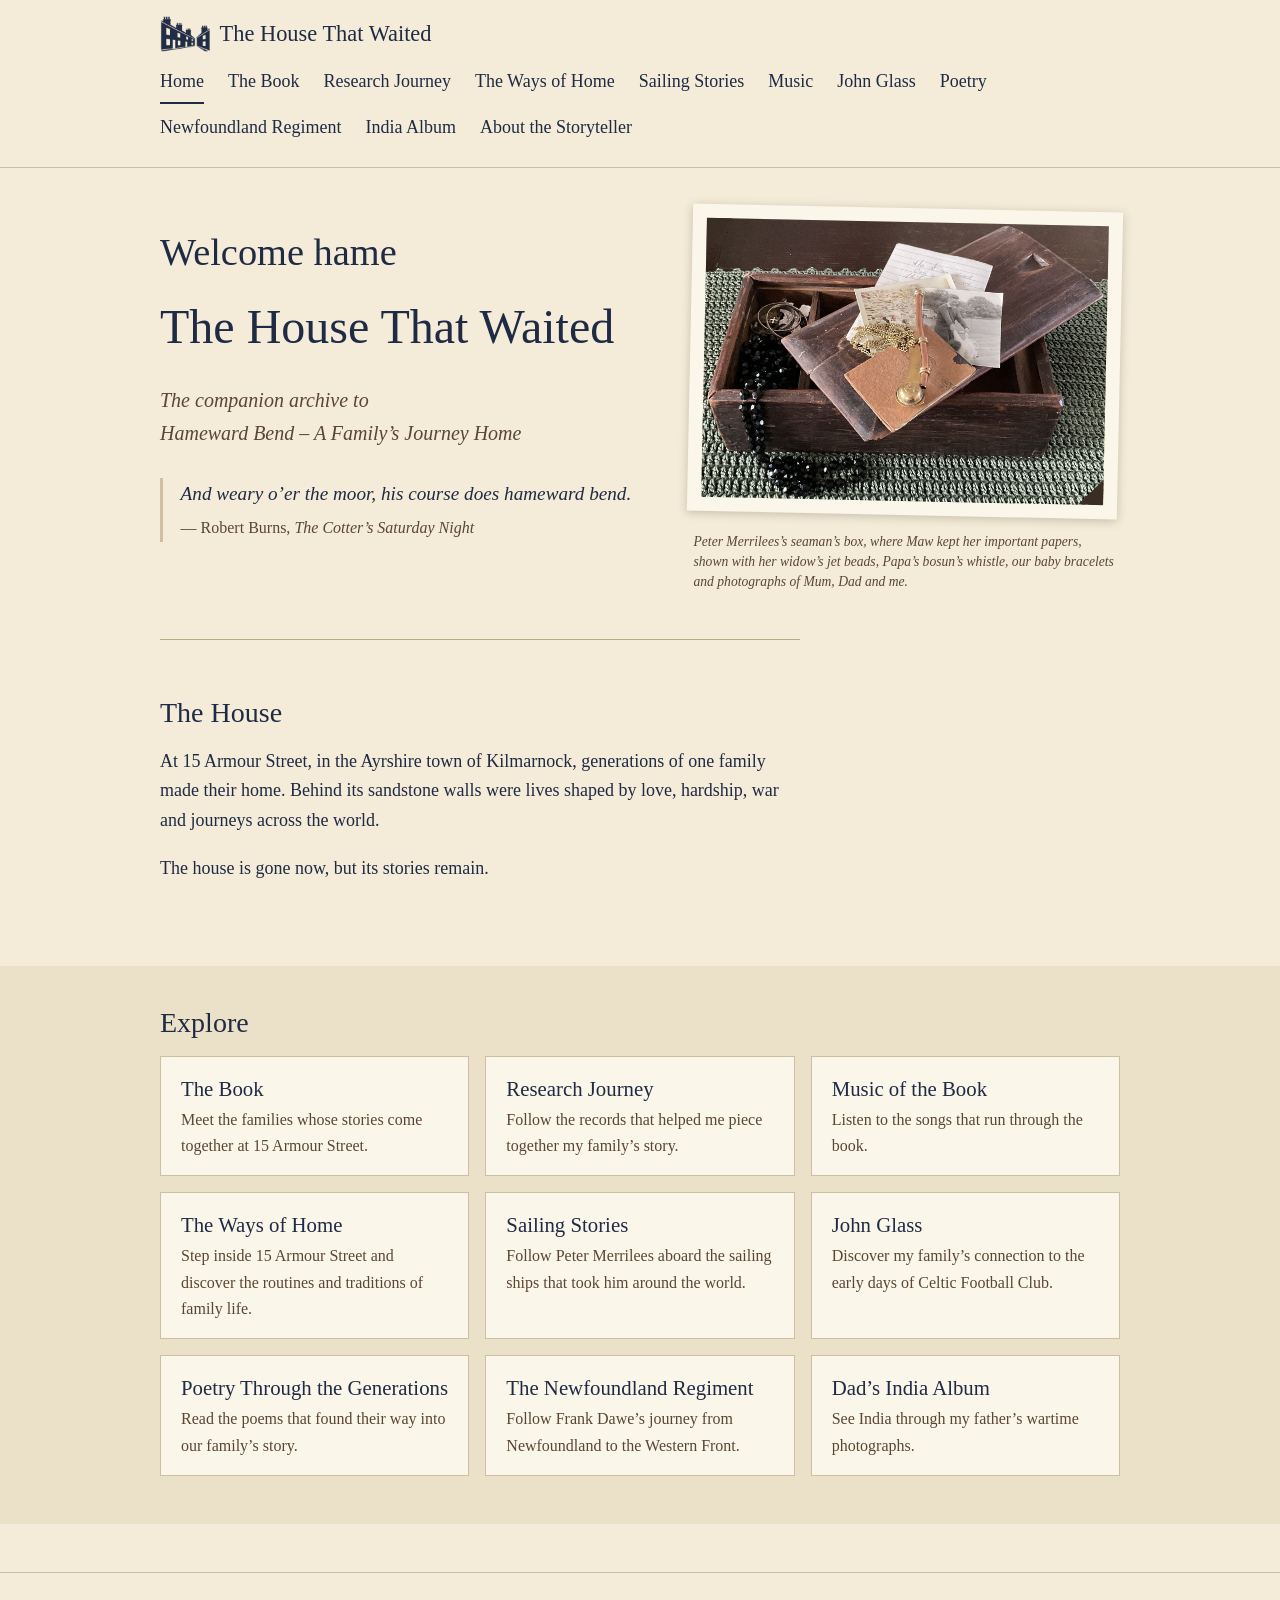
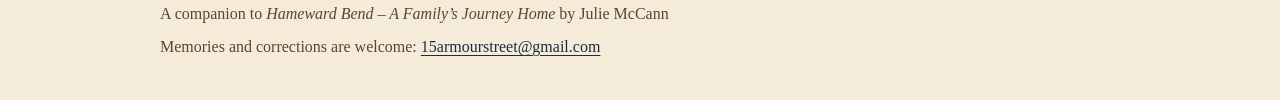
<file: index.html>
<!DOCTYPE html>
<html lang="en-AU">
<head>
  <meta charset="utf-8">
  <meta name="viewport" content="width=device-width, initial-scale=1">
  <meta name="robots" content="noindex, nofollow">
  <!-- EDIT HERE: page title and description (shown in browser tabs and link previews) -->
  <title>The House That Waited</title>
  <meta name="description" content="A companion website for Hameward Bend – A Family’s Journey Home.">
  <link rel="stylesheet" href="css/styles.css">
  <link rel="icon" href="favicon.ico" sizes="any">
  <link rel="icon" type="image/png" sizes="32x32" href="favicon-32x32.png">
  <link rel="apple-touch-icon" href="apple-touch-icon.png">
  <script src="js/main.js" defer></script>
</head>
<body id="top" data-page="home">
  <a class="skip-link" href="#main">Skip to main content</a>

  <!-- Shared header and nav: keep identical on every page. Only list pages that exist. -->
  <header class="site-header">
    <div class="container header-inner">
      <a class="brand" href="./"><img class="brand-mark" src="assets/images/logo/armour-street-mark.png" alt="" width="150" height="108"> The House That Waited</a>
      <nav class="site-nav" aria-label="Main">
        <ul class="nav-list">
          <li><a href="./" aria-current="page">Home</a></li>
          <li><a href="the-book/">The Book</a></li>
          <li><a href="research-journey/">Research Journey</a></li>
          <li><a href="the-ways-of-home/">The Ways of Home</a></li>
          <li><a href="sailing-stories/">Sailing Stories</a></li>
          <li><a href="music/">Music</a></li>
          <li><a href="john-glass/">John Glass</a></li>
          <li><a href="poetry/">Poetry</a></li>
          <li><a href="newfoundland-regiment/">Newfoundland Regiment</a></li>
          <li><a href="india-album/">India Album</a></li>
          <li><a href="about-the-storyteller/">About the Storyteller</a></li>
        </ul>
      </nav>
    </div>
  </header>

  <main id="main" tabindex="-1">

    <section class="hero" aria-labelledby="hero-heading">
      <div class="container hero-inner">
        <div class="hero-text">
          <!-- EDIT HERE: "Welcome hame" sits above the title at Julie's request (22 Nov 2026). -->
          <p class="welcome">Welcome hame</p>
          <h1 id="hero-heading">The House That Waited</h1>
          <!-- EDIT HERE: subtitle -->
          <p class="hero-subtitle">The companion archive to <em>Hameward Bend – A Family’s Journey Home</em></p>
          <!-- EDIT HERE: Burns epigraph -->
          <figure class="epigraph">
            <blockquote><p>And weary o’er the moor, his course does hameward bend.</p></blockquote>
            <figcaption>&mdash; Robert Burns, <em>The Cotter’s Saturday Night</em></figcaption>
          </figure>
        </div>

        <!-- EDIT HERE: hero photograph (the wooden box). Photo is 1600x1109; alt text describes what is visible. -->
        <figure class="hero-photo">
          <div class="photo-frame photo-frame-img">
            <img src="assets/images/wooden-box-open-lid-hero.jpg" alt="An old dark wooden box with its lid slid partly open, on a green knitted mat. On the lid lie a brass whistle, a small tan notebook, a gold chain, two old photographs and a handwritten note. A string of black beads hangs over the front of the box." width="1600" height="1109">
          </div>
          <figcaption class="photo-credit"><em>Peter Merrilees’s seaman’s box, where Maw kept her important papers, shown with her widow’s jet beads, Papa’s bosun’s whistle, our baby bracelets and photographs of Mum, Dad and me.</em></figcaption>
        </figure>
      </div>
    </section>

    <!-- EDIT HERE: The House (Julie's own words; "it's" corrected to "its", Patrick to mention to Julie) -->
    <section class="house" aria-labelledby="house-heading">
      <div class="container">
        <div class="house-body">
          <h2 id="house-heading">The House</h2>
          <p>At 15 Armour Street, in the Ayrshire town of Kilmarnock, generations of one family made their home. Behind its sandstone walls were lives shaped by love, hardship, war and journeys across the world.</p>
          <p>The house is gone now, but its stories remain.</p>
        </div>
      </div>
    </section>

    <section class="doors" aria-labelledby="doors-heading">
      <div class="container">
        <h2 id="doors-heading">Explore</h2>
        <!-- EDIT HERE: the nine doors (three columns on a wide screen). Each live door is a link with Julie's one-sentence description under it (22 Nov 2026).
             A door still being prepared has no link at all.
             To switch one on later: replace its <h3> text with <a href="NEW-PAGE/">Title</a>, change the class to
             "door door-live", and put its description in the paragraph. -->
        <ul class="door-grid">
          <li class="door door-live">
            <h3><a href="the-book/">The Book</a></h3>
            <p class="door-status">Meet the families whose stories come together at 15 Armour Street.</p>
          </li>
          <li class="door door-live">
            <h3><a href="research-journey/">Research Journey</a></h3>
            <p class="door-status">Follow the records that helped me piece together my family’s story.</p>
          </li>
          <li class="door door-live">
            <h3><a href="music/">Music of the Book</a></h3>
            <p class="door-status">Listen to the songs that run through the book.</p>
          </li>
          <li class="door door-live">
            <h3><a href="the-ways-of-home/">The Ways of Home</a></h3>
            <p class="door-status">Step inside 15 Armour Street and discover the routines and traditions of family life.</p>
          </li>
          <li class="door door-live">
            <h3><a href="sailing-stories/">Sailing Stories</a></h3>
            <p class="door-status">Follow Peter Merrilees aboard the sailing ships that took him around the world.</p>
          </li>
          <li class="door door-live">
            <h3><a href="john-glass/">John Glass</a></h3>
            <p class="door-status">Discover my family’s connection to the early days of Celtic Football Club.</p>
          </li>
          <li class="door door-live">
            <h3><a href="poetry/">Poetry Through the Generations</a></h3>
            <p class="door-status">Read the poems that found their way into our family’s story.</p>
          </li>
          <li class="door door-live">
            <h3><a href="newfoundland-regiment/">The Newfoundland Regiment</a></h3>
            <p class="door-status">Follow Frank Dawe’s journey from Newfoundland to the Western Front.</p>
          </li>
          <li class="door door-live">
            <h3><a href="india-album/">Dad’s India Album</a></h3>
            <p class="door-status">See India through my father’s wartime photographs.</p>
          </li>
        </ul>
      </div>
    </section>
  </main>

  <!-- Shared footer: keep identical on every page. -->
  <!-- [ footer wording — Julie to confirm ] -->
  <footer class="site-footer">
    <div class="container">
      <p>A companion to <em>Hameward Bend – A Family’s Journey Home</em> by Julie McCann</p>
      <p>Memories and corrections are welcome: <a href="mailto:15armourstreet@gmail.com" target="_blank" rel="noopener">15armourstreet@gmail.com<span class="visually-hidden"> (opens in a new tab)</span></a></p>
    </div>
  </footer>
</body>
</html>
</file>
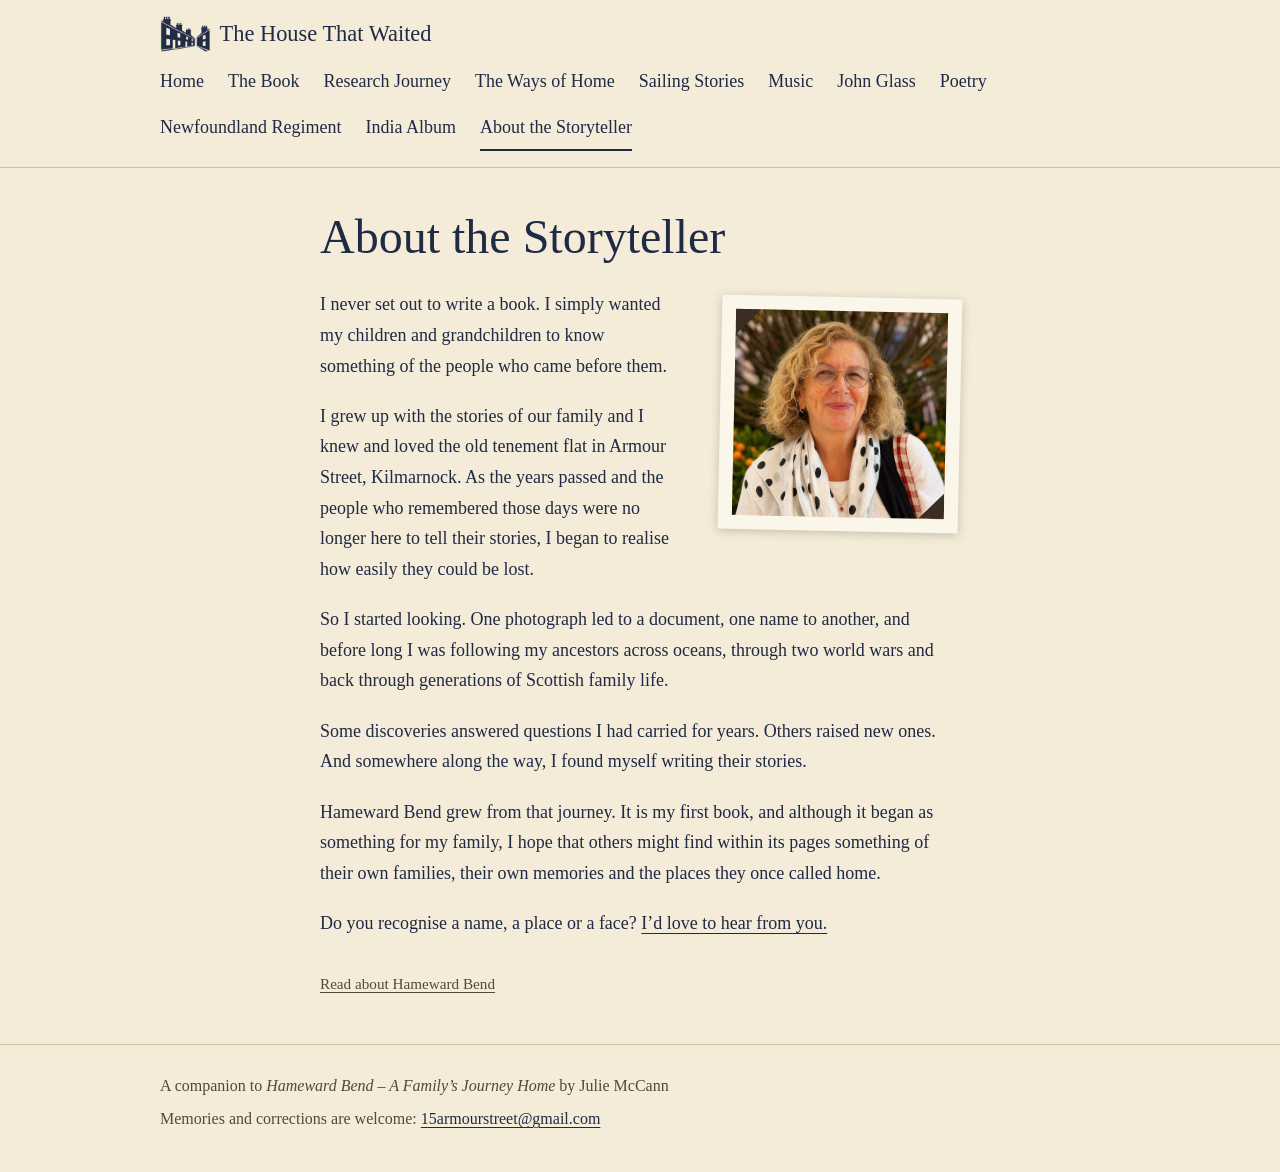
<file: about-the-storyteller/index.html>
<!DOCTYPE html>
<html lang="en-AU">
<head>
  <meta charset="utf-8">
  <meta name="viewport" content="width=device-width, initial-scale=1">
  <meta name="robots" content="noindex, nofollow">
  <!-- EDIT HERE: page title and description (shown in browser tabs and link previews) -->
  <title>About the Storyteller | The House That Waited</title>
  <meta name="description" content="About Julie McCann, author of Hameward Bend – A Family’s Journey Home.">
  <link rel="stylesheet" href="../css/styles.css">
  <link rel="icon" href="../favicon.ico" sizes="any">
  <link rel="icon" type="image/png" sizes="32x32" href="../favicon-32x32.png">
  <link rel="apple-touch-icon" href="../apple-touch-icon.png">
  <script src="../js/main.js" defer></script>
</head>
<body id="top" data-page="about">
  <a class="skip-link" href="#main">Skip to main content</a>

  <!-- Shared header and nav: keep identical on every page. Only list pages that exist. -->
  <header class="site-header">
    <div class="container header-inner">
      <a class="brand" href="../"><img class="brand-mark" src="../assets/images/logo/armour-street-mark.png" alt="" width="150" height="108"> The House That Waited</a>
      <nav class="site-nav" aria-label="Main">
        <ul class="nav-list">
          <li><a href="../">Home</a></li>
          <li><a href="../the-book/">The Book</a></li>
          <li><a href="../research-journey/">Research Journey</a></li>
          <li><a href="../the-ways-of-home/">The Ways of Home</a></li>
          <li><a href="../sailing-stories/">Sailing Stories</a></li>
          <li><a href="../music/">Music</a></li>
          <li><a href="../john-glass/">John Glass</a></li>
          <li><a href="../poetry/">Poetry</a></li>
          <li><a href="../newfoundland-regiment/">Newfoundland Regiment</a></li>
          <li><a href="../india-album/">India Album</a></li>
          <li><a href="../about-the-storyteller/" aria-current="page">About the Storyteller</a></li>
        </ul>
      </nav>
    </div>
  </header>

  <main id="main" tabindex="-1">

    <div class="container chapter about">
      <h1 id="about-title">About the Storyteller</h1>

      <!-- EDIT HERE: portrait (677x660). Alt text describes what is visible. -->
      <!-- Julie confirmed Nov 3: the warm portrait is the one she wants. -->
      <figure class="about-photo">
        <div class="photo-frame photo-frame-img">
          <img src="../assets/images/storyteller/julie-portrait.jpg" alt="Julie McCann, smiling, with curly fair hair and glasses, wearing a white scarf with black polka dots." width="1000" height="971">
        </div>
      </figure>

      <!-- EDIT HERE: Julie's own words, first person -->
      <div class="about-text">
        <p>I never set out to write a book. I simply wanted my children and grandchildren to know something of the people who came before them.</p>
        <p>I grew up with the stories of our family and I knew and loved the old tenement flat in Armour Street, Kilmarnock. As the years passed and the people who remembered those days were no longer here to tell their stories, I began to realise how easily they could be lost.</p>
        <p>So I started looking. One photograph led to a document, one name to another, and before long I was following my ancestors across oceans, through two world wars and back through generations of Scottish family life.</p>
        <p>Some discoveries answered questions I had carried for years. Others raised new ones. And somewhere along the way, I found myself writing their stories.</p>
        <p>Hameward Bend grew from that journey. It is my first book, and although it began as something for my family, I hope that others might find within its pages something of their own families, their own memories and the places they once called home.</p>
        <p>Do you recognise a name, a place or a face? <a href="mailto:15armourstreet@gmail.com" target="_blank" rel="noopener">I’d love to hear from you.<span class="visually-hidden"> (opens in a new tab)</span></a></p>
      </div>

      <!-- EDIT HERE: link back to the book -->
      <p class="about-end"><a href="../the-book/">Read about Hameward Bend</a></p>
    </div>
  </main>

  <!-- Shared footer: keep identical on every page. -->
  <!-- [ footer wording — Julie to confirm ] -->
  <footer class="site-footer">
    <div class="container">
      <p>A companion to <em>Hameward Bend – A Family’s Journey Home</em> by Julie McCann</p>
      <p>Memories and corrections are welcome: <a href="mailto:15armourstreet@gmail.com" target="_blank" rel="noopener">15armourstreet@gmail.com<span class="visually-hidden"> (opens in a new tab)</span></a></p>
    </div>
  </footer>
</body>
</html>
</file>
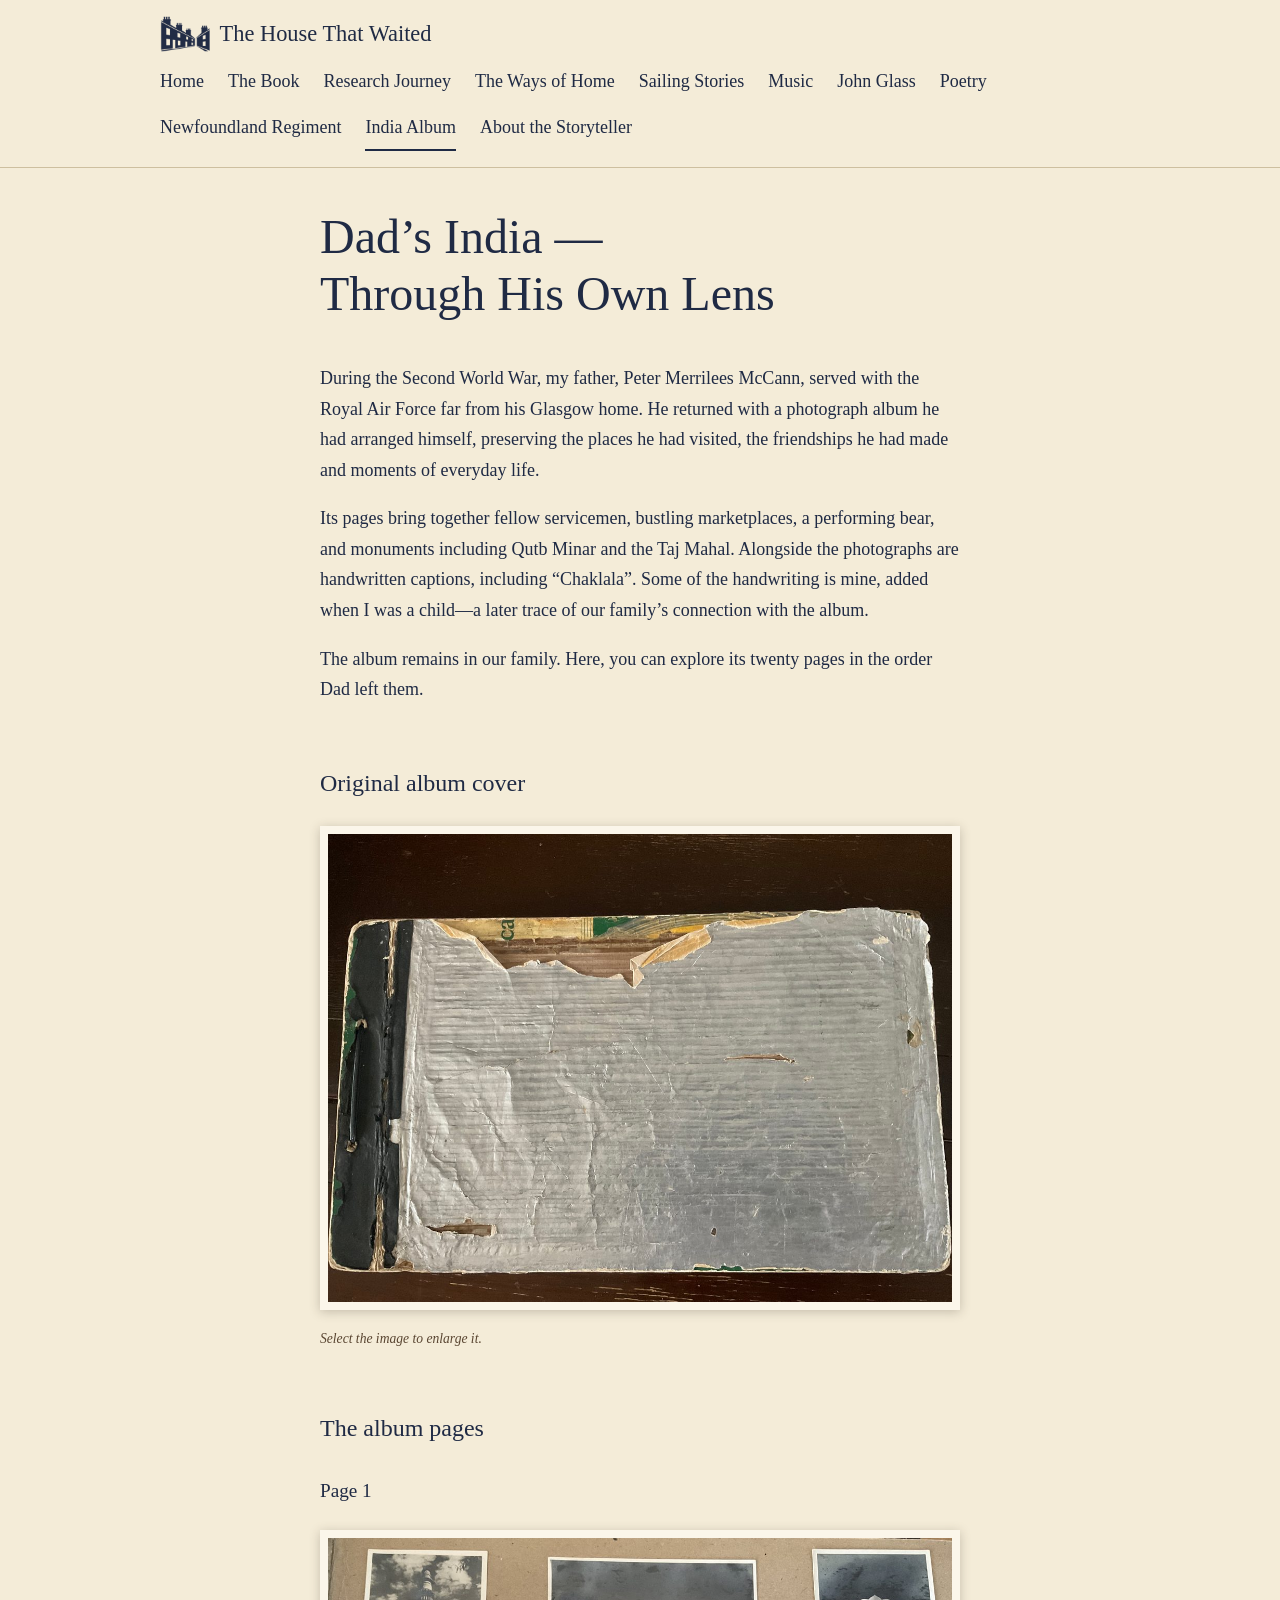
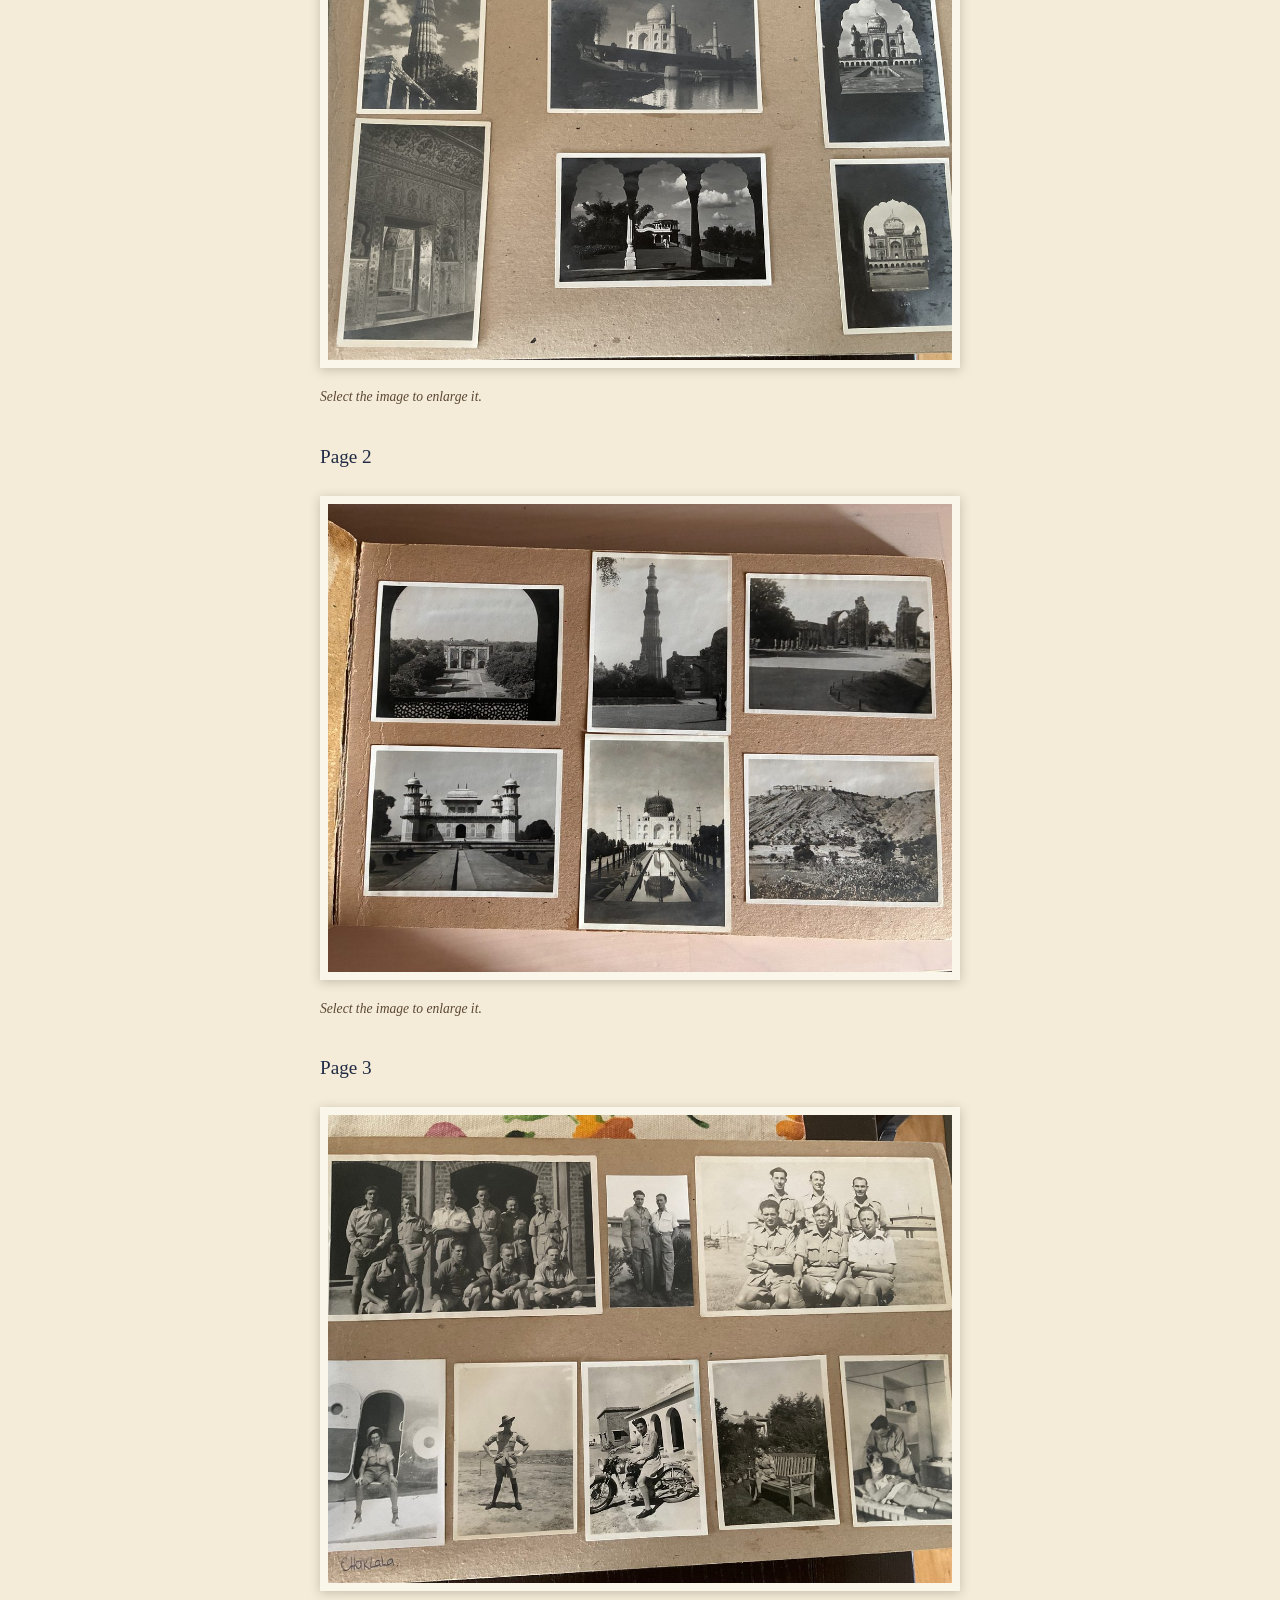
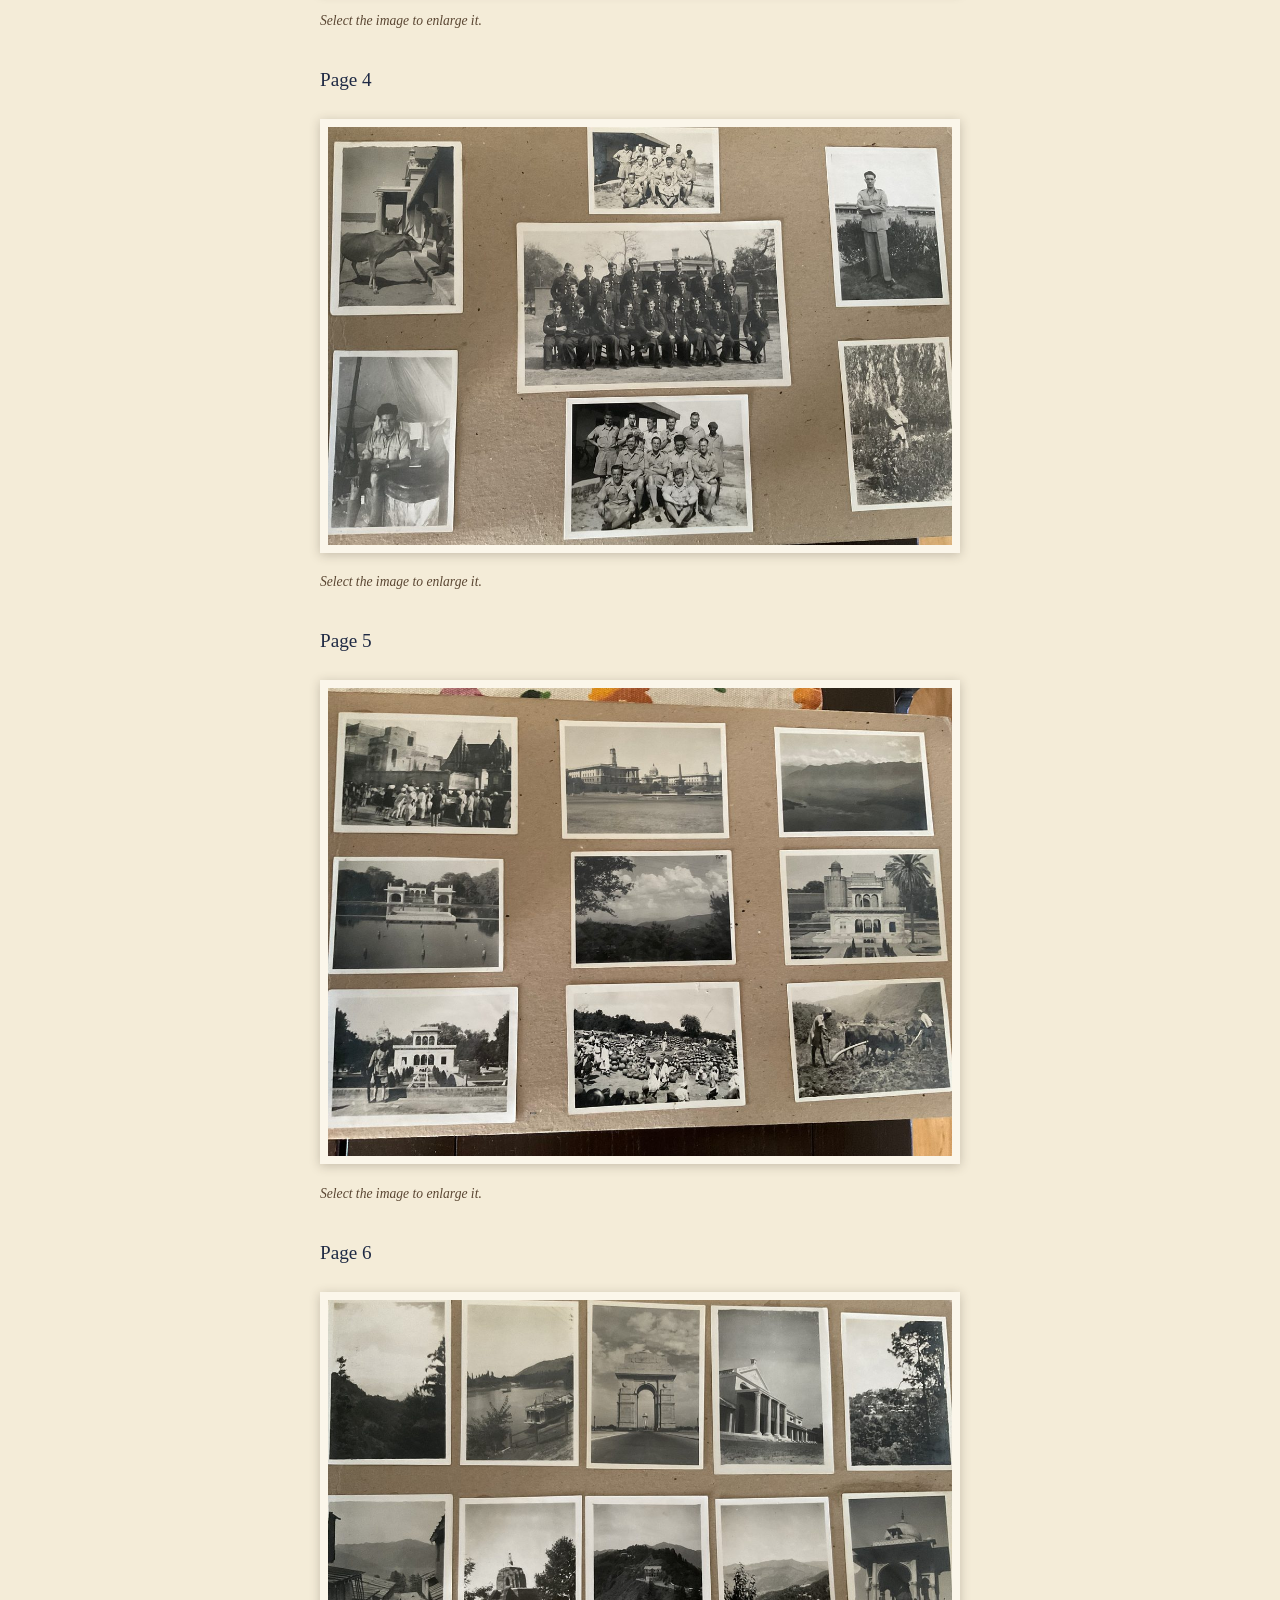
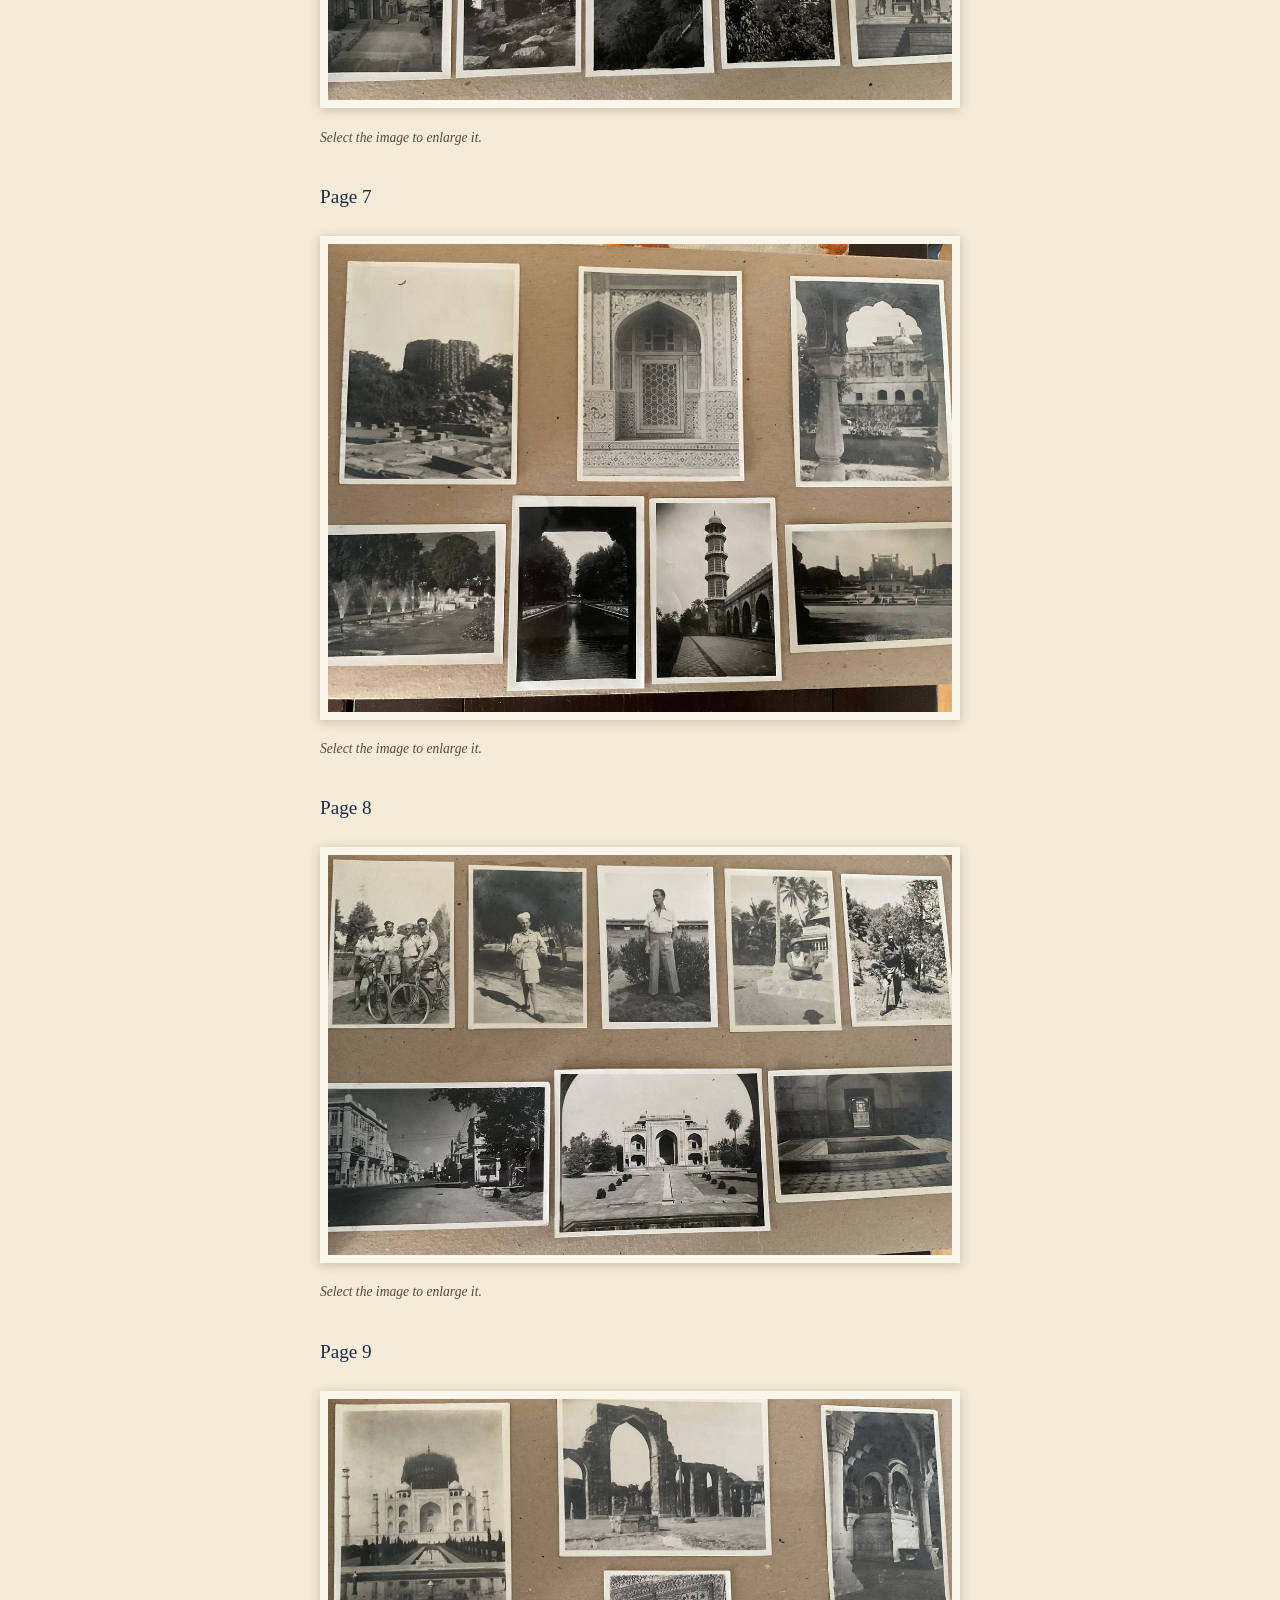
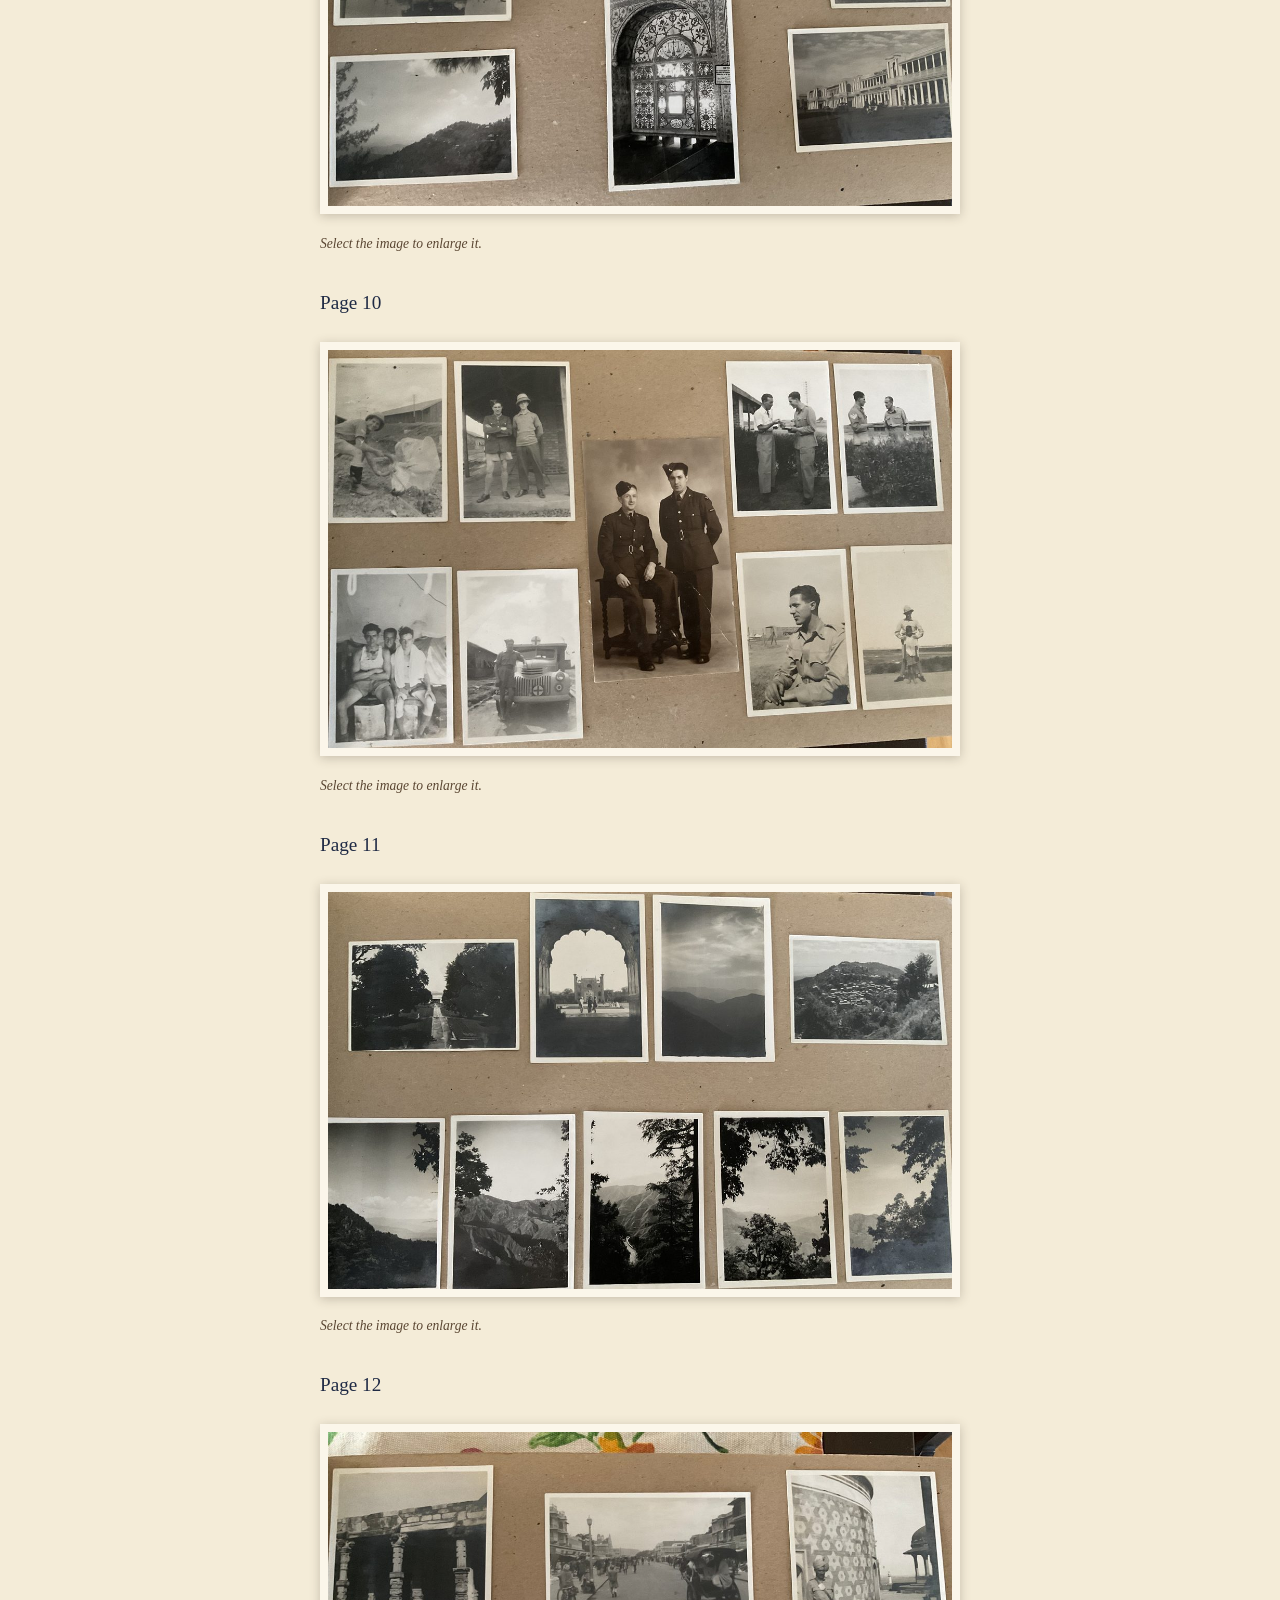
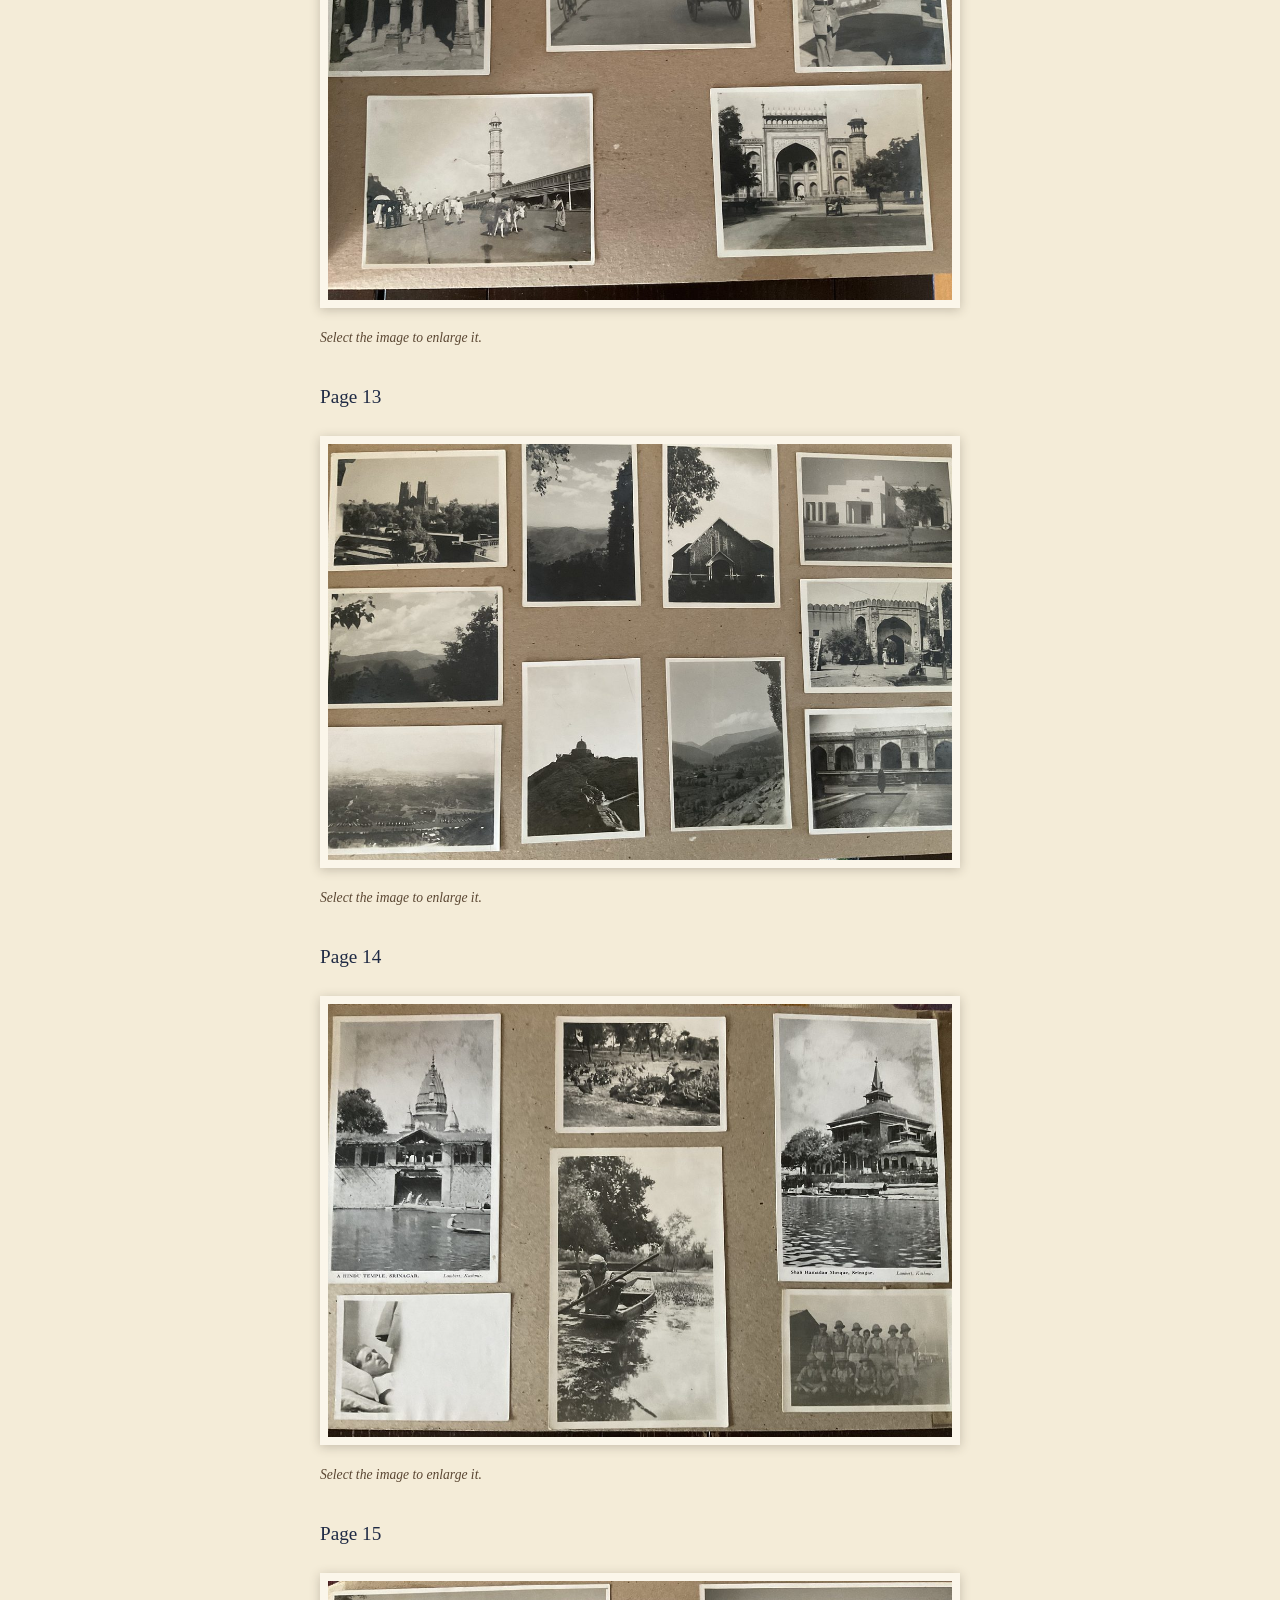
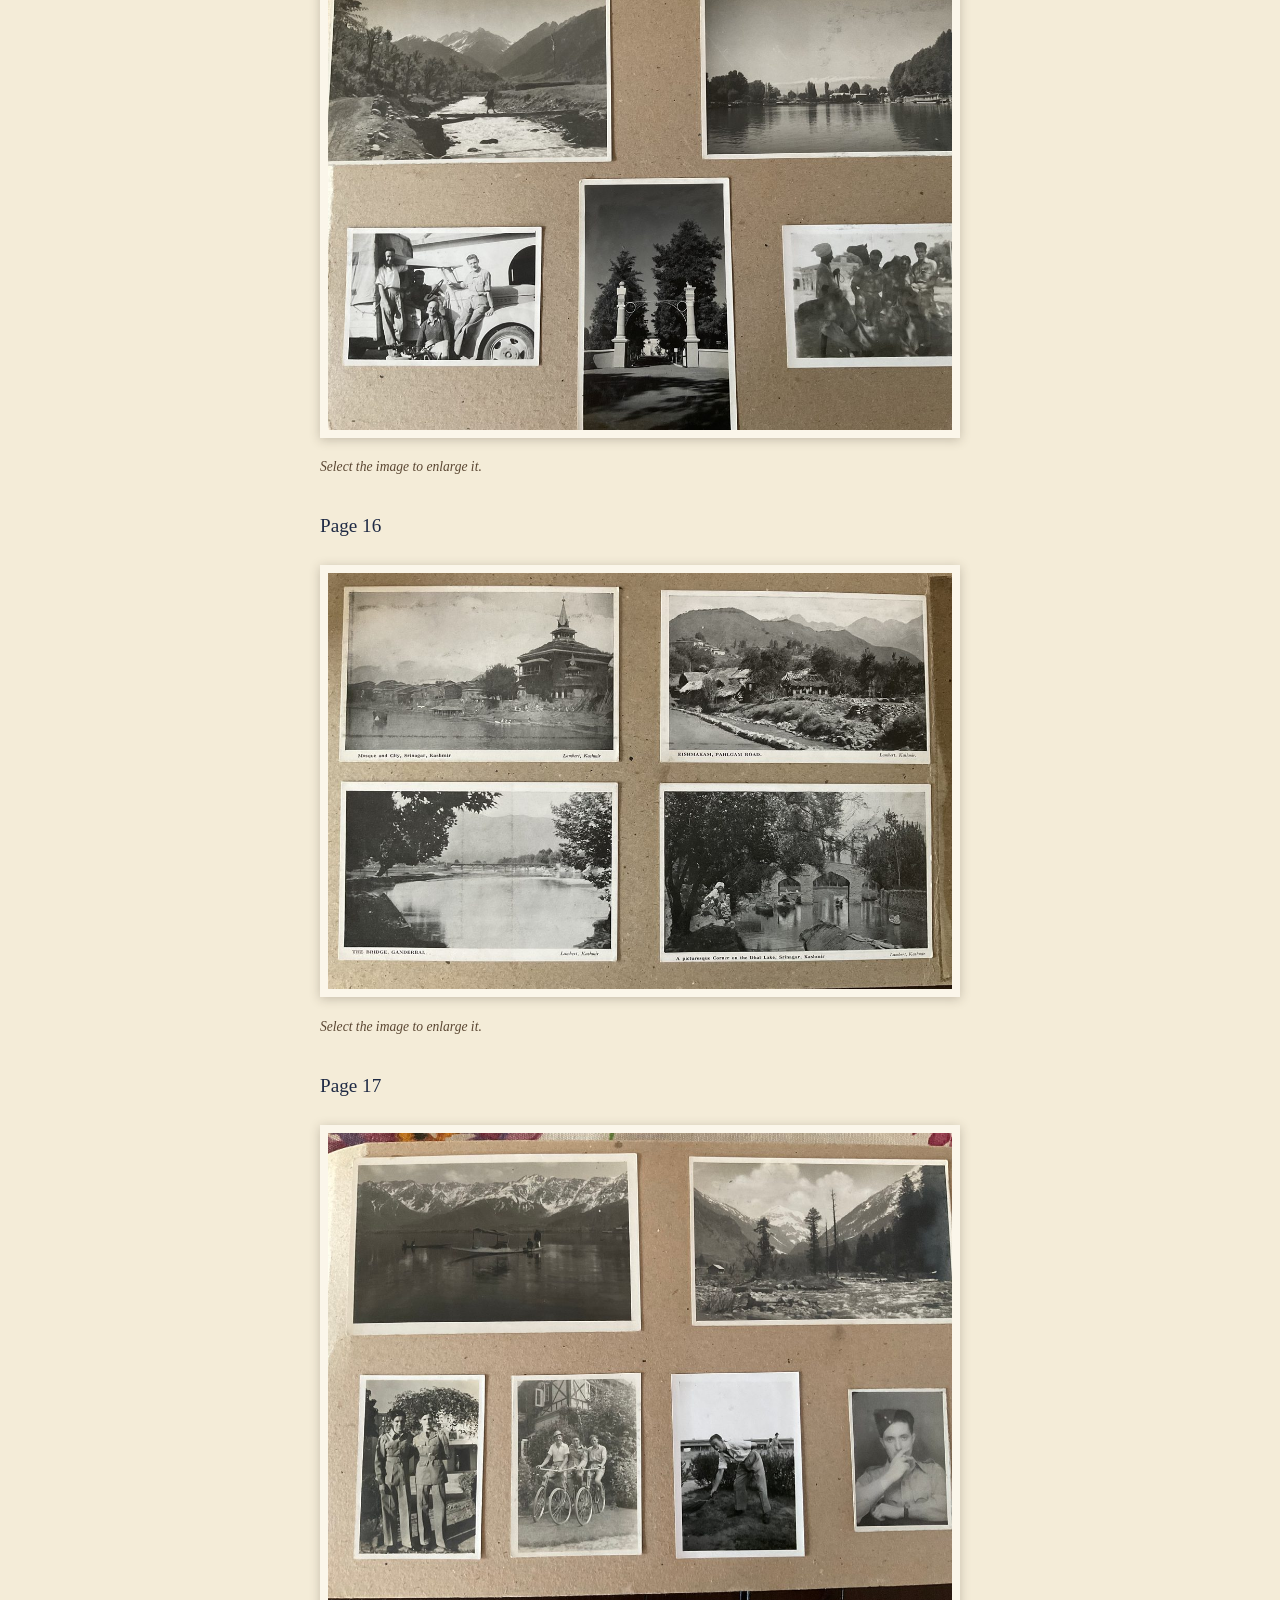
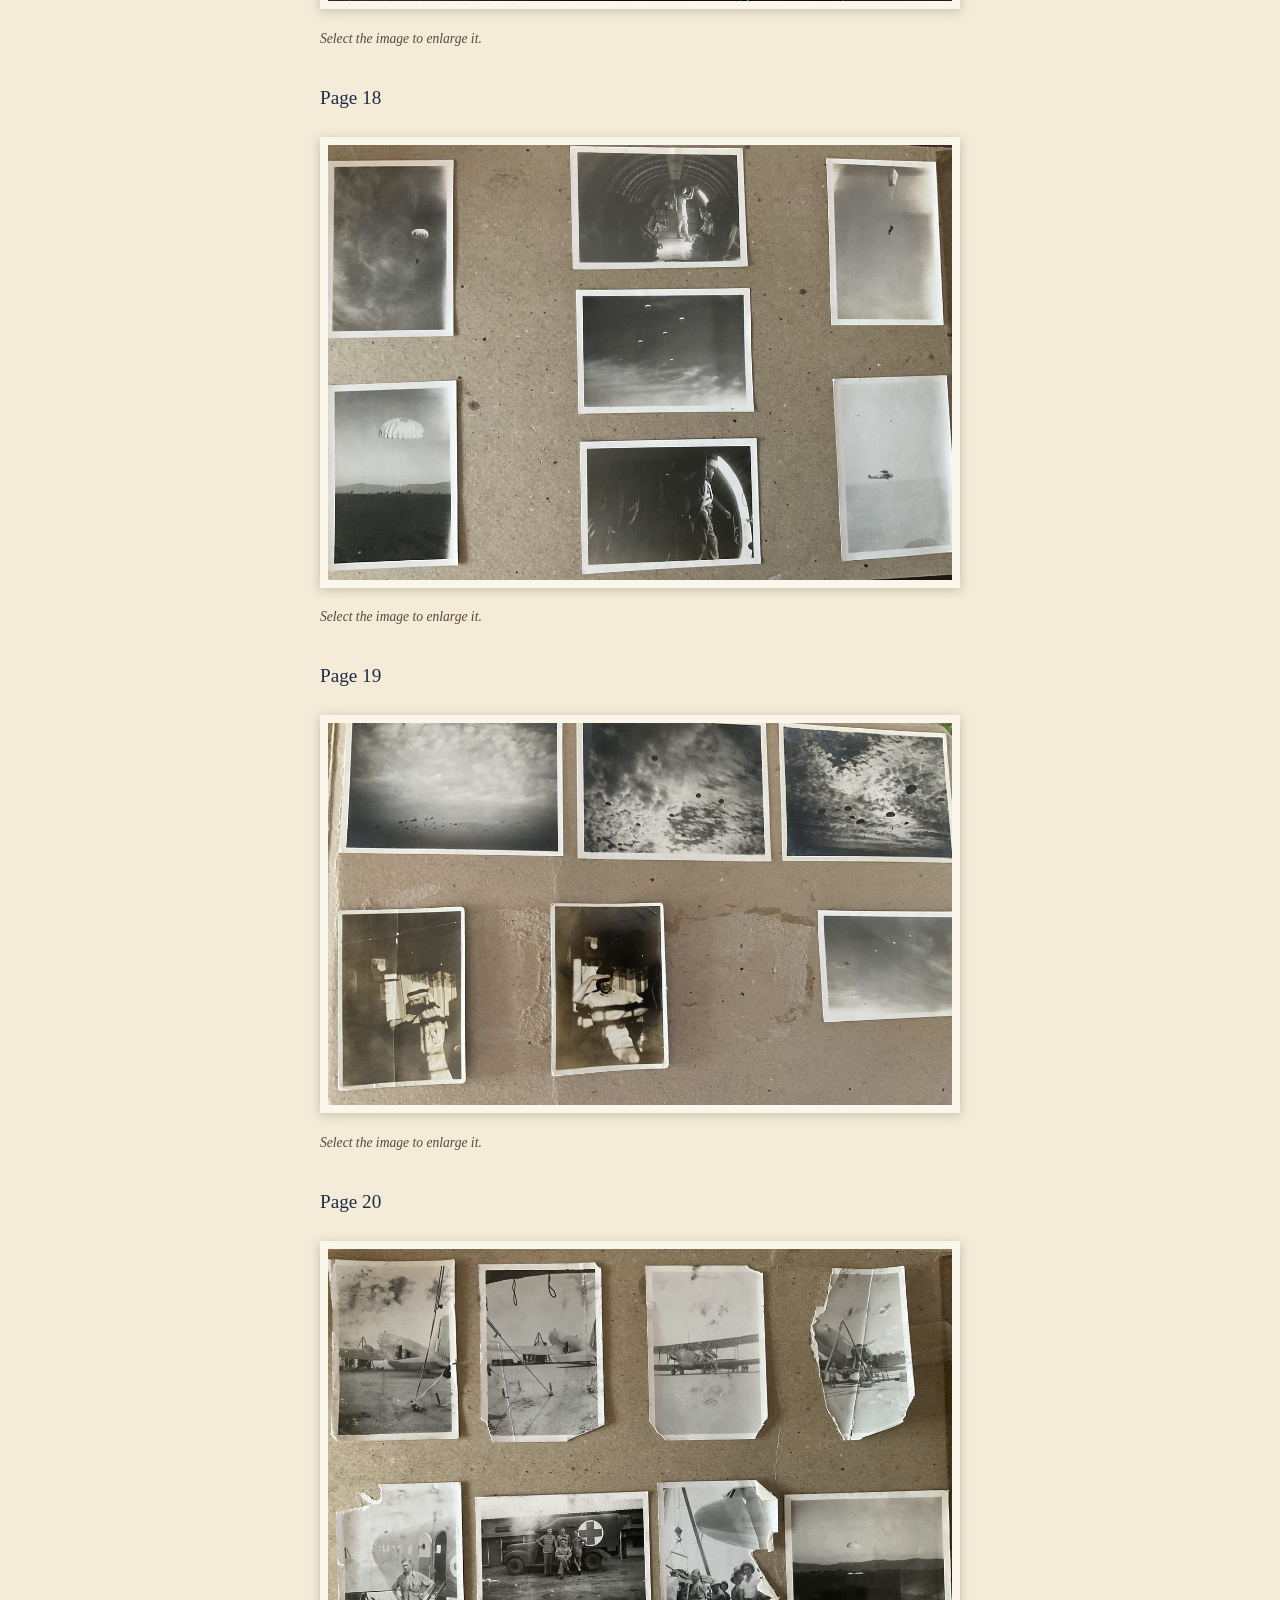
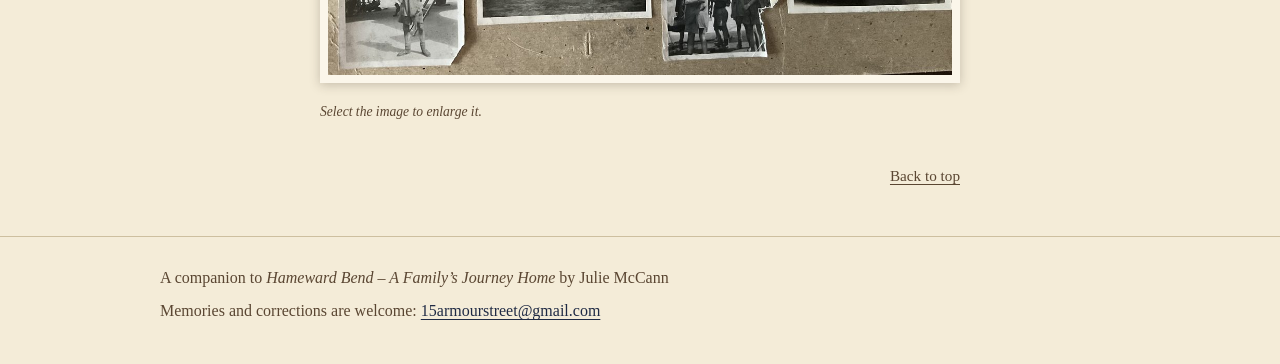
<file: india-album/index.html>
<!DOCTYPE html>
<html lang="en-AU">
<head>
  <meta charset="utf-8">
  <meta name="viewport" content="width=device-width, initial-scale=1">
  <meta name="robots" content="noindex, nofollow">
  <!-- EDIT HERE: page title and description (shown in browser tabs and link previews) -->
  <title>Dad’s India — Through His Own Lens | The House That Waited</title>
  <meta name="description" content="A Royal Air Force photograph album from the Second World War: the pages of Dad’s India album, in the order he left them.">
  <link rel="stylesheet" href="../css/styles.css">
  <link rel="icon" href="../favicon.ico" sizes="any">
  <link rel="icon" type="image/png" sizes="32x32" href="../favicon-32x32.png">
  <link rel="apple-touch-icon" href="../apple-touch-icon.png">
  <script src="../js/main.js" defer></script>
</head>
<body id="top" data-page="india-album">
  <a class="skip-link" href="#main">Skip to main content</a>

  <!-- Shared header and nav: keep identical on every page. Only list pages that exist. -->
  <header class="site-header">
    <div class="container header-inner">
      <a class="brand" href="../"><img class="brand-mark" src="../assets/images/logo/armour-street-mark.png" alt="" width="150" height="108"> The House That Waited</a>
      <nav class="site-nav" aria-label="Main">
        <ul class="nav-list">
          <li><a href="../">Home</a></li>
          <li><a href="../the-book/">The Book</a></li>
          <li><a href="../research-journey/">Research Journey</a></li>
          <li><a href="../the-ways-of-home/">The Ways of Home</a></li>
          <li><a href="../sailing-stories/">Sailing Stories</a></li>
          <li><a href="../music/">Music</a></li>
          <li><a href="../john-glass/">John Glass</a></li>
          <li><a href="../poetry/">Poetry</a></li>
          <li><a href="../newfoundland-regiment/">Newfoundland Regiment</a></li>
          <li><a href="../india-album/" aria-current="page">India Album</a></li>
          <li><a href="../about-the-storyteller/">About the Storyteller</a></li>
        </ul>
      </nav>
    </div>
  </header>

  <main id="main" tabindex="-1">

    <section class="chapter-head" aria-labelledby="india-title">
      <div class="container chapter">
        <!-- EDIT HERE: page heading -->
        <h1 id="india-title">Dad’s India — Through His Own Lens</h1>
      </div>
    </section>

    <div class="container chapter">
      <article class="research-text">

        <!-- EDIT HERE: Julie's own words, Dads_India_211126.docx (21 Nov 2026). The "Trial page" headings in that file were layout tests and are not published. -->

        <section class="research-section" aria-label="Introduction">
          <p>During the Second World War, my father, Peter Merrilees McCann, served with the Royal Air Force far from his Glasgow home. He returned with a photograph album he had arranged himself, preserving the places he had visited, the friendships he had made and moments of everyday life.</p>
          <p>Its pages bring together fellow servicemen, bustling marketplaces, a performing bear, and monuments including Qutb Minar and the Taj Mahal. Alongside the photographs are handwritten captions, including “Chaklala”. Some of the handwriting is mine, added when I was a child—a later trace of our family’s connection with the album.</p>
          <p>The album remains in our family. Here, you can explore its twenty pages in the order Dad left them.</p>
        </section>

        <section class="research-section" aria-labelledby="album-cover">
          <h2 id="album-cover">Original album cover</h2>
          <figure class="record-figure">
            <a class="photo-frame photo-frame-img photo-frame-record" href="../assets/images/india-album/album-cover-large.jpg" aria-label="View larger image of the album cover">
              <img src="../assets/images/india-album/album-cover.jpg" alt="The front cover of the old photograph album, lying on a table: worn grey-silver paper peeling away from the board to show brown card beneath, with a black cloth spine strip on the left." width="1200" height="900" loading="lazy" decoding="async">
            </a>
            <p class="photo-credit"><em>Select the image to enlarge it.</em></p>
          </figure>
        </section>

        <!-- EDIT HERE: the album pages, one figure each, in album order. Page images are 1200px wide and link to a 2400px twin. No captions beyond Julie's text. -->
        <section class="research-section" aria-labelledby="album-pages">
          <h2 id="album-pages">The album pages</h2>

          <h3 id="page-1">Page 1</h3>
          <figure class="record-figure">
            <a class="photo-frame photo-frame-img photo-frame-record" href="../assets/images/india-album/album-page-01-large.jpg" aria-label="View larger image of album page 1">
              <img src="../assets/images/india-album/album-page-01.jpg" alt="Six black-and-white photographs on a brown album page: the Qutb Minar seen from below against clouds, the Taj Mahal beside a river, a carved and painted interior doorway, a view through three scalloped arches to a pavilion, and two views of a domed tomb framed by an arched opening." width="1200" height="811" loading="lazy" decoding="async">
            </a>
            <p class="photo-credit"><em>Select the image to enlarge it.</em></p>
          </figure>

          <h3 id="page-2">Page 2</h3>
          <figure class="record-figure">
            <a class="photo-frame photo-frame-img photo-frame-record" href="../assets/images/india-album/album-page-02-large.jpg" aria-label="View larger image of album page 2">
              <img src="../assets/images/india-album/album-page-02.jpg" alt="Six black-and-white photographs on a brown album page: a gateway seen through an arch, the Qutb Minar, ruined arches, a small tomb with corner turrets, the Taj Mahal with scaffolding on its dome seen across a long pool, and a fort on a hilltop." width="1200" height="900" loading="lazy" decoding="async">
            </a>
            <p class="photo-credit"><em>Select the image to enlarge it.</em></p>
          </figure>

          <h3 id="page-3">Page 3</h3>
          <figure class="record-figure">
            <a class="photo-frame photo-frame-img photo-frame-record" href="../assets/images/india-album/album-page-03-large.jpg" aria-label="View larger image of album page 3">
              <img src="../assets/images/india-album/album-page-03.jpg" alt="Eight black-and-white photographs of servicemen in tropical uniform on a brown album page: a group by a brick arcade, two men standing together, a seated group of six, a man sitting in the open door of an aircraft, a man in a slouch hat, a man on a motorcycle, a man on a garden bench and a man treating another lying on a bed. “Chaklala” is handwritten at the lower left." width="1200" height="900" loading="lazy" decoding="async">
            </a>
            <p class="photo-credit"><em>Select the image to enlarge it.</em></p>
          </figure>

          <h3 id="page-4">Page 4</h3>
          <figure class="record-figure">
            <a class="photo-frame photo-frame-img photo-frame-record" href="../assets/images/india-album/album-page-04-large.jpg" aria-label="View larger image of album page 4">
              <img src="../assets/images/india-album/album-page-04.jpg" alt="Nine black-and-white photographs on a brown album page, mostly of servicemen: a large formation of about thirty men, a smaller seated group, a man at a desk in a tent, a man standing alone, a man among trees and an animal beside a building." width="1200" height="803" loading="lazy" decoding="async">
            </a>
            <p class="photo-credit"><em>Select the image to enlarge it.</em></p>
          </figure>

          <h3 id="page-5">Page 5</h3>
          <figure class="record-figure">
            <a class="photo-frame photo-frame-img photo-frame-record" href="../assets/images/india-album/album-page-05-large.jpg" aria-label="View larger image of album page 5">
              <img src="../assets/images/india-album/album-page-05.jpg" alt="Nine black-and-white photographs on a brown album page: a crowded street, a government building across a lawn, mountains, a garden pavilion beside a pool, a hillside view under clouds, an ornate building with a palm tree, a market crowd and men ploughing with oxen." width="1200" height="900" loading="lazy" decoding="async">
            </a>
            <p class="photo-credit"><em>Select the image to enlarge it.</em></p>
          </figure>

          <h3 id="page-6">Page 6</h3>
          <figure class="record-figure">
            <a class="photo-frame photo-frame-img photo-frame-record" href="../assets/images/india-album/album-page-06-large.jpg" aria-label="View larger image of album page 6">
              <img src="../assets/images/india-album/album-page-06.jpg" alt="Ten black-and-white photographs on a brown album page of hill country and buildings: wooded slopes, a river with boats, a large arch over a road, a columned building, a small domed shrine and mountain views." width="1200" height="769" loading="lazy" decoding="async">
            </a>
            <p class="photo-credit"><em>Select the image to enlarge it.</em></p>
          </figure>

          <h3 id="page-7">Page 7</h3>
          <figure class="record-figure">
            <a class="photo-frame photo-frame-img photo-frame-record" href="../assets/images/india-album/album-page-07-large.jpg" aria-label="View larger image of album page 7">
              <img src="../assets/images/india-album/album-page-07.jpg" alt="Eight black-and-white photographs on a brown album page: a ruined brick tower among rocks, a carved arched window, a view through a scalloped arch, a garden canal with fountains, a dark pool, a minaret beside a long arcade and a distant domed building." width="1200" height="900" loading="lazy" decoding="async">
            </a>
            <p class="photo-credit"><em>Select the image to enlarge it.</em></p>
          </figure>

          <h3 id="page-8">Page 8</h3>
          <figure class="record-figure">
            <a class="photo-frame photo-frame-img photo-frame-record" href="../assets/images/india-album/album-page-08-large.jpg" aria-label="View larger image of album page 8">
              <img src="../assets/images/india-album/album-page-08.jpg" alt="Eight black-and-white photographs on a brown album page: servicemen with bicycles, men standing outdoors, a seated man by palm trees, a street of buildings, a domed gateway at the end of a garden path and a stone courtyard with a pool." width="1200" height="768" loading="lazy" decoding="async">
            </a>
            <p class="photo-credit"><em>Select the image to enlarge it.</em></p>
          </figure>

          <h3 id="page-9">Page 9</h3>
          <figure class="record-figure">
            <a class="photo-frame photo-frame-img photo-frame-record" href="../assets/images/india-album/album-page-09-large.jpg" aria-label="View larger image of album page 9">
              <img src="../assets/images/india-album/album-page-09.jpg" alt="Six black-and-white photographs on a brown album page: the Taj Mahal reflected in its pool, ruined arches, a carved interior, hills under a dark sky, an ornate carved window screen and a long white colonnaded building." width="1200" height="784" loading="lazy" decoding="async">
            </a>
            <p class="photo-credit"><em>Select the image to enlarge it.</em></p>
          </figure>

          <h3 id="page-10">Page 10</h3>
          <figure class="record-figure">
            <a class="photo-frame photo-frame-img photo-frame-record" href="../assets/images/india-album/album-page-10-large.jpg" aria-label="View larger image of album page 10">
              <img src="../assets/images/india-album/album-page-10.jpg" alt="Ten black-and-white photographs on a brown album page, mostly of servicemen: men standing and reading, a formal studio portrait of two men in dark uniforms, men seated on a step, a truck with a red cross, a man seated and a man standing in open country." width="1200" height="766" loading="lazy" decoding="async">
            </a>
            <p class="photo-credit"><em>Select the image to enlarge it.</em></p>
          </figure>

          <h3 id="page-11">Page 11</h3>
          <figure class="record-figure">
            <a class="photo-frame photo-frame-img photo-frame-record" href="../assets/images/india-album/album-page-11-large.jpg" aria-label="View larger image of album page 11">
              <img src="../assets/images/india-album/album-page-11.jpg" alt="Ten black-and-white photographs on a brown album page: a tree-lined garden canal, a gateway seen through a scalloped arch, mountain ranges, a hillside village and several wooded valley views." width="1200" height="763" loading="lazy" decoding="async">
            </a>
            <p class="photo-credit"><em>Select the image to enlarge it.</em></p>
          </figure>

          <h3 id="page-12">Page 12</h3>
          <figure class="record-figure">
            <a class="photo-frame photo-frame-img photo-frame-record" href="../assets/images/india-album/album-page-12-large.jpg" aria-label="View larger image of album page 12">
              <img src="../assets/images/india-album/album-page-12.jpg" alt="Five black-and-white photographs on a brown album page: a row of carved columns, a street with a rickshaw, a man in uniform standing by a patterned dome, a tall minaret with a crowd below and a large arched gateway." width="1200" height="900" loading="lazy" decoding="async">
            </a>
            <p class="photo-credit"><em>Select the image to enlarge it.</em></p>
          </figure>

          <h3 id="page-13">Page 13</h3>
          <figure class="record-figure">
            <a class="photo-frame photo-frame-img photo-frame-record" href="../assets/images/india-album/album-page-13-large.jpg" aria-label="View larger image of album page 13">
              <img src="../assets/images/india-album/album-page-13.jpg" alt="Ten black-and-white photographs on a brown album page: town rooftops with twin towers, hill and mountain views, a pitched-roof building, a white modern building, a hilltop temple, a gateway and a columned building." width="1200" height="800" loading="lazy" decoding="async">
            </a>
            <p class="photo-credit"><em>Select the image to enlarge it.</em></p>
          </figure>

          <h3 id="page-14">Page 14</h3>
          <figure class="record-figure">
            <a class="photo-frame photo-frame-img photo-frame-record" href="../assets/images/india-album/album-page-14-large.jpg" aria-label="View larger image of album page 14">
              <img src="../assets/images/india-album/album-page-14.jpg" alt="Six photographs on a brown album page, mostly printed views of Kashmir: a riverside temple and a wooden mosque on a lake (both with printed captions), a man poling a boat among reeds, a group of servicemen, an outdoor crowd and a small snapshot of a person lying down." width="1200" height="833" loading="lazy" decoding="async">
            </a>
            <p class="photo-credit"><em>Select the image to enlarge it.</em></p>
          </figure>

          <h3 id="page-15">Page 15</h3>
          <figure class="record-figure">
            <a class="photo-frame photo-frame-img photo-frame-record" href="../assets/images/india-album/album-page-15-large.jpg" aria-label="View larger image of album page 15">
              <img src="../assets/images/india-album/album-page-15.jpg" alt="Five black-and-white photographs on a brown album page: a mountain river valley, a lake with houseboats, servicemen beside a truck, an avenue leading to a gate between pillars and a blurred group of men." width="1200" height="863" loading="lazy" decoding="async">
            </a>
            <p class="photo-credit"><em>Select the image to enlarge it.</em></p>
          </figure>

          <h3 id="page-16">Page 16</h3>
          <figure class="record-figure">
            <a class="photo-frame photo-frame-img photo-frame-record" href="../assets/images/india-album/album-page-16-large.jpg" aria-label="View larger image of album page 16">
              <img src="../assets/images/india-album/album-page-16.jpg" alt="Four printed postcard views on a brown album page, each with a printed caption: a shrine beside a river, a mountain road, a pagoda-roofed building by the water and a lakeside scene with trees." width="1200" height="800" loading="lazy" decoding="async">
            </a>
            <p class="photo-credit"><em>Select the image to enlarge it.</em></p>
          </figure>

          <h3 id="page-17">Page 17</h3>
          <figure class="record-figure">
            <a class="photo-frame photo-frame-img photo-frame-record" href="../assets/images/india-album/album-page-17-large.jpg" aria-label="View larger image of album page 17">
              <img src="../assets/images/india-album/album-page-17.jpg" alt="Seven photographs on a brown album page: a lake with mountains, a mountain valley with pines, two men in uniform standing together, two men on bicycles, a man bending in a garden and a man with his hand to his face." width="1200" height="900" loading="lazy" decoding="async">
            </a>
            <p class="photo-credit"><em>Select the image to enlarge it.</em></p>
          </figure>

          <h3 id="page-18">Page 18</h3>
          <figure class="record-figure">
            <a class="photo-frame photo-frame-img photo-frame-record" href="../assets/images/india-album/album-page-18-large.jpg" aria-label="View larger image of album page 18">
              <img src="../assets/images/india-album/album-page-18.jpg" alt="Eight dark black-and-white photographs on a brown album page of the sky and aircraft: parachutes descending, the inside of an aircraft and a man in the doorway of a plane." width="1200" height="836" loading="lazy" decoding="async">
            </a>
            <p class="photo-credit"><em>Select the image to enlarge it.</em></p>
          </figure>

          <h3 id="page-19">Page 19</h3>
          <figure class="record-figure">
            <a class="photo-frame photo-frame-img photo-frame-record" href="../assets/images/india-album/album-page-19-large.jpg" aria-label="View larger image of album page 19">
              <img src="../assets/images/india-album/album-page-19.jpg" alt="Seven black-and-white photographs on a brown album page: cloudy skies and views from the air with dark marks, two small indoor photographs and an empty area where other photographs once were." width="1200" height="734" loading="lazy" decoding="async">
            </a>
            <p class="photo-credit"><em>Select the image to enlarge it.</em></p>
          </figure>

          <h3 id="page-20">Page 20</h3>
          <figure class="record-figure">
            <a class="photo-frame photo-frame-img photo-frame-record" href="../assets/images/india-album/album-page-20-large.jpg" aria-label="View larger image of album page 20">
              <img src="../assets/images/india-album/album-page-20.jpg" alt="Eight loose, torn-edged black-and-white photographs on a brown album page: aircraft on airfields, a truck with a red cross, a man in a hat and a group of people beside an aircraft." width="1200" height="819" loading="lazy" decoding="async">
            </a>
            <p class="photo-credit"><em>Select the image to enlarge it.</em></p>
          </figure>
        </section>

      </article>

      <div class="chapter-end">
        <p class="back-to-top"><a href="#top" aria-label="Back to top of Dad’s India Album">Back to top</a></p>
      </div>
    </div>
  </main>

  <!-- Shared footer: keep identical on every page. -->
  <!-- [ footer wording — Julie to confirm ] -->
  <footer class="site-footer">
    <div class="container">
      <p>A companion to <em>Hameward Bend – A Family’s Journey Home</em> by Julie McCann</p>
      <p>Memories and corrections are welcome: <a href="mailto:15armourstreet@gmail.com" target="_blank" rel="noopener">15armourstreet@gmail.com<span class="visually-hidden"> (opens in a new tab)</span></a></p>
    </div>
  </footer>
</body>
</html>
</file>
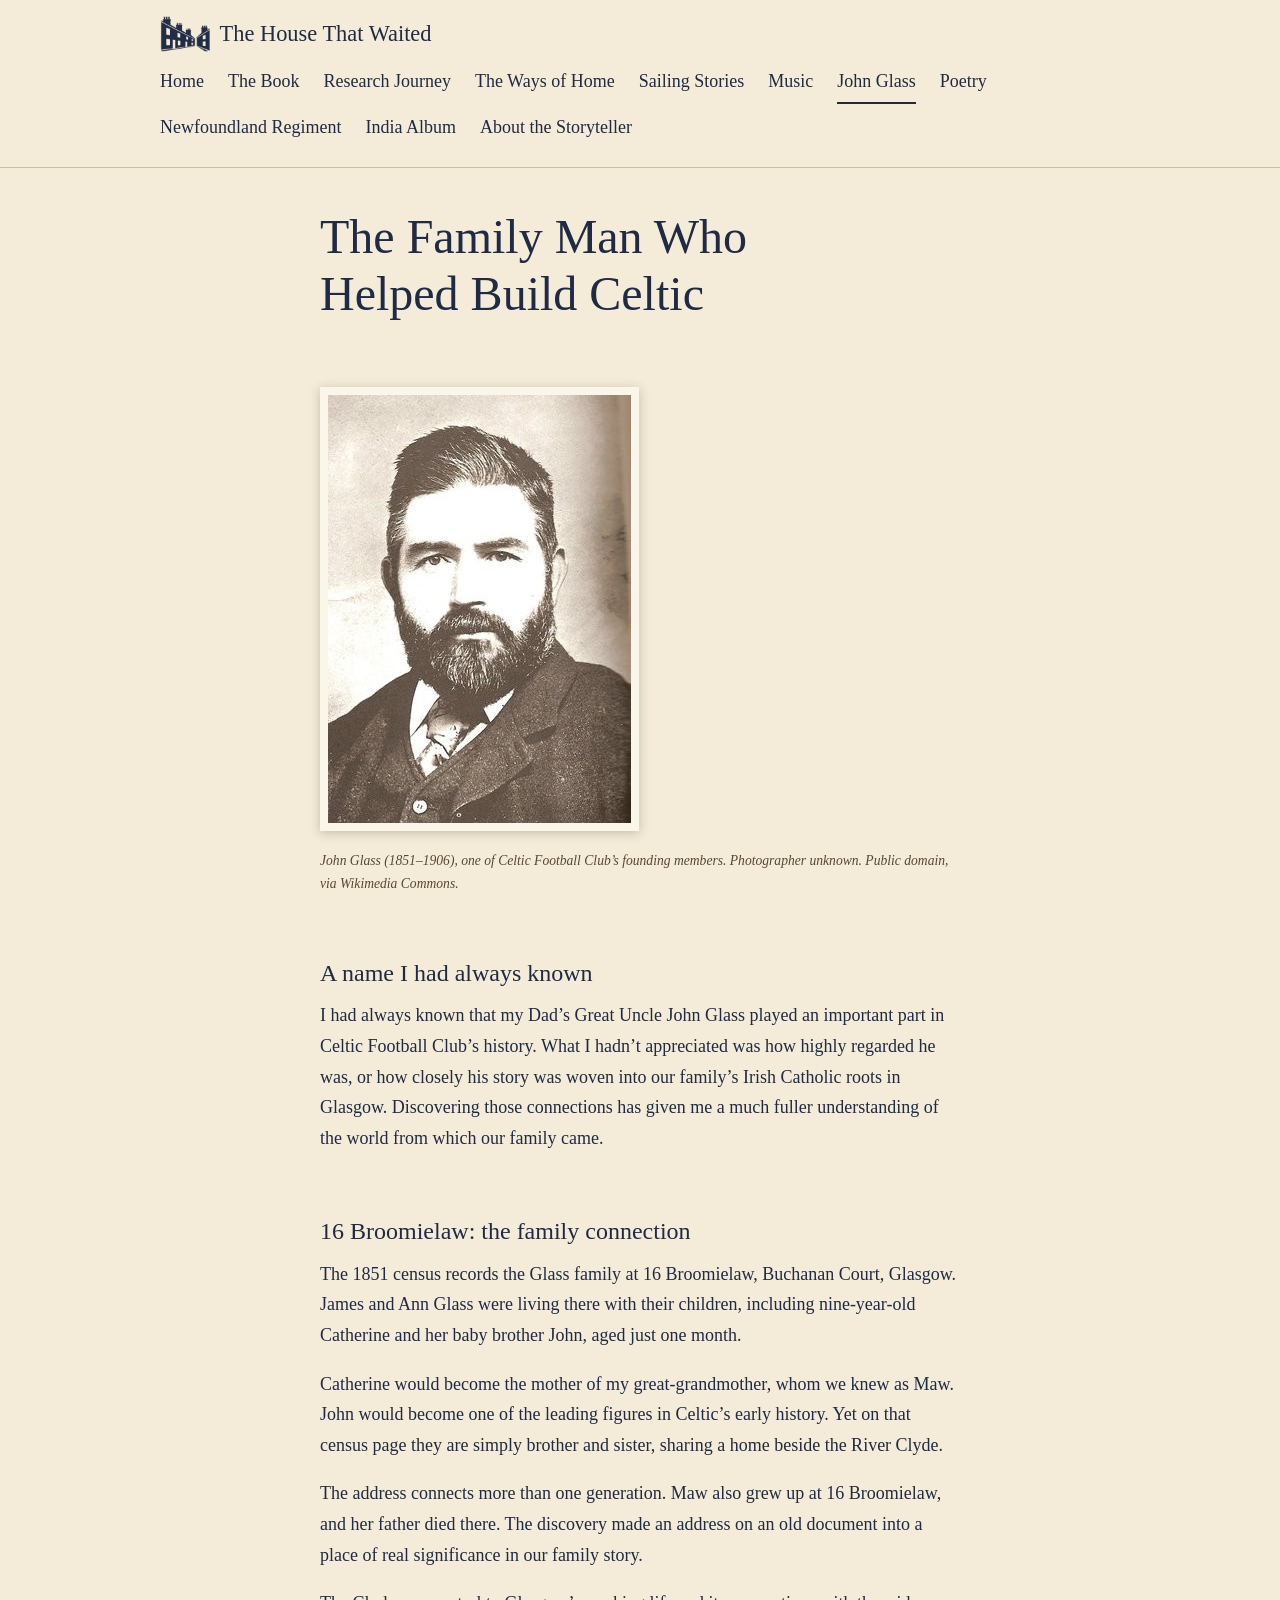
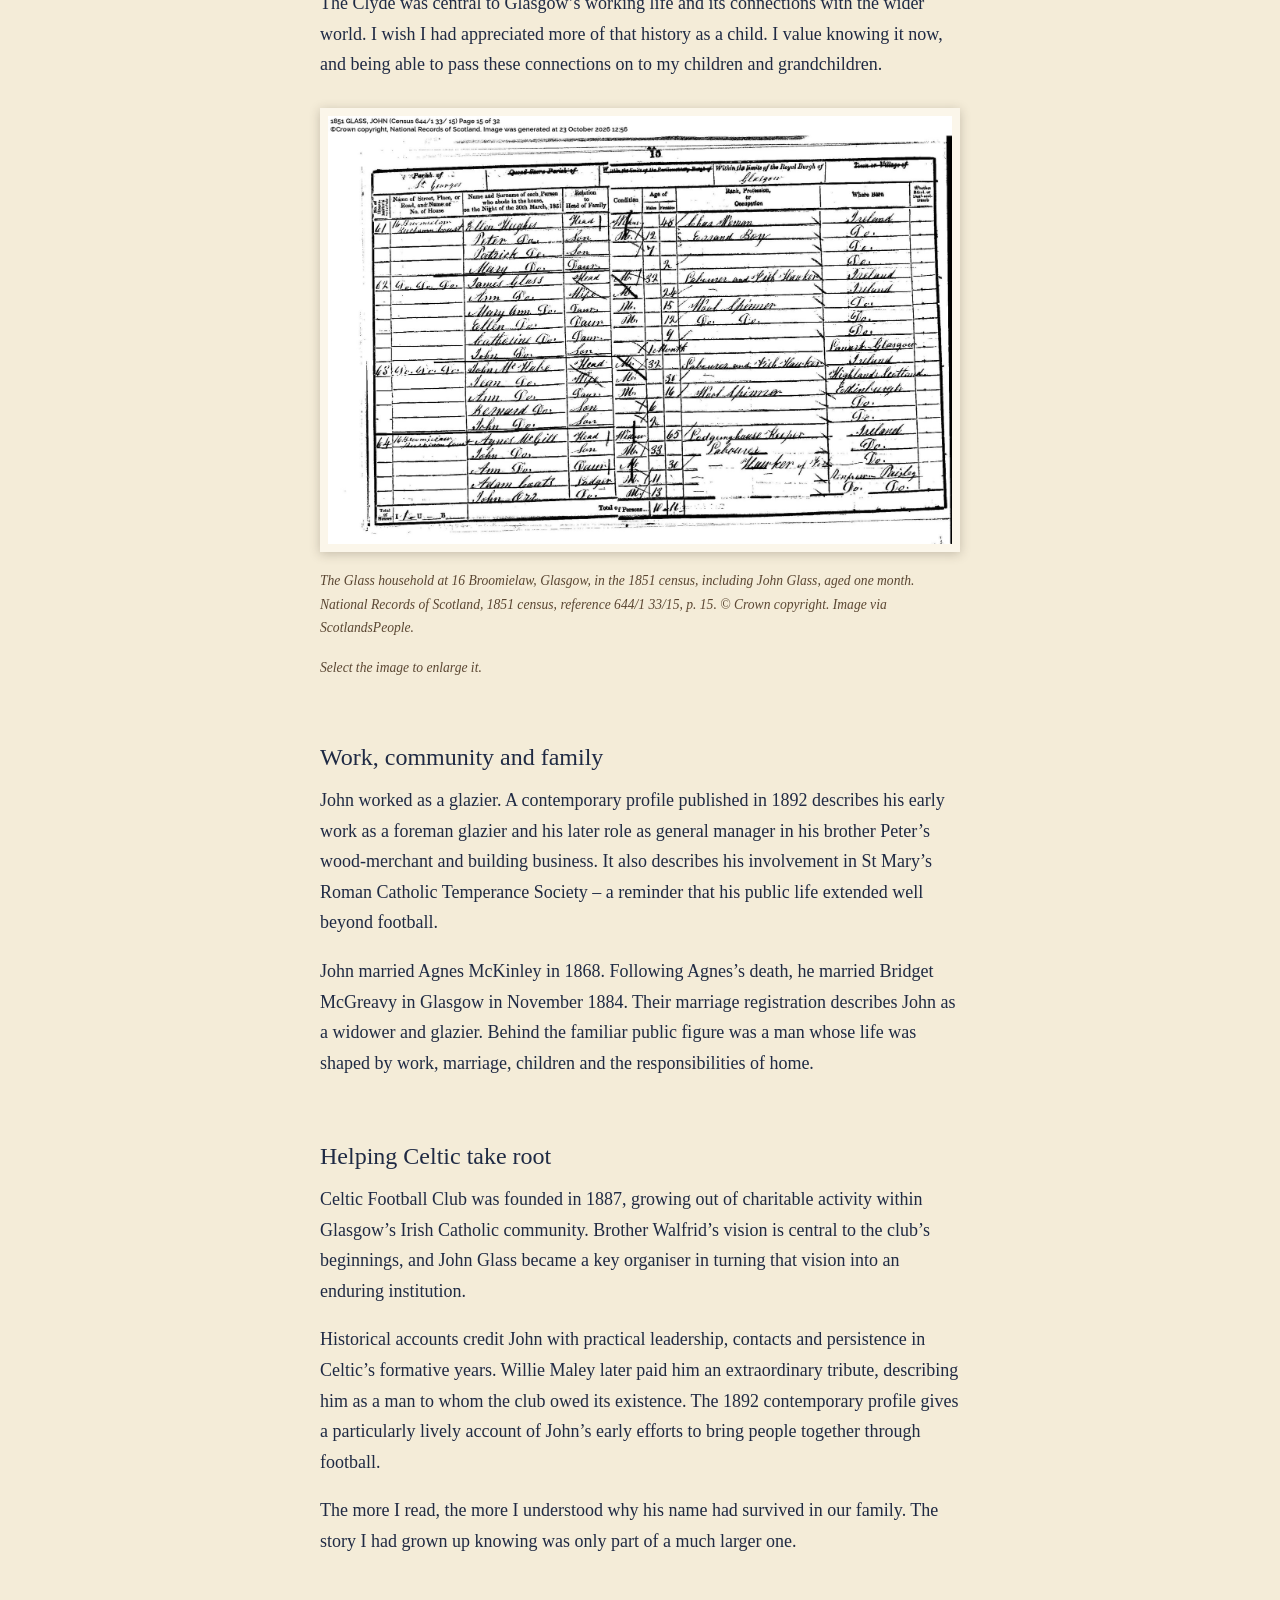
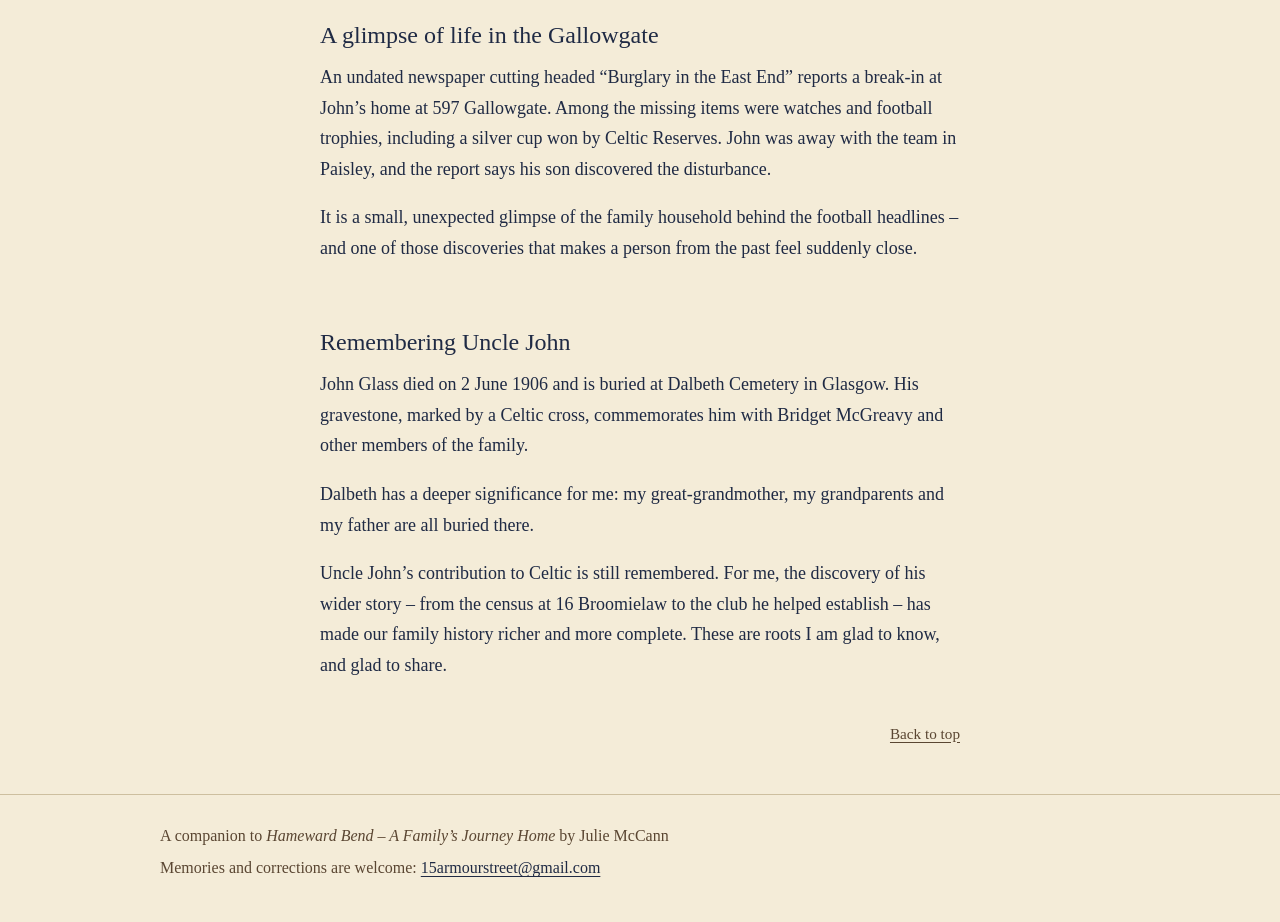
<file: john-glass/index.html>
<!DOCTYPE html>
<html lang="en-AU">
<head>
  <meta charset="utf-8">
  <meta name="viewport" content="width=device-width, initial-scale=1">
  <meta name="robots" content="noindex, nofollow">
  <!-- EDIT HERE: page title and description (shown in browser tabs and link previews) -->
  <title>The Family Man Who Helped Build Celtic | The House That Waited</title>
  <meta name="description" content="John Glass (1851–1906), one of Celtic Football Club’s founding members, and his place in the family story of Hameward Bend.">
  <link rel="stylesheet" href="../css/styles.css">
  <link rel="icon" href="../favicon.ico" sizes="any">
  <link rel="icon" type="image/png" sizes="32x32" href="../favicon-32x32.png">
  <link rel="apple-touch-icon" href="../apple-touch-icon.png">
  <script src="../js/main.js" defer></script>
</head>
<body id="top" data-page="john-glass">
  <a class="skip-link" href="#main">Skip to main content</a>

  <!-- Shared header and nav: keep identical on every page. Only list pages that exist. -->
  <header class="site-header">
    <div class="container header-inner">
      <a class="brand" href="../"><img class="brand-mark" src="../assets/images/logo/armour-street-mark.png" alt="" width="150" height="108"> The House That Waited</a>
      <nav class="site-nav" aria-label="Main">
        <ul class="nav-list">
          <li><a href="../">Home</a></li>
          <li><a href="../the-book/">The Book</a></li>
          <li><a href="../research-journey/">Research Journey</a></li>
          <li><a href="../the-ways-of-home/">The Ways of Home</a></li>
          <li><a href="../sailing-stories/">Sailing Stories</a></li>
          <li><a href="../music/">Music</a></li>
          <li><a href="../john-glass/" aria-current="page">John Glass</a></li>
          <li><a href="../poetry/">Poetry</a></li>
          <li><a href="../newfoundland-regiment/">Newfoundland Regiment</a></li>
          <li><a href="../india-album/">India Album</a></li>
          <li><a href="../about-the-storyteller/">About the Storyteller</a></li>
        </ul>
      </nav>
    </div>
  </header>

  <main id="main" tabindex="-1">

    <section class="chapter-head" aria-labelledby="glass-title">
      <div class="container chapter">
        <!-- EDIT HERE: page heading -->
        <h1 id="glass-title">The Family Man Who Helped Build Celtic</h1>
      </div>
    </section>

    <div class="container chapter">
      <article class="research-text">

        <!-- EDIT HERE: Julie's own words, Uncle_John_Glass_Webpage 211126.docx (21 Nov 2026). Patrick's production notes at the end of that file are not published. -->

        <!-- EDIT HERE: John Glass portrait (small, shown at its natural size) with its visible credit line -->
        <figure class="source-photo">
          <img src="../assets/images/john-glass/john-glass-portrait.jpg" alt="Black-and-white portrait photograph of John Glass, a man with a full dark beard and swept-back hair, wearing a dark jacket, waistcoat and patterned tie." width="303" height="428" decoding="async">
          <p class="photo-credit"><em>John Glass (1851–1906), one of Celtic Football Club’s founding members. Photographer unknown. Public domain, via Wikimedia Commons.</em></p>
        </figure>

        <section class="research-section" aria-labelledby="name-i-had-always-known">
          <h2 id="name-i-had-always-known">A name I had always known</h2>
          <p>I had always known that my Dad’s Great Uncle John Glass played an important part in Celtic Football Club’s history. What I hadn’t appreciated was how highly regarded he was, or how closely his story was woven into our family’s Irish Catholic roots in Glasgow. Discovering those connections has given me a much fuller understanding of the world from which our family came.</p>
        </section>

        <section class="research-section" aria-labelledby="broomielaw">
          <h2 id="broomielaw">16 Broomielaw: the family connection</h2>
          <p>The 1851 census records the Glass family at 16 Broomielaw, Buchanan Court, Glasgow. James and Ann Glass were living there with their children, including nine-year-old Catherine and her baby brother John, aged just one month.</p>
          <p>Catherine would become the mother of my great-grandmother, whom we knew as Maw. John would become one of the leading figures in Celtic’s early history. Yet on that census page they are simply brother and sister, sharing a home beside the River Clyde.</p>
          <p>The address connects more than one generation. Maw also grew up at 16 Broomielaw, and her father died there. The discovery made an address on an old document into a place of real significance in our family story.</p>
          <p>The Clyde was central to Glasgow’s working life and its connections with the wider world. I wish I had appreciated more of that history as a child. I value knowing it now, and being able to pass these connections on to my children and grandchildren.</p>
          <figure class="record-figure">
            <a class="photo-frame photo-frame-img photo-frame-record" href="../assets/images/john-glass/census-1851-glass-household-16-broomielaw-large.jpg" aria-label="View larger record image">
              <img src="../assets/images/john-glass/census-1851-glass-household-16-broomielaw.jpg" alt="Scanned page of the 1851 census for St George’s parish, Glasgow, with household entries for 16 Broomielaw, Buchanan Court. In the Glass household, James and Ann Glass are listed with their daughters Mary Ann, Ellen and Catherine, and their son John, aged one month." width="1600" height="1097" loading="lazy" decoding="async">
            </a>
            <p class="photo-credit"><em>The Glass household at 16 Broomielaw, Glasgow, in the 1851 census, including John Glass, aged one month. National Records of Scotland, 1851 census, reference 644/1 33/15, p. 15. © Crown copyright. Image via ScotlandsPeople.</em></p>
            <p class="photo-credit"><em>Select the image to enlarge it.</em></p>
          </figure>
        </section>

        <section class="research-section" aria-labelledby="work-community-family">
          <h2 id="work-community-family">Work, community and family</h2>
          <p>John worked as a glazier. A contemporary profile published in 1892 describes his early work as a foreman glazier and his later role as general manager in his brother Peter’s wood-merchant and building business. It also describes his involvement in St Mary’s Roman Catholic Temperance Society – a reminder that his public life extended well beyond football.</p>
          <p>John married Agnes McKinley in 1868. Following Agnes’s death, he married Bridget McGreavy in Glasgow in November 1884. Their marriage registration describes John as a widower and glazier. Behind the familiar public figure was a man whose life was shaped by work, marriage, children and the responsibilities of home.</p>
        </section>

        <section class="research-section" aria-labelledby="helping-celtic-take-root">
          <h2 id="helping-celtic-take-root">Helping Celtic take root</h2>
          <p>Celtic Football Club was founded in 1887, growing out of charitable activity within Glasgow’s Irish Catholic community. Brother Walfrid’s vision is central to the club’s beginnings, and John Glass became a key organiser in turning that vision into an enduring institution.</p>
          <p>Historical accounts credit John with practical leadership, contacts and persistence in Celtic’s formative years. Willie Maley later paid him an extraordinary tribute, describing him as a man to whom the club owed its existence. The 1892 contemporary profile gives a particularly lively account of John’s early efforts to bring people together through football.</p>
          <p>The more I read, the more I understood why his name had survived in our family. The story I had grown up knowing was only part of a much larger one.</p>
        </section>

        <section class="research-section" aria-labelledby="gallowgate">
          <h2 id="gallowgate">A glimpse of life in the Gallowgate</h2>
          <p>An undated newspaper cutting headed “Burglary in the East End” reports a break-in at John’s home at 597 Gallowgate. Among the missing items were watches and football trophies, including a silver cup won by Celtic Reserves. John was away with the team in Paisley, and the report says his son discovered the disturbance.</p>
          <p>It is a small, unexpected glimpse of the family household behind the football headlines – and one of those discoveries that makes a person from the past feel suddenly close.</p>
        </section>

        <section class="research-section" aria-labelledby="remembering-uncle-john">
          <h2 id="remembering-uncle-john">Remembering Uncle John</h2>
          <p>John Glass died on 2 June 1906 and is buried at Dalbeth Cemetery in Glasgow. His gravestone, marked by a Celtic cross, commemorates him with Bridget McGreavy and other members of the family.</p>
          <p>Dalbeth has a deeper significance for me: my great-grandmother, my grandparents and my father are all buried there.</p>
          <p>Uncle John’s contribution to Celtic is still remembered. For me, the discovery of his wider story – from the census at 16 Broomielaw to the club he helped establish – has made our family history richer and more complete. These are roots I am glad to know, and glad to share.</p>
        </section>

      </article>

      <div class="chapter-end">
        <p class="back-to-top"><a href="#top" aria-label="Back to top of The Family Man Who Helped Build Celtic">Back to top</a></p>
      </div>
    </div>
  </main>

  <!-- Shared footer: keep identical on every page. -->
  <!-- [ footer wording — Julie to confirm ] -->
  <footer class="site-footer">
    <div class="container">
      <p>A companion to <em>Hameward Bend – A Family’s Journey Home</em> by Julie McCann</p>
      <p>Memories and corrections are welcome: <a href="mailto:15armourstreet@gmail.com" target="_blank" rel="noopener">15armourstreet@gmail.com<span class="visually-hidden"> (opens in a new tab)</span></a></p>
    </div>
  </footer>
</body>
</html>
</file>
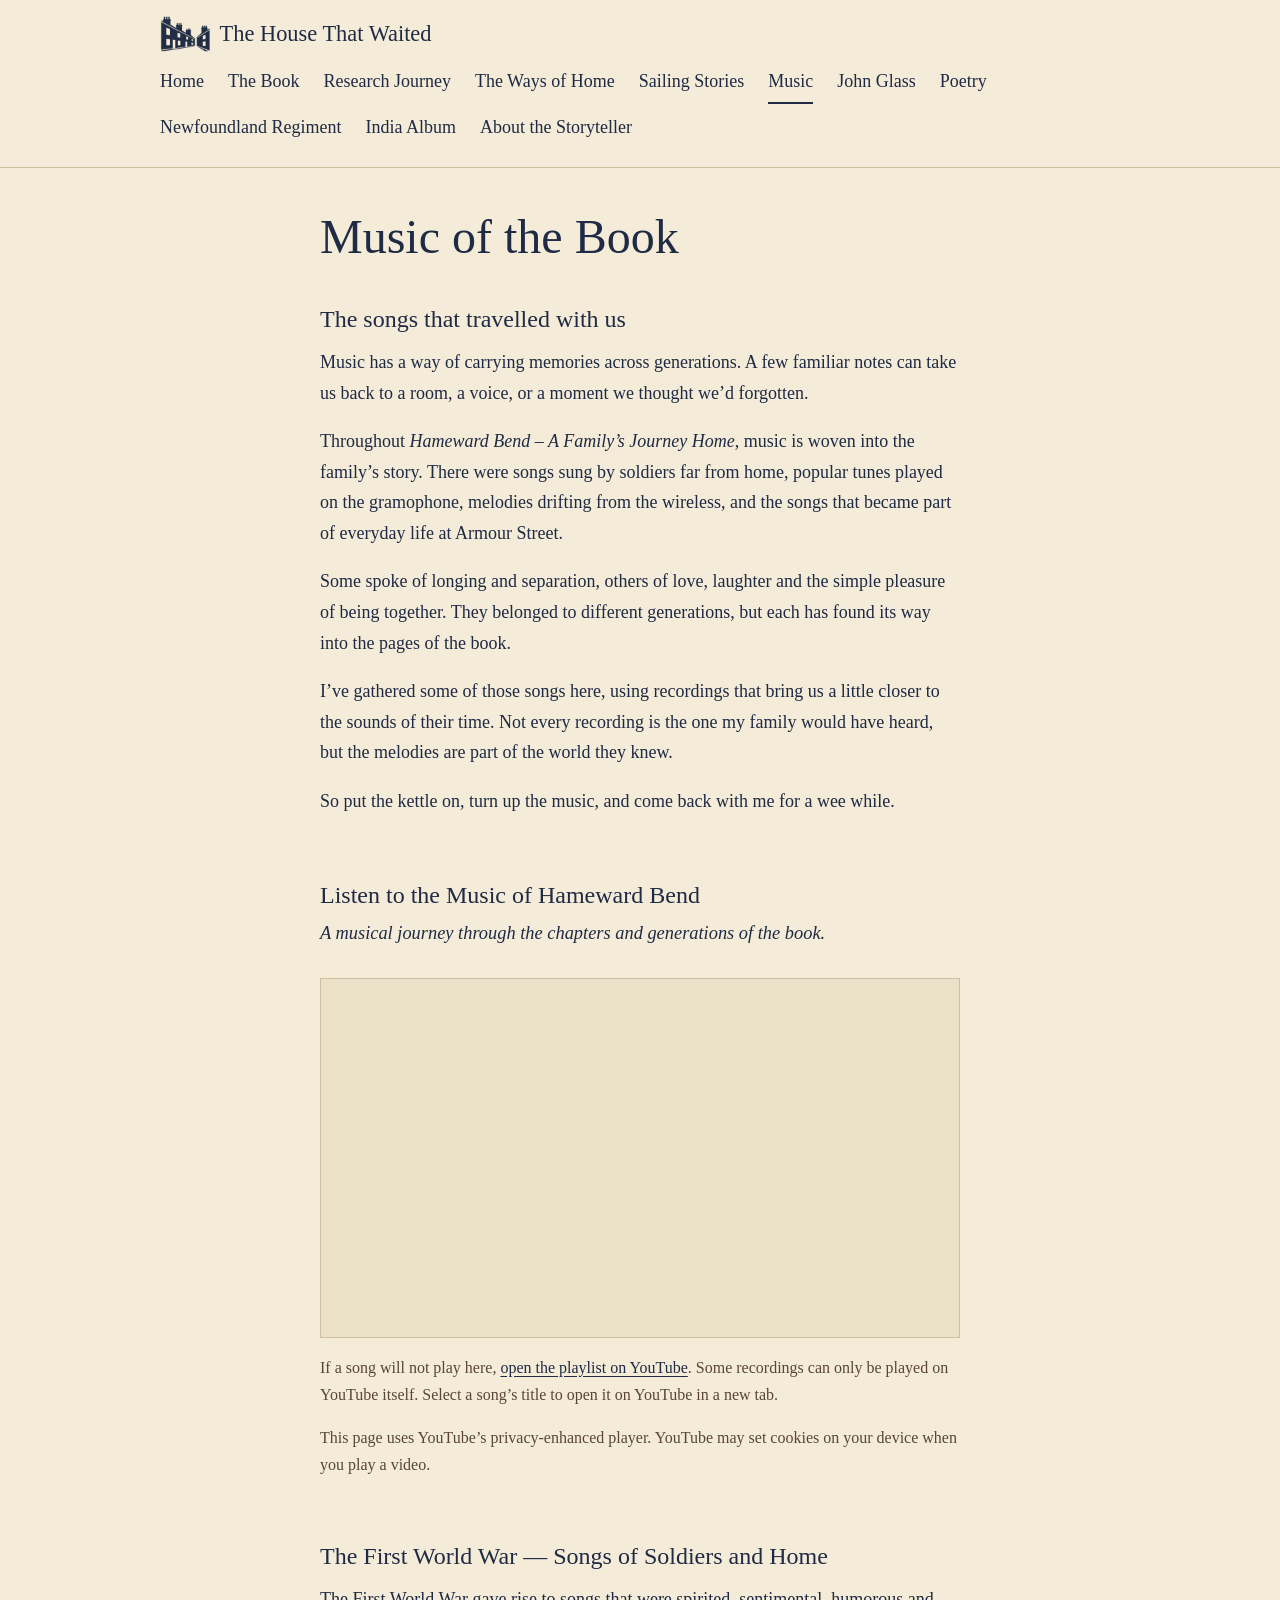
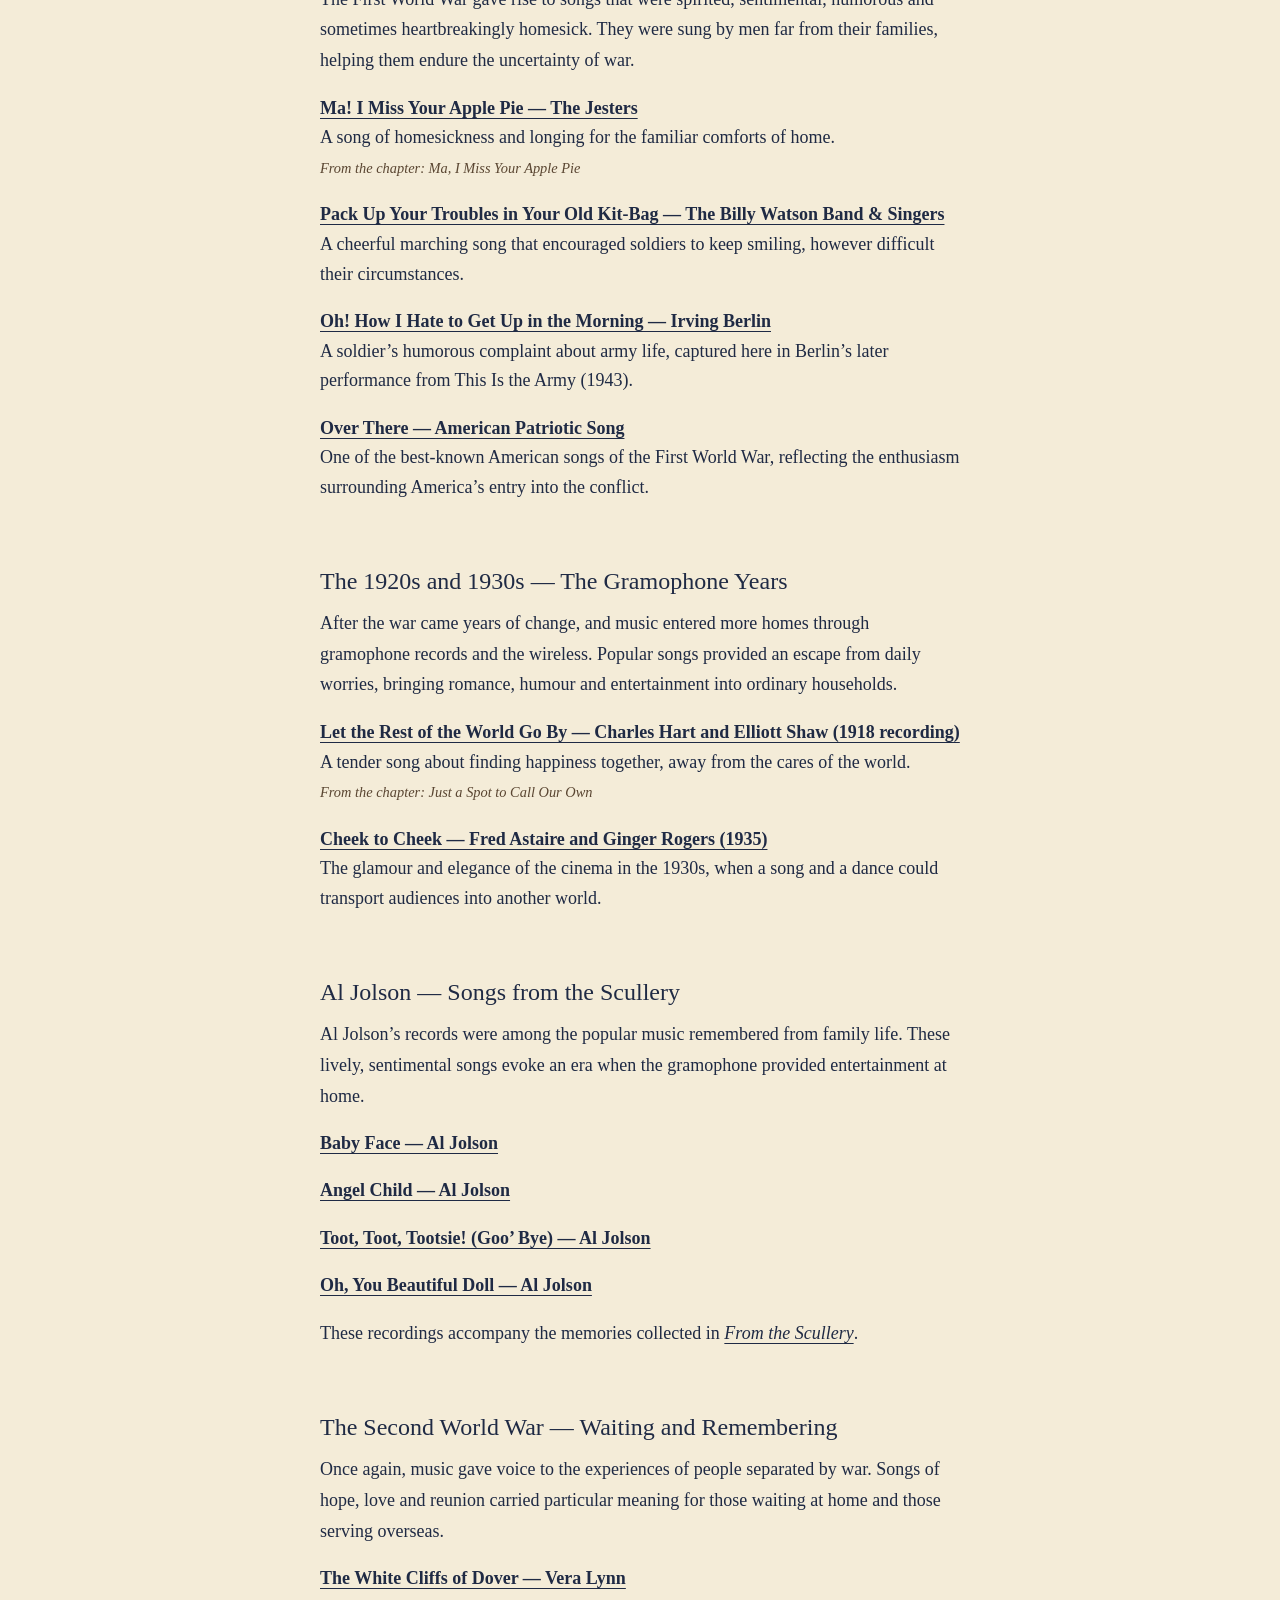
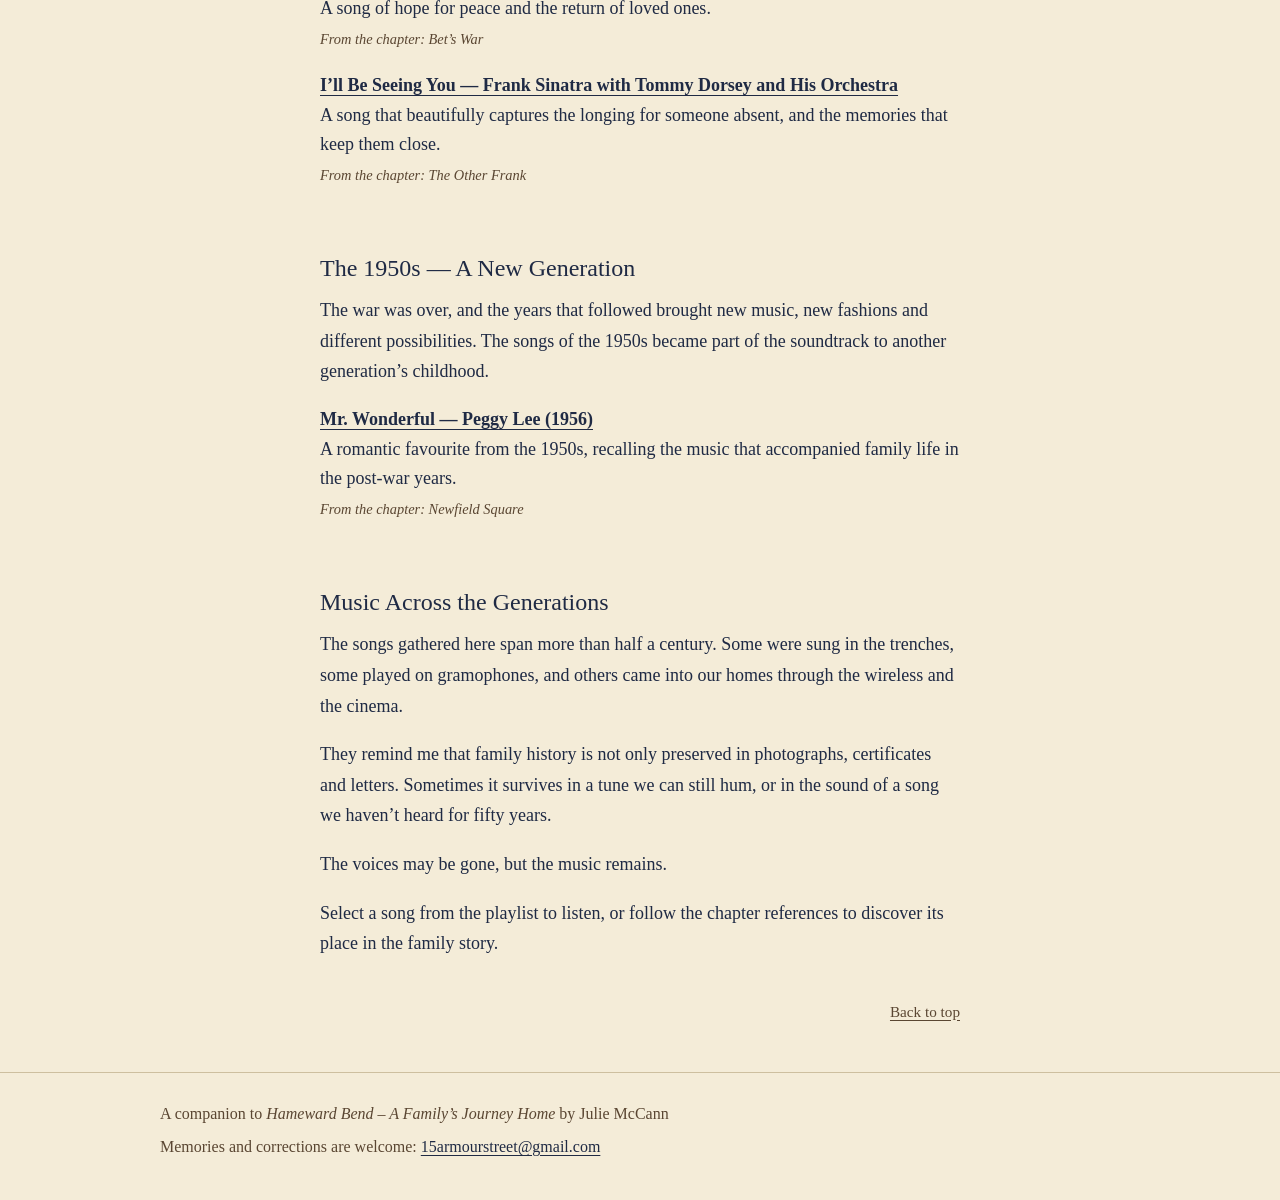
<file: music/index.html>
<!DOCTYPE html>
<html lang="en-AU">
<head>
  <meta charset="utf-8">
  <meta name="viewport" content="width=device-width, initial-scale=1">
  <meta name="robots" content="noindex, nofollow">
  <!-- EDIT HERE: page title and description (shown in browser tabs and link previews) -->
  <title>Music of the Book | The House That Waited</title>
  <meta name="description" content="The songs of Hameward Bend – A Family’s Journey Home: a playlist to listen to alongside the book.">
  <link rel="stylesheet" href="../css/styles.css">
  <link rel="icon" href="../favicon.ico" sizes="any">
  <link rel="icon" type="image/png" sizes="32x32" href="../favicon-32x32.png">
  <link rel="apple-touch-icon" href="../apple-touch-icon.png">
  <script src="../js/main.js" defer></script>
</head>
<body id="top" data-page="music">
  <a class="skip-link" href="#main">Skip to main content</a>

  <!-- Shared header and nav: keep identical on every page. Only list pages that exist. -->
  <header class="site-header">
    <div class="container header-inner">
      <a class="brand" href="../"><img class="brand-mark" src="../assets/images/logo/armour-street-mark.png" alt="" width="150" height="108"> The House That Waited</a>
      <nav class="site-nav" aria-label="Main">
        <ul class="nav-list">
          <li><a href="../">Home</a></li>
          <li><a href="../the-book/">The Book</a></li>
          <li><a href="../research-journey/">Research Journey</a></li>
          <li><a href="../the-ways-of-home/">The Ways of Home</a></li>
          <li><a href="../sailing-stories/">Sailing Stories</a></li>
          <li><a href="../music/" aria-current="page">Music</a></li>
          <li><a href="../john-glass/">John Glass</a></li>
          <li><a href="../poetry/">Poetry</a></li>
          <li><a href="../newfoundland-regiment/">Newfoundland Regiment</a></li>
          <li><a href="../india-album/">India Album</a></li>
          <li><a href="../about-the-storyteller/">About the Storyteller</a></li>
        </ul>
      </nav>
    </div>
  </header>

  <main id="main" tabindex="-1">

    <section class="chapter-head" aria-labelledby="music-title">
      <div class="container chapter">
        <!-- EDIT HERE: page heading -->
        <h1 id="music-title">Music of the Book</h1>
      </div>
    </section>

    <div class="container chapter">
      <article class="research-text">

        <!-- EDIT HERE: Julie's own words, Music of the Book.docx (sent 9 Nov 2026) -->

        <section class="research-section" aria-labelledby="songs-that-travelled">
          <h2 id="songs-that-travelled">The songs that travelled with us</h2>
          <p>Music has a way of carrying memories across generations. A few familiar notes can take us back to a room, a voice, or a moment we thought we’d forgotten.</p>
          <p>Throughout <em>Hameward Bend – A Family’s Journey Home</em>, music is woven into the family’s story. There were songs sung by soldiers far from home, popular tunes played on the gramophone, melodies drifting from the wireless, and the songs that became part of everyday life at Armour Street.</p>
          <p>Some spoke of longing and separation, others of love, laughter and the simple pleasure of being together. They belonged to different generations, but each has found its way into the pages of the book.</p>
          <p>I’ve gathered some of those songs here, using recordings that bring us a little closer to the sounds of their time. Not every recording is the one my family would have heard, but the melodies are part of the world they knew.</p>
          <p>So put the kettle on, turn up the music, and come back with me for a wee while.</p>
        </section>

        <section class="research-section" aria-labelledby="listen">
          <h2 id="listen">Listen to the Music of Hameward Bend</h2>
          <p class="story-subtitle"><em>A musical journey through the chapters and generations of the book.</em></p>

          <!-- Julie's YouTube playlist, "Hameward Bend - The Songs from the book".
               Songs are added or removed in her YouTube account; this page updates by itself. -->
          <div class="video-wrap">
            <iframe src="https://www.youtube-nocookie.com/embed/videoseries?list=PLAv6vbEGZKG8" title="Hameward Bend: The Songs from the book (YouTube playlist)" loading="lazy" allow="encrypted-media; picture-in-picture; fullscreen" referrerpolicy="strict-origin-when-cross-origin" allowfullscreen></iframe>
          </div>

          <p class="music-note">If a song will not play here, <a href="https://www.youtube.com/playlist?list=PLAv6vbEGZKG8" rel="noopener">open the playlist on YouTube</a>. Some recordings can only be played on YouTube itself. Select a song’s title to open it on YouTube in a new tab.</p>
          <p class="music-note">This page uses YouTube’s privacy-enhanced player. YouTube may set cookies on your device when you play a video.</p>
        </section>

        <section class="research-section" aria-labelledby="songs-first-world-war">
          <h2 id="songs-first-world-war">The First World War — Songs of Soldiers and Home</h2>
          <p>The First World War gave rise to songs that were spirited, sentimental, humorous and sometimes heartbreakingly homesick. They were sung by men far from their families, helping them endure the uncertainty of war.</p>
          <ul class="song-list">
            <li><strong><a href="https://www.youtube.com/watch?v=1AF7HrPXUzw" target="_blank" rel="noopener">Ma! I Miss Your Apple Pie — The Jesters<span class="visually-hidden"> (opens in a new tab)</span></a></strong><br>A song of homesickness and longing for the familiar comforts of home.<br><em class="song-chapter">From the chapter: Ma, I Miss Your Apple Pie</em></li>
            <li><strong><a href="https://www.youtube.com/watch?v=8R3ebpU3FS8" target="_blank" rel="noopener">Pack Up Your Troubles in Your Old Kit-Bag — The Billy Watson Band &amp; Singers<span class="visually-hidden"> (opens in a new tab)</span></a></strong><br>A cheerful marching song that encouraged soldiers to keep smiling, however difficult their circumstances.</li>
            <li><strong><a href="https://www.youtube.com/watch?v=70FVFxXpY_8" target="_blank" rel="noopener">Oh! How I Hate to Get Up in the Morning — Irving Berlin<span class="visually-hidden"> (opens in a new tab)</span></a></strong><br>A soldier’s humorous complaint about army life, captured here in Berlin’s later performance from This Is the Army (1943).</li>
            <li><strong><a href="https://www.youtube.com/watch?v=921z4LAHvak" target="_blank" rel="noopener">Over There — American Patriotic Song<span class="visually-hidden"> (opens in a new tab)</span></a></strong><br>One of the best-known American songs of the First World War, reflecting the enthusiasm surrounding America’s entry into the conflict.</li>
          </ul>
        </section>

        <section class="research-section" aria-labelledby="songs-gramophone-years">
          <h2 id="songs-gramophone-years">The 1920s and 1930s — The Gramophone Years</h2>
          <p>After the war came years of change, and music entered more homes through gramophone records and the wireless. Popular songs provided an escape from daily worries, bringing romance, humour and entertainment into ordinary households.</p>
          <ul class="song-list">
            <li><strong><a href="https://www.youtube.com/watch?v=MZYv6kDCQDE" target="_blank" rel="noopener">Let the Rest of the World Go By — Charles Hart and Elliott Shaw (1918 recording)<span class="visually-hidden"> (opens in a new tab)</span></a></strong><br>A tender song about finding happiness together, away from the cares of the world.<br><em class="song-chapter">From the chapter: Just a Spot to Call Our Own</em></li>
            <li><strong><a href="https://www.youtube.com/watch?v=P1u2G16fq_Y" target="_blank" rel="noopener">Cheek to Cheek — Fred Astaire and Ginger Rogers (1935)<span class="visually-hidden"> (opens in a new tab)</span></a></strong><br>The glamour and elegance of the cinema in the 1930s, when a song and a dance could transport audiences into another world.</li>
          </ul>
        </section>

        <section class="research-section" aria-labelledby="songs-scullery">
          <h2 id="songs-scullery">Al Jolson — Songs from the Scullery</h2>
          <p>Al Jolson’s records were among the popular music remembered from family life. These lively, sentimental songs evoke an era when the gramophone provided entertainment at home.</p>
          <ul class="song-list">
            <li><strong><a href="https://www.youtube.com/watch?v=4rAQCrg5GIc" target="_blank" rel="noopener">Baby Face — Al Jolson<span class="visually-hidden"> (opens in a new tab)</span></a></strong></li>
            <li><strong><a href="https://www.youtube.com/watch?v=BVRx42N-WpI" target="_blank" rel="noopener">Angel Child — Al Jolson<span class="visually-hidden"> (opens in a new tab)</span></a></strong></li>
            <li><strong><a href="https://www.youtube.com/watch?v=KD_YRnuuKyY" target="_blank" rel="noopener">Toot, Toot, Tootsie! (Goo’ Bye) — Al Jolson<span class="visually-hidden"> (opens in a new tab)</span></a></strong></li>
            <li><strong><a href="https://www.youtube.com/watch?v=1HFR7cs0oEQ" target="_blank" rel="noopener">Oh, You Beautiful Doll — Al Jolson<span class="visually-hidden"> (opens in a new tab)</span></a></strong></li>
          </ul>
          <p>These recordings accompany the memories collected in <em><a href="../the-ways-of-home/#scullery">From the Scullery</a></em>.</p>
        </section>

        <section class="research-section" aria-labelledby="songs-second-world-war">
          <h2 id="songs-second-world-war">The Second World War — Waiting and Remembering</h2>
          <p>Once again, music gave voice to the experiences of people separated by war. Songs of hope, love and reunion carried particular meaning for those waiting at home and those serving overseas.</p>
          <ul class="song-list">
            <li><strong><a href="https://www.youtube.com/watch?v=WAaxkAgVkHQ" target="_blank" rel="noopener">The White Cliffs of Dover — Vera Lynn<span class="visually-hidden"> (opens in a new tab)</span></a></strong><br>A song of hope for peace and the return of loved ones.<br><em class="song-chapter">From the chapter: Bet’s War</em></li>
            <li><strong><a href="https://www.youtube.com/watch?v=xKWNay0y2Bc" target="_blank" rel="noopener">I’ll Be Seeing You — Frank Sinatra with Tommy Dorsey and His Orchestra<span class="visually-hidden"> (opens in a new tab)</span></a></strong><br>A song that beautifully captures the longing for someone absent, and the memories that keep them close.<br><em class="song-chapter">From the chapter: The Other Frank</em></li>
          </ul>
        </section>

        <section class="research-section" aria-labelledby="songs-1950s">
          <h2 id="songs-1950s">The 1950s — A New Generation</h2>
          <p>The war was over, and the years that followed brought new music, new fashions and different possibilities. The songs of the 1950s became part of the soundtrack to another generation’s childhood.</p>
          <ul class="song-list">
            <li><strong><a href="https://www.youtube.com/watch?v=jvHeMvJEh_c" target="_blank" rel="noopener">Mr. Wonderful — Peggy Lee (1956)<span class="visually-hidden"> (opens in a new tab)</span></a></strong><br>A romantic favourite from the 1950s, recalling the music that accompanied family life in the post-war years.<br><em class="song-chapter">From the chapter: Newfield Square</em></li>
          </ul>
        </section>

        <section class="research-section" aria-labelledby="music-across-generations">
          <h2 id="music-across-generations">Music Across the Generations</h2>
          <p>The songs gathered here span more than half a century. Some were sung in the trenches, some played on gramophones, and others came into our homes through the wireless and the cinema.</p>
          <p>They remind me that family history is not only preserved in photographs, certificates and letters. Sometimes it survives in a tune we can still hum, or in the sound of a song we haven’t heard for fifty years.</p>
          <p>The voices may be gone, but the music remains.</p>
          <p>Select a song from the playlist to listen, or follow the chapter references to discover its place in the family story.</p>
        </section>

      </article>

      <div class="chapter-end">
        <p class="back-to-top"><a href="#top" aria-label="Back to top of Music of the Book">Back to top</a></p>
      </div>
    </div>
  </main>

  <!-- Shared footer: keep identical on every page. -->
  <!-- [ footer wording — Julie to confirm ] -->
  <footer class="site-footer">
    <div class="container">
      <p>A companion to <em>Hameward Bend – A Family’s Journey Home</em> by Julie McCann</p>
      <p>Memories and corrections are welcome: <a href="mailto:15armourstreet@gmail.com" target="_blank" rel="noopener">15armourstreet@gmail.com<span class="visually-hidden"> (opens in a new tab)</span></a></p>
    </div>
  </footer>
</body>
</html>
</file>
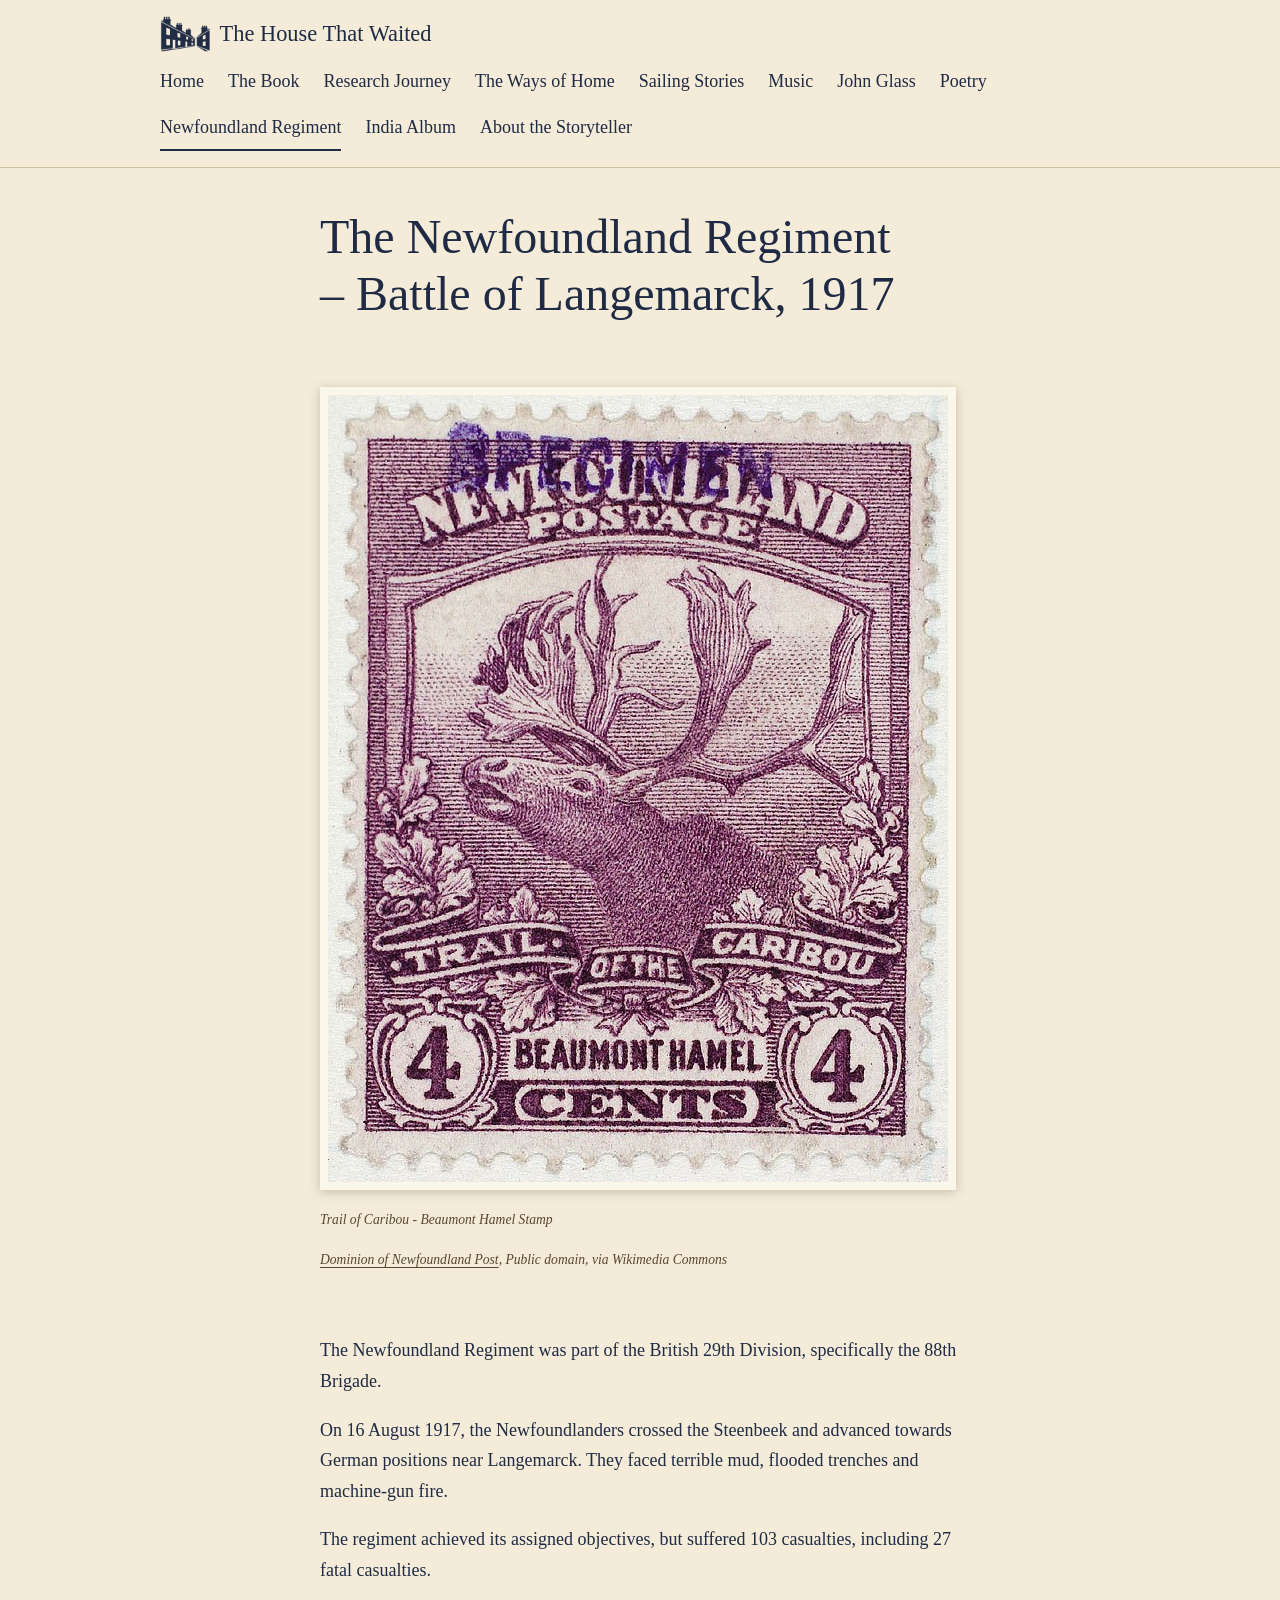
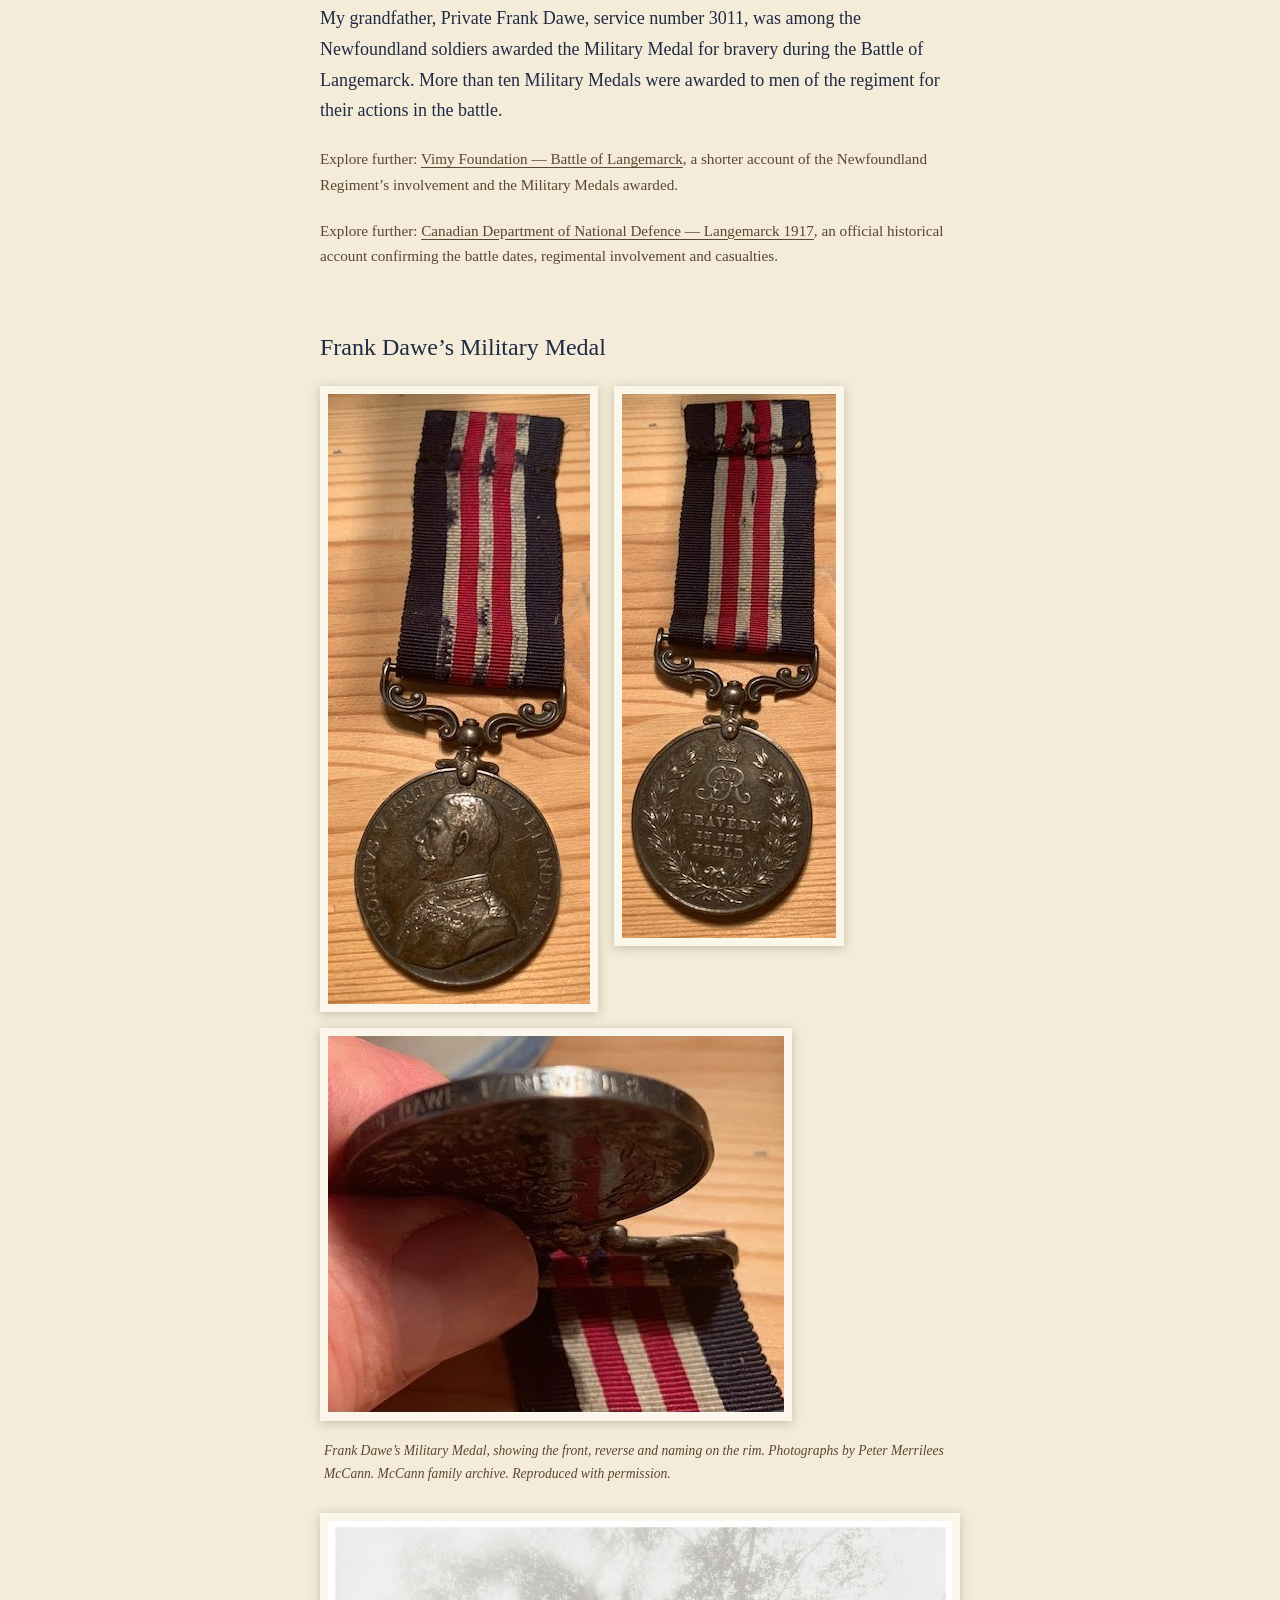
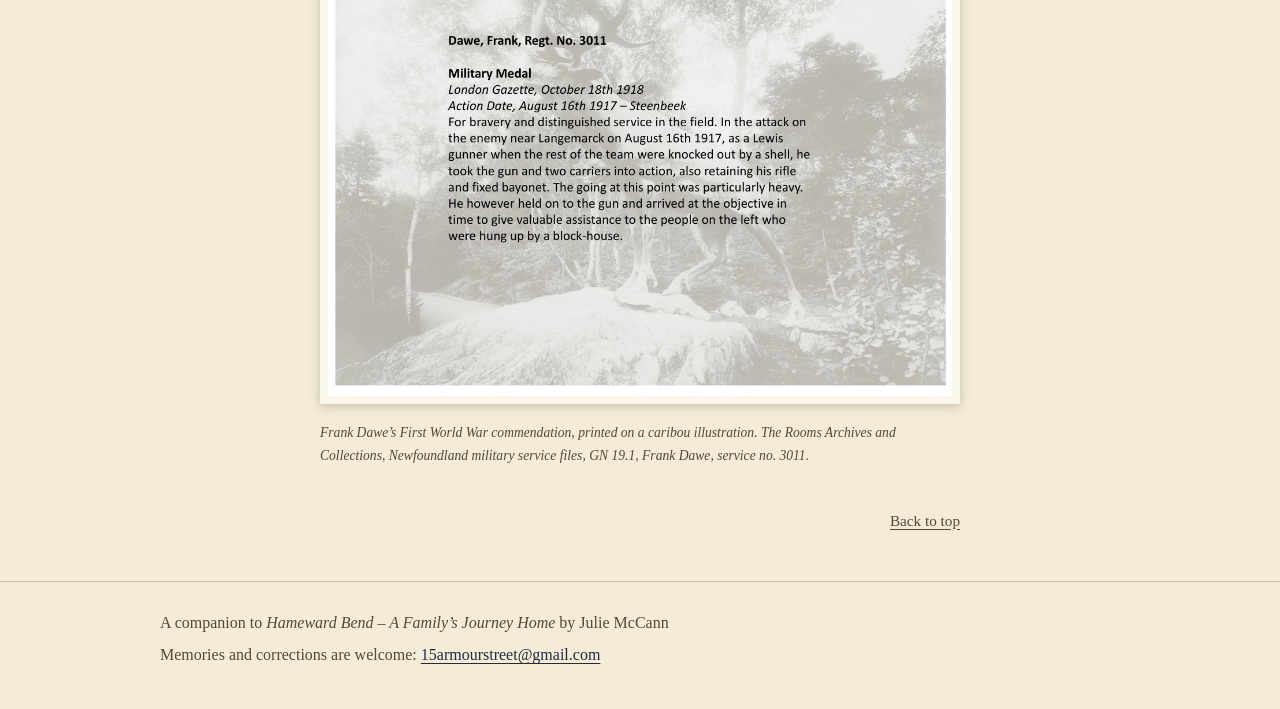
<file: newfoundland-regiment/index.html>
<!DOCTYPE html>
<html lang="en-AU">
<head>
  <meta charset="utf-8">
  <meta name="viewport" content="width=device-width, initial-scale=1">
  <meta name="robots" content="noindex, nofollow">
  <!-- EDIT HERE: page title and description (shown in browser tabs and link previews) -->
  <title>The Newfoundland Regiment – Battle of Langemarck, 1917 | The House That Waited</title>
  <meta name="description" content="The Newfoundland Regiment at Langemarck, 16 August 1917, and the Military Medal awarded to Private Frank Dawe.">
  <link rel="stylesheet" href="../css/styles.css">
  <link rel="icon" href="../favicon.ico" sizes="any">
  <link rel="icon" type="image/png" sizes="32x32" href="../favicon-32x32.png">
  <link rel="apple-touch-icon" href="../apple-touch-icon.png">
  <script src="../js/main.js" defer></script>
</head>
<body id="top" data-page="newfoundland-regiment">
  <a class="skip-link" href="#main">Skip to main content</a>

  <!-- Shared header and nav: keep identical on every page. Only list pages that exist. -->
  <header class="site-header">
    <div class="container header-inner">
      <a class="brand" href="../"><img class="brand-mark" src="../assets/images/logo/armour-street-mark.png" alt="" width="150" height="108"> The House That Waited</a>
      <nav class="site-nav" aria-label="Main">
        <ul class="nav-list">
          <li><a href="../">Home</a></li>
          <li><a href="../the-book/">The Book</a></li>
          <li><a href="../research-journey/">Research Journey</a></li>
          <li><a href="../the-ways-of-home/">The Ways of Home</a></li>
          <li><a href="../sailing-stories/">Sailing Stories</a></li>
          <li><a href="../music/">Music</a></li>
          <li><a href="../john-glass/">John Glass</a></li>
          <li><a href="../poetry/">Poetry</a></li>
          <li><a href="../newfoundland-regiment/" aria-current="page">Newfoundland Regiment</a></li>
          <li><a href="../india-album/">India Album</a></li>
          <li><a href="../about-the-storyteller/">About the Storyteller</a></li>
        </ul>
      </nav>
    </div>
  </header>

  <main id="main" tabindex="-1">

    <section class="chapter-head" aria-labelledby="nfld-title">
      <div class="container chapter">
        <!-- EDIT HERE: page heading -->
        <h1 id="nfld-title">The Newfoundland Regiment – Battle of Langemarck, 1917</h1>
      </div>
    </section>

    <div class="container chapter">
      <article class="research-text">

        <!-- EDIT HERE: Julie's own words, The Newfoundland Regiment was part of the British 29th Division.docx (21 Nov 2026). Link descriptions tidied to "Explore further" lines with her agreement; tracking tails (utm_source) removed from the two link addresses. -->

        <!-- EDIT HERE: Trail of the Caribou stamp (shown at its natural size) with Julie's caption and credit -->
        <figure class="source-photo">
          <img src="../assets/images/newfoundland-regiment/trail-of-caribou-beaumont-hamel-stamp.jpg" alt="A purple four-cent Newfoundland postage stamp showing a caribou’s head and antlers above a ribbon reading Trail of the Caribou, with Beaumont Hamel and 4 cents below. The word SPECIMEN is overprinted in purple across the top." width="620" height="787" decoding="async">
          <p class="photo-credit"><em>Trail of Caribou - Beaumont Hamel Stamp</em></p>
          <p class="photo-credit"><em><a href="https://commons.wikimedia.org/wiki/File:Trail_of_Caribou_-_Beaumont_Hamel_Stamp.jpg" target="_blank" rel="noopener">Dominion of Newfoundland Post<span class="visually-hidden"> (opens in a new tab)</span></a>, Public domain, via Wikimedia Commons</em></p>
        </figure>

        <section class="research-section" aria-label="The Newfoundland Regiment at Langemarck">
          <p>The Newfoundland Regiment was part of the British 29th Division, specifically the 88th Brigade.</p>
          <p>On 16 August 1917, the Newfoundlanders crossed the Steenbeek and advanced towards German positions near Langemarck. They faced terrible mud, flooded trenches and machine-gun fire.</p>
          <p>The regiment achieved its assigned objectives, but suffered 103 casualties, including 27 fatal casualties.</p>
          <p>My grandfather, Private Frank Dawe, service number 3011, was among the Newfoundland soldiers awarded the Military Medal for bravery during the Battle of Langemarck. More than ten Military Medals were awarded to men of the regiment for their actions in the battle.</p>
          <p class="related">Explore further: <a href="https://vimyfoundation.ca/battles/langemarck" target="_blank" rel="noopener">Vimy Foundation — Battle of Langemarck<span class="visually-hidden"> (opens in a new tab)</span></a>, a shorter account of the Newfoundland Regiment’s involvement and the Military Medals awarded.</p>
          <p class="related">Explore further: <a href="https://www.canada.ca/en/department-national-defence/services/military-history/history-heritage/battle-honours-honorary-distinctions/langemarck-1917.html" target="_blank" rel="noopener">Canadian Department of National Defence — Langemarck 1917<span class="visually-hidden"> (opens in a new tab)</span></a>, an official historical account confirming the battle dates, regimental involvement and casualties.</p>
        </section>

        <section class="research-section" aria-labelledby="military-medal">
          <h2 id="military-medal">Frank Dawe’s Military Medal</h2>
          <!-- EDIT HERE: the three medal photographs, one row, one shared credit -->
          <div class="photo-row">
            <figure class="source-photo">
              <img src="../assets/images/newfoundland-regiment/military-medal-front.jpg" alt="Front of the Military Medal on its ribbon of dark blue, white and red stripes, lying on a wooden surface. The medal shows the head of King George V in profile, with lettering around the edge." width="262" height="610" loading="lazy" decoding="async">
            </figure>
            <figure class="source-photo">
              <img src="../assets/images/newfoundland-regiment/military-medal-reverse.jpg" alt="Back of the Military Medal on its striped ribbon, lying on a wooden surface. The words For Bravery in the Field sit inside a laurel wreath beneath a royal cypher and crown." width="214" height="544" loading="lazy" decoding="async">
            </figure>
            <figure class="source-photo">
              <img src="../assets/images/newfoundland-regiment/military-medal-rim.jpg" alt="Close view of the medal held in a hand, turned on its side so that the engraved lettering on the rim shows above the striped ribbon." width="456" height="377" loading="lazy" decoding="async">
            </figure>
          </div>
          <p class="photo-credit"><em>Frank Dawe’s Military Medal, showing the front, reverse and naming on the rim. Photographs by Peter Merrilees McCann. McCann family archive. Reproduced with permission.</em></p>

          <figure class="record-figure">
            <div class="photo-frame photo-frame-img photo-frame-record">
              <img src="../assets/images/newfoundland-regiment/frank-dawe-military-medal-citation.jpg" alt="Typed commendation over a faint sepia photograph of a caribou standing on a rock among trees. It reads: Dawe, Frank, Regt. No. 3011. Military Medal. London Gazette, October 18th 1918. Action Date, August 16th 1917 – Steenbeek. For bravery and distinguished service in the field. In the attack on the enemy near Langemarck on August 16th 1917, as a Lewis gunner when the rest of the team were knocked out by a shell, he took the gun and two carriers into action, also retaining his rifle and fixed bayonet. The going at this point was particularly heavy. He however held on to the gun and arrived at the objective in time to give valuable assistance to the people on the left who were hung up by a block-house." width="1080" height="822" loading="lazy" decoding="async">
            </div>
            <p class="photo-credit"><em>Frank Dawe’s First World War commendation, printed on a caribou illustration. The Rooms Archives and Collections, Newfoundland military service files, GN 19.1, Frank Dawe, service no. 3011.</em></p>
          </figure>
        </section>

      </article>

      <div class="chapter-end">
        <p class="back-to-top"><a href="#top" aria-label="Back to top of The Newfoundland Regiment">Back to top</a></p>
      </div>
    </div>
  </main>

  <!-- Shared footer: keep identical on every page. -->
  <!-- [ footer wording — Julie to confirm ] -->
  <footer class="site-footer">
    <div class="container">
      <p>A companion to <em>Hameward Bend – A Family’s Journey Home</em> by Julie McCann</p>
      <p>Memories and corrections are welcome: <a href="mailto:15armourstreet@gmail.com" target="_blank" rel="noopener">15armourstreet@gmail.com<span class="visually-hidden"> (opens in a new tab)</span></a></p>
    </div>
  </footer>
</body>
</html>
</file>
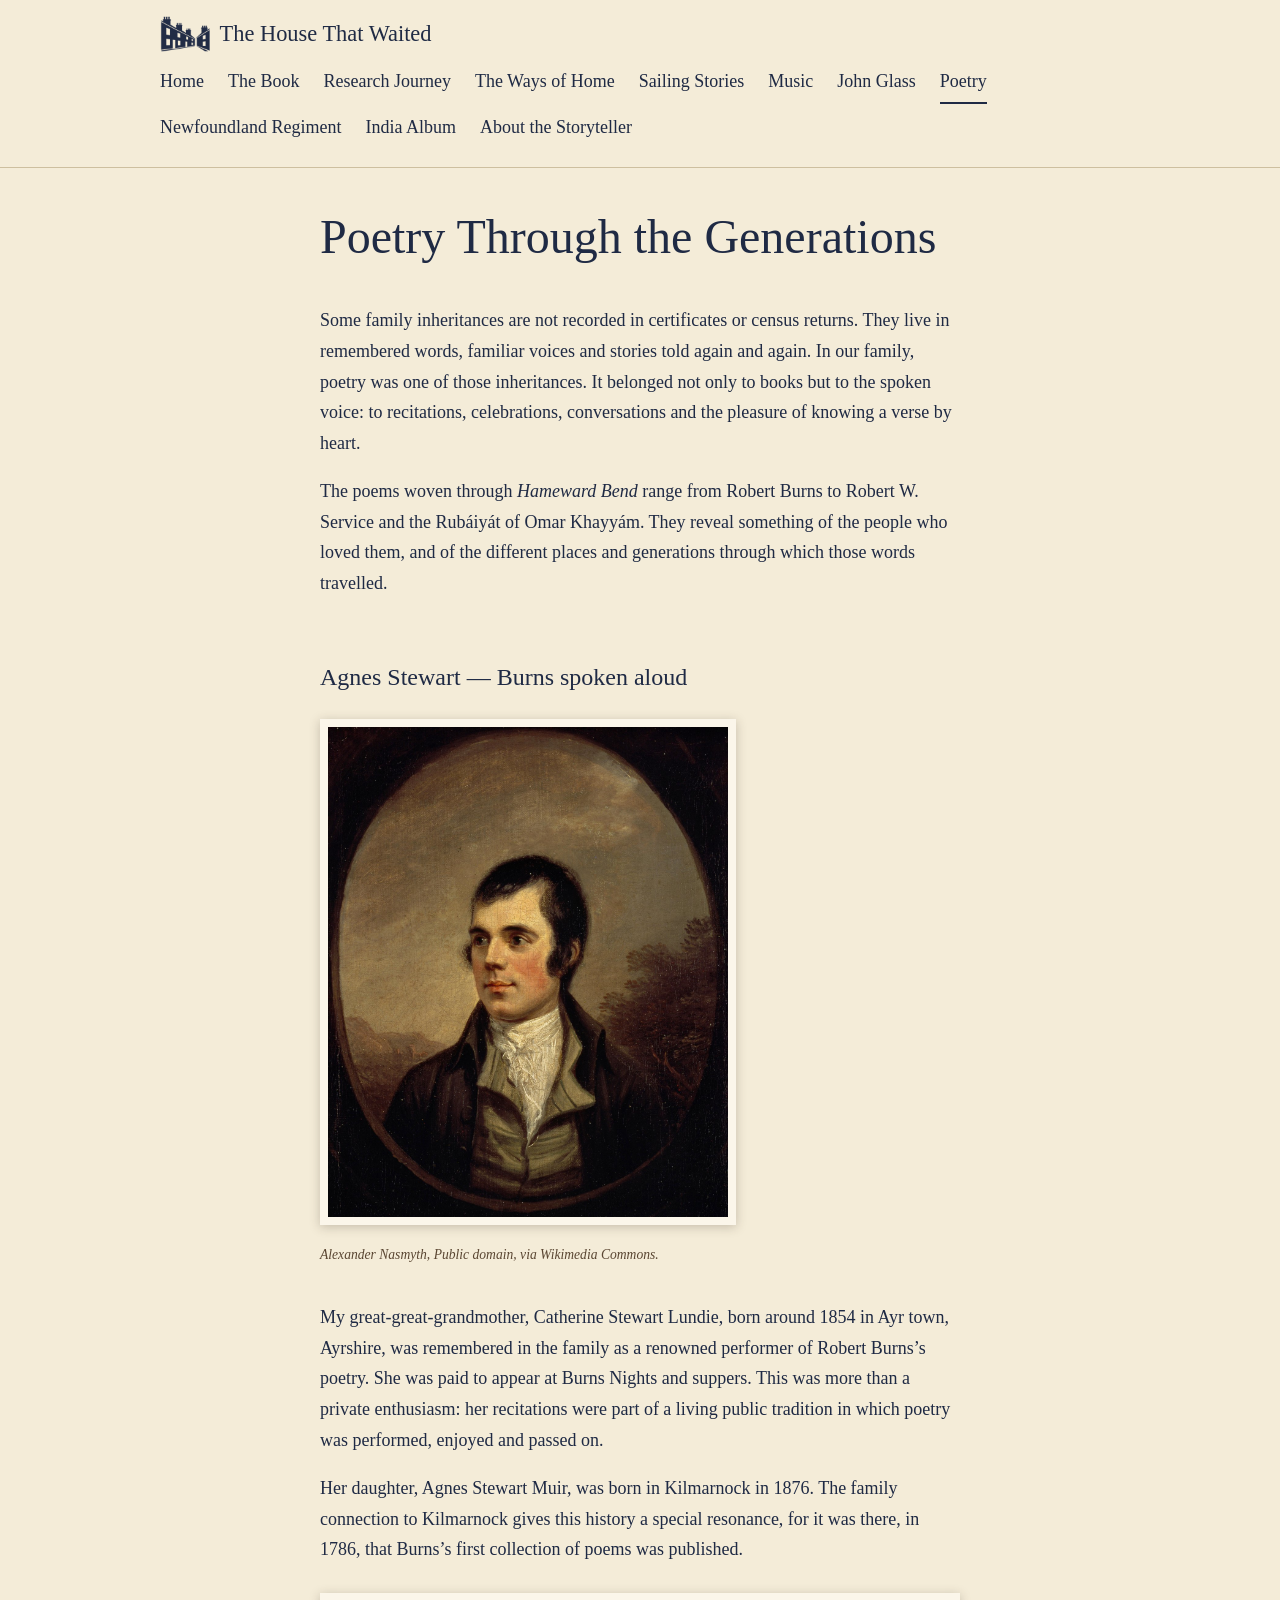
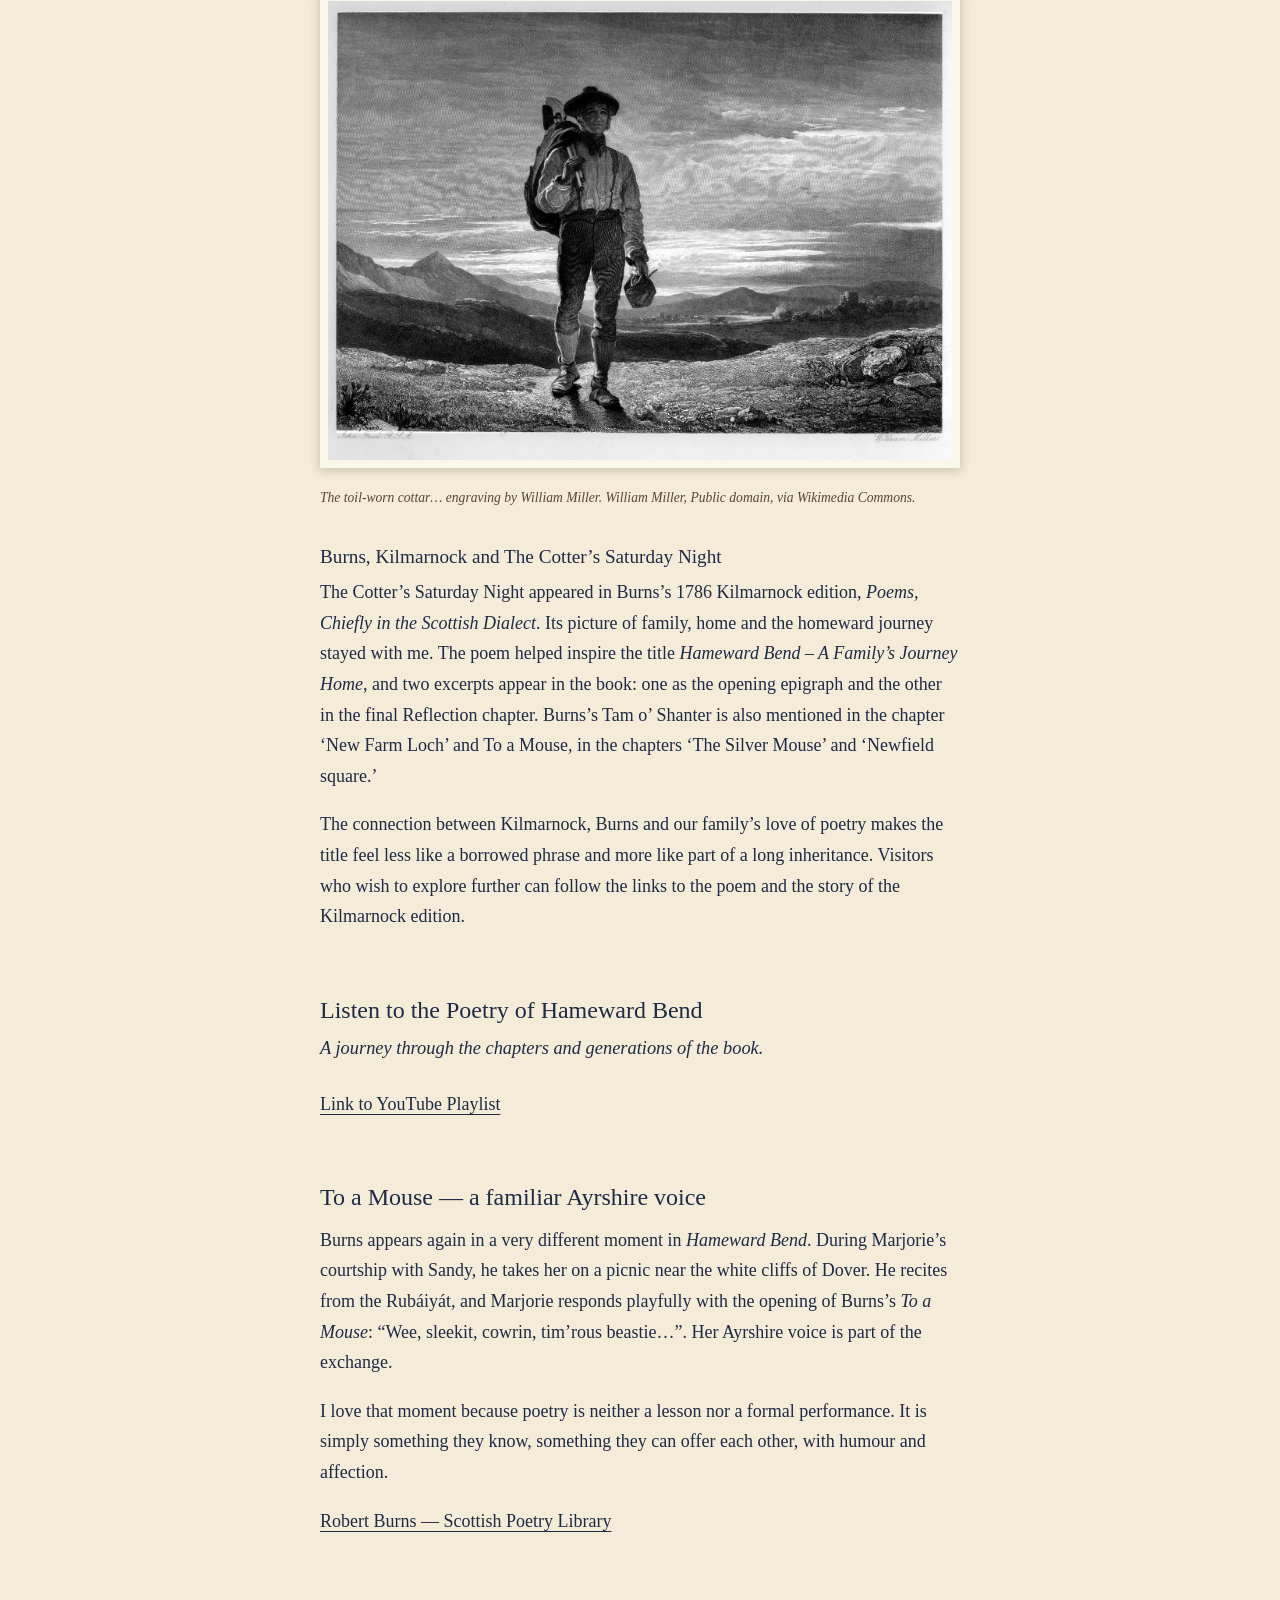
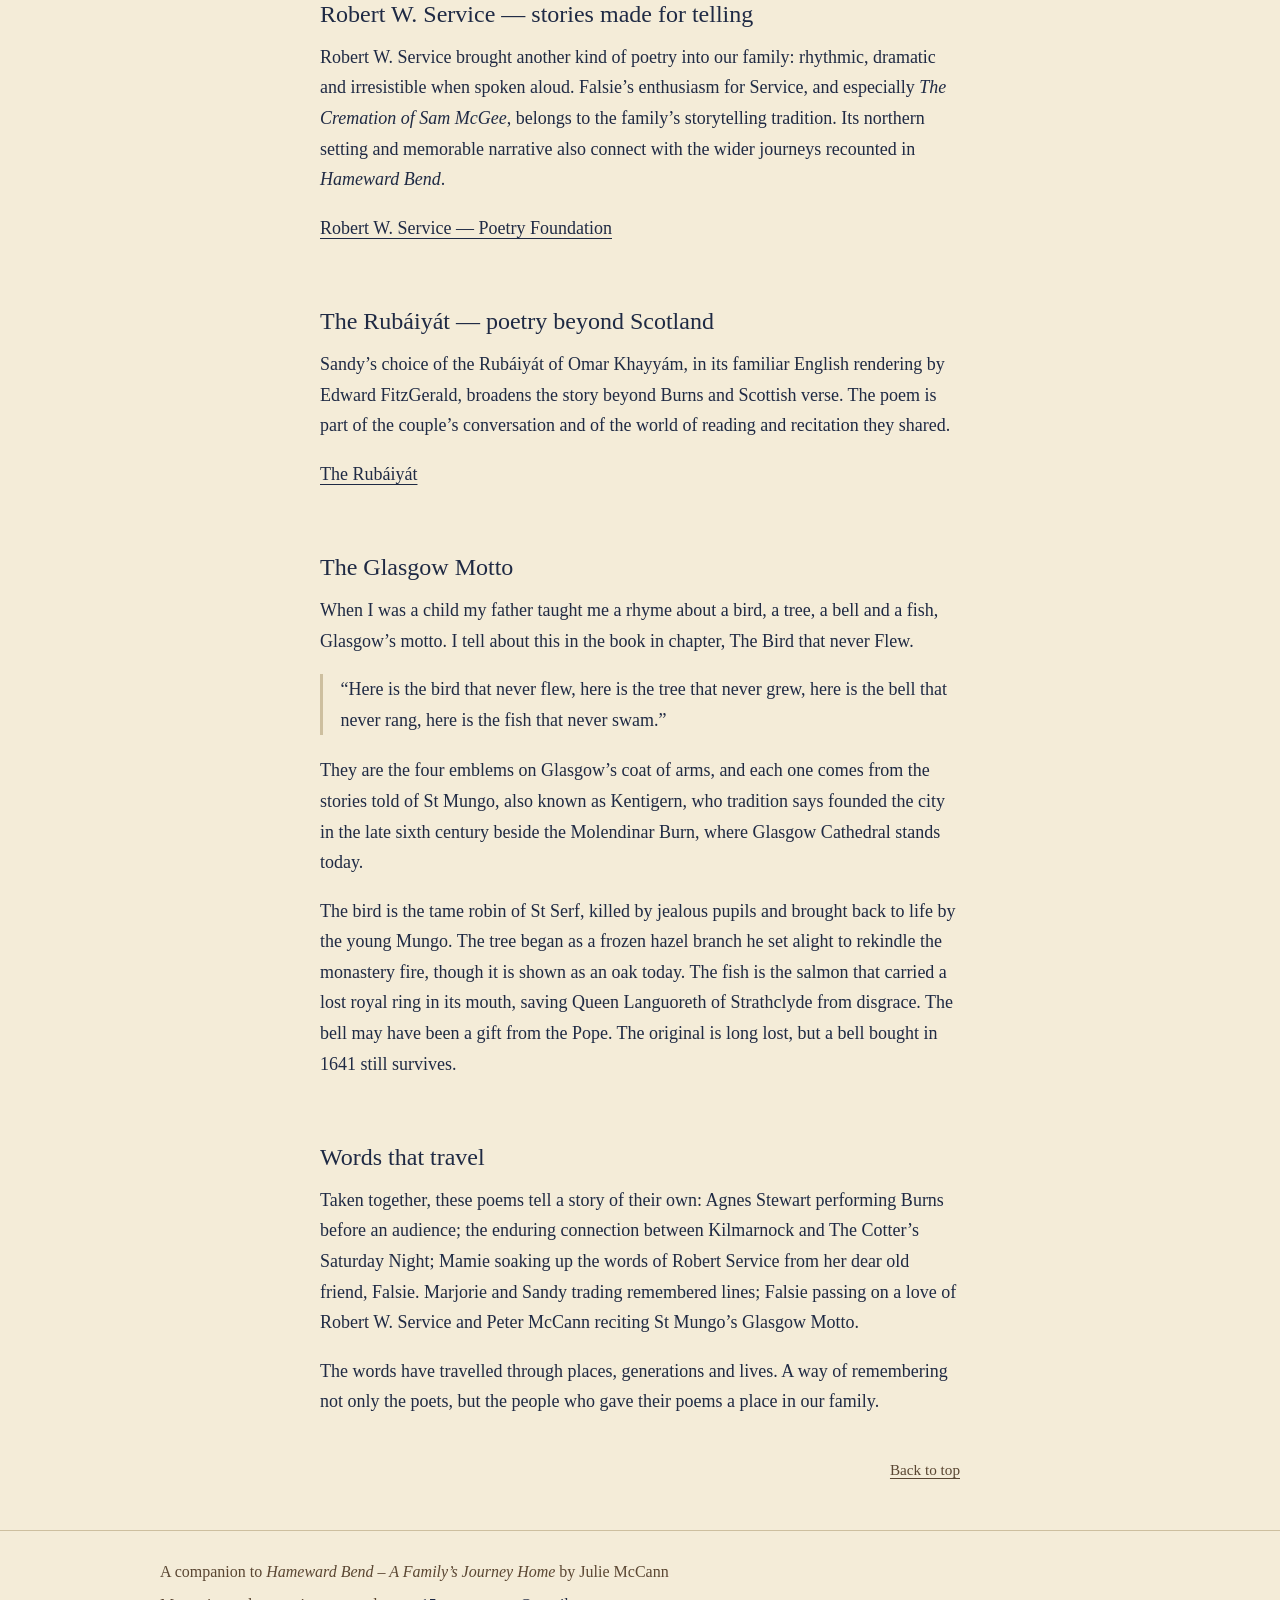
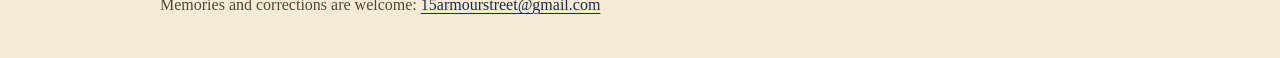
<file: poetry/index.html>
<!DOCTYPE html>
<html lang="en-AU">
<head>
  <meta charset="utf-8">
  <meta name="viewport" content="width=device-width, initial-scale=1">
  <meta name="robots" content="noindex, nofollow">
  <!-- EDIT HERE: page title and description (shown in browser tabs and link previews) -->
  <title>Poetry Through the Generations | The House That Waited</title>
  <meta name="description" content="Burns, Service, the Rubáiyát and the Glasgow motto: the poetry that travelled through the family in Hameward Bend.">
  <link rel="stylesheet" href="../css/styles.css">
  <link rel="icon" href="../favicon.ico" sizes="any">
  <link rel="icon" type="image/png" sizes="32x32" href="../favicon-32x32.png">
  <link rel="apple-touch-icon" href="../apple-touch-icon.png">
  <script src="../js/main.js" defer></script>
</head>
<body id="top" data-page="poetry">
  <a class="skip-link" href="#main">Skip to main content</a>

  <!-- Shared header and nav: keep identical on every page. Only list pages that exist. -->
  <header class="site-header">
    <div class="container header-inner">
      <a class="brand" href="../"><img class="brand-mark" src="../assets/images/logo/armour-street-mark.png" alt="" width="150" height="108"> The House That Waited</a>
      <nav class="site-nav" aria-label="Main">
        <ul class="nav-list">
          <li><a href="../">Home</a></li>
          <li><a href="../the-book/">The Book</a></li>
          <li><a href="../research-journey/">Research Journey</a></li>
          <li><a href="../the-ways-of-home/">The Ways of Home</a></li>
          <li><a href="../sailing-stories/">Sailing Stories</a></li>
          <li><a href="../music/">Music</a></li>
          <li><a href="../john-glass/">John Glass</a></li>
          <li><a href="../poetry/" aria-current="page">Poetry</a></li>
          <li><a href="../newfoundland-regiment/">Newfoundland Regiment</a></li>
          <li><a href="../india-album/">India Album</a></li>
          <li><a href="../about-the-storyteller/">About the Storyteller</a></li>
        </ul>
      </nav>
    </div>
  </header>

  <main id="main" tabindex="-1">

    <section class="chapter-head" aria-labelledby="poetry-title">
      <div class="container chapter">
        <!-- EDIT HERE: page heading -->
        <h1 id="poetry-title">Poetry Through the Generations</h1>
      </div>
    </section>

    <div class="container chapter">
      <article class="research-text">

        <!-- EDIT HERE: Julie's own words, Poetry_Through_the_Generations_211126.docx (21 Nov 2026) -->

        <section class="research-section" aria-label="Introduction">
          <p>Some family inheritances are not recorded in certificates or census returns. They live in remembered words, familiar voices and stories told again and again. In our family, poetry was one of those inheritances. It belonged not only to books but to the spoken voice: to recitations, celebrations, conversations and the pleasure of knowing a verse by heart.</p>
          <p>The poems woven through <em>Hameward Bend</em> range from Robert Burns to Robert W. Service and the Rubáiyát of Omar Khayyám. They reveal something of the people who loved them, and of the different places and generations through which those words travelled.</p>
        </section>

        <section class="research-section" aria-labelledby="agnes-stewart">
          <h2 id="agnes-stewart">Agnes Stewart — Burns spoken aloud</h2>

          <figure class="record-figure record-figure-tall">
            <div class="photo-frame photo-frame-img photo-frame-record">
              <img src="../assets/images/poetry/robert-burns-portrait-alexander-nasmyth.jpg" alt="Painted oval portrait of Robert Burns as a young man, with dark hair and long sideburns, a white cravat and a dark coat, set against a hazy landscape of hills and trees." width="1306" height="1600" loading="lazy" decoding="async">
            </div>
            <p class="photo-credit"><em>Alexander Nasmyth, Public domain, via Wikimedia Commons.</em></p>
          </figure>

          <p>My great-great-grandmother, Catherine Stewart Lundie, born around 1854 in Ayr town, Ayrshire, was remembered in the family as a renowned performer of Robert Burns’s poetry. She was paid to appear at Burns Nights and suppers. This was more than a private enthusiasm: her recitations were part of a living public tradition in which poetry was performed, enjoyed and passed on.</p>
          <p>Her daughter, Agnes Stewart Muir, was born in Kilmarnock in 1876. The family connection to Kilmarnock gives this history a special resonance, for it was there, in 1786, that Burns’s first collection of poems was published.</p>

          <!-- EDIT HERE: the Cotter engraving sits just above the Burns, Kilmarnock heading (Julie, 22 Nov 2026) -->
          <figure class="record-figure">
            <div class="photo-frame photo-frame-img photo-frame-record">
              <img src="../assets/images/poetry/cotters-saturday-night-engraving-william-miller.jpg" alt="Black-and-white engraving of a weary farm labourer in a bonnet, shirt and breeches, standing on a hillside path at dusk with a bundle on his back and a small bundle in his hand. Behind him a valley, distant hills and a village stretch away under a dramatic sky. The names John Faed R.S.A. and William Miller are engraved beneath." width="1600" height="1177" loading="lazy" decoding="async">
            </div>
            <p class="photo-credit"><em>The toil-worn cottar… engraving by William Miller. William Miller, Public domain, via Wikimedia Commons.</em></p>
          </figure>

          <h3>Burns, Kilmarnock and The Cotter’s Saturday Night</h3>
          <p>The Cotter’s Saturday Night appeared in Burns’s 1786 Kilmarnock edition, <em>Poems, Chiefly in the Scottish Dialect</em>. Its picture of family, home and the homeward journey stayed with me. The poem helped inspire the title <em>Hameward Bend – A Family’s Journey Home</em>, and two excerpts appear in the book: one as the opening epigraph and the other in the final Reflection chapter. Burns’s Tam o’ Shanter is also mentioned in the chapter ‘New Farm Loch’ and To a Mouse, in the chapters ‘The Silver Mouse’ and ‘Newfield square.’</p>
          <p>The connection between Kilmarnock, Burns and our family’s love of poetry makes the title feel less like a borrowed phrase and more like part of a long inheritance. Visitors who wish to explore further can follow the links to the poem and the story of the Kilmarnock edition.</p>
        </section>

        <section class="research-section" aria-labelledby="listen">
          <h2 id="listen">Listen to the Poetry of Hameward Bend</h2>
          <p class="story-subtitle"><em>A journey through the chapters and generations of the book.</em></p>
          <p><a href="https://www.youtube.com/playlist?list=PLWWMCIMhLdTM" target="_blank" rel="noopener">Link to YouTube Playlist<span class="visually-hidden"> (opens in a new tab)</span></a></p>
        </section>

        <section class="research-section" aria-labelledby="to-a-mouse">
          <h2 id="to-a-mouse">To a Mouse — a familiar Ayrshire voice</h2>
          <p>Burns appears again in a very different moment in <em>Hameward Bend</em>. During Marjorie’s courtship with Sandy, he takes her on a picnic near the white cliffs of Dover. He recites from the Rubáiyát, and Marjorie responds playfully with the opening of Burns’s <em>To a Mouse</em>: “Wee, sleekit, cowrin, tim’rous beastie…”. Her Ayrshire voice is part of the exchange.</p>
          <p>I love that moment because poetry is neither a lesson nor a formal performance. It is simply something they know, something they can offer each other, with humour and affection.</p>
          <p><a href="https://www.scottishpoetrylibrary.org.uk/burns-night/" target="_blank" rel="noopener">Robert Burns — Scottish Poetry Library<span class="visually-hidden"> (opens in a new tab)</span></a></p>
        </section>

        <section class="research-section" aria-labelledby="robert-w-service">
          <h2 id="robert-w-service">Robert W. Service — stories made for telling</h2>
          <p>Robert W. Service brought another kind of poetry into our family: rhythmic, dramatic and irresistible when spoken aloud. Falsie’s enthusiasm for Service, and especially <em>The Cremation of Sam McGee</em>, belongs to the family’s storytelling tradition. Its northern setting and memorable narrative also connect with the wider journeys recounted in <em>Hameward Bend</em>.</p>
          <p><a href="https://www.poetryfoundation.org/poets/robert-w-service" target="_blank" rel="noopener">Robert W. Service — Poetry Foundation<span class="visually-hidden"> (opens in a new tab)</span></a></p>
        </section>

        <section class="research-section" aria-labelledby="rubaiyat">
          <h2 id="rubaiyat">The Rubáiyát — poetry beyond Scotland</h2>
          <p>Sandy’s choice of the Rubáiyát of Omar Khayyám, in its familiar English rendering by Edward FitzGerald, broadens the story beyond Burns and Scottish verse. The poem is part of the couple’s conversation and of the world of reading and recitation they shared.</p>
          <p><a href="https://www.therubaiyatofomarkhayyam.com/rubaiyat-full-text/" target="_blank" rel="noopener">The Rubáiyát<span class="visually-hidden"> (opens in a new tab)</span></a></p>
        </section>

        <section class="research-section" aria-labelledby="glasgow-motto">
          <h2 id="glasgow-motto">The Glasgow Motto</h2>
          <p>When I was a child my father taught me a rhyme about a bird, a tree, a bell and a fish, Glasgow’s motto. I tell about this in the book in chapter, The Bird that never Flew.</p>
          <blockquote class="source-quote">
            <p>“Here is the bird that never flew, here is the tree that never grew, here is the bell that never rang, here is the fish that never swam.”</p>
          </blockquote>
          <p>They are the four emblems on Glasgow’s coat of arms, and each one comes from the stories told of St Mungo, also known as Kentigern, who tradition says founded the city in the late sixth century beside the Molendinar Burn, where Glasgow Cathedral stands today.</p>
          <p>The bird is the tame robin of St Serf, killed by jealous pupils and brought back to life by the young Mungo. The tree began as a frozen hazel branch he set alight to rekindle the monastery fire, though it is shown as an oak today. The fish is the salmon that carried a lost royal ring in its mouth, saving Queen Languoreth of Strathclyde from disgrace. The bell may have been a gift from the Pope. The original is long lost, but a bell bought in 1641 still survives.</p>
        </section>

        <section class="research-section" aria-labelledby="words-that-travel">
          <h2 id="words-that-travel">Words that travel</h2>
          <p>Taken together, these poems tell a story of their own: Agnes Stewart performing Burns before an audience; the enduring connection between Kilmarnock and The Cotter’s Saturday Night; Mamie soaking up the words of Robert Service from her dear old friend, Falsie. Marjorie and Sandy trading remembered lines; Falsie passing on a love of Robert W. Service and Peter McCann reciting St Mungo’s Glasgow Motto.</p>
          <p>The words have travelled through places, generations and lives. A way of remembering not only the poets, but the people who gave their poems a place in our family.</p>
        </section>

      </article>

      <div class="chapter-end">
        <p class="back-to-top"><a href="#top" aria-label="Back to top of Poetry Through the Generations">Back to top</a></p>
      </div>
    </div>
  </main>

  <!-- Shared footer: keep identical on every page. -->
  <!-- [ footer wording — Julie to confirm ] -->
  <footer class="site-footer">
    <div class="container">
      <p>A companion to <em>Hameward Bend – A Family’s Journey Home</em> by Julie McCann</p>
      <p>Memories and corrections are welcome: <a href="mailto:15armourstreet@gmail.com" target="_blank" rel="noopener">15armourstreet@gmail.com<span class="visually-hidden"> (opens in a new tab)</span></a></p>
    </div>
  </footer>
</body>
</html>
</file>
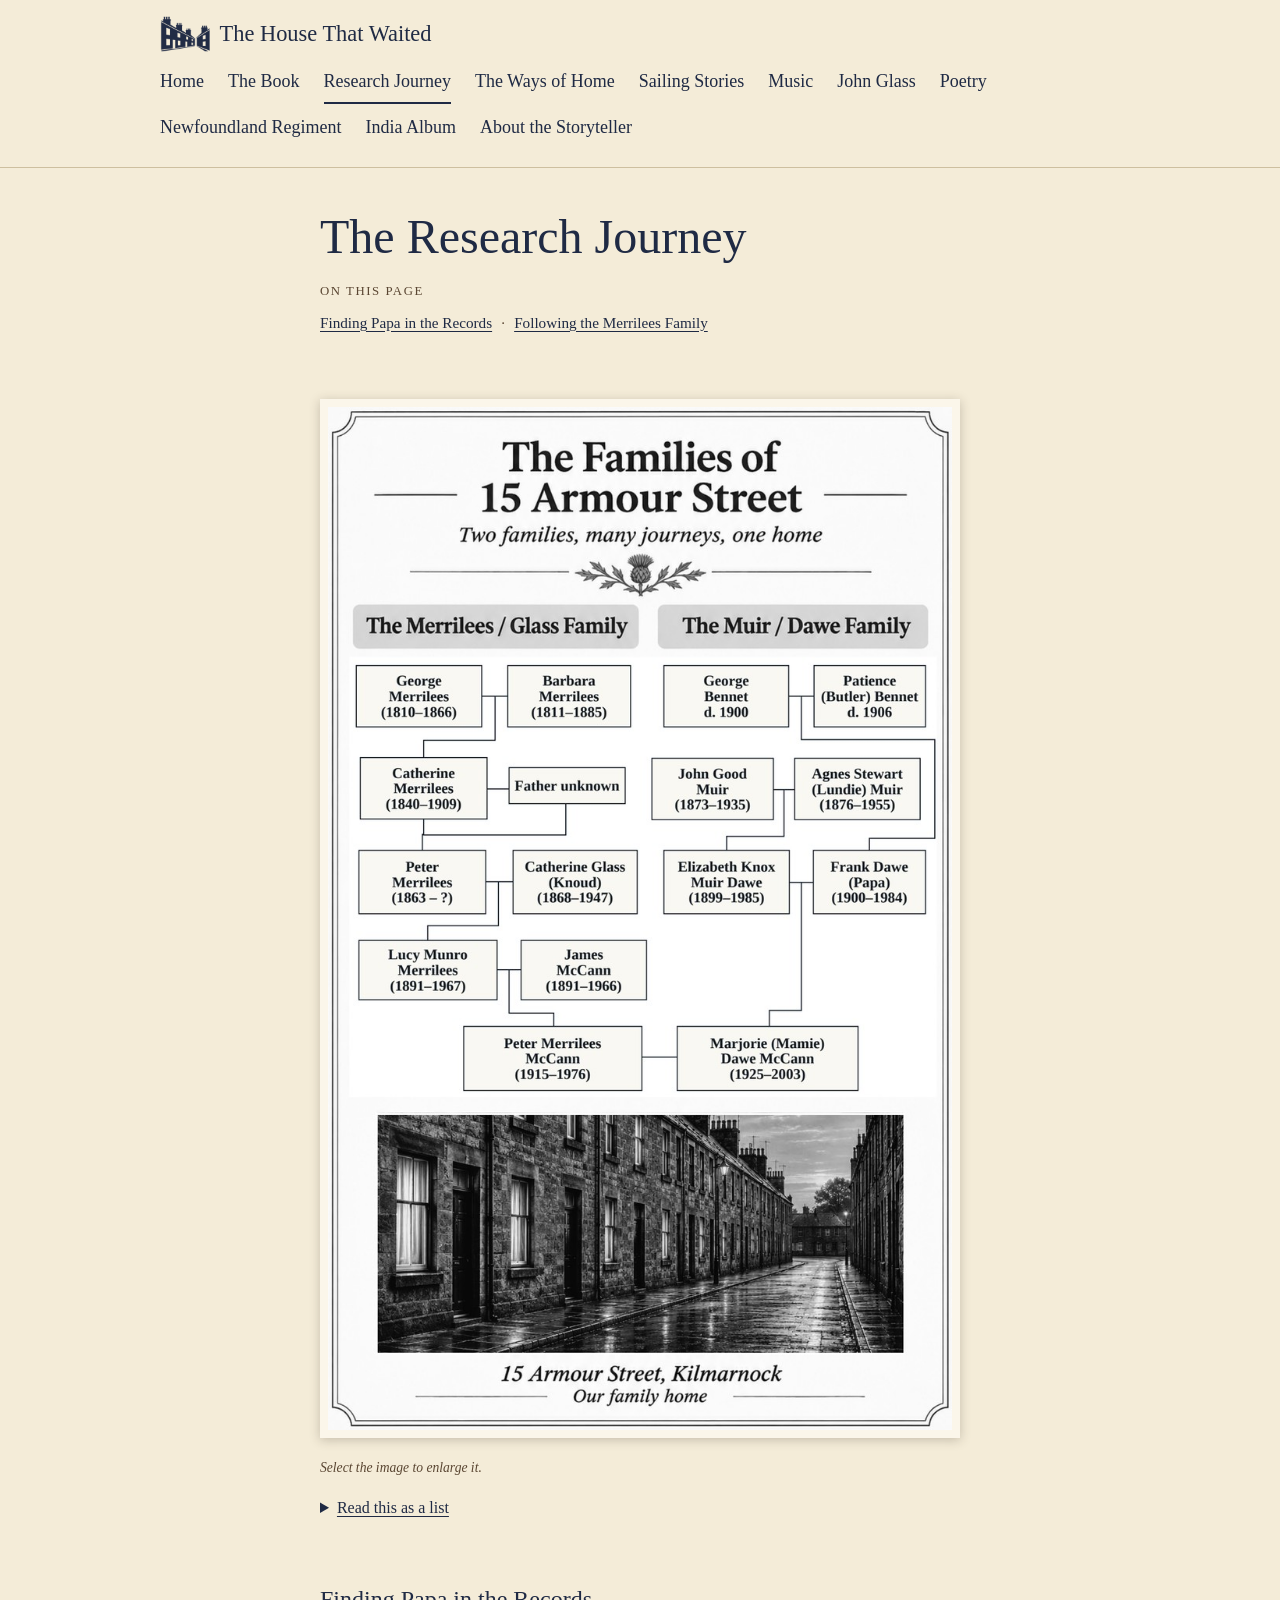
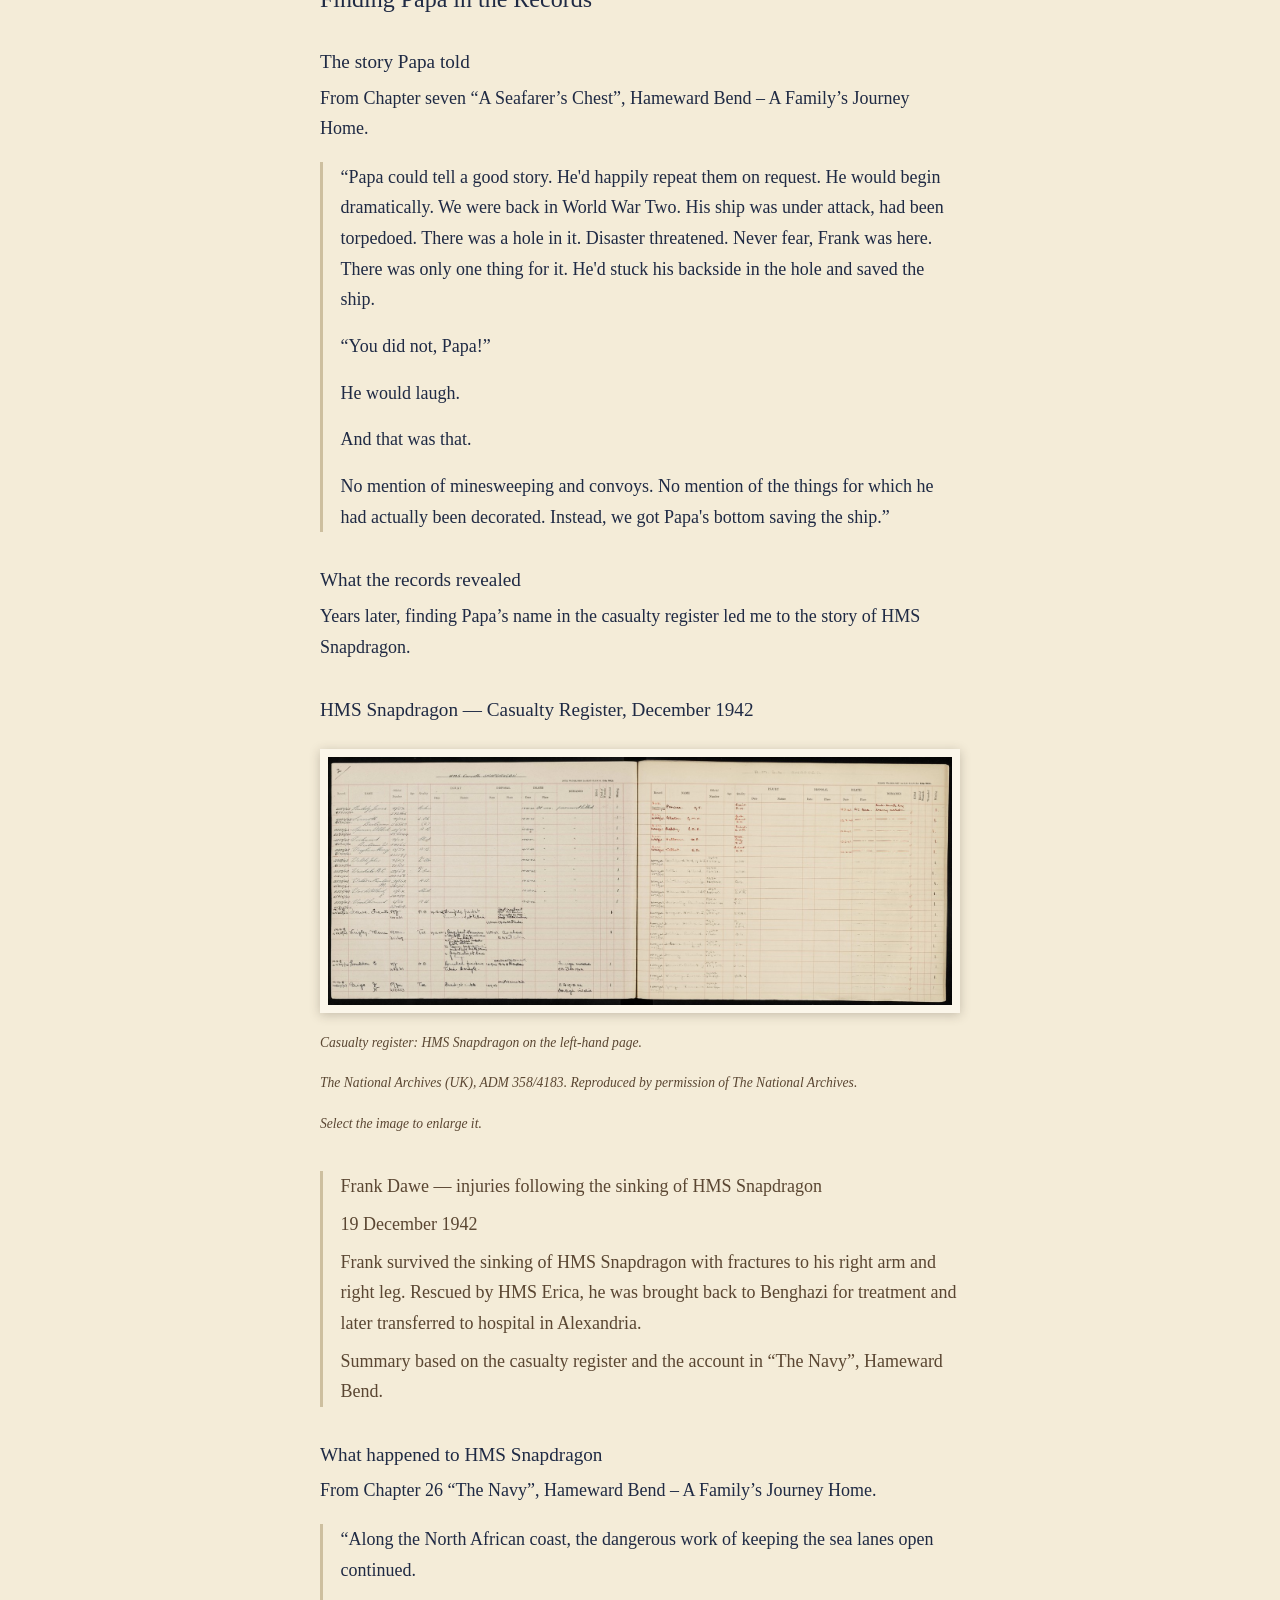
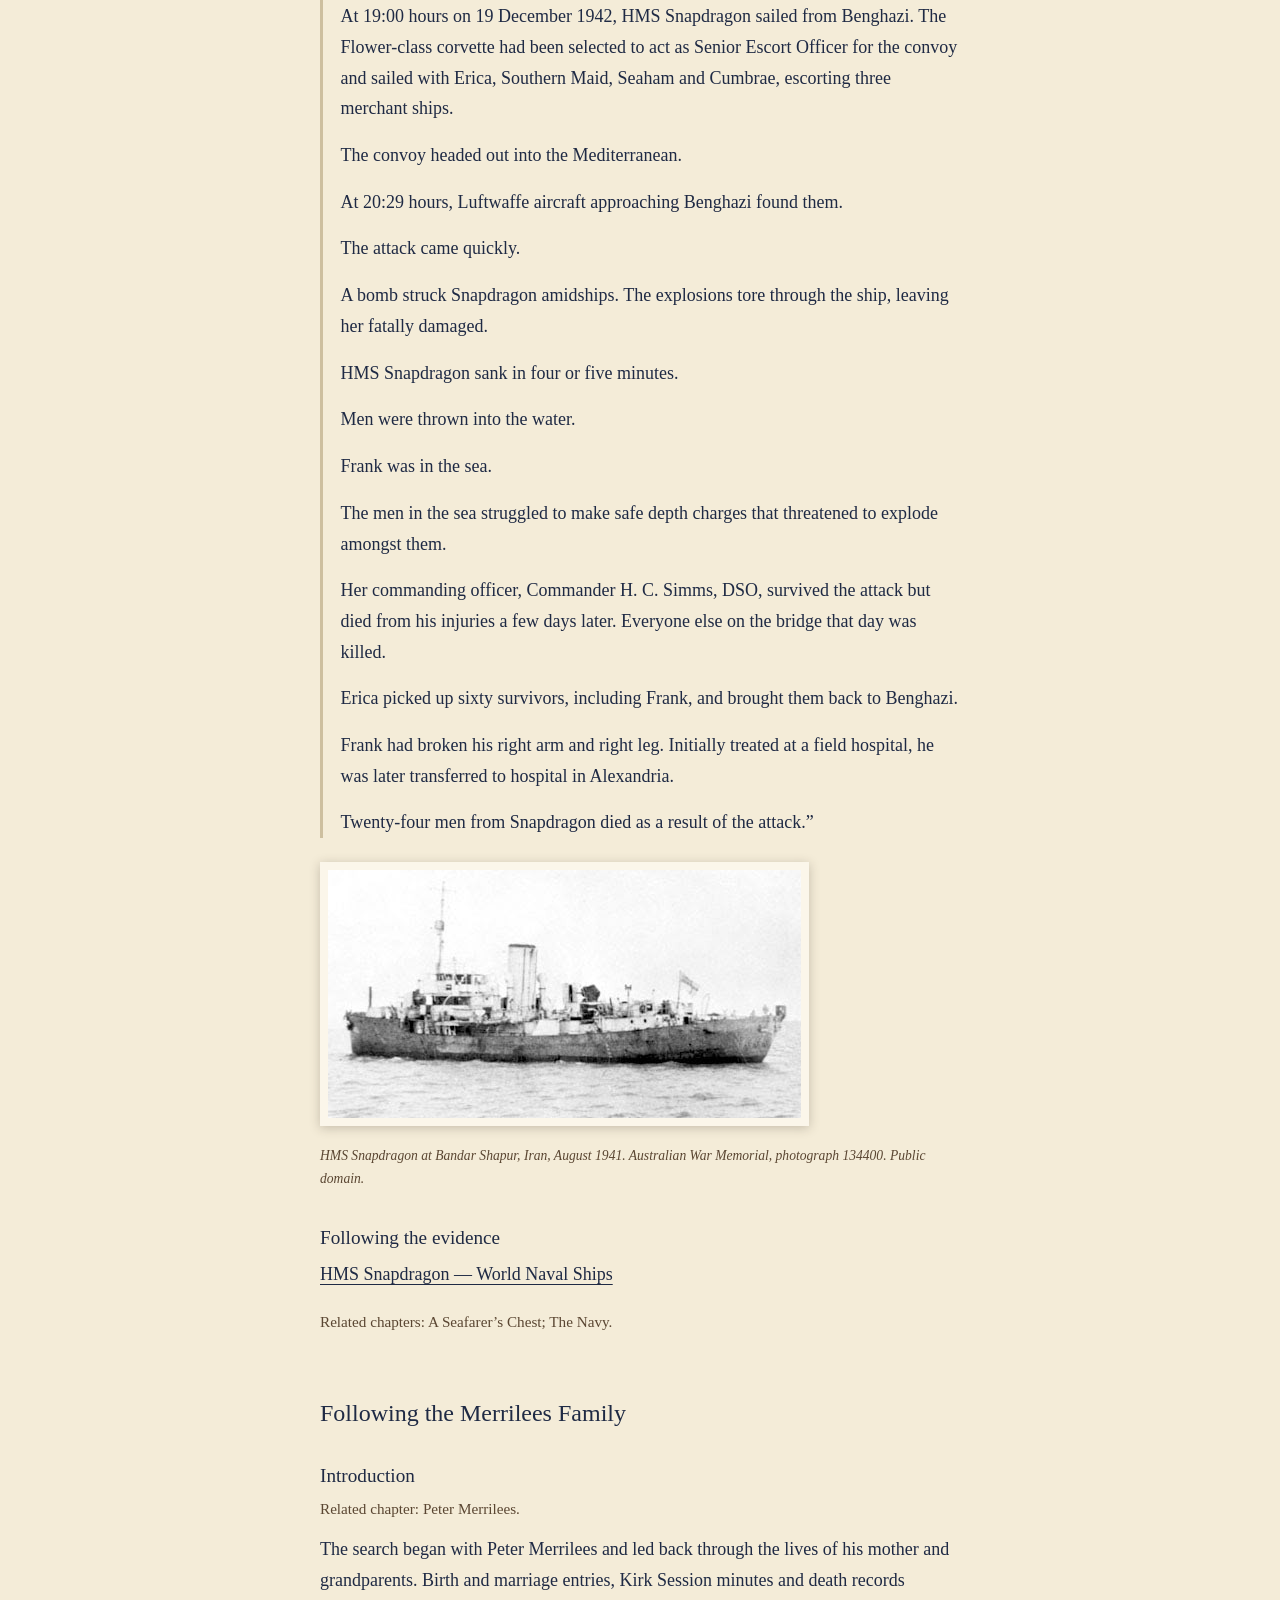
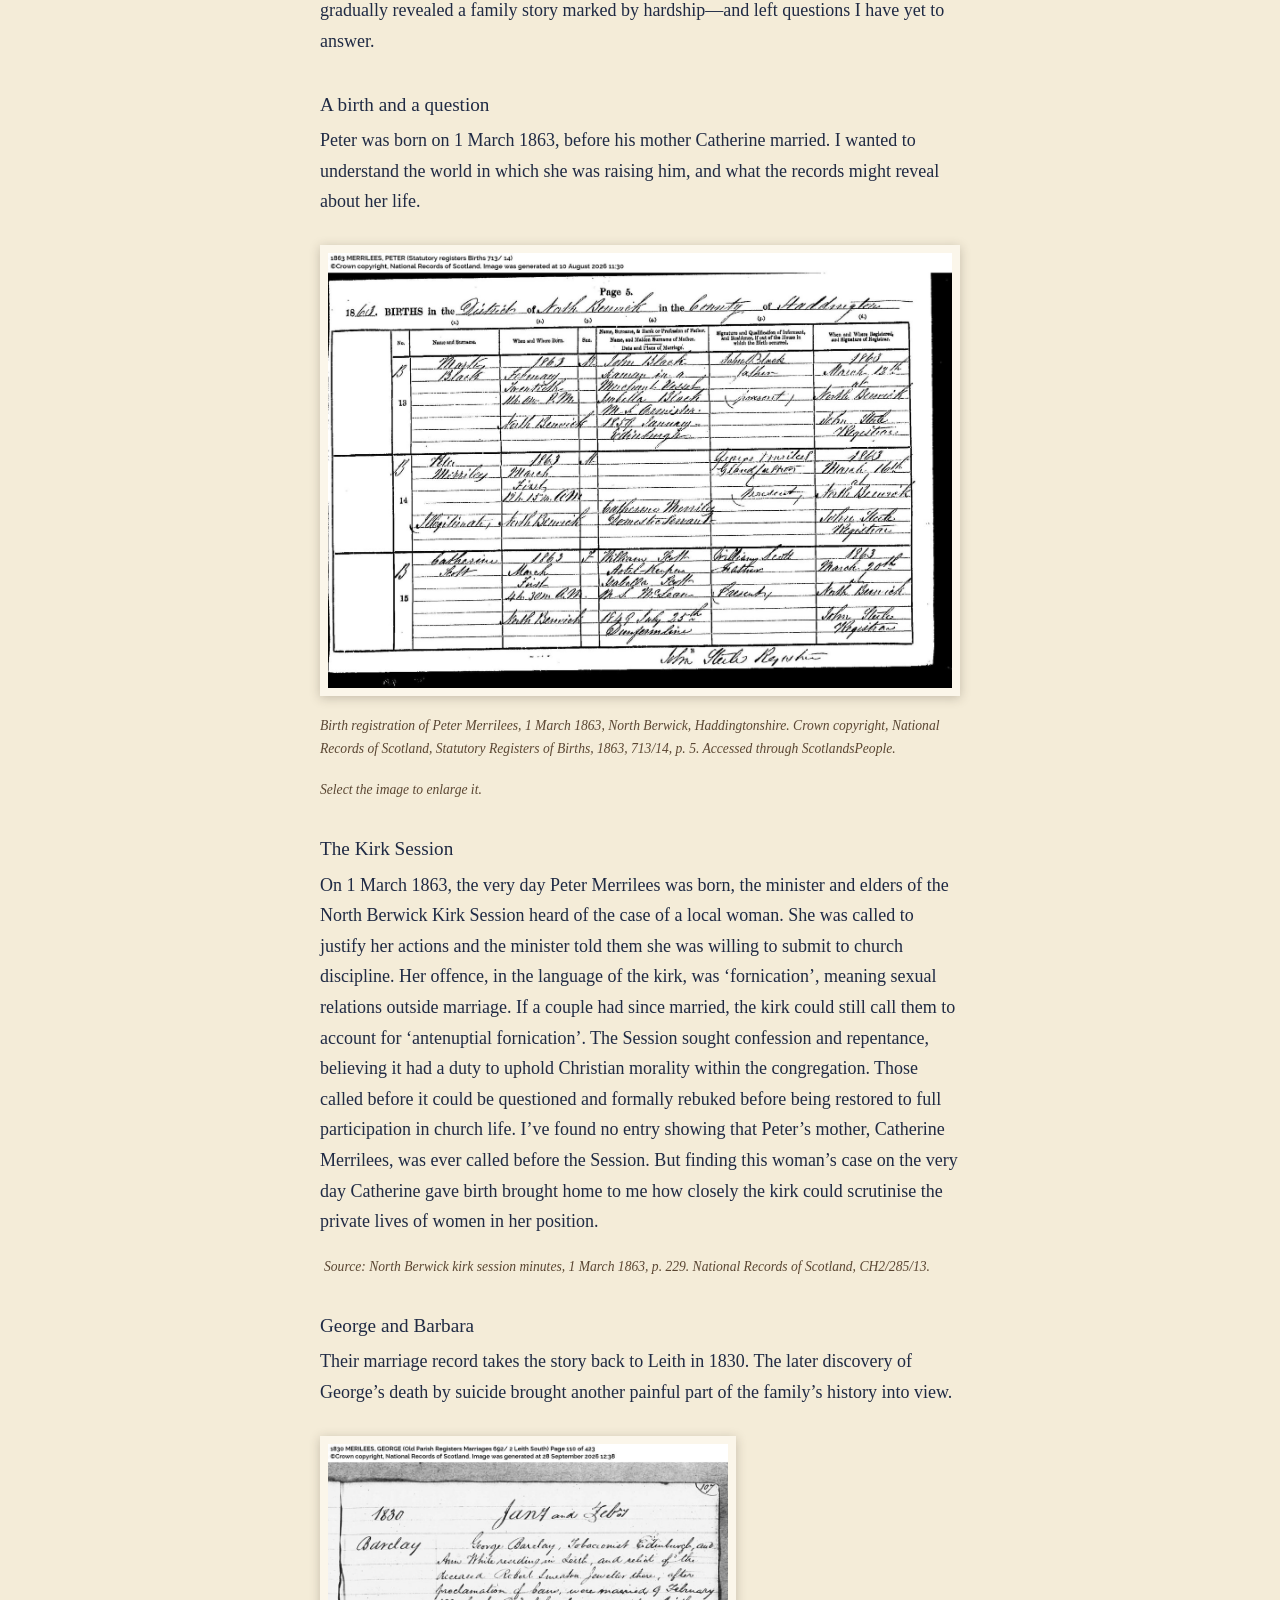
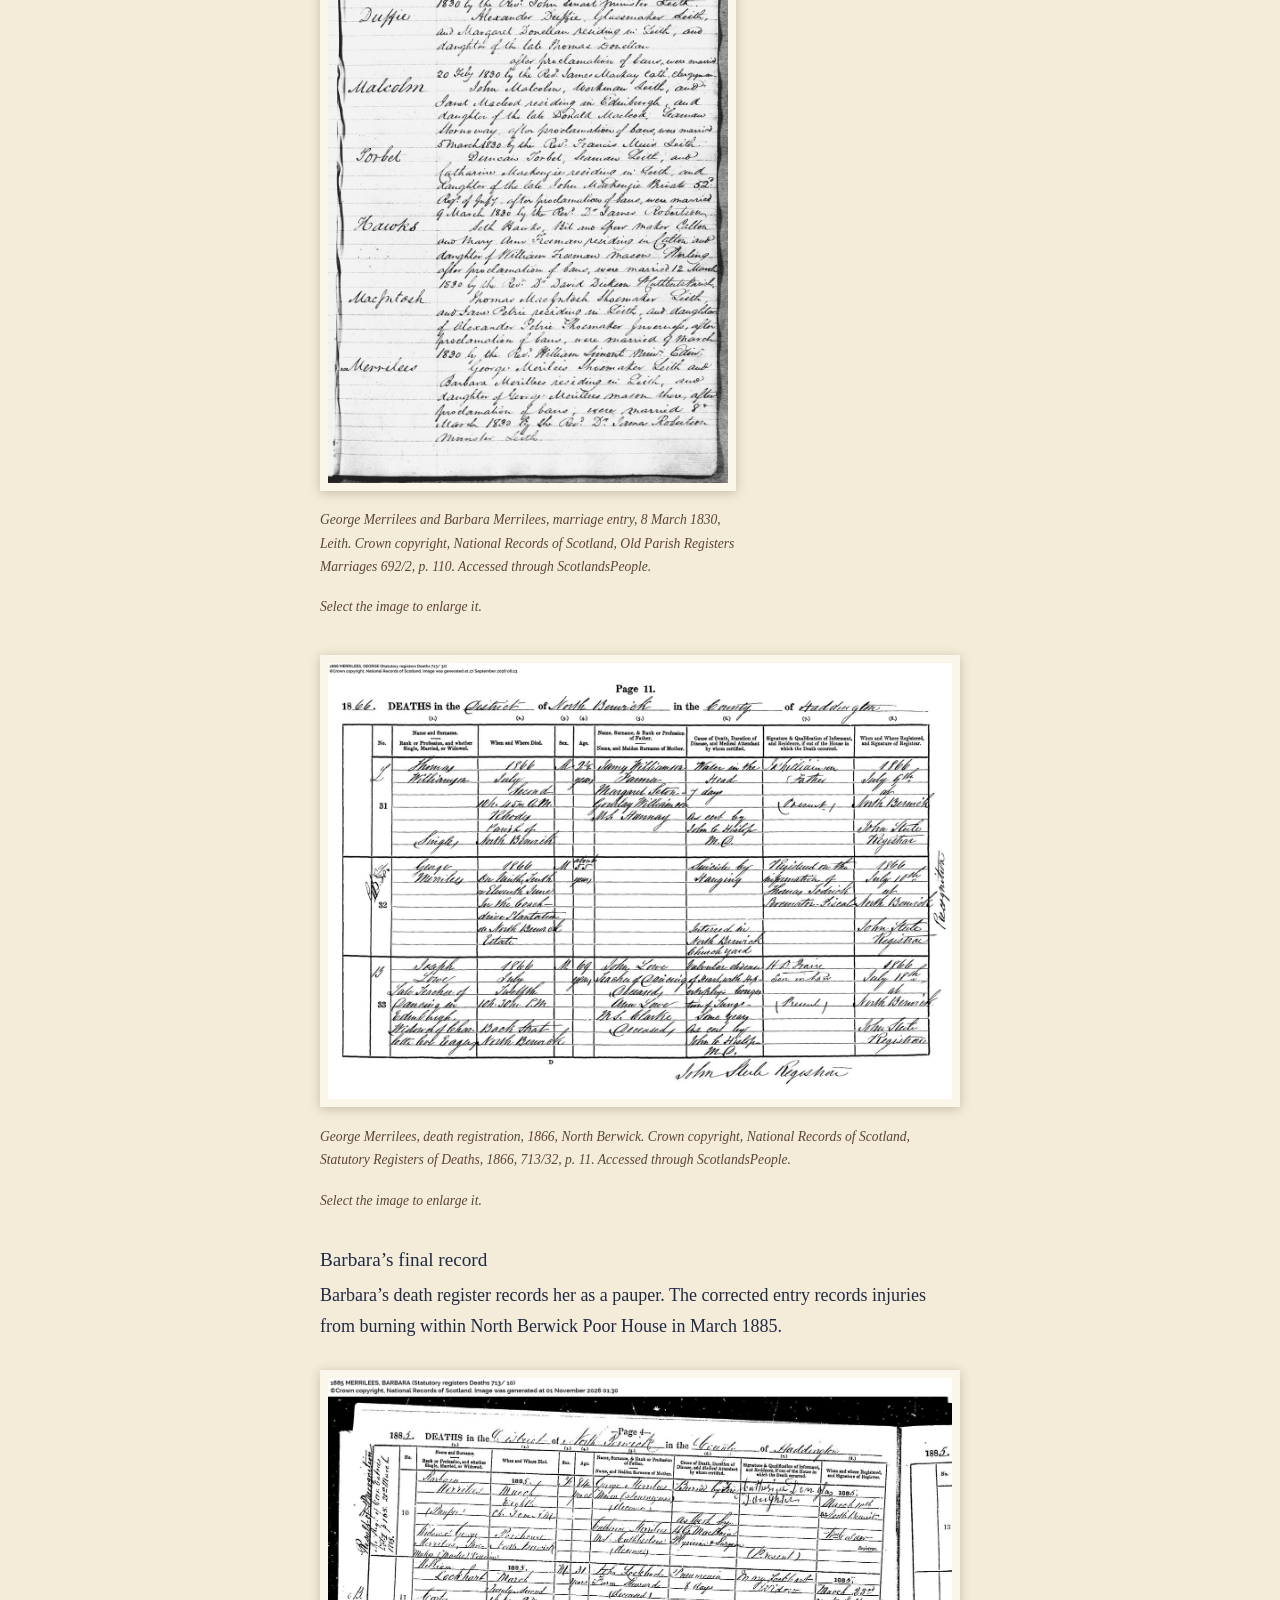
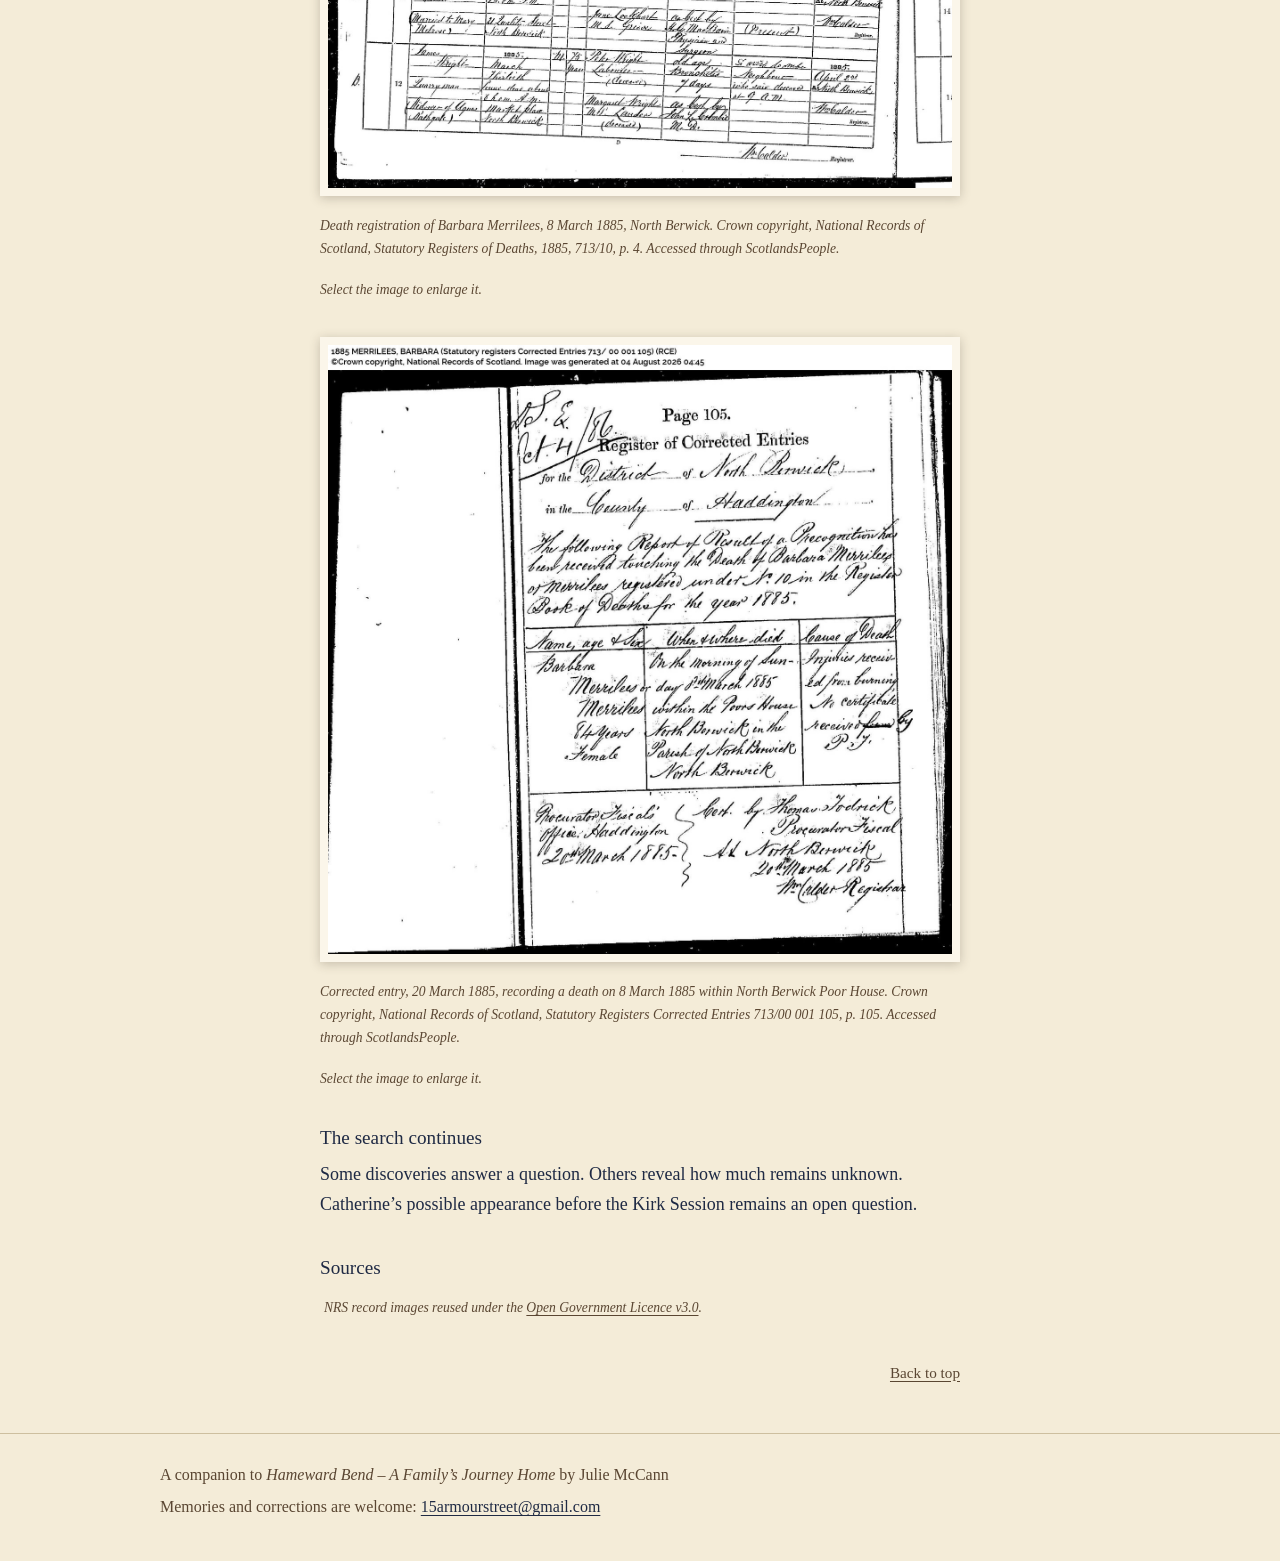
<file: research-journey/index.html>
<!DOCTYPE html>
<html lang="en-AU">
<head>
  <meta charset="utf-8">
  <meta name="viewport" content="width=device-width, initial-scale=1">
  <meta name="robots" content="noindex, nofollow">
  <!-- EDIT HERE: page title and description (shown in browser tabs and link previews) -->
  <title>The Research Journey | The House That Waited</title>
  <meta name="description" content="How the records were found and followed: companion pages to Hameward Bend – A Family’s Journey Home.">
  <link rel="stylesheet" href="../css/styles.css">
  <link rel="icon" href="../favicon.ico" sizes="any">
  <link rel="icon" type="image/png" sizes="32x32" href="../favicon-32x32.png">
  <link rel="apple-touch-icon" href="../apple-touch-icon.png">
  <script src="../js/main.js" defer></script>
</head>
<body id="top" data-page="research">
  <a class="skip-link" href="#main">Skip to main content</a>

  <!-- Shared header and nav: keep identical on every page. Only list pages that exist. -->
  <header class="site-header">
    <div class="container header-inner">
      <a class="brand" href="../"><img class="brand-mark" src="../assets/images/logo/armour-street-mark.png" alt="" width="150" height="108"> The House That Waited</a>
      <nav class="site-nav" aria-label="Main">
        <ul class="nav-list">
          <li><a href="../">Home</a></li>
          <li><a href="../the-book/">The Book</a></li>
          <li><a href="../research-journey/" aria-current="page">Research Journey</a></li>
          <li><a href="../the-ways-of-home/">The Ways of Home</a></li>
          <li><a href="../sailing-stories/">Sailing Stories</a></li>
          <li><a href="../music/">Music</a></li>
          <li><a href="../john-glass/">John Glass</a></li>
          <li><a href="../poetry/">Poetry</a></li>
          <li><a href="../newfoundland-regiment/">Newfoundland Regiment</a></li>
          <li><a href="../india-album/">India Album</a></li>
          <li><a href="../about-the-storyteller/">About the Storyteller</a></li>
        </ul>
      </nav>
    </div>
  </header>

  <main id="main" tabindex="-1">

    <section class="chapter-head" aria-labelledby="research-title">
      <div class="container chapter">
        <!-- EDIT HERE: page heading -->
        <h1 id="research-title">The Research Journey</h1>
      </div>
    </section>

    <!-- Jump links: plain anchors, no hidden content. Add a line here (and an id on the section heading) if you add a section. -->
    <nav class="jump" aria-labelledby="jump-heading">
      <div class="container">
        <p class="jump-title" id="jump-heading">On this page</p>
        <ul>
          <li><a href="#finding-papa">Finding Papa in the Records</a></li>
          <li><a href="#merrilees-family">Following the Merrilees Family</a></li>
        </ul>
      </div>
    </nav>

    <div class="container chapter">
      <article class="research-text">

        <!-- [ Julie to supply short intro for the Research Journey page ] -->

        <!-- EDIT HERE: The Families of 15 Armour Street (the graphic was replaced on 22 Nov 2026, third replacement, with the page as displayed in Julie's PDF Hameward_Bend_Family_Tree_Cover_Matched_22Nov2026.pdf; the graphic carries its own title, so there is no heading here). The list below follows the graphic. If the graphic changes, update the list too. -->
        <figure class="record-figure">
          <a class="photo-frame photo-frame-img photo-frame-record" href="../assets/images/research/families-of-15-armour-street-large.jpg" aria-label="View larger family tree image">
            <img src="../assets/images/research/families-of-15-armour-street.jpg" alt="Family tree titled The Families of 15 Armour Street: two families, many journeys, one home. The Merrilees / Glass Family is on the left and the Muir / Dawe Family is on the right, joining at the bottom in Peter Merrilees McCann and Marjorie Dawe McCann. Underneath is a picture of a rainy, cobbled terraced street, captioned 15 Armour Street, Kilmarnock, our family home. A text version follows." width="800" height="1312" loading="lazy" decoding="async">
          </a>
          <p class="photo-credit"><em>Select the image to enlarge it.</em></p>
          <details class="tree-list">
            <summary>Read this as a list</summary>
            <p><strong>The Merrilees / Glass Family</strong></p>
            <ul>
              <li>George Merrilees (1810 – 1866) and Barbara Merrilees (1811 – 1885).</li>
              <li>Their daughter Catherine Merrilees (1840 – 1909). Her son's father is shown as unknown.</li>
              <li>Her son Peter Merrilees (born 1863, no death year shown) and Catherine Glass (Knoud) (1868 – 1947).</li>
              <li>Their daughter Lucy Munro Merrilees (1891 – 1967) and James McCann (1891 – 1966).</li>
              <li>Their son Peter Merrilees McCann (1915 – 1976).</li>
            </ul>
            <p><strong>The Muir / Dawe Family</strong></p>
            <ul>
              <li>George Bennet (died 1900) and Patience (Butler) Bennet (died 1906).</li>
              <li>John Good Muir (1873 – 1935) and Agnes Stewart (Lundie) Muir (1876 – 1955).</li>
              <li>Their daughter Elizabeth Knox Muir Dawe (1899 – 1985).</li>
              <li>Frank Dawe (Papa) (1900 – 1984), son of George and Patience Bennet, shown alongside Elizabeth.</li>
              <li>Their daughter Marjorie (Mamie) Dawe McCann (1925 – 2003), shown alongside Peter Merrilees McCann.</li>
            </ul>
            <p>15 Armour Street, Kilmarnock: our family home. The tree shows the main people in the book. Dates and details are from family records and it does not include all relatives.</p>
          </details>
        </figure>

        <!-- ================= 1. FINDING PAPA IN THE RECORDS ================= -->
        <!-- EDIT HERE: Finding Papa in the Records (Julie's own words) -->
        <section class="research-section" aria-labelledby="finding-papa">
          <h2 id="finding-papa">Finding Papa in the Records</h2>

          <h3>The story Papa told</h3>
          <p>From Chapter seven “A Seafarer’s Chest”, Hameward Bend – A Family’s Journey Home.</p>
          <blockquote class="source-quote">
            <p>“Papa could tell a good story. He'd happily repeat them on request. He would begin dramatically. We were back in World War Two. His ship was under attack, had been torpedoed. There was a hole in it. Disaster threatened. Never fear, Frank was here. There was only one thing for it. He'd stuck his backside in the hole and saved the ship.</p>
            <p>“You did not, Papa!”</p>
            <p>He would laugh.</p>
            <p>And that was that.</p>
            <p>No mention of minesweeping and convoys. No mention of the things for which he had actually been decorated. Instead, we got Papa's bottom saving the ship.”</p>
          </blockquote>

          <h3>What the records revealed</h3>
          <p>Years later, finding Papa’s name in the casualty register led me to the story of HMS Snapdragon.</p>

          <h3>HMS Snapdragon — Casualty Register, December 1942</h3>
          <figure class="record-figure">
            <a class="photo-frame photo-frame-img photo-frame-record" href="../assets/images/research/hms-snapdragon-casualty-register-1942-large.jpg" aria-label="View larger record image">
              <img src="../assets/images/research/hms-snapdragon-casualty-register-1942.jpg" alt="Scanned two-page spread from a Royal Navy casualty register. The left-hand page, headed HMS Corvette Snapdragon, lists the Snapdragon entries in handwriting, including the entry for Frank Dawe with his injuries and disposal. The right-hand page is another ship's register." width="1600" height="635" loading="lazy" decoding="async">
            </a>
            <p class="photo-credit"><em>Casualty register: HMS Snapdragon on the left-hand page.</em></p>
            <p class="photo-credit"><em>The National Archives (UK), ADM 358/4183. Reproduced by permission of The National Archives.</em></p>
            <p class="photo-credit"><em>Select the image to enlarge it.</em></p>
          </figure>
          <div class="record-note">
            <p>Frank Dawe — injuries following the sinking of HMS Snapdragon</p>
            <p>19 December 1942</p>
            <p>Frank survived the sinking of HMS Snapdragon with fractures to his right arm and right leg. Rescued by HMS Erica, he was brought back to Benghazi for treatment and later transferred to hospital in Alexandria.</p>
            <p>Summary based on the casualty register and the account in “The Navy”, Hameward Bend.</p>
          </div>

          <h3>What happened to HMS Snapdragon</h3>
          <p>From Chapter 26 “The Navy”, Hameward Bend – A Family’s Journey Home.</p>
          <blockquote class="source-quote">
            <p>“Along the North African coast, the dangerous work of keeping the sea lanes open continued.</p>
            <p>At 19:00 hours on 19 December 1942, HMS Snapdragon sailed from Benghazi. The Flower-class corvette had been selected to act as Senior Escort Officer for the convoy and sailed with Erica, Southern Maid, Seaham and Cumbrae, escorting three merchant ships.</p>
            <p>The convoy headed out into the Mediterranean.</p>
            <p>At 20:29 hours, Luftwaffe aircraft approaching Benghazi found them.</p>
            <p>The attack came quickly.</p>
            <p>A bomb struck Snapdragon amidships. The explosions tore through the ship, leaving her fatally damaged.</p>
            <p>HMS Snapdragon sank in four or five minutes.</p>
            <p>Men were thrown into the water.</p>
            <p>Frank was in the sea.</p>
            <p>The men in the sea struggled to make safe depth charges that threatened to explode amongst them.</p>
            <p>Her commanding officer, Commander H. C. Simms, DSO, survived the attack but died from his injuries a few days later. Everyone else on the bridge that day was killed.</p>
            <p>Erica picked up sixty survivors, including Frank, and brought them back to Benghazi.</p>
            <p>Frank had broken his right arm and right leg. Initially treated at a field hospital, he was later transferred to hospital in Alexandria.</p>
            <p>Twenty-four men from Snapdragon died as a result of the attack.”</p>
          </blockquote>

          <!-- EDIT HERE: HMS Snapdragon photograph (small, shown at its natural size) with its visible credit line -->
          <figure class="source-photo">
            <img src="../assets/images/research/hms-snapdragon-bandar-shapur-1941.jpg" alt="HMS Snapdragon at anchor at Bandar Shapur, Iran, August 1941" width="473" height="248" loading="lazy" decoding="async">
            <p class="photo-credit"><em>HMS Snapdragon at Bandar Shapur, Iran, August 1941. Australian War Memorial, photograph 134400. Public domain.</em></p>
          </figure>

          <h3>Following the evidence</h3>
          <p><a href="https://worldnavalships.com/hms_snapdragon.htm" target="_blank" rel="noopener">HMS Snapdragon — World Naval Ships</a></p>

          <p class="related">Related chapters: A Seafarer’s Chest; The Navy.</p>
        </section>

        <!-- ================= 2. FOLLOWING THE MERRILEES FAMILY ================= -->
        <!-- EDIT HERE: Following the Merrilees Family (Julie's own words) -->
        <section class="research-section" aria-labelledby="merrilees-family">
          <h2 id="merrilees-family">Following the Merrilees Family</h2>

          <h3>Introduction</h3>
          <p class="related">Related chapter: Peter Merrilees.</p>
          <p>The search began with Peter Merrilees and led back through the lives of his mother and grandparents. Birth and marriage entries, Kirk Session minutes and death records gradually revealed a family story marked by hardship—and left questions I have yet to answer.</p>

          <h3>A birth and a question</h3>
          <p>Peter was born on 1 March 1863, before his mother Catherine married. I wanted to understand the world in which she was raising him, and what the records might reveal about her life.</p>
          <figure class="record-figure">
            <a class="photo-frame photo-frame-img photo-frame-record" href="../assets/images/research/peter-merrilees-birth-registration-1863-large.jpg" aria-label="View larger record image">
              <img src="../assets/images/research/peter-merrilees-birth-registration-1863.jpg" alt="Scanned register entry recording the birth of Peter Merrilees at North Berwick in 1863" width="1400" height="977" loading="lazy" decoding="async">
            </a>
            <p class="photo-credit"><em>Birth registration of Peter Merrilees, 1 March 1863, North Berwick, Haddingtonshire. Crown copyright, National Records of Scotland, Statutory Registers of Births, 1863, 713/14, p. 5. Accessed through ScotlandsPeople.</em></p>
            <p class="photo-credit"><em>Select the image to enlarge it.</em></p>
          </figure>

          <h3>The Kirk Session</h3>
          <p>On 1 March 1863, the very day Peter Merrilees was born, the minister and elders of the North Berwick Kirk Session heard of the case of a local woman. She was called to justify her actions and the minister told them she was willing to submit to church discipline. Her offence, in the language of the kirk, was ‘fornication’, meaning sexual relations outside marriage. If a couple had since married, the kirk could still call them to account for ‘antenuptial fornication’. The Session sought confession and repentance, believing it had a duty to uphold Christian morality within the congregation. Those called before it could be questioned and formally rebuked before being restored to full participation in church life. I’ve found no entry showing that Peter’s mother, Catherine Merrilees, was ever called before the Session. But finding this woman’s case on the very day Catherine gave birth brought home to me how closely the kirk could scrutinise the private lives of women in her position.</p>
          <p class="photo-credit"><em>Source: North Berwick kirk session minutes, 1 March 1863, p. 229. National Records of Scotland, CH2/285/13.</em></p>

          <h3>George and Barbara</h3>
          <p>Their marriage record takes the story back to Leith in 1830. The later discovery of George’s death by suicide brought another painful part of the family’s history into view.</p>
          <figure class="record-figure record-figure-tall">
            <a class="photo-frame photo-frame-img photo-frame-record" href="../assets/images/research/george-barbara-merrilees-marriage-1830-large.jpg" aria-label="View larger record image">
              <img src="../assets/images/research/george-barbara-merrilees-marriage-1830.jpg" alt="Scanned Old Parish Register page with the marriage entry of George and Barbara Merrilees, Leith, 1830" width="876" height="1400" loading="lazy" decoding="async">
            </a>
            <p class="photo-credit"><em>George Merrilees and Barbara Merrilees, marriage entry, 8 March 1830, Leith. Crown copyright, National Records of Scotland, Old Parish Registers Marriages 692/2, p. 110. Accessed through ScotlandsPeople.</em></p>
            <p class="photo-credit"><em>Select the image to enlarge it.</em></p>
          </figure>
          <figure class="record-figure">
            <a class="photo-frame photo-frame-img photo-frame-record" href="../assets/images/research/george-merrilees-death-registration-1866-large.jpg" aria-label="View larger record image">
              <img src="../assets/images/research/george-merrilees-death-registration-1866.jpg" alt="Scanned register entry recording the death of George Merrilees at North Berwick in 1866" width="1400" height="980" loading="lazy" decoding="async">
            </a>
            <p class="photo-credit"><em>George Merrilees, death registration, 1866, North Berwick. Crown copyright, National Records of Scotland, Statutory Registers of Deaths, 1866, 713/32, p. 11. Accessed through ScotlandsPeople.</em></p>
            <p class="photo-credit"><em>Select the image to enlarge it.</em></p>
          </figure>

          <h3>Barbara’s final record</h3>
          <p>Barbara’s death register records her as a pauper. The corrected entry records injuries from burning within North Berwick Poor House in March 1885.</p>
          <figure class="record-figure">
            <a class="photo-frame photo-frame-img photo-frame-record" href="../assets/images/research/barbara-merrilees-death-registration-1885-large.jpg" aria-label="View larger record image">
              <img src="../assets/images/research/barbara-merrilees-death-registration-1885.jpg" alt="Scanned register entry recording the death of Barbara Merrilees at North Berwick in 1885" width="1400" height="921" loading="lazy" decoding="async">
            </a>
            <p class="photo-credit"><em>Death registration of Barbara Merrilees, 8 March 1885, North Berwick. Crown copyright, National Records of Scotland, Statutory Registers of Deaths, 1885, 713/10, p. 4. Accessed through ScotlandsPeople.</em></p>
            <p class="photo-credit"><em>Select the image to enlarge it.</em></p>
          </figure>
          <figure class="record-figure">
            <a class="photo-frame photo-frame-img photo-frame-record" href="../assets/images/research/barbara-merrilees-corrected-entry-1885-large.jpg" aria-label="View larger record image">
              <img src="../assets/images/research/barbara-merrilees-corrected-entry-1885.jpg" alt="Scanned corrected-entry register page amending the 1885 death record of Barbara Merrilees" width="1400" height="1368" loading="lazy" decoding="async">
            </a>
            <p class="photo-credit"><em>Corrected entry, 20 March 1885, recording a death on 8 March 1885 within North Berwick Poor House. Crown copyright, National Records of Scotland, Statutory Registers Corrected Entries 713/00 001 105, p. 105. Accessed through ScotlandsPeople.</em></p>
            <p class="photo-credit"><em>Select the image to enlarge it.</em></p>
          </figure>

          <h3>The search continues</h3>
          <p>Some discoveries answer a question. Others reveal how much remains unknown. Catherine’s possible appearance before the Kirk Session remains an open question.</p>

          <h3>Sources</h3>
          <p class="photo-credit"><em>NRS record images reused under the <a href="https://www.nationalarchives.gov.uk/doc/open-government-licence/version/3/" rel="noopener">Open Government Licence v3.0</a>.</em></p>
        </section>

      </article>

      <div class="chapter-end">
        <p class="back-to-top"><a href="#top" aria-label="Back to top of The Research Journey">Back to top</a></p>
      </div>
    </div>
  </main>

  <!-- Shared footer: keep identical on every page. -->
  <!-- [ footer wording — Julie to confirm ] -->
  <footer class="site-footer">
    <div class="container">
      <p>A companion to <em>Hameward Bend – A Family’s Journey Home</em> by Julie McCann</p>
      <p>Memories and corrections are welcome: <a href="mailto:15armourstreet@gmail.com" target="_blank" rel="noopener">15armourstreet@gmail.com<span class="visually-hidden"> (opens in a new tab)</span></a></p>
    </div>
  </footer>
</body>
</html>
</file>
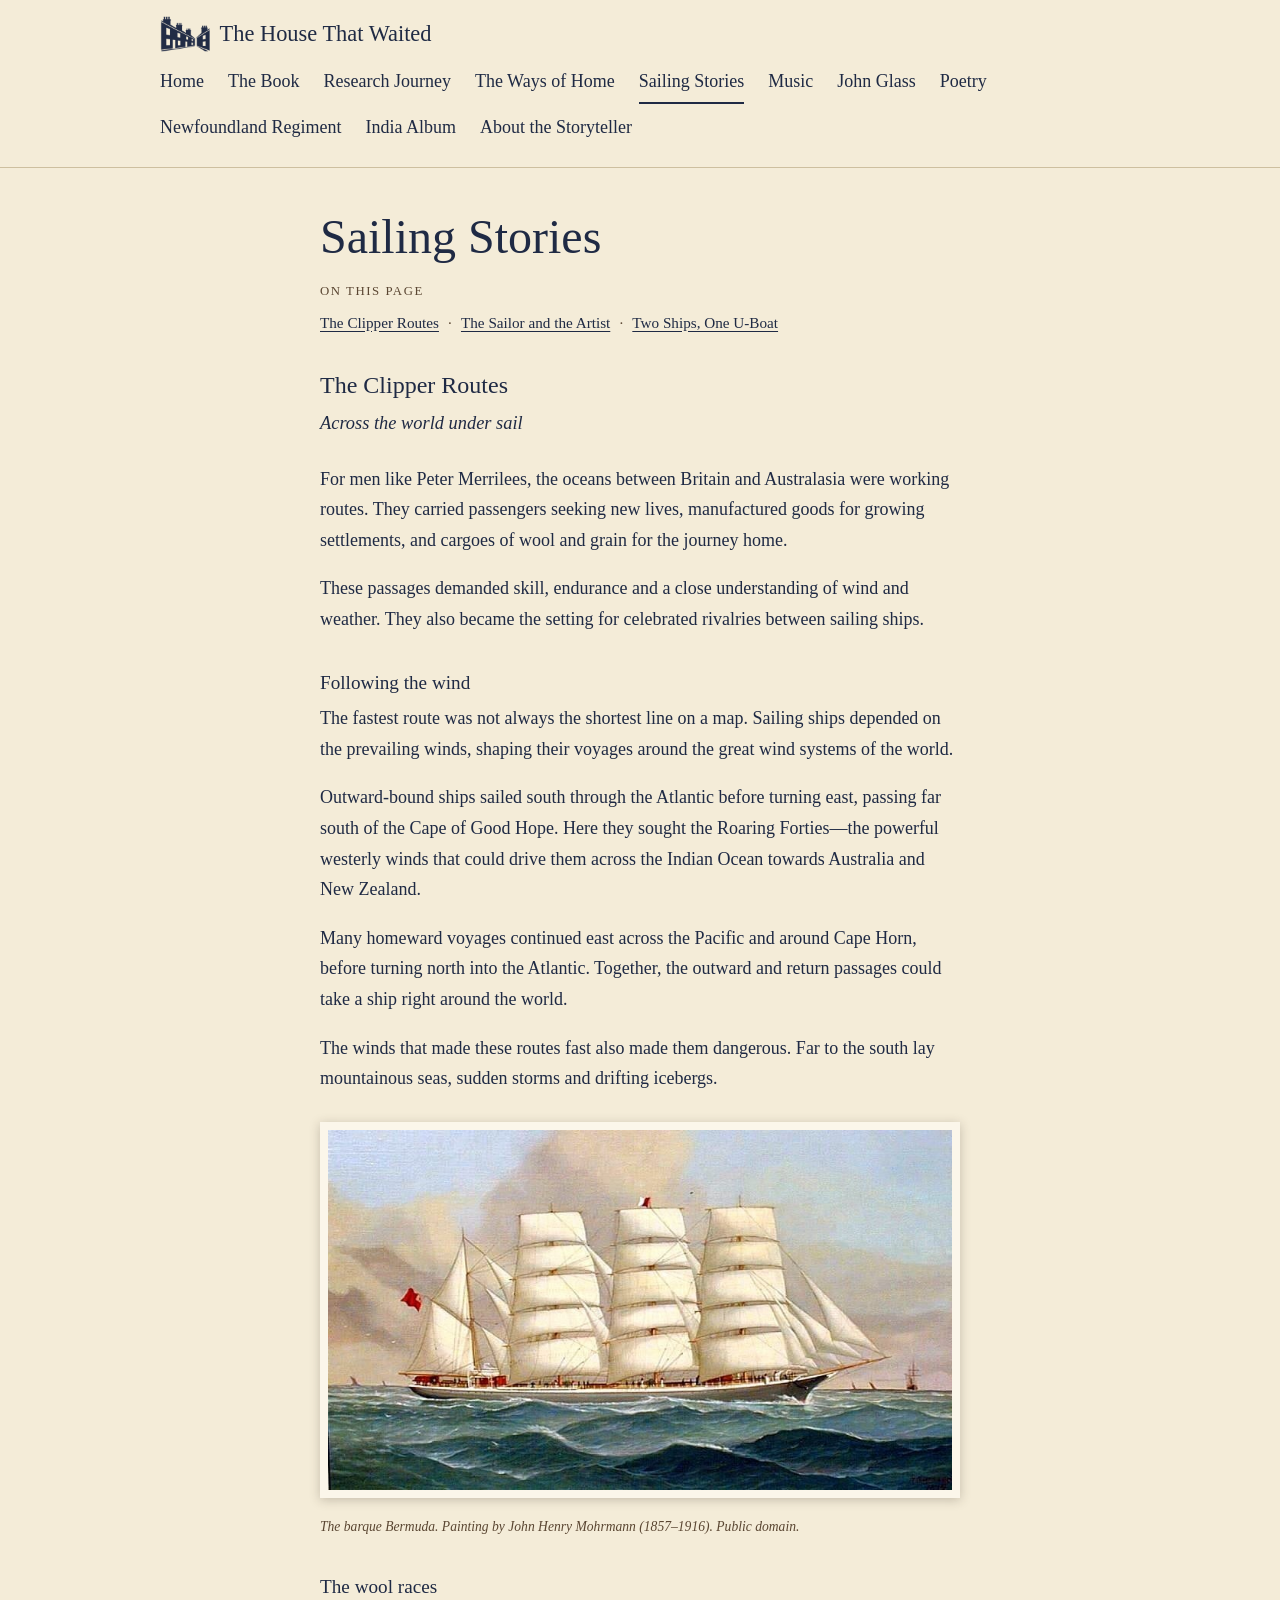
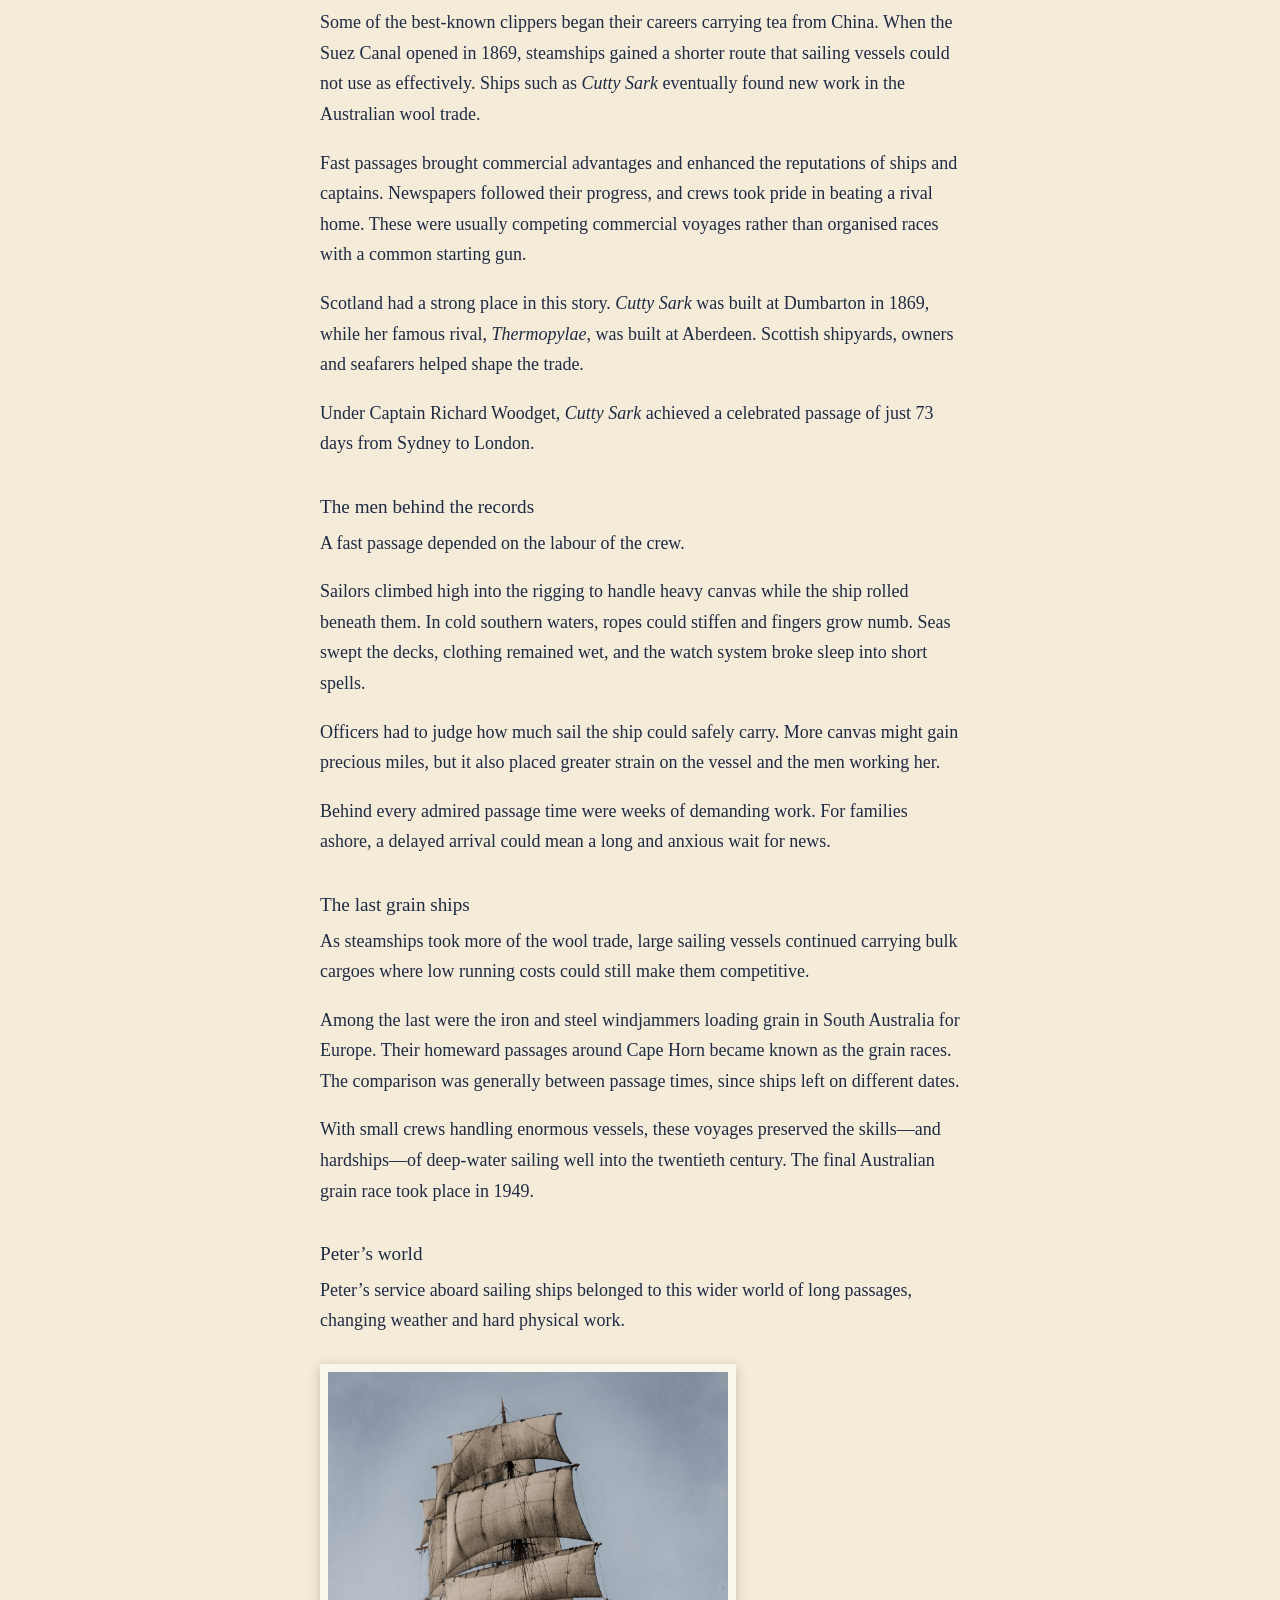
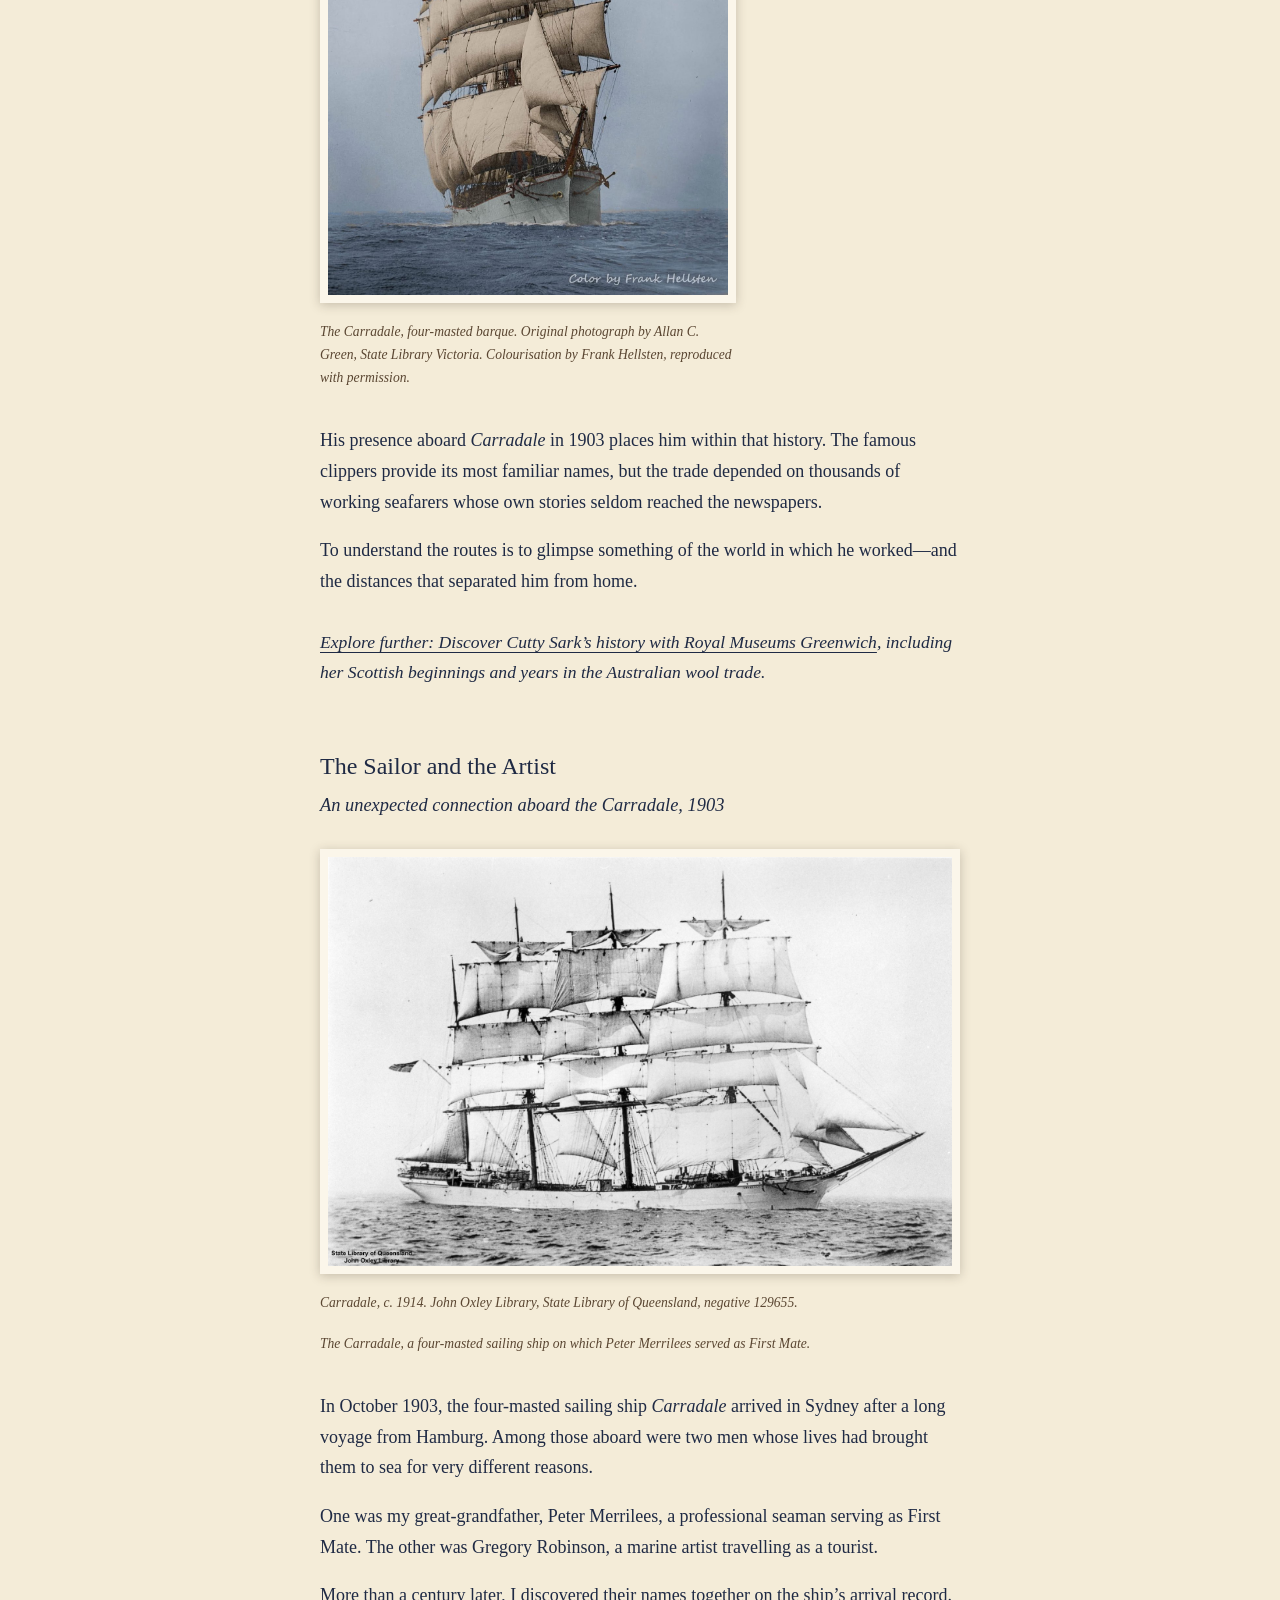
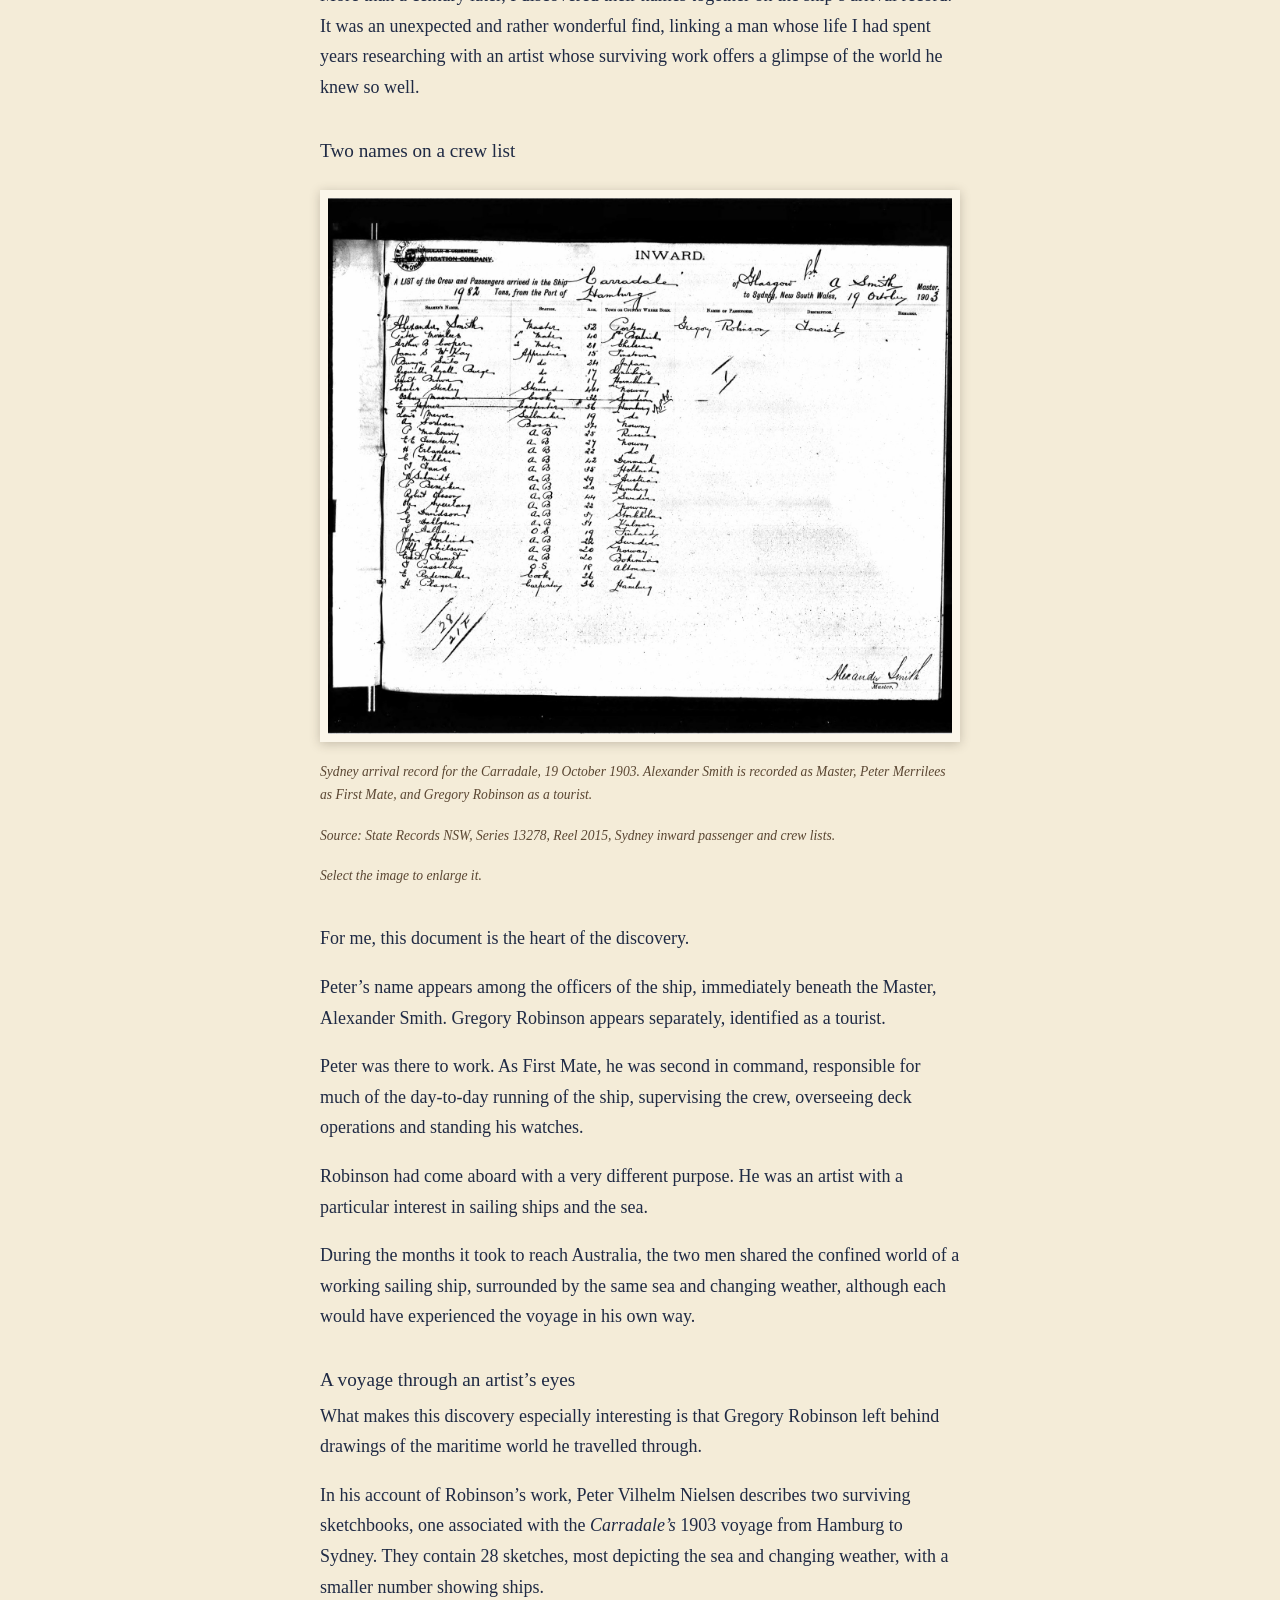
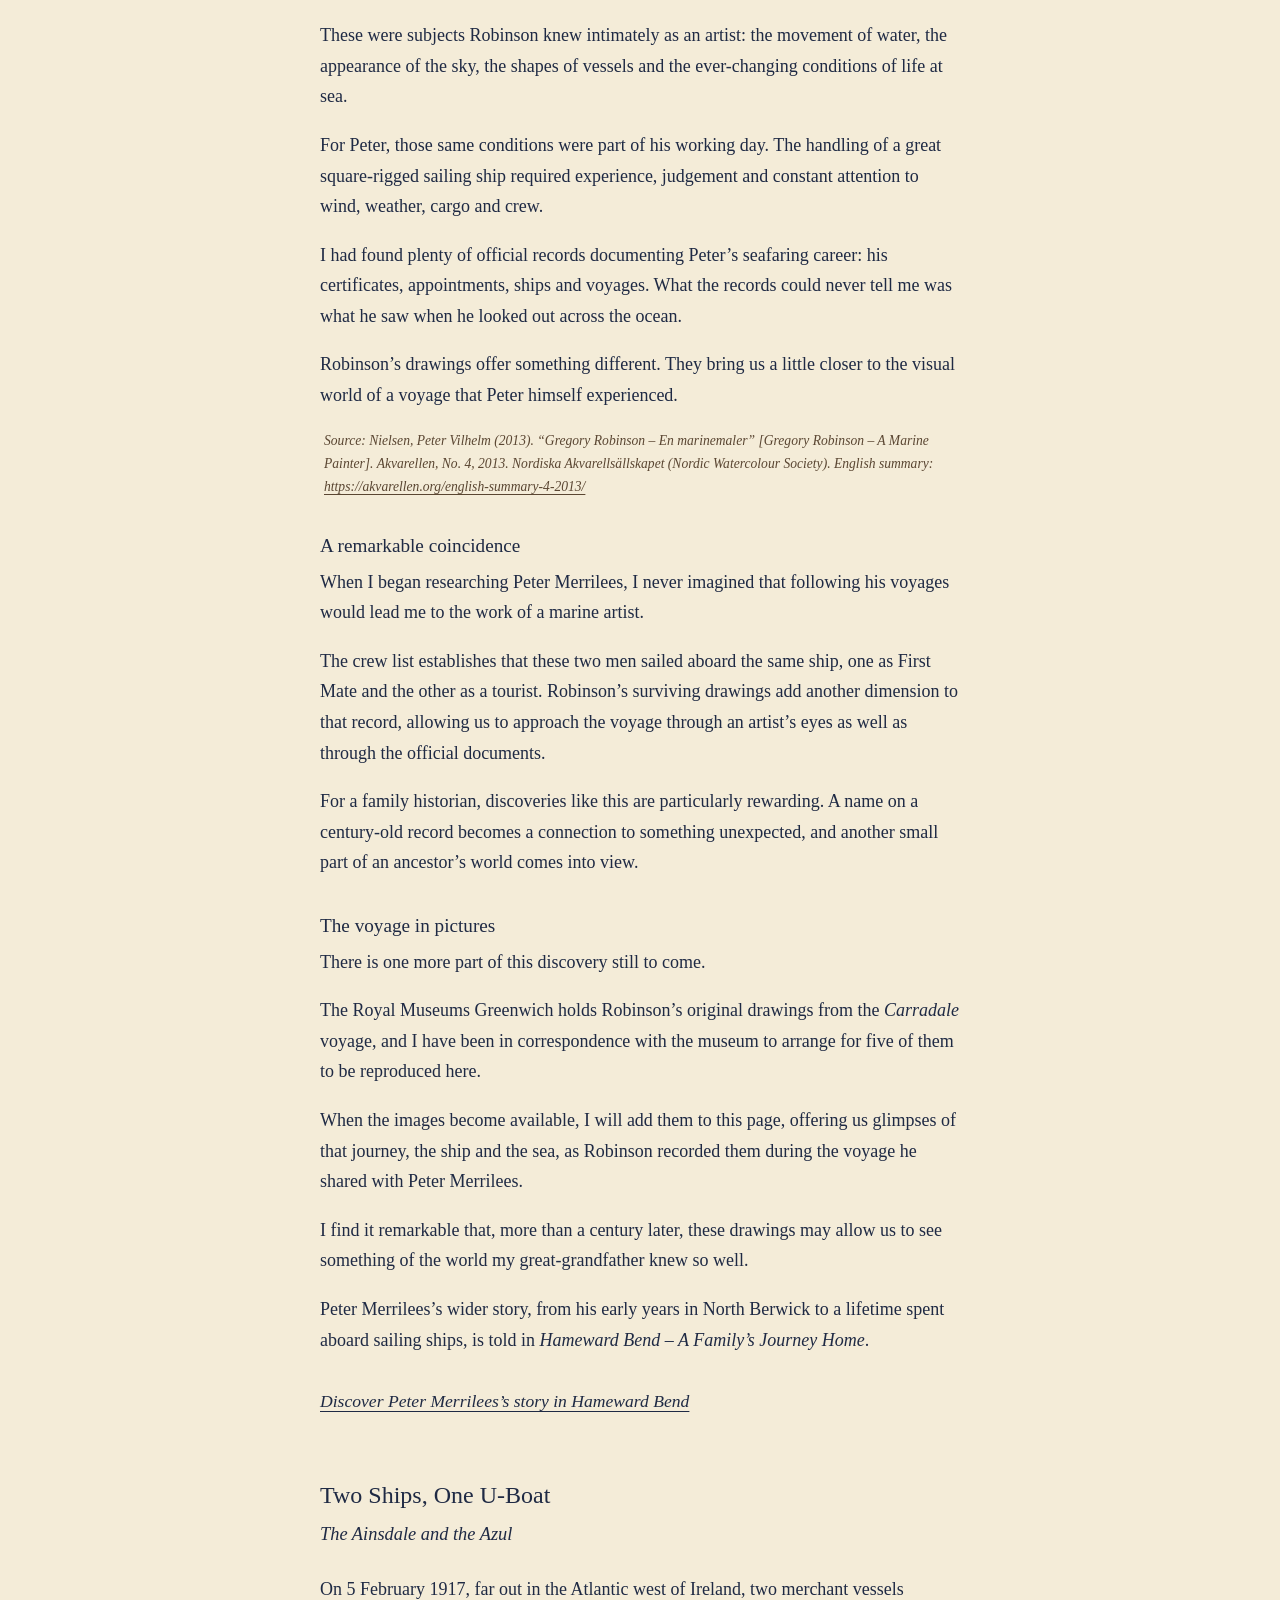
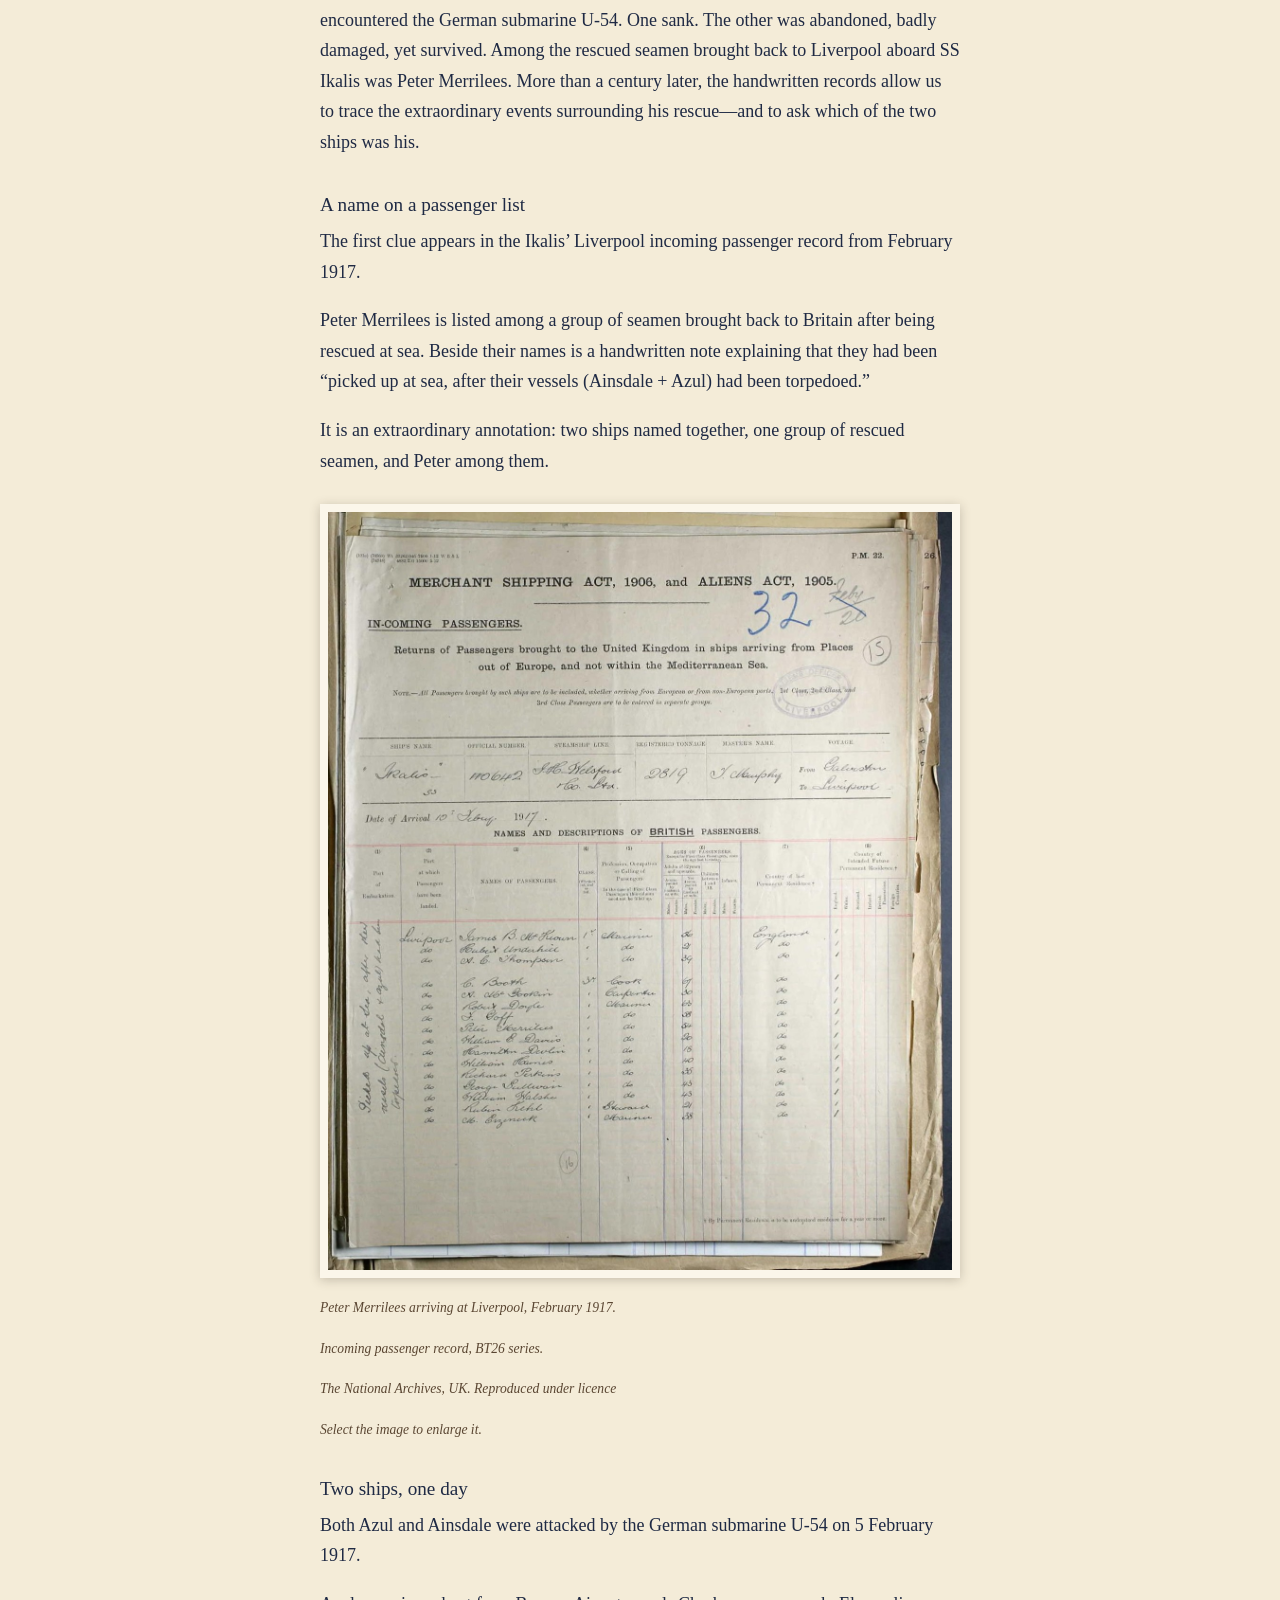
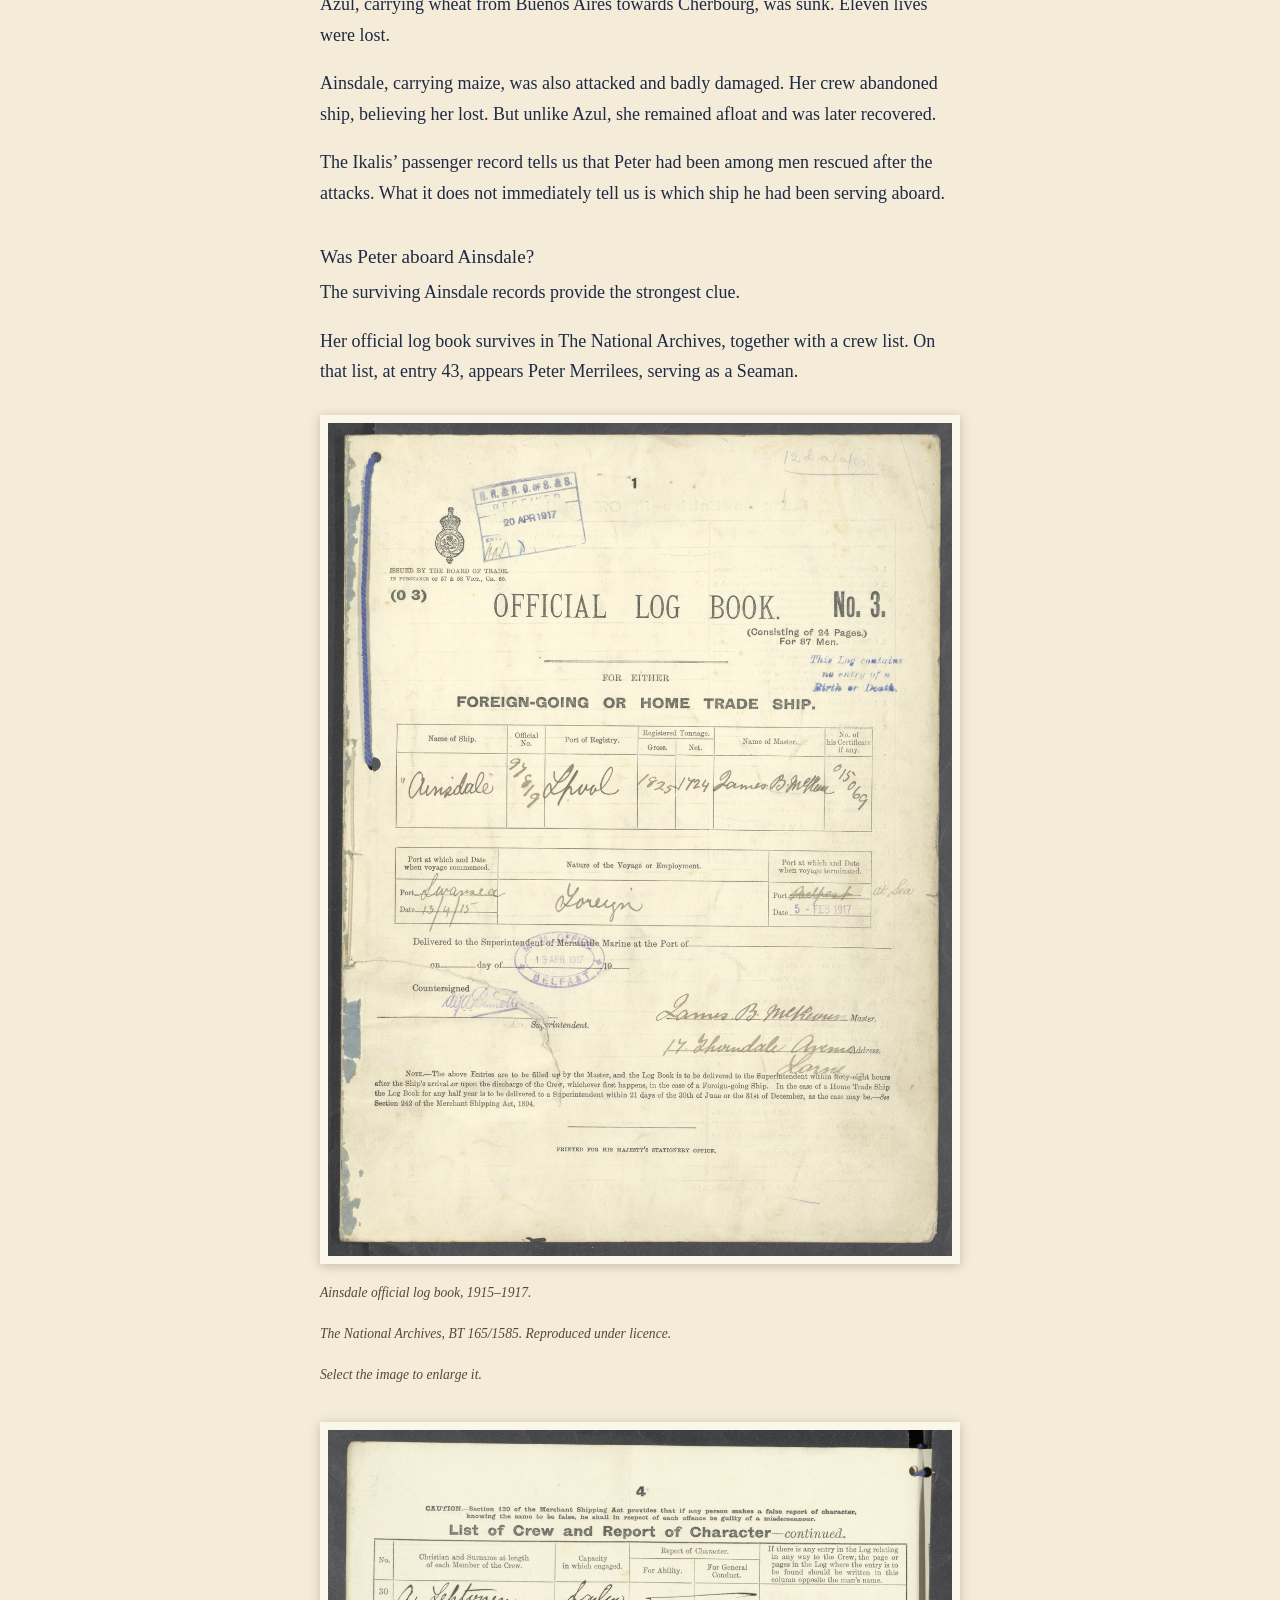
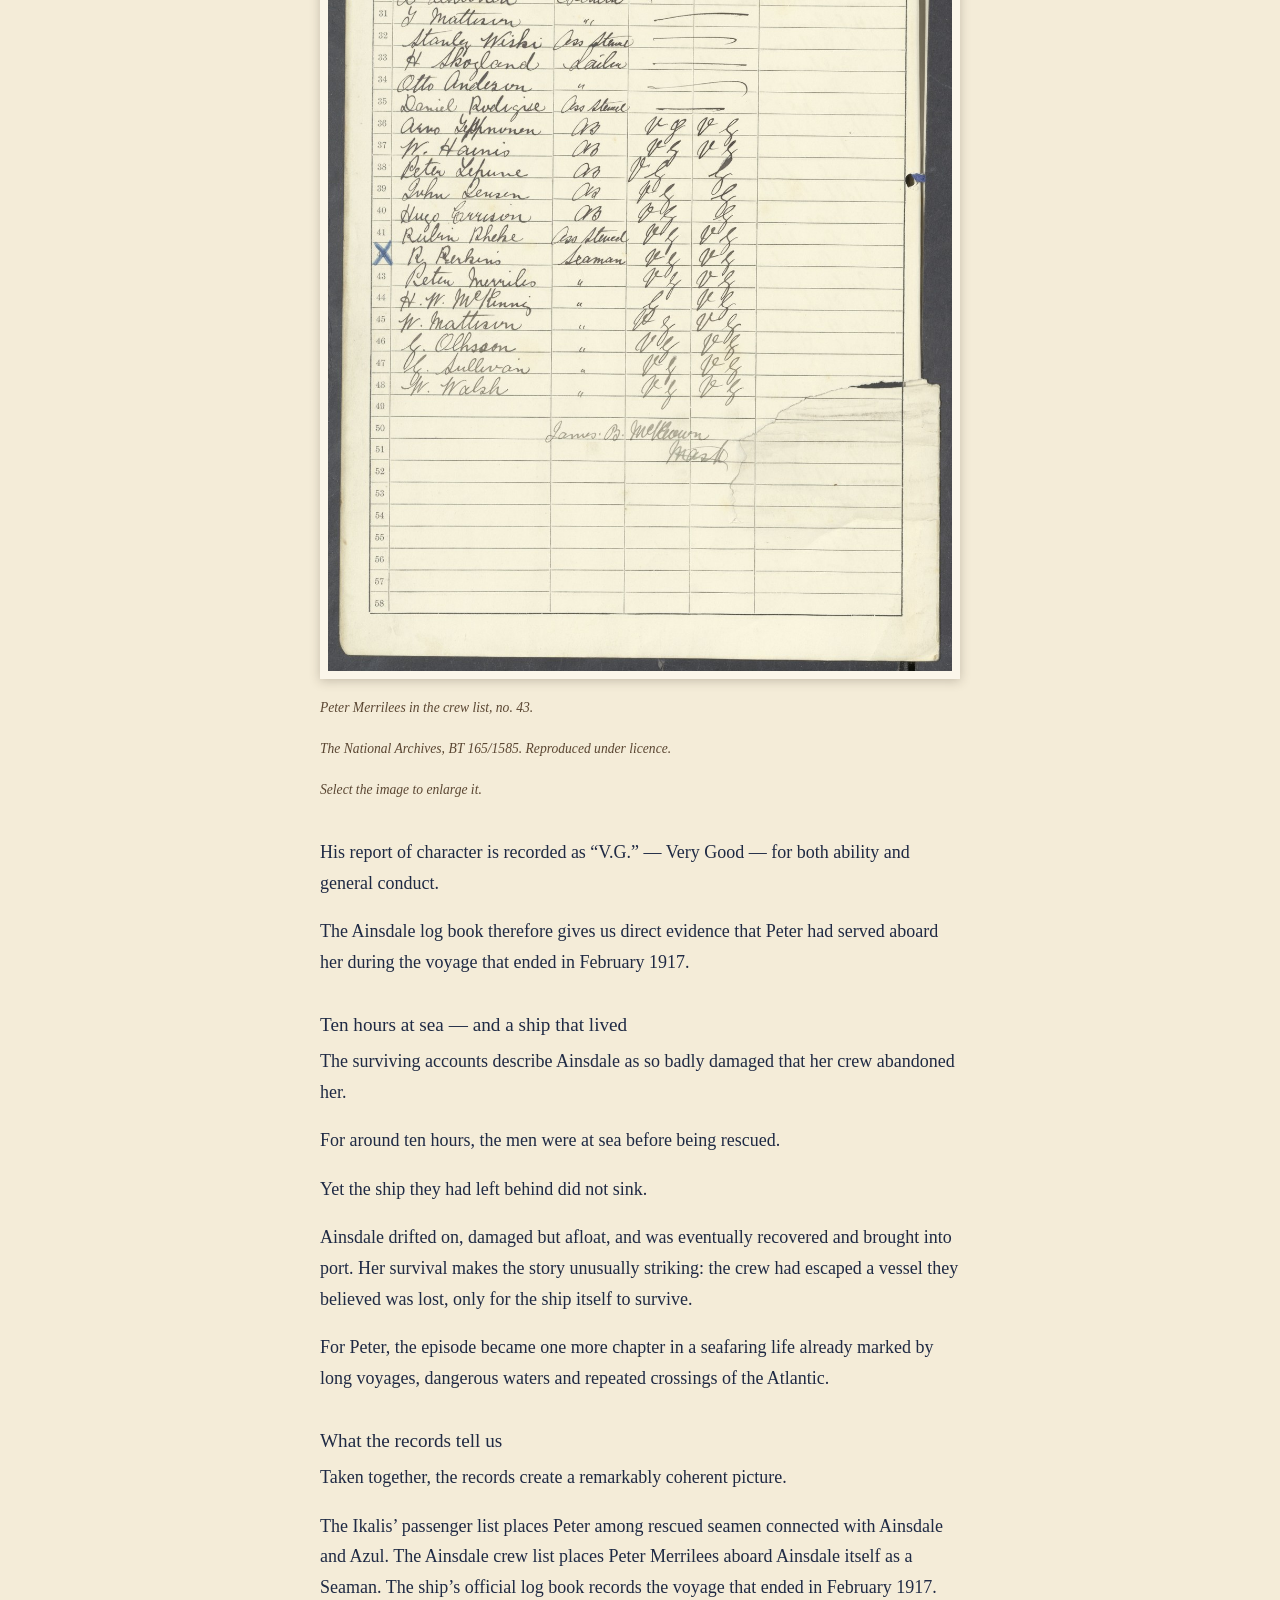
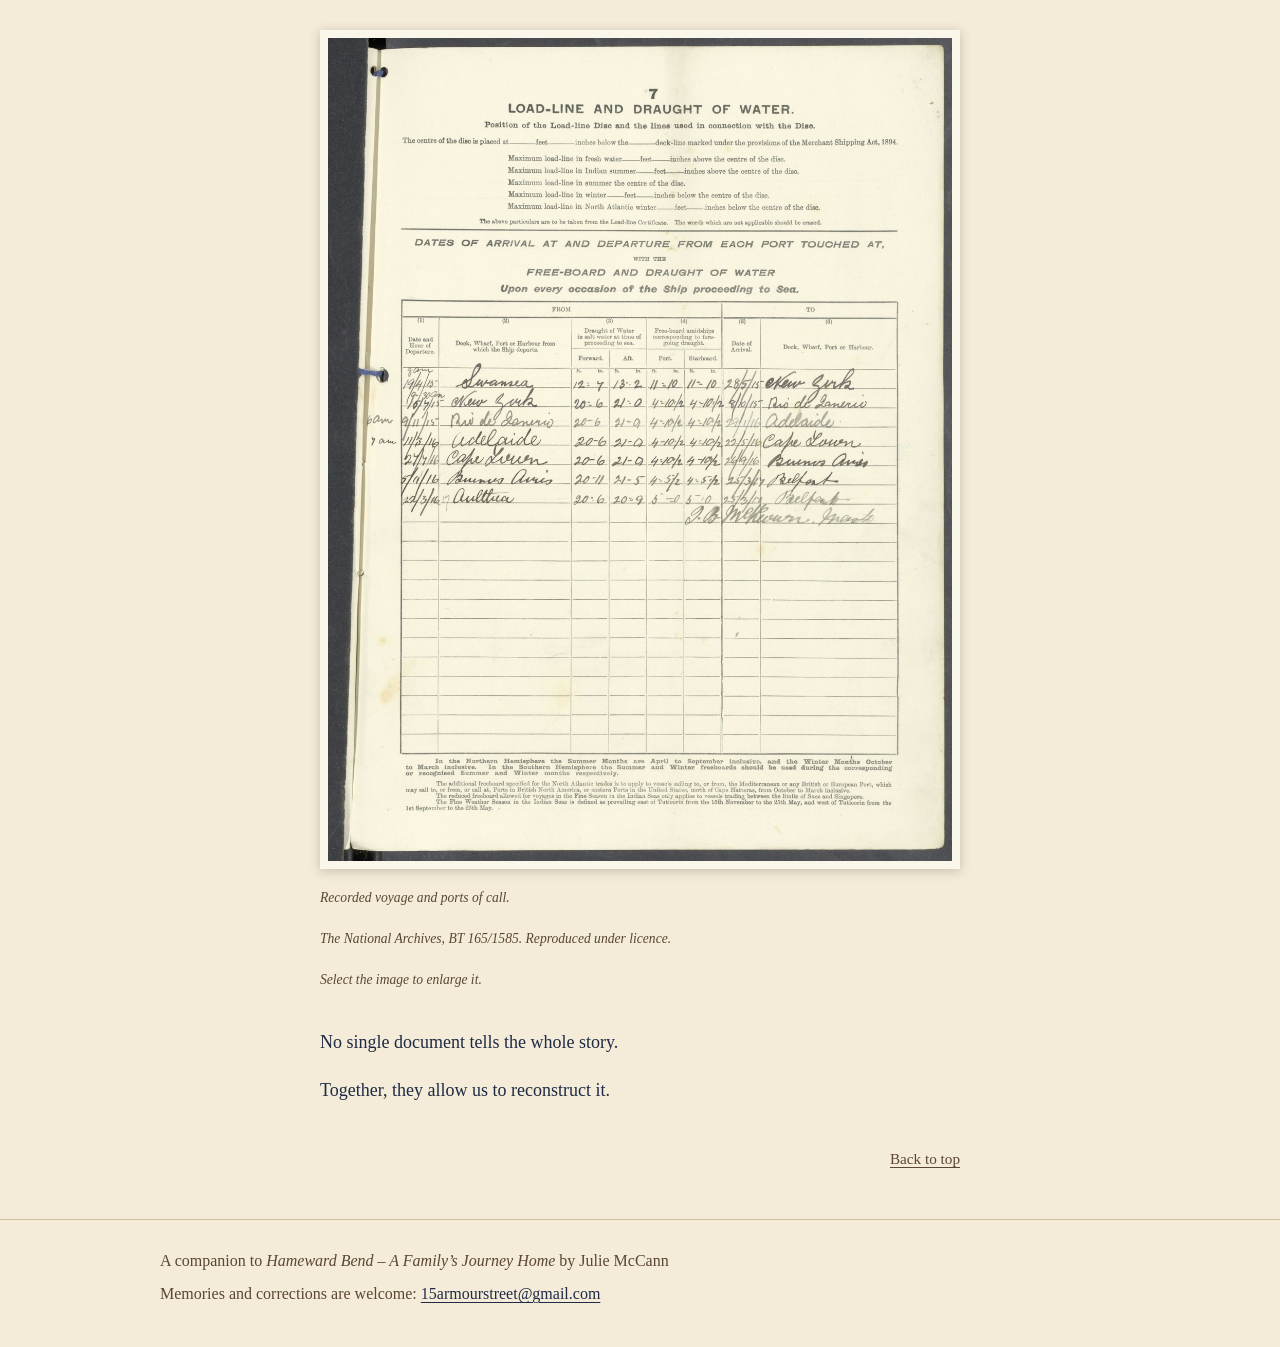
<file: sailing-stories/index.html>
<!DOCTYPE html>
<html lang="en-AU">
<head>
  <meta charset="utf-8">
  <meta name="viewport" content="width=device-width, initial-scale=1">
  <meta name="robots" content="noindex, nofollow">
  <!-- EDIT HERE: page title and description (shown in browser tabs and link previews) -->
  <title>Sailing Stories | The House That Waited</title>
  <meta name="description" content="Stories of sailing ships and the people who sailed in them: companion pages to Hameward Bend – A Family’s Journey Home.">
  <link rel="stylesheet" href="../css/styles.css">
  <link rel="icon" href="../favicon.ico" sizes="any">
  <link rel="icon" type="image/png" sizes="32x32" href="../favicon-32x32.png">
  <link rel="apple-touch-icon" href="../apple-touch-icon.png">
  <script src="../js/main.js" defer></script>
</head>
<body id="top" data-page="sailing">
  <a class="skip-link" href="#main">Skip to main content</a>

  <!-- Shared header and nav: keep identical on every page. Only list pages that exist. -->
  <header class="site-header">
    <div class="container header-inner">
      <a class="brand" href="../"><img class="brand-mark" src="../assets/images/logo/armour-street-mark.png" alt="" width="150" height="108"> The House That Waited</a>
      <nav class="site-nav" aria-label="Main">
        <ul class="nav-list">
          <li><a href="../">Home</a></li>
          <li><a href="../the-book/">The Book</a></li>
          <li><a href="../research-journey/">Research Journey</a></li>
          <li><a href="../the-ways-of-home/">The Ways of Home</a></li>
          <li><a href="../sailing-stories/" aria-current="page">Sailing Stories</a></li>
          <li><a href="../music/">Music</a></li>
          <li><a href="../john-glass/">John Glass</a></li>
          <li><a href="../poetry/">Poetry</a></li>
          <li><a href="../newfoundland-regiment/">Newfoundland Regiment</a></li>
          <li><a href="../india-album/">India Album</a></li>
          <li><a href="../about-the-storyteller/">About the Storyteller</a></li>
        </ul>
      </nav>
    </div>
  </header>

  <main id="main" tabindex="-1">

    <section class="chapter-head" aria-labelledby="sailing-title">
      <div class="container chapter">
        <!-- EDIT HERE: page heading -->
        <h1 id="sailing-title">Sailing Stories</h1>
      </div>
    </section>

    <!-- Jump links: plain anchors, no hidden content. Add a line here (and an id on the heading) when a story is added. -->
    <nav class="jump" aria-labelledby="jump-heading">
      <div class="container">
        <p class="jump-title" id="jump-heading">On this page</p>
        <ul>
          <li><a href="#clipper-routes">The Clipper Routes</a></li>
          <li><a href="#sailor-and-artist">The Sailor and the Artist</a></li>
          <li><a href="#two-ships-one-uboat">Two Ships, One U-Boat</a></li>
        </ul>
      </div>
    </nav>

    <div class="container chapter">
      <article class="research-text">

        <!-- More stories are added here, each as its own <section class="research-section">, when Julie sends the text. Order: Clipper Routes first (Julie's request), then Sailor and Artist. -->

        <!-- ================= THE CLIPPER ROUTES ================= -->
        <!-- EDIT HERE: The Clipper Routes (Julie's own words, email of 8 Nov 2026; she asked for it to go first) -->
        <section class="research-section" aria-labelledby="clipper-routes">
          <h2 id="clipper-routes">The Clipper Routes</h2>
          <p class="story-subtitle"><em>Across the world under sail</em></p>

          <p>For men like Peter Merrilees, the oceans between Britain and Australasia were working routes. They carried passengers seeking new lives, manufactured goods for growing settlements, and cargoes of wool and grain for the journey home.</p>
          <p>These passages demanded skill, endurance and a close understanding of wind and weather. They also became the setting for celebrated rivalries between sailing ships.</p>

          <h3>Following the wind</h3>
          <p>The fastest route was not always the shortest line on a map. Sailing ships depended on the prevailing winds, shaping their voyages around the great wind systems of the world.</p>
          <p>Outward-bound ships sailed south through the Atlantic before turning east, passing far south of the Cape of Good Hope. Here they sought the Roaring Forties—the powerful westerly winds that could drive them across the Indian Ocean towards Australia and New Zealand.</p>
          <p>Many homeward voyages continued east across the Pacific and around Cape Horn, before turning north into the Atlantic. Together, the outward and return passages could take a ship right around the world.</p>
          <p>The winds that made these routes fast also made them dangerous. Far to the south lay mountainous seas, sudden storms and drifting icebergs.</p>

          <figure class="record-figure">
            <div class="photo-frame photo-frame-img photo-frame-record">
              <img src="../assets/images/sailing/bermuda-four-masted-barque-painting.jpg" alt="A painting of a large sailing ship seen side-on under full sail, with three tall masts of white square sails and a red flag at the stern, ploughing through a choppy blue-green sea beneath a hazy sky. A second sailing ship is faint on the horizon at the right." width="816" height="471" loading="lazy" decoding="async">
            </div>
            <p class="photo-credit"><em>The barque Bermuda. Painting by John Henry Mohrmann (1857–1916). Public domain.</em></p>
          </figure>

          <h3>The wool races</h3>
          <p>Some of the best-known clippers began their careers carrying tea from China. When the Suez Canal opened in 1869, steamships gained a shorter route that sailing vessels could not use as effectively. Ships such as <em>Cutty Sark</em> eventually found new work in the Australian wool trade.</p>
          <p>Fast passages brought commercial advantages and enhanced the reputations of ships and captains. Newspapers followed their progress, and crews took pride in beating a rival home. These were usually competing commercial voyages rather than organised races with a common starting gun.</p>
          <p>Scotland had a strong place in this story. <em>Cutty Sark</em> was built at Dumbarton in 1869, while her famous rival, <em>Thermopylae</em>, was built at Aberdeen. Scottish shipyards, owners and seafarers helped shape the trade.</p>
          <p>Under Captain Richard Woodget, <em>Cutty Sark</em> achieved a celebrated passage of just 73 days from Sydney to London.</p>

          <h3>The men behind the records</h3>
          <p>A fast passage depended on the labour of the crew.</p>
          <p>Sailors climbed high into the rigging to handle heavy canvas while the ship rolled beneath them. In cold southern waters, ropes could stiffen and fingers grow numb. Seas swept the decks, clothing remained wet, and the watch system broke sleep into short spells.</p>
          <p>Officers had to judge how much sail the ship could safely carry. More canvas might gain precious miles, but it also placed greater strain on the vessel and the men working her.</p>
          <p>Behind every admired passage time were weeks of demanding work. For families ashore, a delayed arrival could mean a long and anxious wait for news.</p>

          <h3>The last grain ships</h3>
          <p>As steamships took more of the wool trade, large sailing vessels continued carrying bulk cargoes where low running costs could still make them competitive.</p>
          <p>Among the last were the iron and steel windjammers loading grain in South Australia for Europe. Their homeward passages around Cape Horn became known as the grain races. The comparison was generally between passage times, since ships left on different dates.</p>
          <p>With small crews handling enormous vessels, these voyages preserved the skills—and hardships—of deep-water sailing well into the twentieth century. The final Australian grain race took place in 1949.</p>

          <h3>Peter’s world</h3>
          <p>Peter’s service aboard sailing ships belonged to this wider world of long passages, changing weather and hard physical work.</p>

          <figure class="record-figure record-figure-tall">
            <div class="photo-frame photo-frame-img photo-frame-record">
              <img src="../assets/images/sailing/carradale-four-masted-barque-colourised.jpg" alt="A four-masted sailing ship seen bow-on under full sail on a grey sea, her tiers of pale square sails rising against a hazy blue-grey sky. A colourised photograph, with the credit “Color by Frank Hellsten” in the lower right corner." width="1225" height="1600" loading="lazy" decoding="async">
            </div>
            <p class="photo-credit"><em>The Carradale, four-masted barque. Original photograph by Allan C. Green, State Library Victoria. Colourisation by Frank Hellsten, reproduced with permission.</em></p>
          </figure>

          <p>His presence aboard <em>Carradale</em> in 1903 places him within that history. The famous clippers provide its most familiar names, but the trade depended on thousands of working seafarers whose own stories seldom reached the newspapers.</p>
          <p>To understand the routes is to glimpse something of the world in which he worked—and the distances that separated him from home.</p>
          <p class="closing-link"><a href="https://www.rmg.co.uk/cutty-sark/history" rel="noopener">Explore further: Discover Cutty Sark’s history with Royal Museums Greenwich</a>, including her Scottish beginnings and years in the Australian wool trade.</p>
        </section>

        <!-- ================= THE SAILOR AND THE ARTIST ================= -->
        <!-- EDIT HERE: The Sailor and the Artist (Julie's own words) -->
        <section class="research-section" aria-labelledby="sailor-and-artist">
          <h2 id="sailor-and-artist">The Sailor and the Artist</h2>
          <p class="story-subtitle"><em>An unexpected connection aboard the Carradale, 1903</em></p>

          <figure class="record-figure">
            <div class="photo-frame photo-frame-img photo-frame-record">
              <img src="../assets/images/sailing/carradale-c1914-state-library-queensland.jpg" alt="Black-and-white photograph of the four-masted ship Carradale under sail on a slightly choppy sea, seen from her port side with her bow to the right. Tiers of pale square sails rise above her light hull, and a small flag flies at the left. The words “State Library of Queensland, John Oxley Library” appear in the lower left corner." width="1600" height="1048" loading="lazy" decoding="async">
            </div>
            <p class="photo-credit"><em>Carradale, c. 1914. John Oxley Library, State Library of Queensland, negative 129655.</em></p>
            <p class="photo-credit"><em>The Carradale, a four-masted sailing ship on which Peter Merrilees served as First Mate.</em></p>
          </figure>

          <p>In October 1903, the four-masted sailing ship <em>Carradale</em> arrived in Sydney after a long voyage from Hamburg. Among those aboard were two men whose lives had brought them to sea for very different reasons.</p>
          <p>One was my great-grandfather, Peter Merrilees, a professional seaman serving as First Mate. The other was Gregory Robinson, a marine artist travelling as a tourist.</p>
          <p>More than a century later, I discovered their names together on the ship’s arrival record. It was an unexpected and rather wonderful find, linking a man whose life I had spent years researching with an artist whose surviving work offers a glimpse of the world he knew so well.</p>

          <h3>Two names on a crew list</h3>
          <figure class="record-figure">
            <a class="photo-frame photo-frame-img photo-frame-record" href="../assets/images/sailing/carradale-1903-sydney-inward-crew-list-large.jpg" aria-label="View larger record image">
              <img src="../assets/images/sailing/carradale-1903-sydney-inward-crew-list.jpg" alt="Handwritten inward list of the crew and passengers of the ship Carradale of Glasgow, from Hamburg to Sydney, 19 October 1903. Alexander Smith is written first as Master, with Peter Merrilees second as First Mate, followed by the rest of the crew. In the passengers column Gregory Robinson is written, with the description Tourist." width="1600" height="1376" loading="lazy" decoding="async">
            </a>
            <p class="photo-credit"><em>Sydney arrival record for the Carradale, 19 October 1903. Alexander Smith is recorded as Master, Peter Merrilees as First Mate, and Gregory Robinson as a tourist.</em></p>
            <p class="photo-credit"><em>Source: State Records NSW, Series 13278, Reel 2015, Sydney inward passenger and crew lists.</em></p>
            <p class="photo-credit"><em>Select the image to enlarge it.</em></p>
          </figure>

          <p>For me, this document is the heart of the discovery.</p>
          <p>Peter’s name appears among the officers of the ship, immediately beneath the Master, Alexander Smith. Gregory Robinson appears separately, identified as a tourist.</p>
          <p>Peter was there to work. As First Mate, he was second in command, responsible for much of the day-to-day running of the ship, supervising the crew, overseeing deck operations and standing his watches.</p>
          <p>Robinson had come aboard with a very different purpose. He was an artist with a particular interest in sailing ships and the sea.</p>
          <p>During the months it took to reach Australia, the two men shared the confined world of a working sailing ship, surrounded by the same sea and changing weather, although each would have experienced the voyage in his own way.</p>

          <h3>A voyage through an artist’s eyes</h3>
          <p>What makes this discovery especially interesting is that Gregory Robinson left behind drawings of the maritime world he travelled through.</p>
          <p>In his account of Robinson’s work, Peter Vilhelm Nielsen describes two surviving sketchbooks, one associated with the <em>Carradale’s</em> 1903 voyage from Hamburg to Sydney. They contain 28 sketches, most depicting the sea and changing weather, with a smaller number showing ships.</p>
          <p>These were subjects Robinson knew intimately as an artist: the movement of water, the appearance of the sky, the shapes of vessels and the ever-changing conditions of life at sea.</p>
          <p>For Peter, those same conditions were part of his working day. The handling of a great square-rigged sailing ship required experience, judgement and constant attention to wind, weather, cargo and crew.</p>
          <p>I had found plenty of official records documenting Peter’s seafaring career: his certificates, appointments, ships and voyages. What the records could never tell me was what he saw when he looked out across the ocean.</p>
          <p>Robinson’s drawings offer something different. They bring us a little closer to the visual world of a voyage that Peter himself experienced.</p>
          <p class="photo-credit"><em>Source: Nielsen, Peter Vilhelm (2013). “Gregory Robinson – En marinemaler” [Gregory Robinson – A Marine Painter]. <cite>Akvarellen</cite>, No. 4, 2013. Nordiska Akvarellsällskapet (Nordic Watercolour Society). English summary: <a href="https://akvarellen.org/english-summary-4-2013/" rel="noopener">https://akvarellen.org/english-summary-4-2013/</a></em></p>

          <h3>A remarkable coincidence</h3>
          <p>When I began researching Peter Merrilees, I never imagined that following his voyages would lead me to the work of a marine artist.</p>
          <p>The crew list establishes that these two men sailed aboard the same ship, one as First Mate and the other as a tourist. Robinson’s surviving drawings add another dimension to that record, allowing us to approach the voyage through an artist’s eyes as well as through the official documents.</p>
          <p>For a family historian, discoveries like this are particularly rewarding. A name on a century-old record becomes a connection to something unexpected, and another small part of an ancestor’s world comes into view.</p>

          <h3>The voyage in pictures</h3>
          <p>There is one more part of this discovery still to come.</p>
          <p>The Royal Museums Greenwich holds Robinson’s original drawings from the <em>Carradale</em> voyage, and I have been in correspondence with the museum to arrange for five of them to be reproduced here.</p>
          <p>When the images become available, I will add them to this page, offering us glimpses of that journey, the ship and the sea, as Robinson recorded them during the voyage he shared with Peter Merrilees.</p>
          <p>I find it remarkable that, more than a century later, these drawings may allow us to see something of the world my great-grandfather knew so well.</p>
          <!-- GALLERY: five Robinson drawings from the Royal Museums Greenwich, awaited (months). Copy one figure per drawing here; no restructuring needed. Credit wording and any enlarge link to be confirmed with Julie.
          <figure class="record-figure">
            <div class="photo-frame photo-frame-img photo-frame-record">
              <img src="../assets/images/sailing/ROBINSON-DRAWING-FILENAME.jpg" alt="DESCRIBE THE DRAWING" width="0000" height="0000" loading="lazy" decoding="async">
            </div>
            <p class="photo-credit"><em>CREDIT WORDING TO BE CONFIRMED</em></p>
          </figure>
          -->

          <p>Peter Merrilees’s wider story, from his early years in North Berwick to a lifetime spent aboard sailing ships, is told in <em>Hameward Bend – A Family’s Journey Home</em>.</p>
          <p class="closing-link"><a href="../the-book/">Discover Peter Merrilees’s story in Hameward Bend</a></p>
        </section>

        <!-- ================= TWO SHIPS, ONE U-BOAT ================= -->
        <!-- EDIT HERE: Two Ships, One U-Boat (Julie's own words, Two_Ships_One_Uboat_Webpage_Brief.docx, newer version sent 9 Nov 2026). Placed after The Sailor and the Artist (order confirmed by Julie, 9 Nov 2026). -->
        <section class="research-section" aria-labelledby="two-ships-one-uboat">
          <h2 id="two-ships-one-uboat">Two Ships, One U-Boat</h2>
          <p class="story-subtitle"><em>The Ainsdale and the Azul</em></p>

          <p>On 5 February 1917, far out in the Atlantic west of Ireland, two merchant vessels encountered the German submarine U-54. One sank. The other was abandoned, badly damaged, yet survived. Among the rescued seamen brought back to Liverpool aboard SS Ikalis was Peter Merrilees. More than a century later, the handwritten records allow us to trace the extraordinary events surrounding his rescue—and to ask which of the two ships was his.</p>

          <h3>A name on a passenger list</h3>
          <p>The first clue appears in the Ikalis’ Liverpool incoming passenger record from February 1917.</p>
          <p>Peter Merrilees is listed among a group of seamen brought back to Britain after being rescued at sea. Beside their names is a handwritten note explaining that they had been “picked up at sea, after their vessels (Ainsdale + Azul) had been torpedoed.”</p>
          <p>It is an extraordinary annotation: two ships named together, one group of rescued seamen, and Peter among them.</p>
          <figure class="record-figure">
            <a class="photo-frame photo-frame-img photo-frame-record" href="../assets/images/sailing/ikalis-incoming-passengers-liverpool-1917-large.jpg" aria-label="View larger record image">
              <img src="../assets/images/sailing/ikalis-incoming-passengers-liverpool-1917.jpg" alt="Scanned incoming passenger return for the ship Ikalis, from Galveston to Liverpool, arriving 10 February 1917. A list of seamen is headed by James B. McKeown, with Peter Merrilees in the eighth line. Down the left margin a pencilled note reads that they were picked up at sea after their vessels, Ainsdale and Azul, had been torpedoed." width="1317" height="1600" loading="lazy" decoding="async">
            </a>
            <p class="photo-credit"><em>Peter Merrilees arriving at Liverpool, February 1917.</em></p>
            <p class="photo-credit"><em>Incoming passenger record, BT26 series.</em></p>
            <p class="photo-credit"><em>The National Archives, UK. Reproduced under licence</em></p>
            <p class="photo-credit"><em>Select the image to enlarge it.</em></p>
          </figure>

          <h3>Two ships, one day</h3>
          <p>Both Azul and Ainsdale were attacked by the German submarine U-54 on 5 February 1917.</p>
          <p>Azul, carrying wheat from Buenos Aires towards Cherbourg, was sunk. Eleven lives were lost.</p>
          <p>Ainsdale, carrying maize, was also attacked and badly damaged. Her crew abandoned ship, believing her lost. But unlike Azul, she remained afloat and was later recovered.</p>
          <p>The Ikalis’ passenger record tells us that Peter had been among men rescued after the attacks. What it does not immediately tell us is which ship he had been serving aboard.</p>

          <h3>Was Peter aboard Ainsdale?</h3>
          <p>The surviving Ainsdale records provide the strongest clue.</p>
          <p>Her official log book survives in The National Archives, together with a crew list. On that list, at entry 43, appears Peter Merrilees, serving as a Seaman.</p>
          <figure class="record-figure">
            <a class="photo-frame photo-frame-img photo-frame-record" href="../assets/images/sailing/ainsdale-log-book-cover-1917-large.jpg" aria-label="View larger record image">
              <img src="../assets/images/sailing/ainsdale-log-book-cover-1917.jpg" alt="Cover of the Official Log Book No. 3 for the Ainsdale of Liverpool, issued by the Board of Trade. The handwritten entries give the ship’s official number, her gross and net tonnage, the master’s name, a voyage that began at Swansea on 13 April 1915, and an end date of 5 February 1917, at sea." width="1199" height="1600" loading="lazy" decoding="async">
            </a>
            <p class="photo-credit"><em>Ainsdale official log book, 1915–1917.</em></p>
            <p class="photo-credit"><em>The National Archives, BT 165/1585. Reproduced under licence.</em></p>
            <p class="photo-credit"><em>Select the image to enlarge it.</em></p>
          </figure>

          <figure class="record-figure">
            <a class="photo-frame photo-frame-img photo-frame-record" href="../assets/images/sailing/ainsdale-crew-list-entry-43-large.jpg" aria-label="View larger record image">
              <img src="../assets/images/sailing/ainsdale-crew-list-entry-43.jpg" alt="Page 4 of the Ainsdale crew list, a handwritten List of Crew and Report of Character, continued. Entry 43 reads Peter Merriles, with a ditto mark under the capacity column, and the reports of character for ability and general conduct are written V.G." width="1187" height="1600" loading="lazy" decoding="async">
            </a>
            <p class="photo-credit"><em>Peter Merrilees in the crew list, no. 43.</em></p>
            <p class="photo-credit"><em>The National Archives, BT 165/1585. Reproduced under licence.</em></p>
            <p class="photo-credit"><em>Select the image to enlarge it.</em></p>
          </figure>

          <p>His report of character is recorded as “V.G.” — Very Good — for both ability and general conduct.</p>
          <p>The Ainsdale log book therefore gives us direct evidence that Peter had served aboard her during the voyage that ended in February 1917.</p>

          <h3>Ten hours at sea — and a ship that lived</h3>
          <p>The surviving accounts describe Ainsdale as so badly damaged that her crew abandoned her.</p>
          <p>For around ten hours, the men were at sea before being rescued.</p>
          <p>Yet the ship they had left behind did not sink.</p>
          <p>Ainsdale drifted on, damaged but afloat, and was eventually recovered and brought into port. Her survival makes the story unusually striking: the crew had escaped a vessel they believed was lost, only for the ship itself to survive.</p>
          <p>For Peter, the episode became one more chapter in a seafaring life already marked by long voyages, dangerous waters and repeated crossings of the Atlantic.</p>

          <h3>What the records tell us</h3>
          <p>Taken together, the records create a remarkably coherent picture.</p>
          <p>The Ikalis’ passenger list places Peter among rescued seamen connected with Ainsdale and Azul. The Ainsdale crew list places Peter Merrilees aboard Ainsdale itself as a Seaman. The ship’s official log book records the voyage that ended in February 1917.</p>
          <figure class="record-figure">
            <a class="photo-frame photo-frame-img photo-frame-record" href="../assets/images/sailing/ainsdale-log-book-ports-of-call-large.jpg" aria-label="View larger record image">
              <img src="../assets/images/sailing/ainsdale-log-book-ports-of-call.jpg" alt="Page 7 of the Ainsdale official log book, Load-Line and Draught of Water, with a handwritten table of the ports touched at. The ship’s voyage runs from Swansea through New York, Rio de Janeiro, Adelaide, Cape Town and Buenos Aires, with the last entries for Belfast." width="1214" height="1600" loading="lazy" decoding="async">
            </a>
            <p class="photo-credit"><em>Recorded voyage and ports of call.</em></p>
            <p class="photo-credit"><em>The National Archives, BT 165/1585. Reproduced under licence.</em></p>
            <p class="photo-credit"><em>Select the image to enlarge it.</em></p>
          </figure>

          <p>No single document tells the whole story.</p>
          <p>Together, they allow us to reconstruct it.</p>
        </section>

      </article>

      <div class="chapter-end">
        <p class="back-to-top"><a href="#top" aria-label="Back to top of Sailing Stories">Back to top</a></p>
      </div>
    </div>
  </main>

  <!-- Shared footer: keep identical on every page. -->
  <!-- [ footer wording — Julie to confirm ] -->
  <footer class="site-footer">
    <div class="container">
      <p>A companion to <em>Hameward Bend – A Family’s Journey Home</em> by Julie McCann</p>
      <p>Memories and corrections are welcome: <a href="mailto:15armourstreet@gmail.com" target="_blank" rel="noopener">15armourstreet@gmail.com<span class="visually-hidden"> (opens in a new tab)</span></a></p>
    </div>
  </footer>
</body>
</html>
</file>
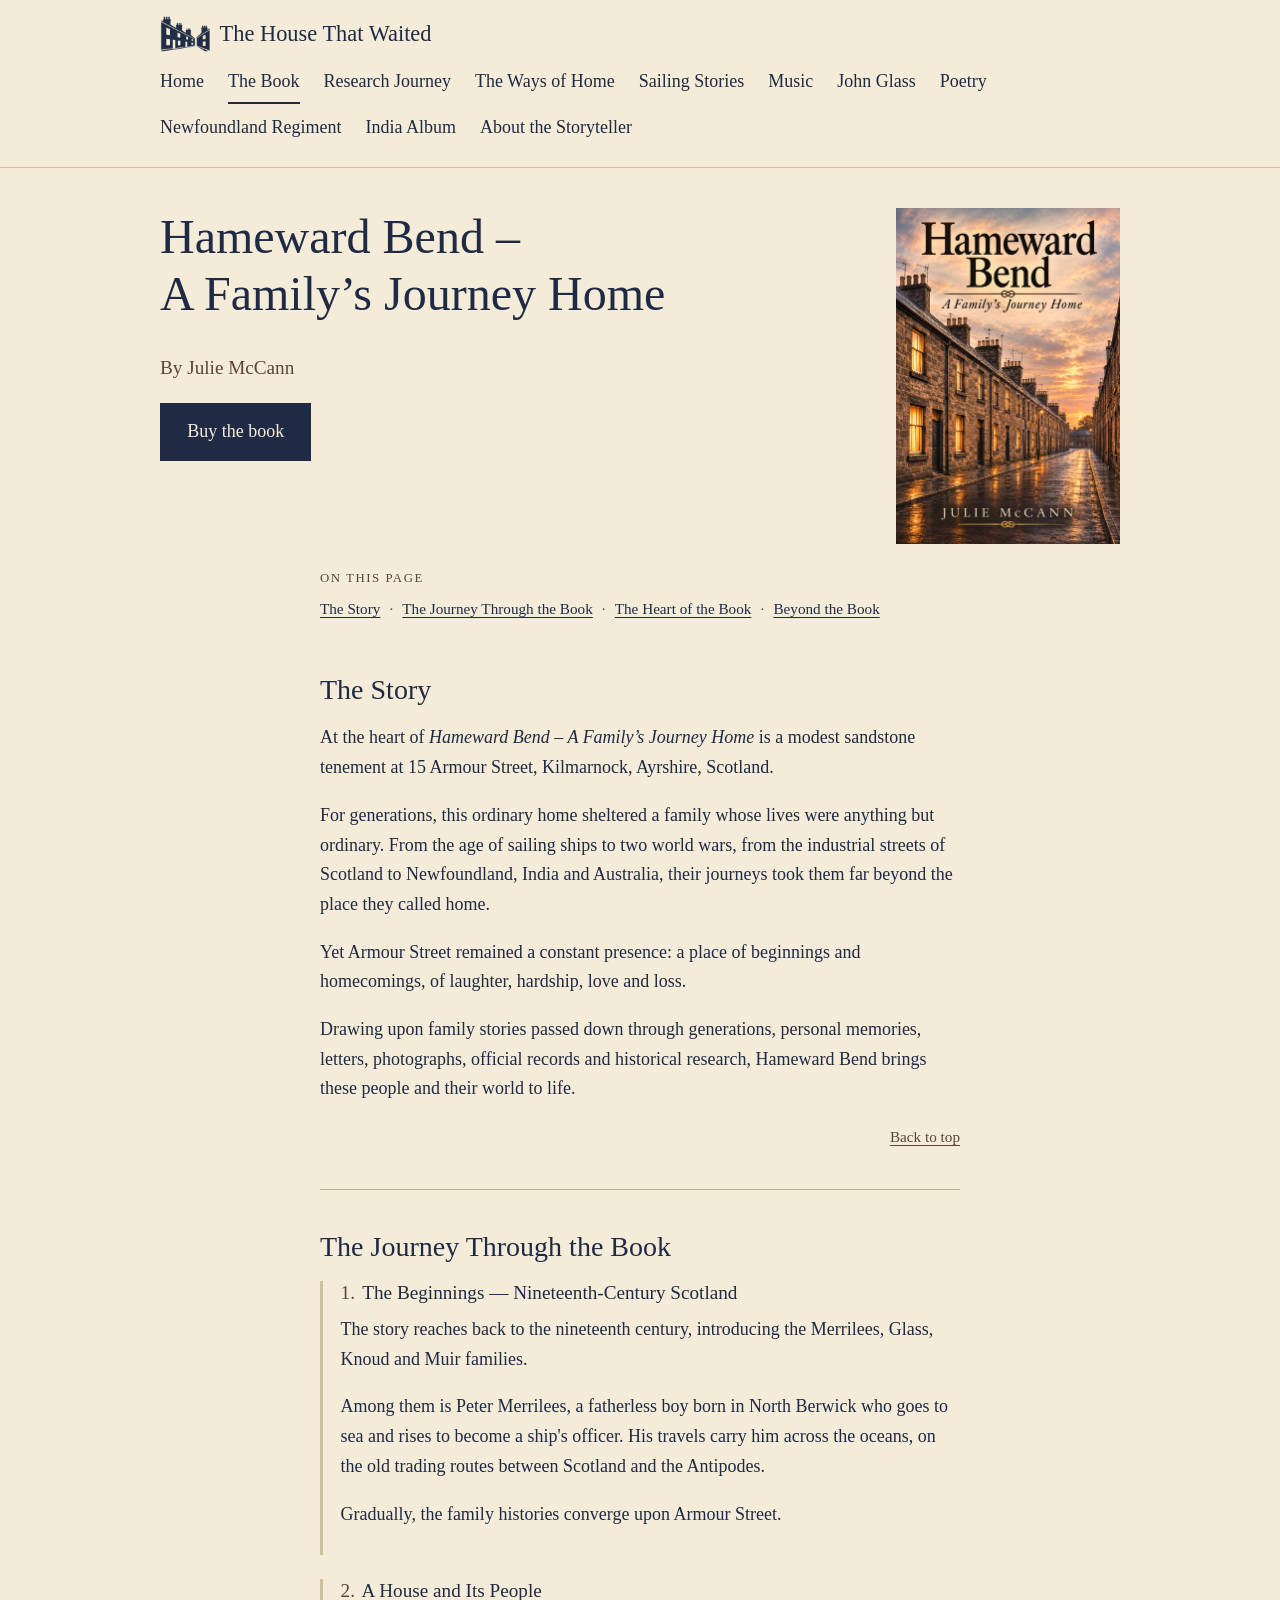
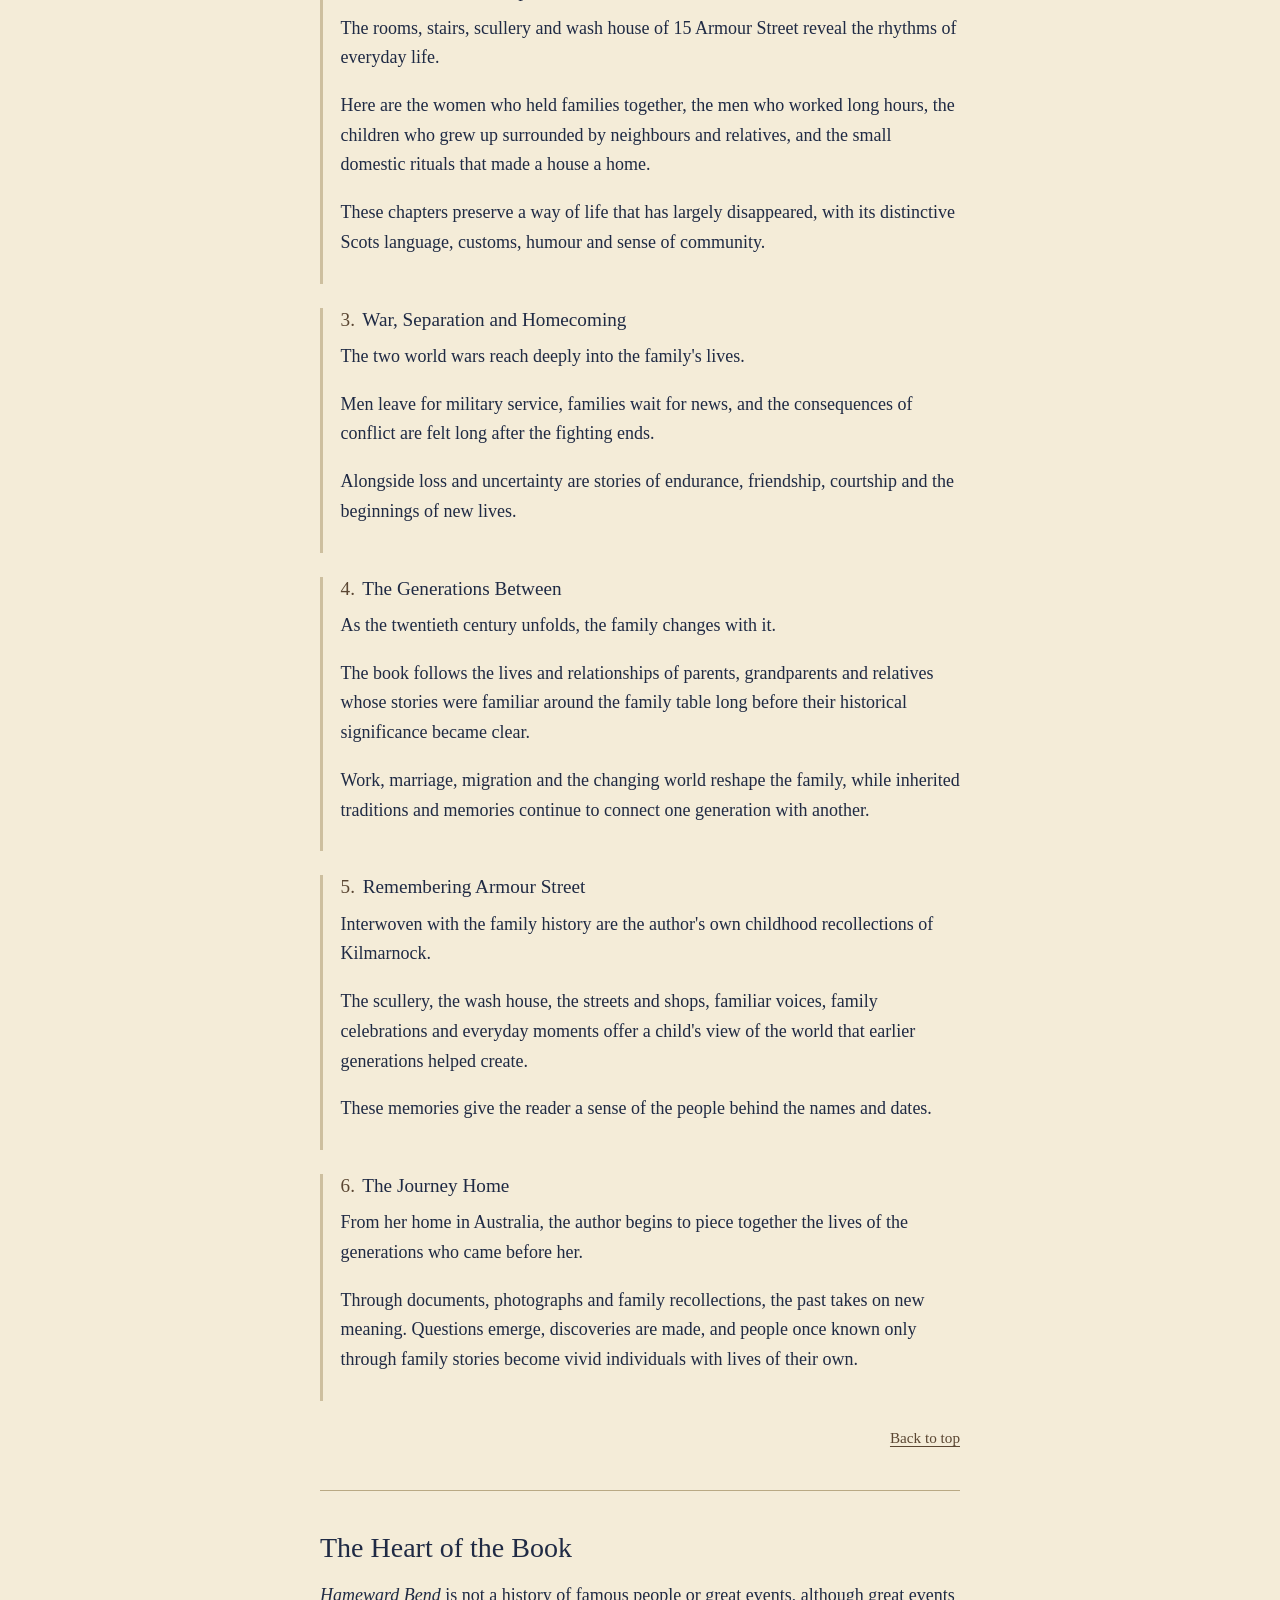
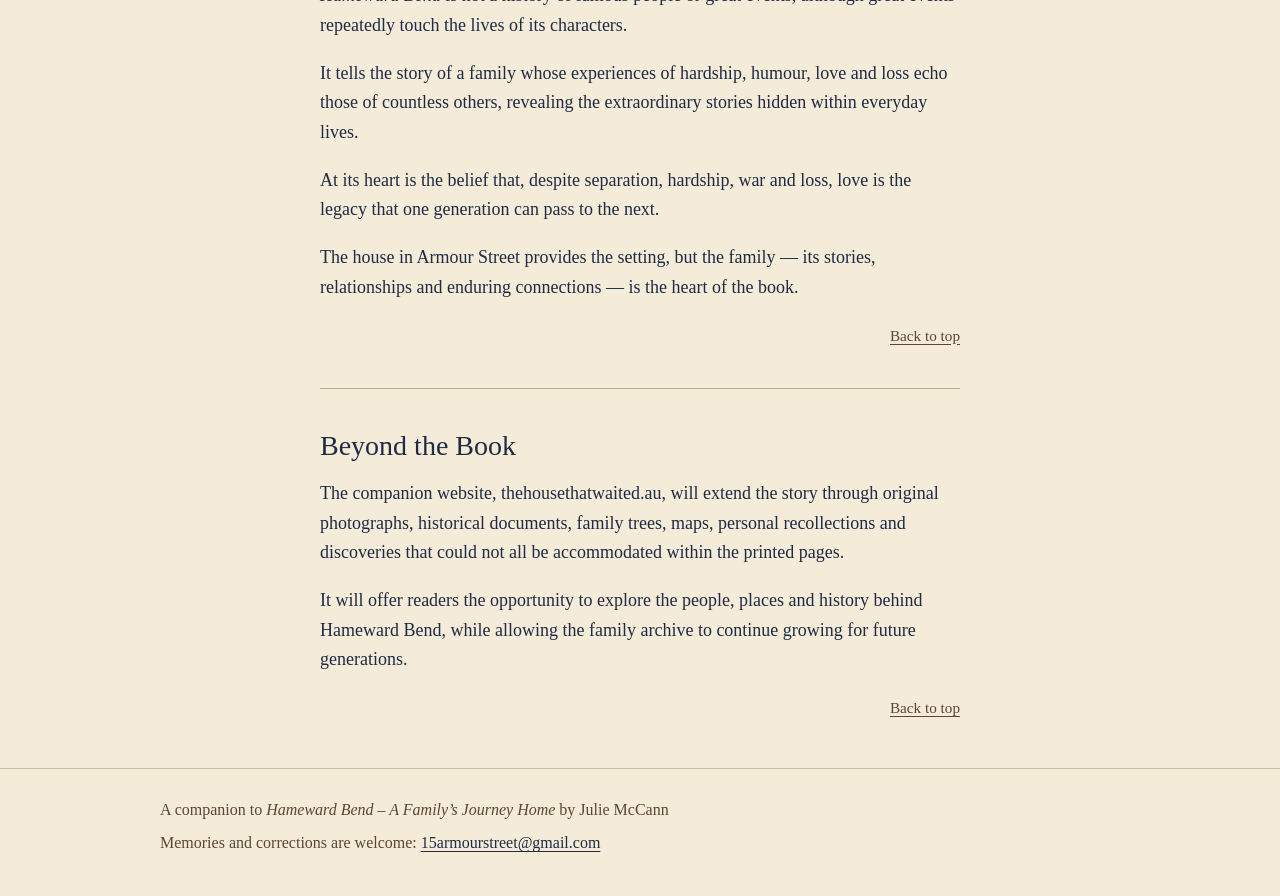
<file: the-book/index.html>
<!DOCTYPE html>
<html lang="en-AU">
<head>
  <meta charset="utf-8">
  <meta name="viewport" content="width=device-width, initial-scale=1">
  <meta name="robots" content="noindex, nofollow">
  <!-- EDIT HERE: page title and description (shown in browser tabs and link previews) -->
  <title>The Book | The House That Waited</title>
  <meta name="description" content="An outline of Hameward Bend – A Family’s Journey Home, by Julie McCann.">
  <link rel="stylesheet" href="../css/styles.css">
  <link rel="icon" href="../favicon.ico" sizes="any">
  <link rel="icon" type="image/png" sizes="32x32" href="../favicon-32x32.png">
  <link rel="apple-touch-icon" href="../apple-touch-icon.png">
  <script src="../js/main.js" defer></script>
</head>
<body id="top" data-page="book">
  <a class="skip-link" href="#main">Skip to main content</a>

  <!-- Shared header and nav: keep identical on every page. Only list pages that exist. -->
  <header class="site-header">
    <div class="container header-inner">
      <a class="brand" href="../"><img class="brand-mark" src="../assets/images/logo/armour-street-mark.png" alt="" width="150" height="108"> The House That Waited</a>
      <nav class="site-nav" aria-label="Main">
        <ul class="nav-list">
          <li><a href="../">Home</a></li>
          <li><a href="../the-book/" aria-current="page">The Book</a></li>
          <li><a href="../research-journey/">Research Journey</a></li>
          <li><a href="../the-ways-of-home/">The Ways of Home</a></li>
          <li><a href="../sailing-stories/">Sailing Stories</a></li>
          <li><a href="../music/">Music</a></li>
          <li><a href="../john-glass/">John Glass</a></li>
          <li><a href="../poetry/">Poetry</a></li>
          <li><a href="../newfoundland-regiment/">Newfoundland Regiment</a></li>
          <li><a href="../india-album/">India Album</a></li>
          <li><a href="../about-the-storyteller/">About the Storyteller</a></li>
        </ul>
      </nav>
    </div>
  </header>

  <main id="main" tabindex="-1">

    <section class="book-head" aria-labelledby="book-title">
      <div class="container book-head-inner">
        <!-- DOM order = reading order: title block first, cover after -->
        <div class="book-head-text">
          <!-- EDIT HERE: title and byline (Julie's own wording; title confirmed by Julie, with the spaced en dash) -->
          <h1 id="book-title">Hameward Bend – A Family’s Journey Home</h1>
          <p class="byline">By Julie McCann</p>
          <!-- Burns epigraph lives on the Home page only (Julie's request, 26 Oct 2026) -->
          <!-- EDIT HERE: where to buy -->
          <p class="where-to-buy">
            <a class="buy-button" href="https://shop.ingramspark.com/b/084?params=OMcEvvzFK6ruagg9rRXxrv26LI4cdKVZ6fOD0ERTRqc" target="_blank" rel="noopener">Buy the book<span class="visually-hidden"> (opens in a new tab)</span></a>
          </p>
          <!-- MARKER: Amazon button goes here once Julie's KDP listing is live (one change). Keep the Amazon link out until then. -->
        </div>

        <!-- EDIT HERE: book cover. This is the front panel of Julie's IngramSpark PDF (Hameward_Cover_252.pdf), supplied 31 Oct 2026. Julie confirmed this is the final cover on 5 Nov 2026. -->
        <figure class="book-cover">
          <img src="../assets/images/hameward-bend-front-cover-rainy-street.jpg"
               alt="Front cover of Hameward Bend – A Family’s Journey Home by Julie McCann: a row of old sandstone tenement houses on a rain-wet street at sunset, with lit windows glowing, and the title in dark lettering across the sky."
               width="900" height="1350">
        </figure>
      </div>
    </section>

    <!-- Jump links: plain anchors, no hidden content. Add a line here if you add a section.
         The six part headings keep their ids (part-1 to part-6), so part links can be added back later. -->
    <nav class="jump" aria-labelledby="jump-heading">
      <div class="container">
        <p class="jump-title" id="jump-heading">On this page</p>
        <ul>
          <li><a href="#story-heading">The Story</a></li>
          <li><a href="#journey-heading">The Journey Through the Book</a></li>
          <li><a href="#heart-heading">The Heart of the Book</a></li>
          <li><a href="#beyond-heading">Beyond the Book</a></li>
        </ul>
      </div>
    </nav>

    <div class="container reading">
      <!-- EDIT HERE: The Story -->
      <section aria-labelledby="story-heading">
        <h2 id="story-heading">The Story</h2>
        <div>
          <p>At the heart of <em>Hameward Bend – A Family’s Journey Home</em> is a modest sandstone tenement at 15 Armour Street, Kilmarnock, Ayrshire, Scotland.</p>
          <p>For generations, this ordinary home sheltered a family whose lives were anything but ordinary. From the age of sailing ships to two world wars, from the industrial streets of Scotland to Newfoundland, India and Australia, their journeys took them far beyond the place they called home.</p>
          <p>Yet Armour Street remained a constant presence: a place of beginnings and homecomings, of laughter, hardship, love and loss.</p>
          <p>Drawing upon family stories passed down through generations, personal memories, letters, photographs, official records and historical research, Hameward Bend brings these people and their world to life.</p>
        </div>
        <p class="back-to-top"><a href="#top" aria-label="Back to top of The Book">Back to top</a></p>
      </section>

      <!-- EDIT HERE: The Journey Through the Book (six parts; each heading has an id so the jump links land on it) -->
      <section aria-labelledby="journey-heading">
        <h2 id="journey-heading">The Journey Through the Book</h2>
        <ol class="parts">
          <li class="part">
            <h3 id="part-1"><span class="part-number">1.</span> The Beginnings — Nineteenth-Century Scotland</h3>
            <p>The story reaches back to the nineteenth century, introducing the Merrilees, Glass, Knoud and Muir families.</p>
            <p>Among them is Peter Merrilees, a fatherless boy born in North Berwick who goes to sea and rises to become a ship's officer. His travels carry him across the oceans, on the old trading routes between Scotland and the Antipodes.</p>
            <p>Gradually, the family histories converge upon Armour Street.</p>
          </li>
          <li class="part">
            <h3 id="part-2"><span class="part-number">2.</span> A House and Its People</h3>
            <p>The rooms, stairs, scullery and wash house of 15 Armour Street reveal the rhythms of everyday life.</p>
            <p>Here are the women who held families together, the men who worked long hours, the children who grew up surrounded by neighbours and relatives, and the small domestic rituals that made a house a home.</p>
            <p>These chapters preserve a way of life that has largely disappeared, with its distinctive Scots language, customs, humour and sense of community.</p>
          </li>
          <li class="part">
            <h3 id="part-3"><span class="part-number">3.</span> War, Separation and Homecoming</h3>
            <p>The two world wars reach deeply into the family's lives.</p>
            <p>Men leave for military service, families wait for news, and the consequences of conflict are felt long after the fighting ends.</p>
            <p>Alongside loss and uncertainty are stories of endurance, friendship, courtship and the beginnings of new lives.</p>
          </li>
          <li class="part">
            <h3 id="part-4"><span class="part-number">4.</span> The Generations Between</h3>
            <p>As the twentieth century unfolds, the family changes with it.</p>
            <p>The book follows the lives and relationships of parents, grandparents and relatives whose stories were familiar around the family table long before their historical significance became clear.</p>
            <p>Work, marriage, migration and the changing world reshape the family, while inherited traditions and memories continue to connect one generation with another.</p>
          </li>
          <li class="part">
            <h3 id="part-5"><span class="part-number">5.</span> Remembering Armour Street</h3>
            <p>Interwoven with the family history are the author's own childhood recollections of Kilmarnock.</p>
            <p>The scullery, the wash house, the streets and shops, familiar voices, family celebrations and everyday moments offer a child's view of the world that earlier generations helped create.</p>
            <p>These memories give the reader a sense of the people behind the names and dates.</p>
          </li>
          <li class="part">
            <h3 id="part-6"><span class="part-number">6.</span> The Journey Home</h3>
            <p>From her home in Australia, the author begins to piece together the lives of the generations who came before her.</p>
            <p>Through documents, photographs and family recollections, the past takes on new meaning. Questions emerge, discoveries are made, and people once known only through family stories become vivid individuals with lives of their own.</p>
          </li>
        </ol>
        <p class="back-to-top"><a href="#top" aria-label="Back to top of The Book">Back to top</a></p>
      </section>

      <!-- EDIT HERE: The Heart of the Book -->
      <section aria-labelledby="heart-heading">
        <h2 id="heart-heading">The Heart of the Book</h2>
        <div>
          <p><em>Hameward Bend</em> is not a history of famous people or great events, although great events repeatedly touch the lives of its characters.</p>
          <p>It tells the story of a family whose experiences of hardship, humour, love and loss echo those of countless others, revealing the extraordinary stories hidden within everyday lives.</p>
          <p>At its heart is the belief that, despite separation, hardship, war and loss, love is the legacy that one generation can pass to the next.</p>
          <p>The house in Armour Street provides the setting, but the family — its stories, relationships and enduring connections — is the heart of the book.</p>
        </div>
        <p class="back-to-top"><a href="#top" aria-label="Back to top of The Book">Back to top</a></p>
      </section>

      <!-- EDIT HERE: Beyond the Book (her text says housethatwaited.au; written here as her real domain, thehousethatwaited.au).
           Julie asked about present tense; "will" is kept for now until Patrick confirms with her. -->
      <section aria-labelledby="beyond-heading">
        <h2 id="beyond-heading">Beyond the Book</h2>
        <div>
          <p>The companion website, thehousethatwaited.au, will extend the story through original photographs, historical documents, family trees, maps, personal recollections and discoveries that could not all be accommodated within the printed pages.</p>
          <p>It will offer readers the opportunity to explore the people, places and history behind Hameward Bend, while allowing the family archive to continue growing for future generations.</p>
        </div>
        <p class="back-to-top"><a href="#top" aria-label="Back to top of The Book">Back to top</a></p>
      </section>
    </div>
  </main>

  <!-- Shared footer: keep identical on every page. -->
  <!-- [ footer wording — Julie to confirm ] -->
  <footer class="site-footer">
    <div class="container">
      <p>A companion to <em>Hameward Bend – A Family’s Journey Home</em> by Julie McCann</p>
      <p>Memories and corrections are welcome: <a href="mailto:15armourstreet@gmail.com" target="_blank" rel="noopener">15armourstreet@gmail.com<span class="visually-hidden"> (opens in a new tab)</span></a></p>
    </div>
  </footer>
</body>
</html>
</file>
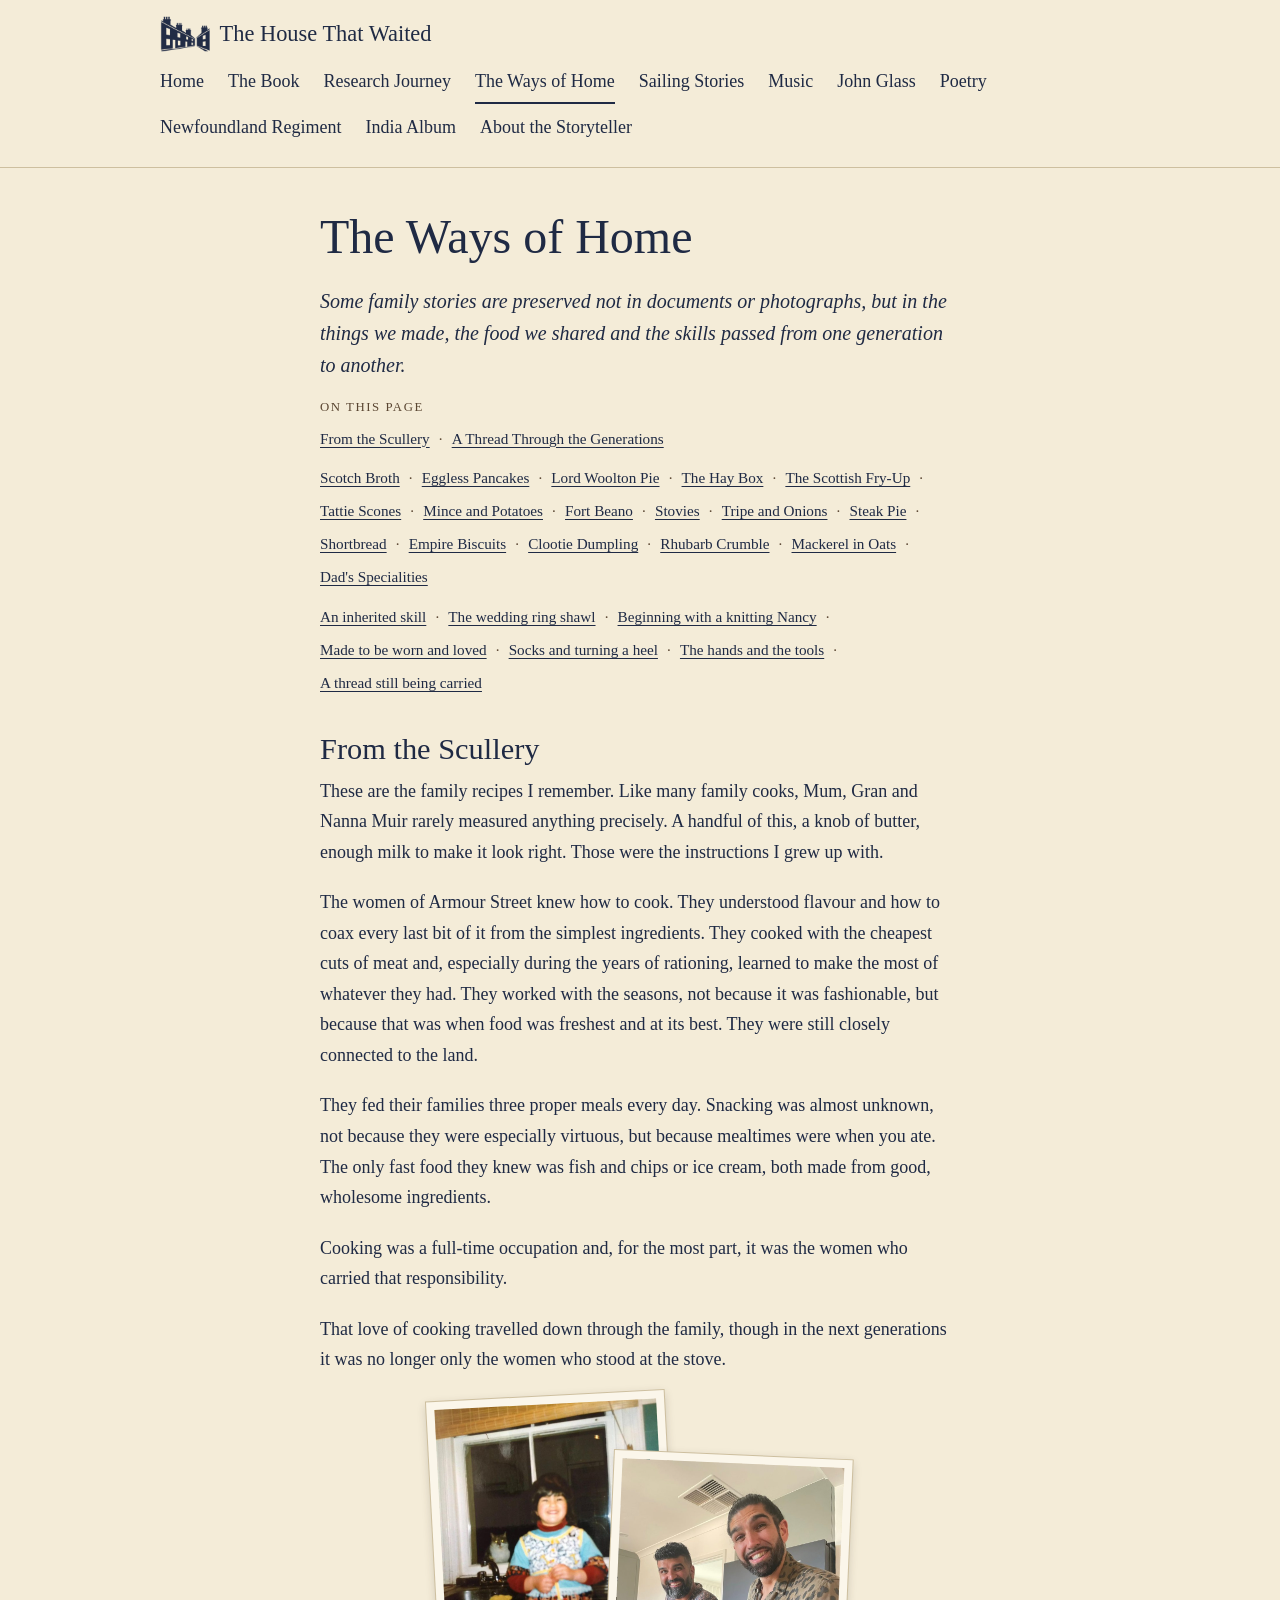
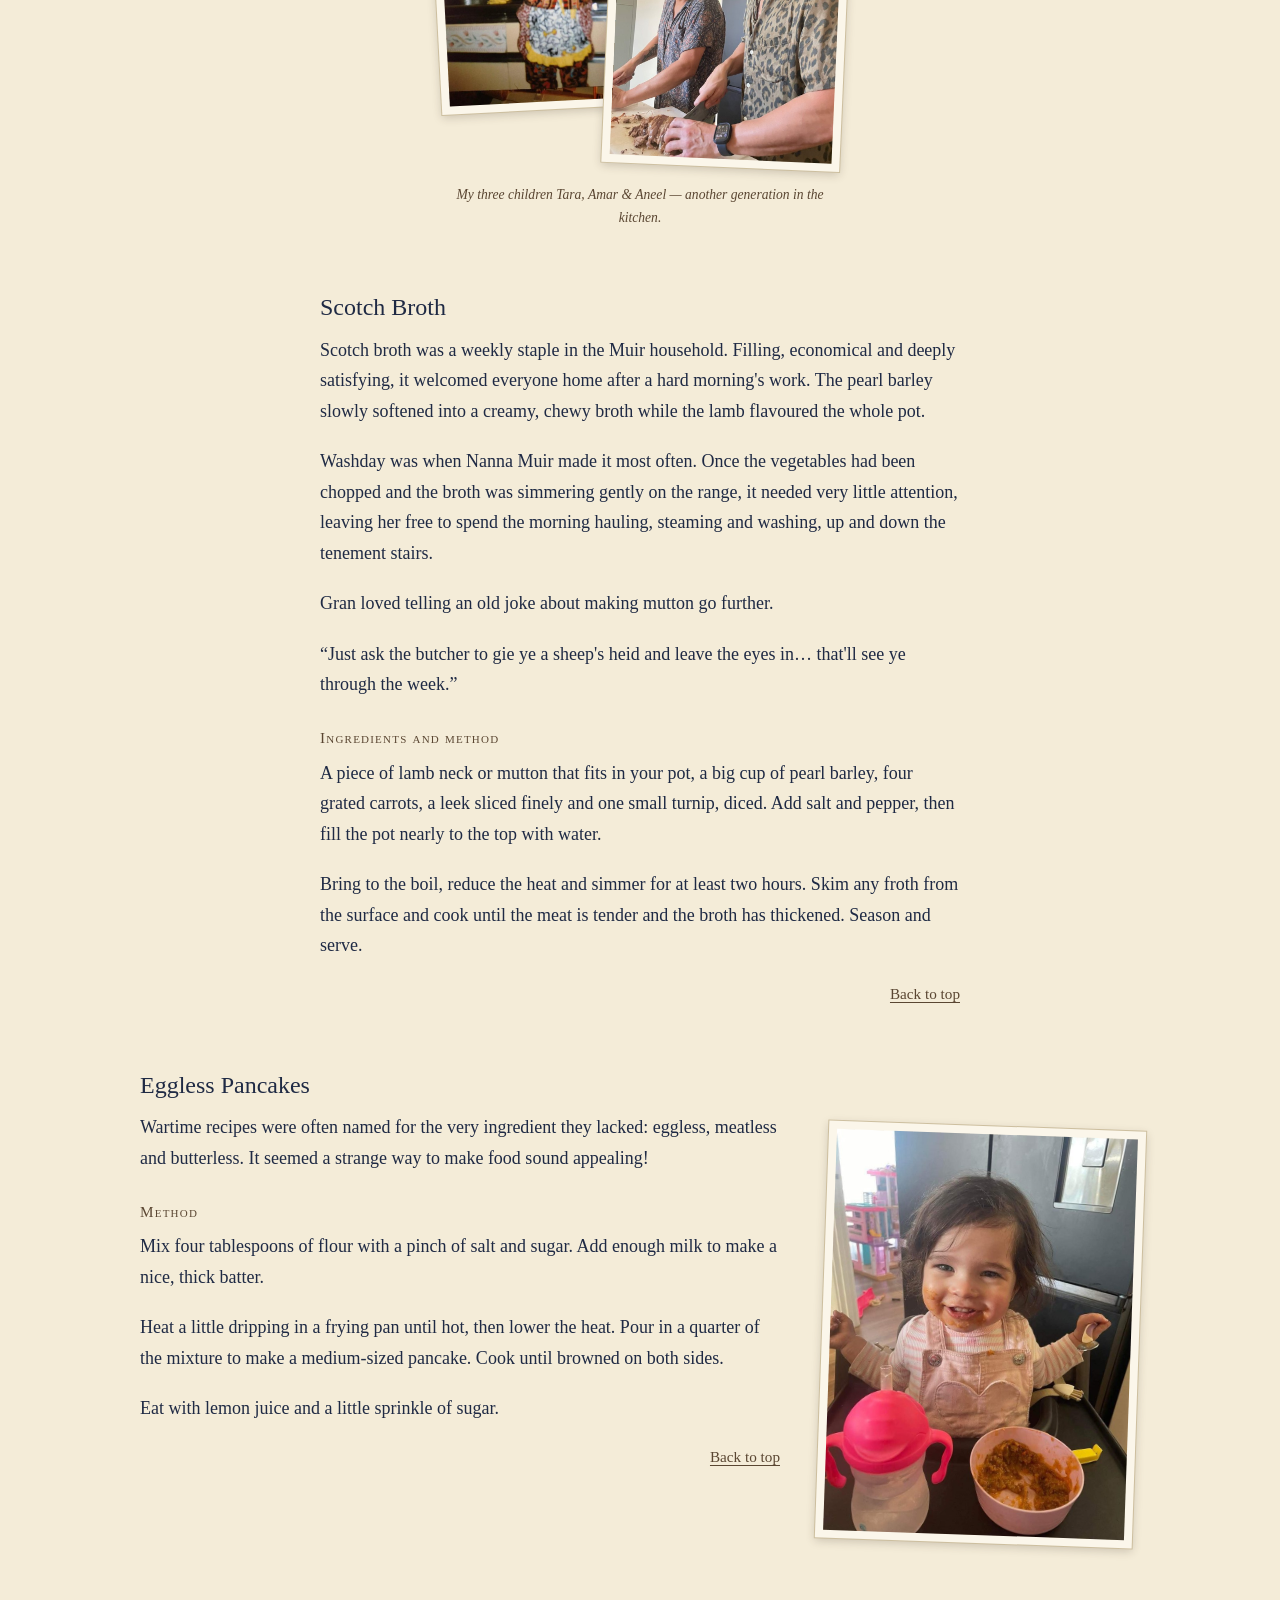
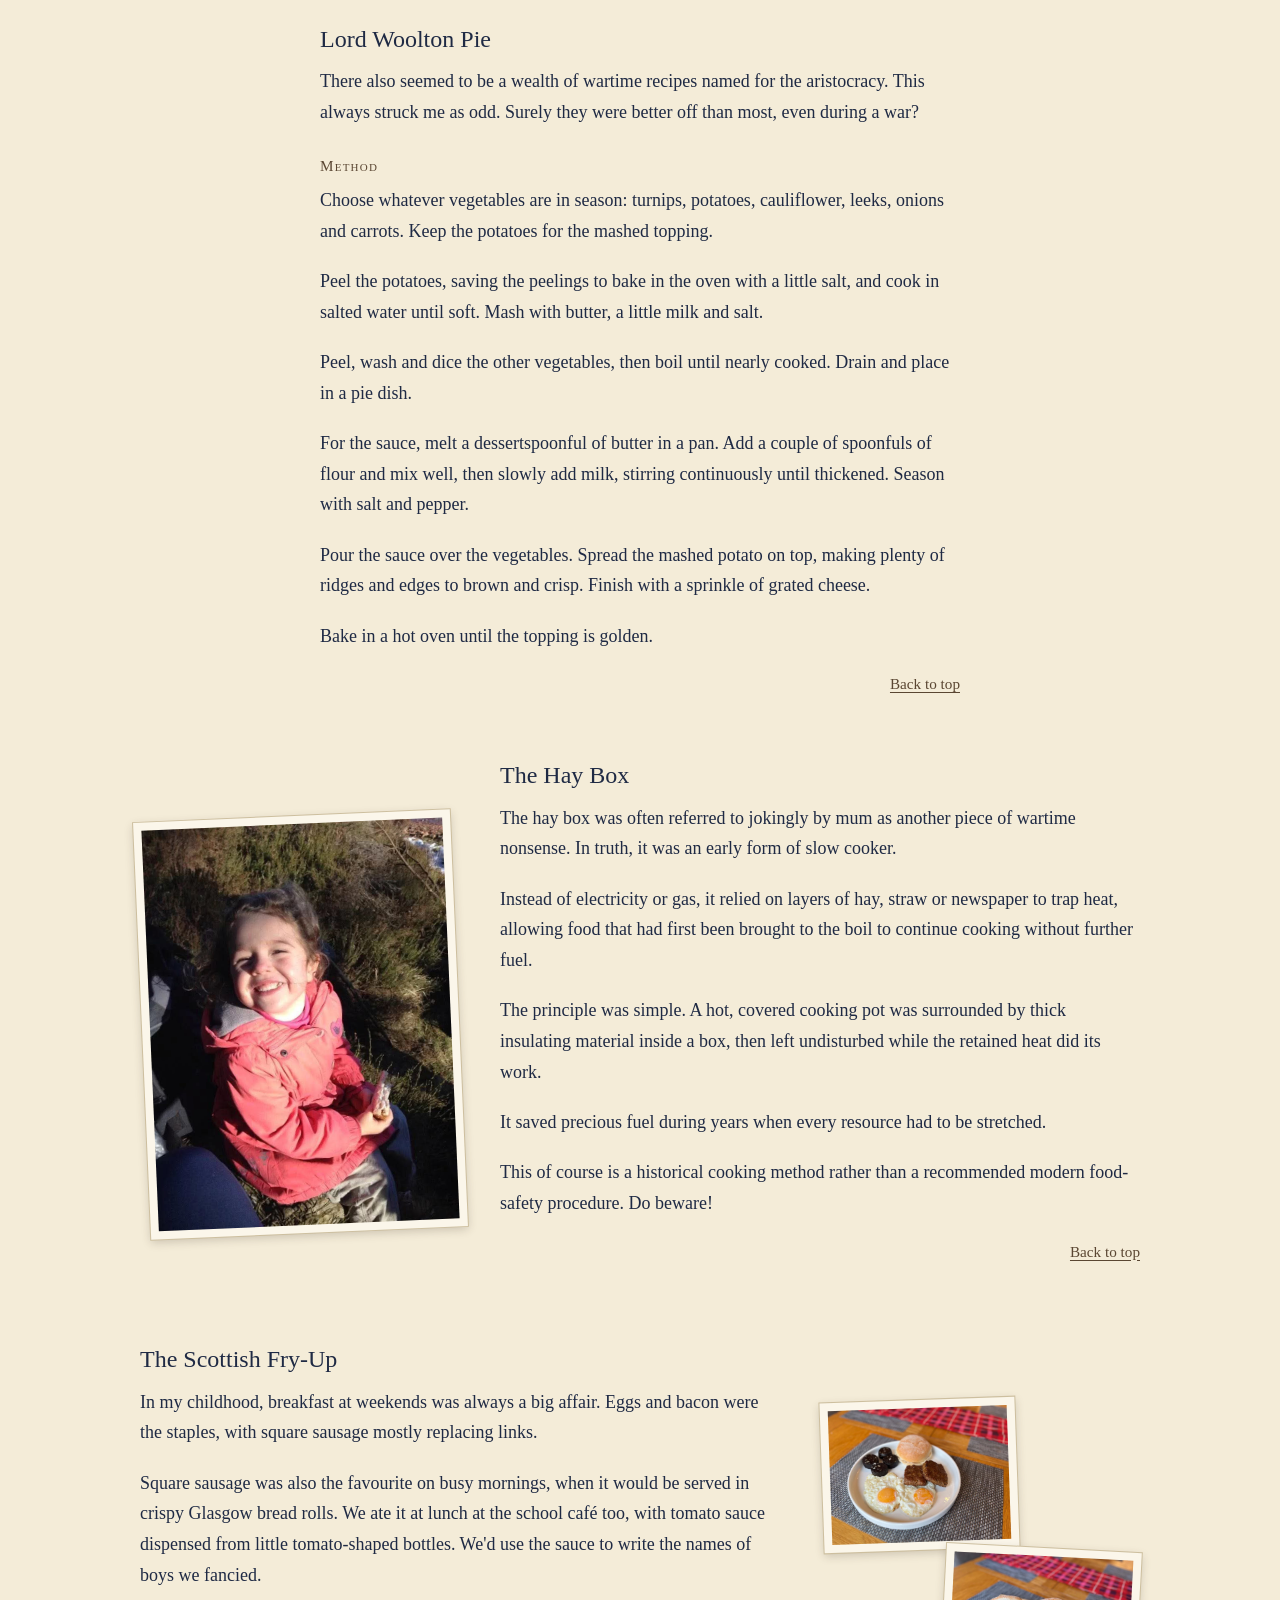
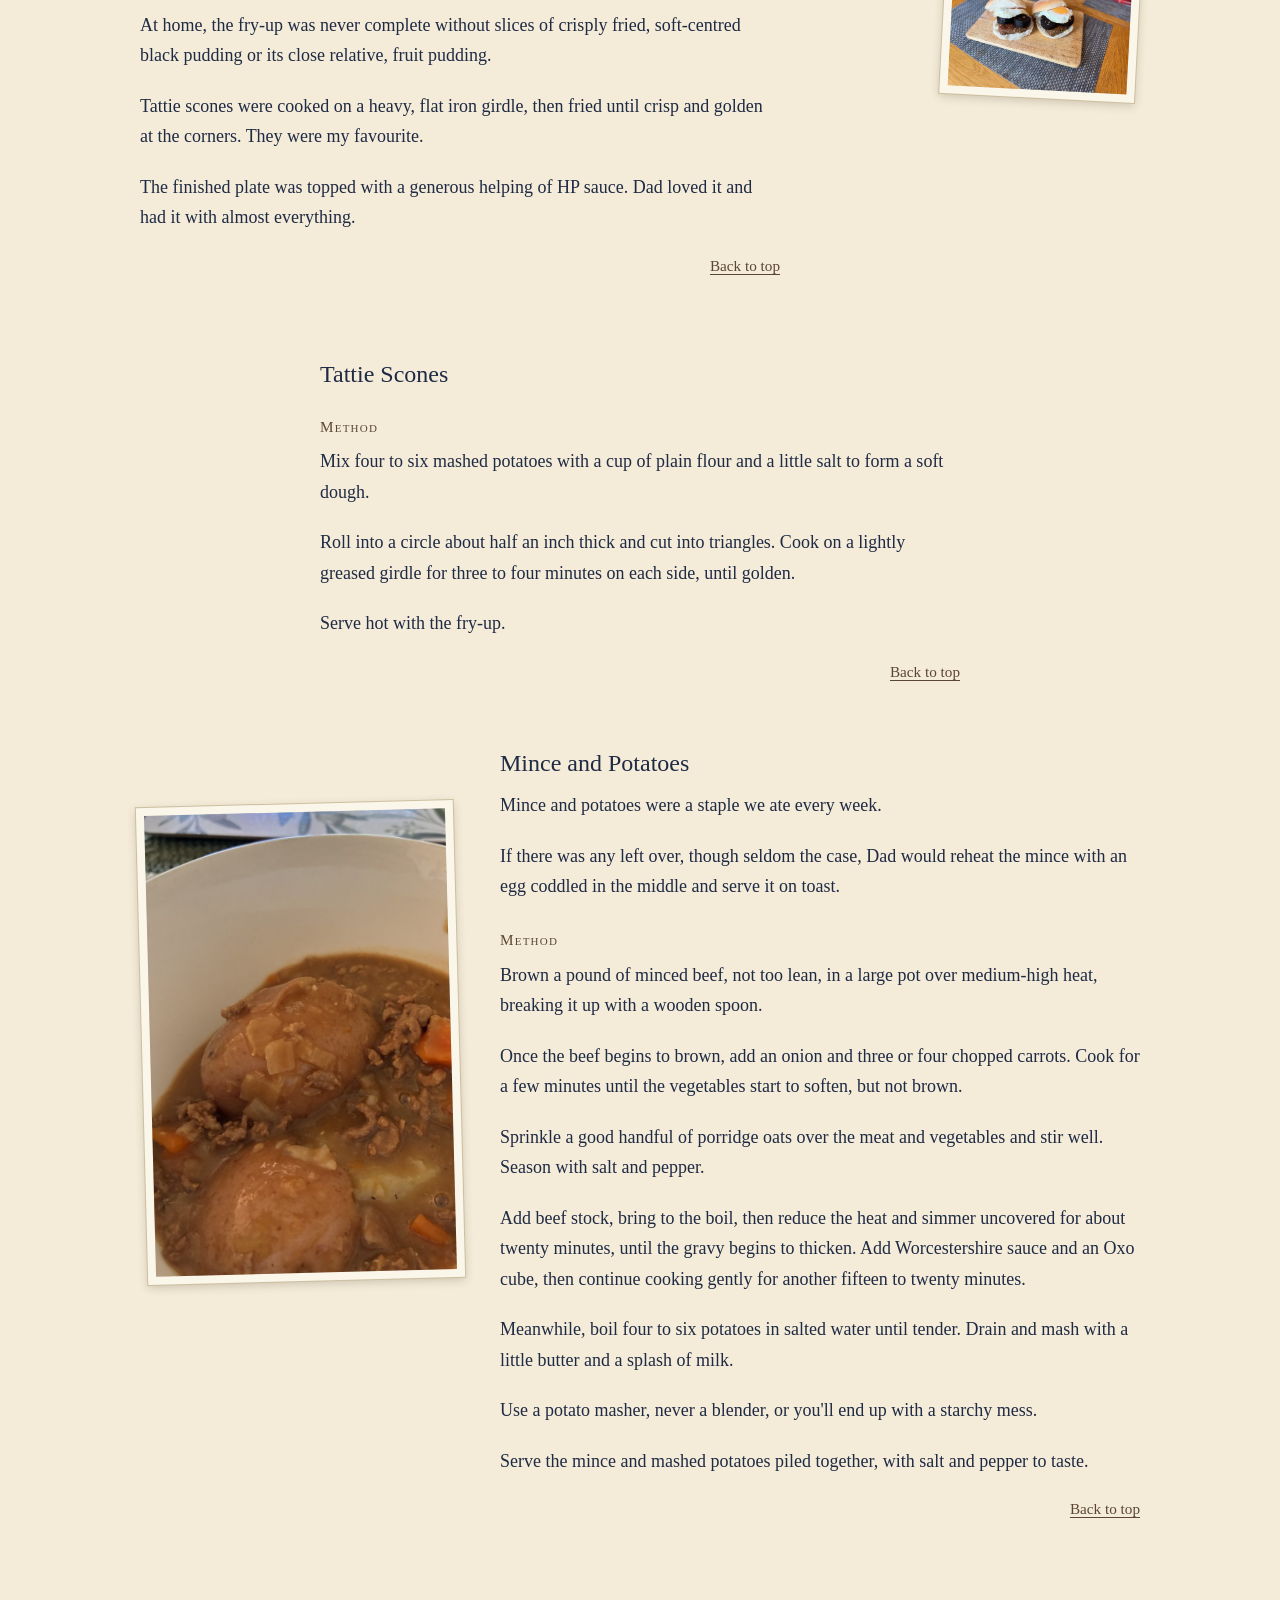
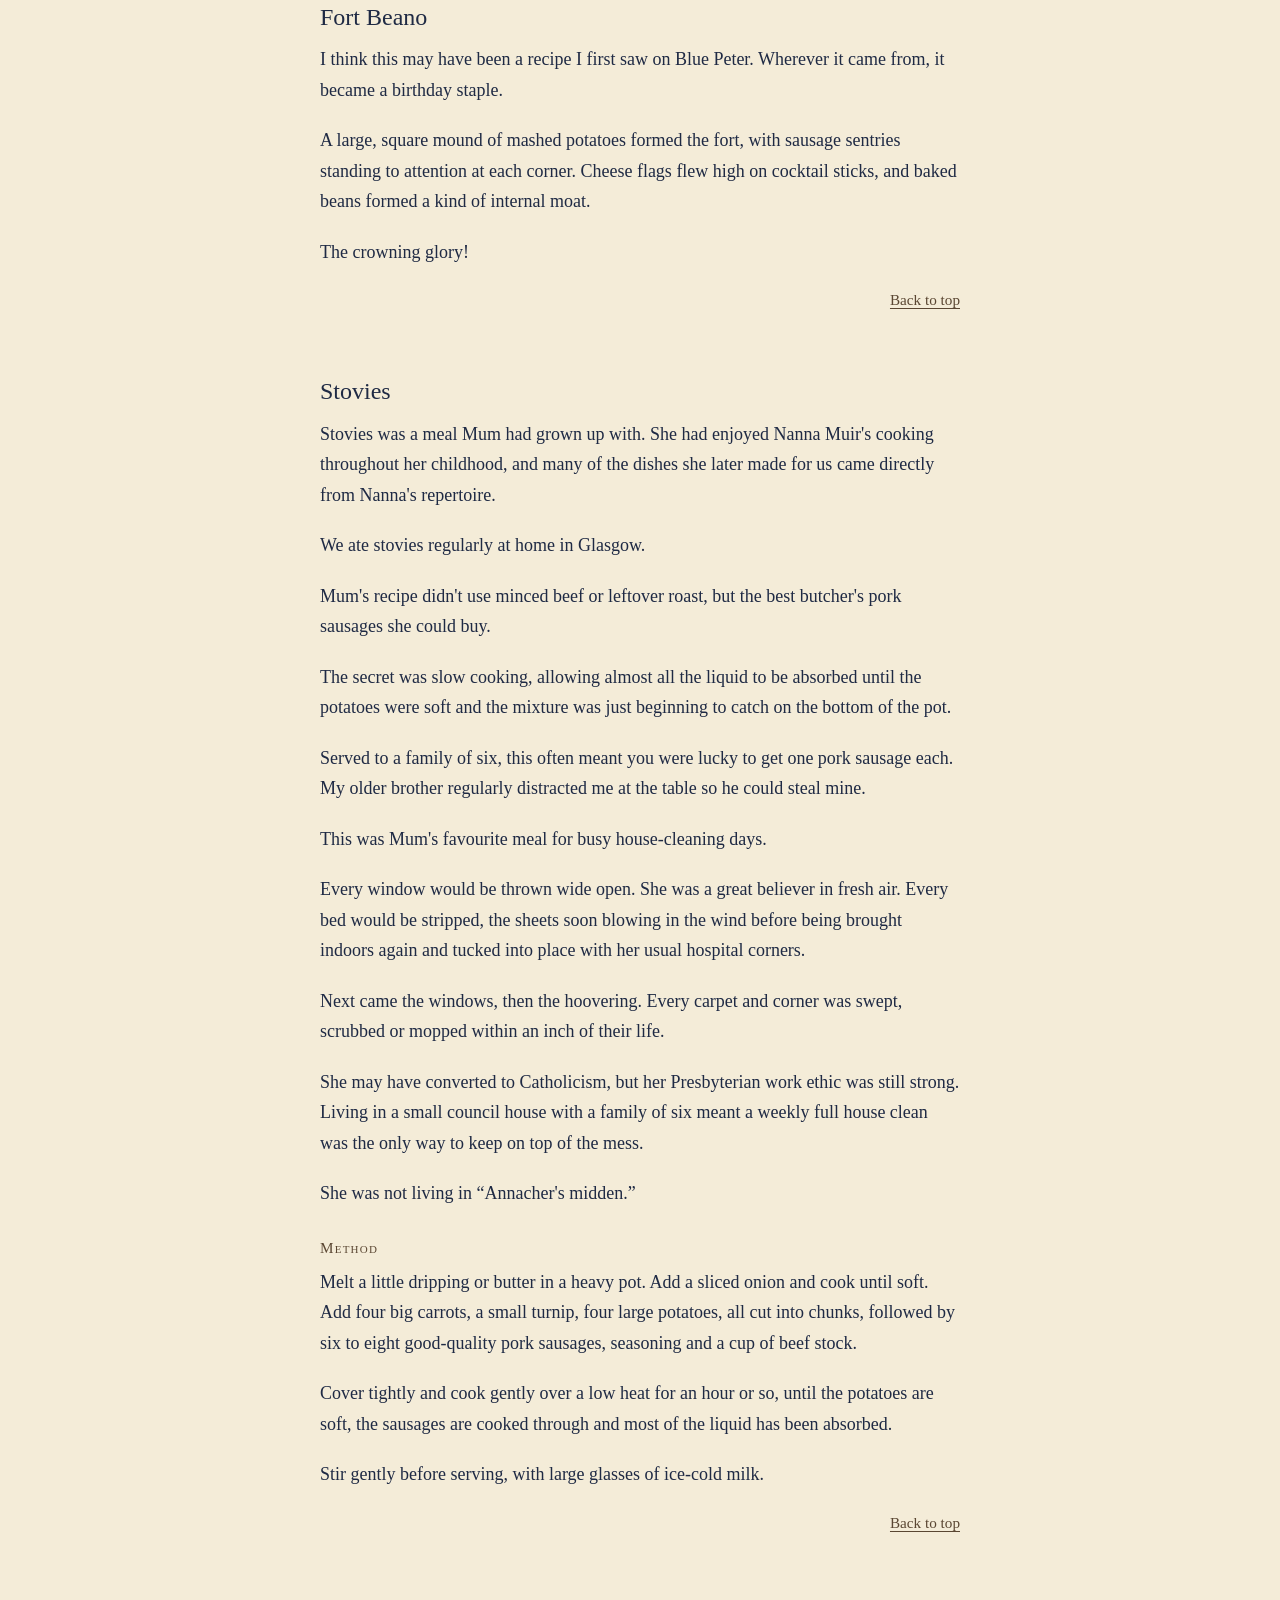
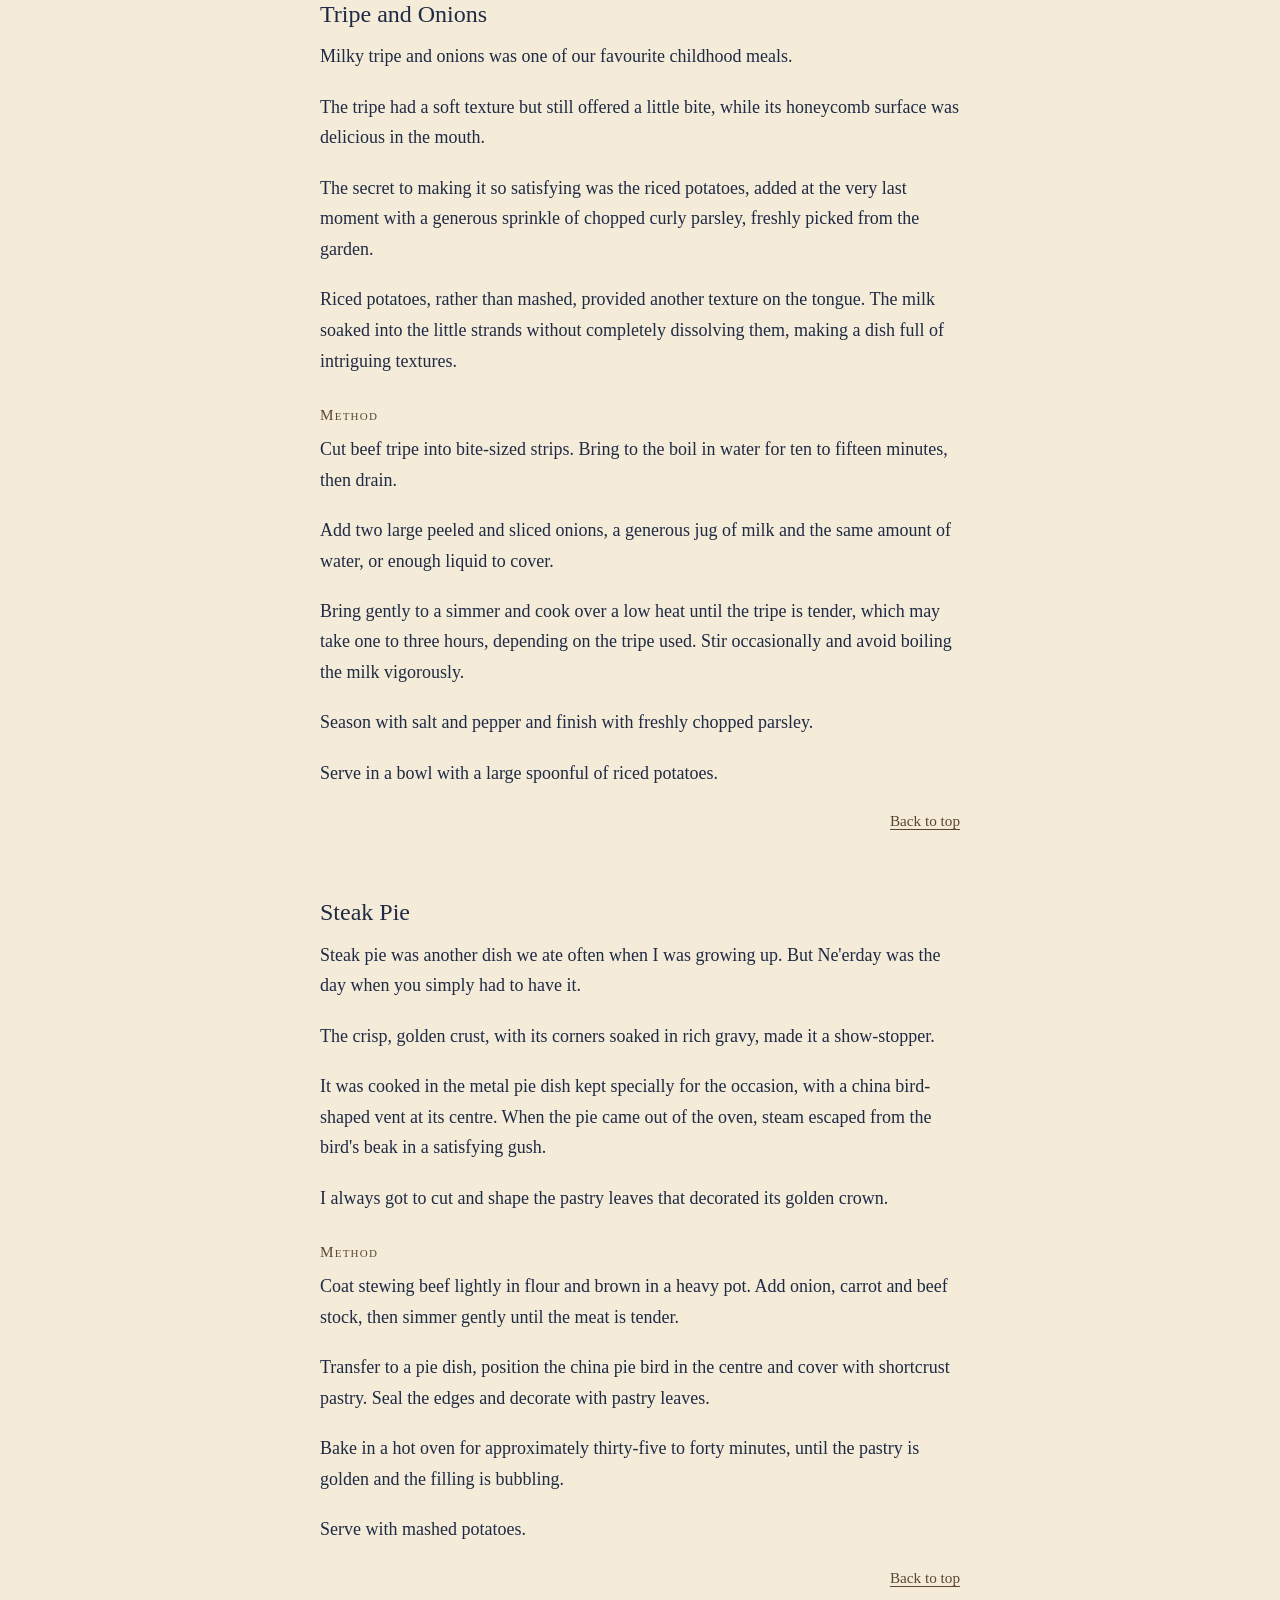
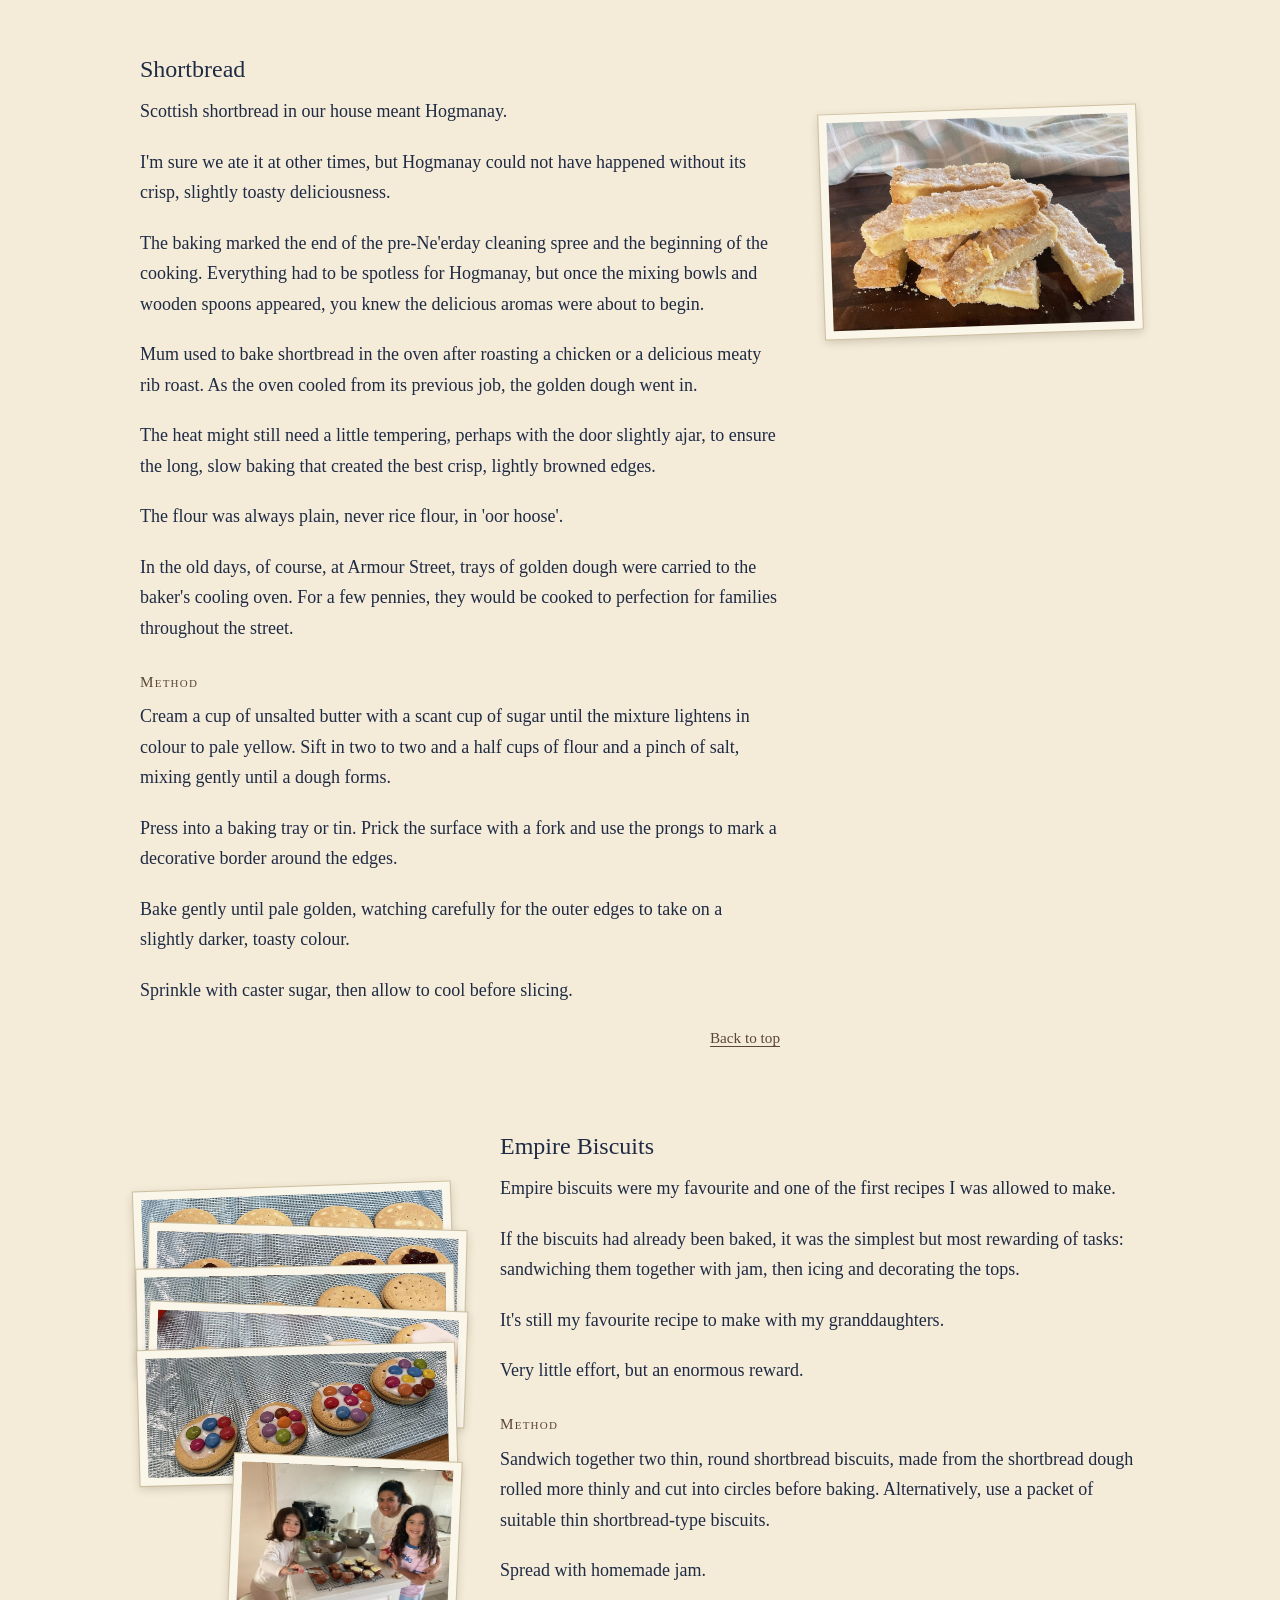
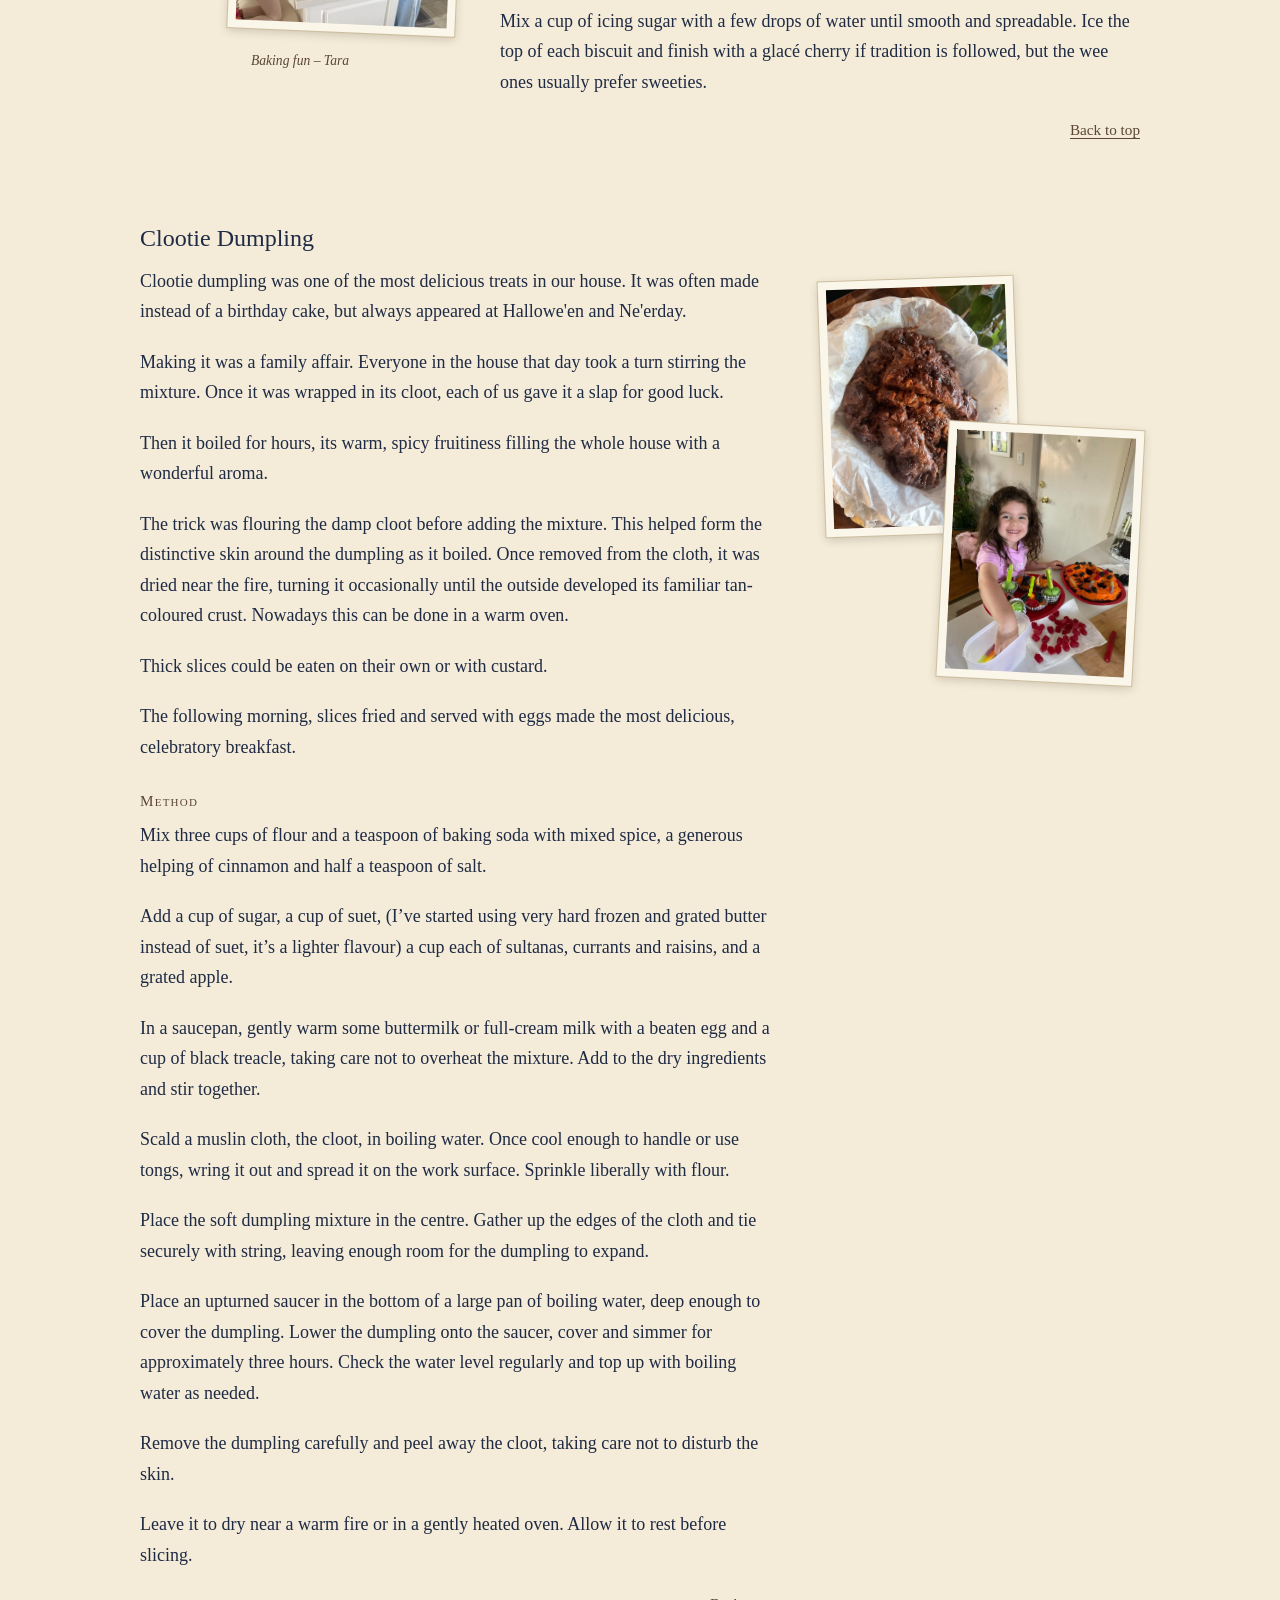
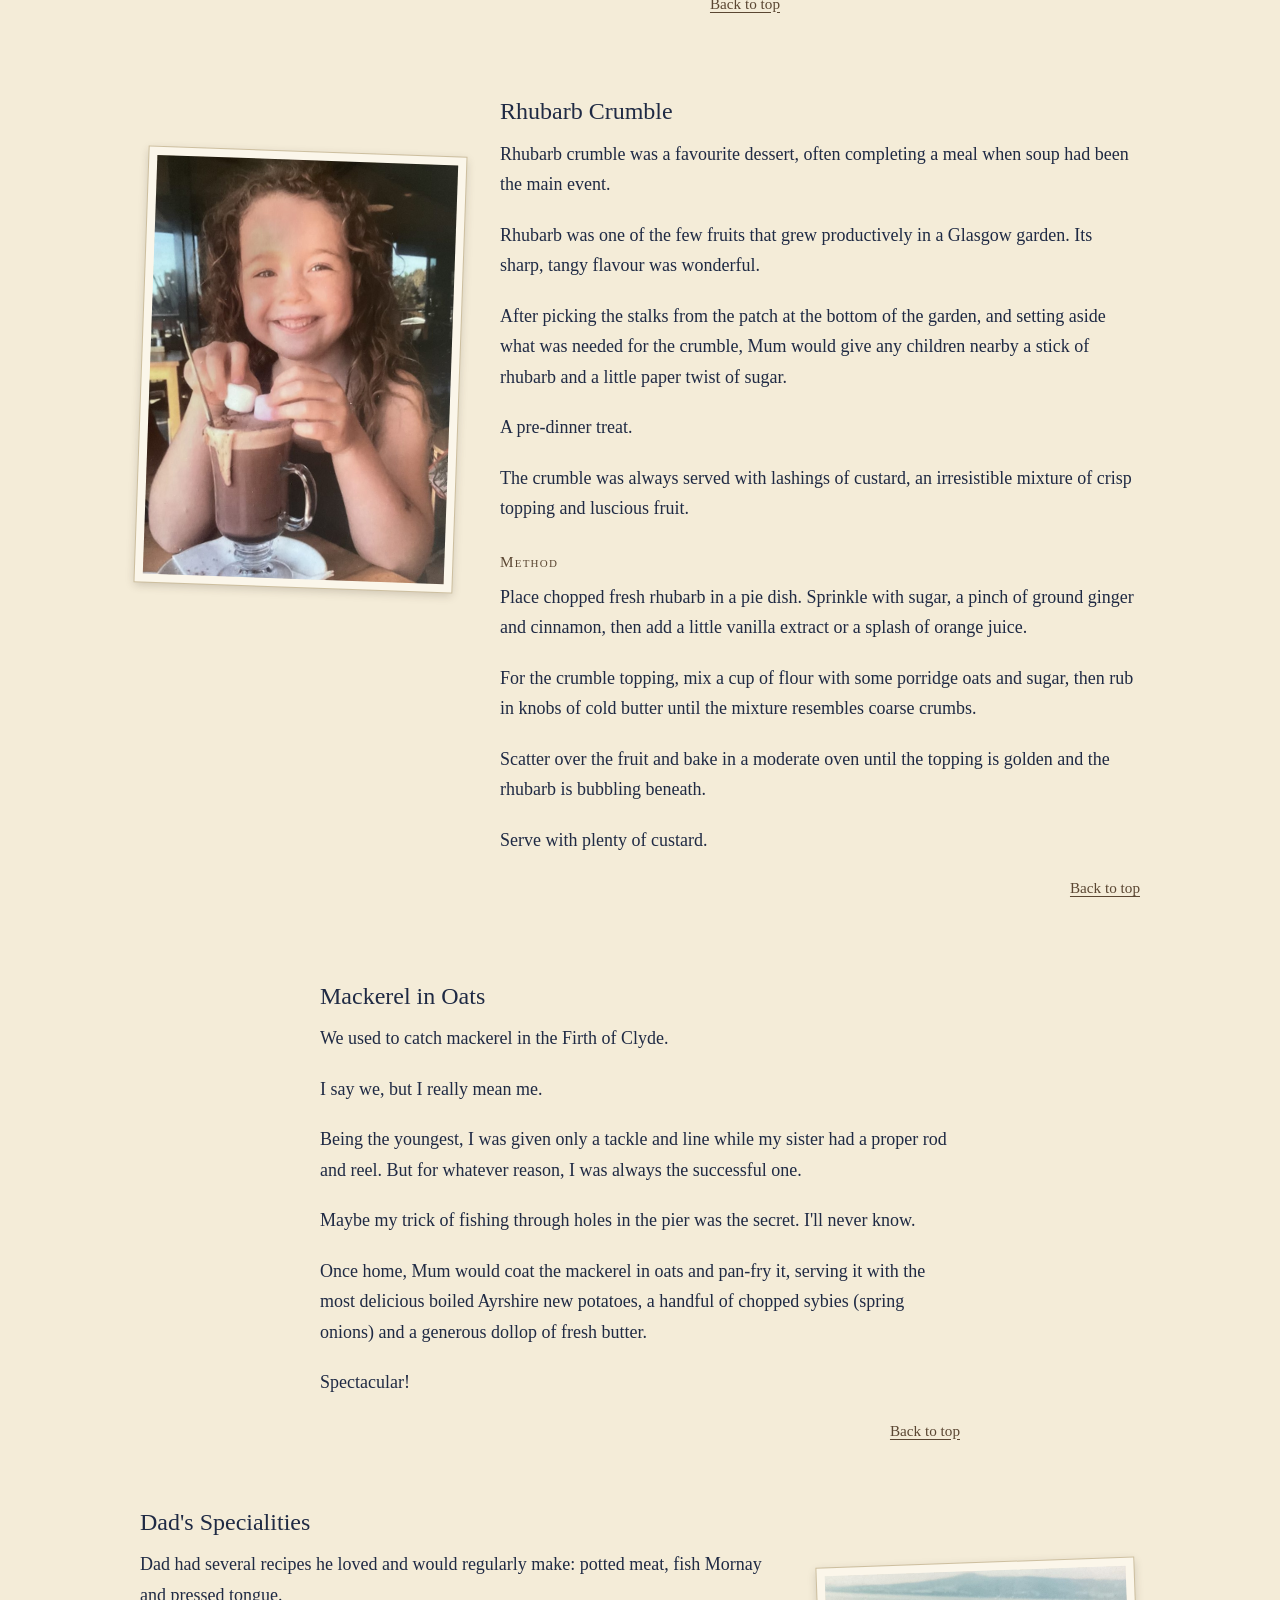
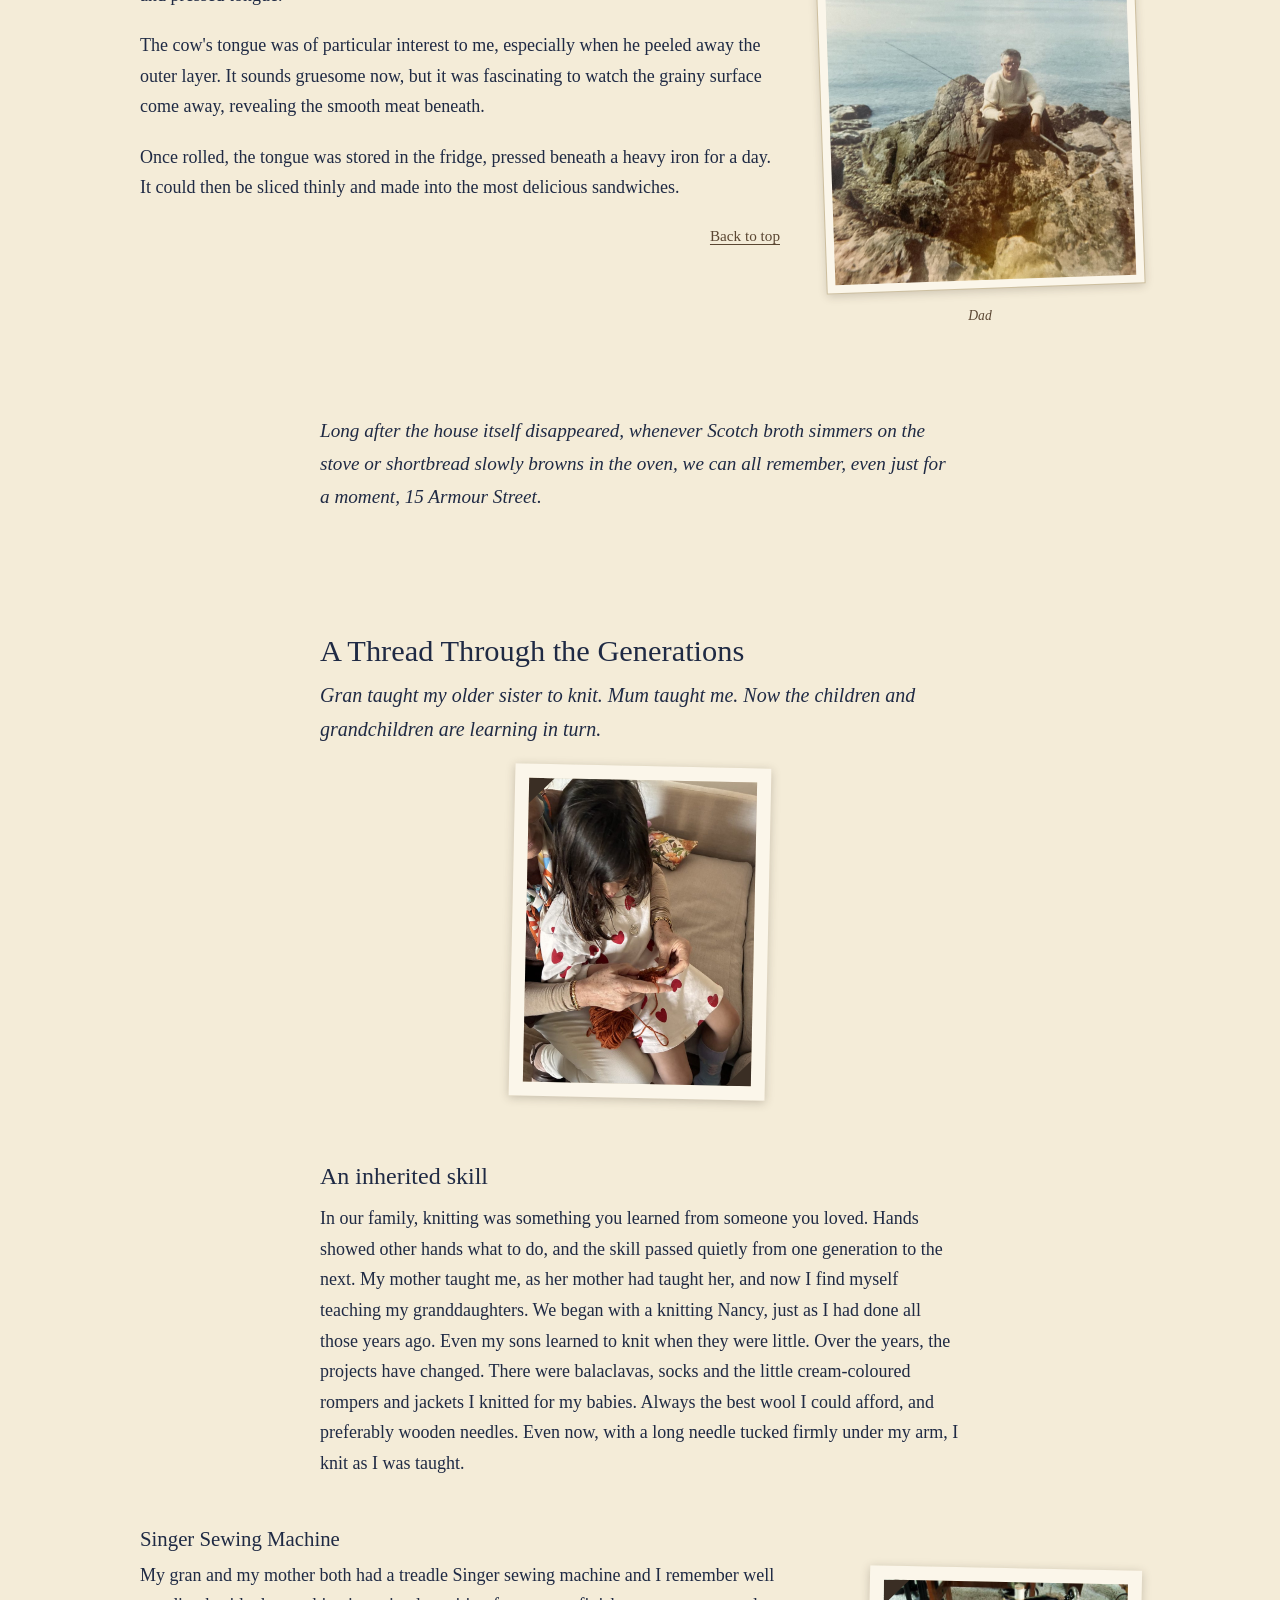
<file: the-ways-of-home/index.html>
<!DOCTYPE html>
<html lang="en-AU">
<head>
  <meta charset="utf-8">
  <meta name="viewport" content="width=device-width, initial-scale=1">
  <meta name="robots" content="noindex, nofollow">
  <!-- EDIT HERE: page title and description (shown in browser tabs and link previews) -->
  <title>The Ways of Home | The House That Waited</title>
  <meta name="description" content="Family recipes, knitting and sewing from 15 Armour Street: companion pages to Hameward Bend – A Family’s Journey Home.">
  <link rel="stylesheet" href="../css/styles.css">
  <link rel="icon" href="../favicon.ico" sizes="any">
  <link rel="icon" type="image/png" sizes="32x32" href="../favicon-32x32.png">
  <link rel="apple-touch-icon" href="../apple-touch-icon.png">
  <script src="../js/main.js" defer></script>
</head>
<body id="top" data-page="ways">
  <a class="skip-link" href="#main">Skip to main content</a>

  <!-- Shared header and nav: keep identical on every page. Only list pages that exist. -->
  <header class="site-header">
    <div class="container header-inner">
      <a class="brand" href="../"><img class="brand-mark" src="../assets/images/logo/armour-street-mark.png" alt="" width="150" height="108"> The House That Waited</a>
      <nav class="site-nav" aria-label="Main">
        <ul class="nav-list">
          <li><a href="../">Home</a></li>
          <li><a href="../the-book/">The Book</a></li>
          <li><a href="../research-journey/">Research Journey</a></li>
          <li><a href="../the-ways-of-home/" aria-current="page">The Ways of Home</a></li>
          <li><a href="../sailing-stories/">Sailing Stories</a></li>
          <li><a href="../music/">Music</a></li>
          <li><a href="../john-glass/">John Glass</a></li>
          <li><a href="../poetry/">Poetry</a></li>
          <li><a href="../newfoundland-regiment/">Newfoundland Regiment</a></li>
          <li><a href="../india-album/">India Album</a></li>
          <li><a href="../about-the-storyteller/">About the Storyteller</a></li>
        </ul>
      </nav>
    </div>
  </header>

  <main id="main" tabindex="-1">

    <section class="chapter-head" aria-labelledby="ways-title">
      <div class="container chapter">
        <!-- EDIT HERE: page heading -->
        <h1 id="ways-title">The Ways of Home</h1>
        <!-- EDIT HERE: introduction (Julie's own words) -->
        <p class="ways-intro">Some family stories are preserved not in documents or photographs, but in the things we made, the food we shared and the skills passed from one generation to another.</p>
      </div>
    </section>

    <!-- Jump links: plain anchors, no hidden content. Add a line here (and an id on the heading) if you add a dish or a section. -->
    <nav class="jump" aria-labelledby="jump-heading">
      <div class="container">
        <p class="jump-title" id="jump-heading">On this page</p>
        <ul>
          <li><a href="#scullery">From the Scullery</a></li>
          <li><a href="#thread-generations">A Thread Through the Generations</a></li>
        </ul>
        <ul aria-label="From the Scullery">
            <li><a href="#scotch-broth">Scotch Broth</a></li>
            <li><a href="#eggless-pancakes">Eggless Pancakes</a></li>
            <li><a href="#lord-woolton-pie">Lord Woolton Pie</a></li>
            <li><a href="#the-hay-box">The Hay Box</a></li>
            <li><a href="#the-scottish-fry-up">The Scottish Fry-Up</a></li>
            <li><a href="#tattie-scones">Tattie Scones</a></li>
            <li><a href="#mince-and-potatoes">Mince and Potatoes</a></li>
            <li><a href="#fort-beano">Fort Beano</a></li>
            <li><a href="#stovies">Stovies</a></li>
            <li><a href="#tripe-and-onions">Tripe and Onions</a></li>
            <li><a href="#steak-pie">Steak Pie</a></li>
            <li><a href="#shortbread">Shortbread</a></li>
            <li><a href="#empire-biscuits">Empire Biscuits</a></li>
            <li><a href="#clootie-dumpling">Clootie Dumpling</a></li>
            <li><a href="#rhubarb-crumble">Rhubarb Crumble</a></li>
            <li><a href="#mackerel-in-oats">Mackerel in Oats</a></li>
            <li><a href="#dads-specialities">Dad's Specialities</a></li>
                </ul>
        <ul aria-label="A Thread Through the Generations">
            <li><a href="#inherited-skill">An inherited skill</a></li>
            <li><a href="#wedding-ring-shawl">The wedding ring shawl</a></li>
            <li><a href="#knitting-nancy">Beginning with a knitting Nancy</a></li>
            <li><a href="#worn-and-loved">Made to be worn and loved</a></li>
            <li><a href="#turning-a-heel">Socks and turning a heel</a></li>
            <li><a href="#hands-and-tools">The hands and the tools</a></li>
            <li><a href="#thread-carried">A thread still being carried</a></li>
                </ul>
      </div>
    </nav>

    <div class="container chapter chapter-wide">
      <article class="scullery-text" aria-labelledby="scullery">
      <h2 class="ways-heading" id="scullery">From the Scullery</h2>
      <!-- EDIT HERE: introduction (Julie's own words) -->
      <div class="intro">
        <p>These are the family recipes I remember. Like many family cooks, Mum, Gran and Nanna Muir rarely measured anything precisely. A handful of this, a knob of butter, enough milk to make it look right. Those were the instructions I grew up with.</p>
        <p>The women of Armour Street knew how to cook. They understood flavour and how to coax every last bit of it from the simplest ingredients. They cooked with the cheapest cuts of meat and, especially during the years of rationing, learned to make the most of whatever they had. They worked with the seasons, not because it was fashionable, but because that was when food was freshest and at its best. They were still closely connected to the land.</p>
        <p>They fed their families three proper meals every day. Snacking was almost unknown, not because they were especially virtuous, but because mealtimes were when you ate. The only fast food they knew was fish and chips or ice cream, both made from good, wholesome ingredients.</p>
        <p>Cooking was a full-time occupation and, for the most part, it was the women who carried that responsibility.</p>
        <p>That love of cooking travelled down through the family, though in the next generations it was no longer only the women who stood at the stove.</p>
      </div>

      <figure class="pile pile-open">
        <img src="../assets/images/scullery/kitchen-child-in-apron.jpg" alt="An old colour photograph of a small child in a bright patterned apron, smiling in a kitchen with a cat at the window behind." width="747" height="1000" loading="lazy" decoding="async" style="--tilt:-3deg">
        <img src="../assets/images/scullery/kitchen-two-men-cooking.jpg" alt="Two men grinning in a kitchen, one of them chopping on a board." width="750" height="1000" loading="lazy" decoding="async" style="--tilt:2.5deg">
        <!-- EDIT HERE: label for this pile (Julie's wording; adults only, names fine) -->
        <p class="photo-credit"><em>My three children Tara, Amar &amp; Aneel — another generation in the kitchen.</em></p>
      </figure>

      <!-- EDIT HERE: Scotch Broth (heading, introduction and method) -->
      <div class="dish">
        <h3 id="scotch-broth">Scotch Broth</h3>
        <p>Scotch broth was a weekly staple in the Muir household. Filling, economical and deeply satisfying, it welcomed everyone home after a hard morning's work. The pearl barley slowly softened into a creamy, chewy broth while the lamb flavoured the whole pot.</p>
        <p>Washday was when Nanna Muir made it most often. Once the vegetables had been chopped and the broth was simmering gently on the range, it needed very little attention, leaving her free to spend the morning hauling, steaming and washing, up and down the tenement stairs.</p>
        <p>Gran loved telling an old joke about making mutton go further.</p>
        <p>“Just ask the butcher to gie ye a sheep's heid and leave the eyes in… that'll see ye through the week.”</p>
        <p class="recipe-label">Ingredients and method</p>
        <p>A piece of lamb neck or mutton that fits in your pot, a big cup of pearl barley, four grated carrots, a leek sliced finely and one small turnip, diced. Add salt and pepper, then fill the pot nearly to the top with water.</p>
        <p>Bring to the boil, reduce the heat and simmer for at least two hours. Skim any froth from the surface and cook until the meat is tender and the broth has thickened. Season and serve.</p>
        <p class="section-top"><a href="#top" aria-label="Back to top of The Ways of Home">Back to top</a></p>
      </div>

      <!-- EDIT HERE: Eggless Pancakes (heading, introduction and method) -->
      <div class="dish has-pile has-pile-right">
        <h3 id="eggless-pancakes">Eggless Pancakes</h3>
        <figure class="pile pile-right">
          <img src="../assets/images/scullery/high-chair-toddler-with-bowl.jpg" alt="A smiling toddler in a high chair with a bowl of food and a pink beaker." width="750" height="1000" loading="lazy" decoding="async" style="--tilt:2deg">
        </figure>
        <p>Wartime recipes were often named for the very ingredient they lacked: eggless, meatless and butterless. It seemed a strange way to make food sound appealing!</p>
        <p class="recipe-label">Method</p>
        <p>Mix four tablespoons of flour with a pinch of salt and sugar. Add enough milk to make a nice, thick batter.</p>
        <p>Heat a little dripping in a frying pan until hot, then lower the heat. Pour in a quarter of the mixture to make a medium-sized pancake. Cook until browned on both sides.</p>
        <p>Eat with lemon juice and a little sprinkle of sugar.</p>
        <p class="section-top"><a href="#top" aria-label="Back to top of The Ways of Home">Back to top</a></p>
      </div>

      <!-- EDIT HERE: Lord Woolton Pie (heading, introduction and method) -->
      <div class="dish">
        <h3 id="lord-woolton-pie">Lord Woolton Pie</h3>
        <p>There also seemed to be a wealth of wartime recipes named for the aristocracy. This always struck me as odd. Surely they were better off than most, even during a war?</p>
        <p class="recipe-label">Method</p>
        <p>Choose whatever vegetables are in season: turnips, potatoes, cauliflower, leeks, onions and carrots. Keep the potatoes for the mashed topping.</p>
        <p>Peel the potatoes, saving the peelings to bake in the oven with a little salt, and cook in salted water until soft. Mash with butter, a little milk and salt.</p>
        <p>Peel, wash and dice the other vegetables, then boil until nearly cooked. Drain and place in a pie dish.</p>
        <p>For the sauce, melt a dessertspoonful of butter in a pan. Add a couple of spoonfuls of flour and mix well, then slowly add milk, stirring continuously until thickened. Season with salt and pepper.</p>
        <p>Pour the sauce over the vegetables. Spread the mashed potato on top, making plenty of ridges and edges to brown and crisp. Finish with a sprinkle of grated cheese.</p>
        <p>Bake in a hot oven until the topping is golden.</p>
        <p class="section-top"><a href="#top" aria-label="Back to top of The Ways of Home">Back to top</a></p>
      </div>

      <!-- EDIT HERE: The Hay Box (heading, introduction and method) -->
      <div class="dish has-pile has-pile-left">
        <h3 id="the-hay-box">The Hay Box</h3>
        <figure class="pile pile-left">
          <img src="../assets/images/scullery/girl-in-red-jacket-outdoors.jpg" alt="A smiling toddler in a coral jacket sitting on a sunlit heather hillside, holding a snack." width="720" height="960" loading="lazy" decoding="async" style="--tilt:-2.5deg">
        </figure>
        <p>The hay box was often referred to jokingly by mum as another piece of wartime nonsense. In truth, it was an early form of slow cooker.</p>
        <p>Instead of electricity or gas, it relied on layers of hay, straw or newspaper to trap heat, allowing food that had first been brought to the boil to continue cooking without further fuel.</p>
        <p>The principle was simple. A hot, covered cooking pot was surrounded by thick insulating material inside a box, then left undisturbed while the retained heat did its work.</p>
        <p>It saved precious fuel during years when every resource had to be stretched.</p>
        <p>This of course is a historical cooking method rather than a recommended modern food-safety procedure. Do beware!</p>
        <p class="section-top"><a href="#top" aria-label="Back to top of The Ways of Home">Back to top</a></p>
      </div>

      <!-- EDIT HERE: The Scottish Fry-Up (heading, introduction and method) -->
      <div class="dish has-pile has-pile-right">
        <h3 id="the-scottish-fry-up">The Scottish Fry-Up</h3>
        <figure class="pile pile-right pile-pair">
          <img src="../assets/images/scullery/fry-up-plate.jpg" alt="A white plate holding two fried eggs with bright yolks, two squares of fried square sausage, four slices of black pudding and a floury bread roll, on a grey woven placemat." width="1000" height="750" loading="lazy" decoding="async" style="--tilt:-2deg">
          <img src="../assets/images/scullery/fry-up-rolls.jpg" alt="Two floury bread rolls on a wooden board, each filled with square sausage, two slices of black pudding and a fried egg." width="1000" height="750" loading="lazy" decoding="async" style="--tilt:3deg">
        </figure>
        <p>In my childhood, breakfast at weekends was always a big affair. Eggs and bacon were the staples, with square sausage mostly replacing links.</p>
        <p>Square sausage was also the favourite on busy mornings, when it would be served in crispy Glasgow bread rolls. We ate it at lunch at the school café too, with tomato sauce dispensed from little tomato-shaped bottles. We'd use the sauce to write the names of boys we fancied.</p>
        <p>At home, the fry-up was never complete without slices of crisply fried, soft-centred black pudding or its close relative, fruit pudding.</p>
        <p>Tattie scones were cooked on a heavy, flat iron girdle, then fried until crisp and golden at the corners. They were my favourite.</p>
        <p>The finished plate was topped with a generous helping of HP sauce. Dad loved it and had it with almost everything.</p>
        <p class="section-top"><a href="#top" aria-label="Back to top of The Ways of Home">Back to top</a></p>
      </div>

      <!-- EDIT HERE: Tattie Scones (heading, introduction and method) -->
      <div class="dish">
        <h3 id="tattie-scones">Tattie Scones</h3>
        <p class="recipe-label">Method</p>
        <p>Mix four to six mashed potatoes with a cup of plain flour and a little salt to form a soft dough.</p>
        <p>Roll into a circle about half an inch thick and cut into triangles. Cook on a lightly greased girdle for three to four minutes on each side, until golden.</p>
        <p>Serve hot with the fry-up.</p>
        <p class="section-top"><a href="#top" aria-label="Back to top of The Ways of Home">Back to top</a></p>
      </div>

      <!-- EDIT HERE: Mince and Potatoes (heading, introduction and method) -->
      <div class="dish has-pile has-pile-left">
        <h3 id="mince-and-potatoes">Mince and Potatoes</h3>
        <figure class="pile pile-left">
          <img src="../assets/images/scullery/mince-and-potatoes-bowl.jpg" alt="A bowl of savoury mince in gravy with two boiled potatoes and pieces of carrot." width="652" height="1000" loading="lazy" decoding="async" style="--tilt:-1.5deg">
        </figure>
        <p>Mince and potatoes were a staple we ate every week.</p>
        <p>If there was any left over, though seldom the case, Dad would reheat the mince with an egg coddled in the middle and serve it on toast.</p>
        <p class="recipe-label">Method</p>
        <p>Brown a pound of minced beef, not too lean, in a large pot over medium-high heat, breaking it up with a wooden spoon.</p>
        <p>Once the beef begins to brown, add an onion and three or four chopped carrots. Cook for a few minutes until the vegetables start to soften, but not brown.</p>
        <p>Sprinkle a good handful of porridge oats over the meat and vegetables and stir well. Season with salt and pepper.</p>
        <p>Add beef stock, bring to the boil, then reduce the heat and simmer uncovered for about twenty minutes, until the gravy begins to thicken. Add Worcestershire sauce and an Oxo cube, then continue cooking gently for another fifteen to twenty minutes.</p>
        <p>Meanwhile, boil four to six potatoes in salted water until tender. Drain and mash with a little butter and a splash of milk.</p>
        <p>Use a potato masher, never a blender, or you'll end up with a starchy mess.</p>
        <p>Serve the mince and mashed potatoes piled together, with salt and pepper to taste.</p>
        <p class="section-top"><a href="#top" aria-label="Back to top of The Ways of Home">Back to top</a></p>
      </div>

      <!-- EDIT HERE: Fort Beano (heading, introduction and method) -->
      <div class="dish">
        <h3 id="fort-beano">Fort Beano</h3>
        <p>I think this may have been a recipe I first saw on Blue Peter. Wherever it came from, it became a birthday staple.</p>
        <p>A large, square mound of mashed potatoes formed the fort, with sausage sentries standing to attention at each corner. Cheese flags flew high on cocktail sticks, and baked beans formed a kind of internal moat.</p>
        <p>The crowning glory!</p>
        <p class="section-top"><a href="#top" aria-label="Back to top of The Ways of Home">Back to top</a></p>
      </div>

      <!-- EDIT HERE: Stovies (heading, introduction and method) -->
      <div class="dish">
        <h3 id="stovies">Stovies</h3>
        <p>Stovies was a meal Mum had grown up with. She had enjoyed Nanna Muir's cooking throughout her childhood, and many of the dishes she later made for us came directly from Nanna's repertoire.</p>
        <p>We ate stovies regularly at home in Glasgow.</p>
        <p>Mum's recipe didn't use minced beef or leftover roast, but the best butcher's pork sausages she could buy.</p>
        <p>The secret was slow cooking, allowing almost all the liquid to be absorbed until the potatoes were soft and the mixture was just beginning to catch on the bottom of the pot.</p>
        <p>Served to a family of six, this often meant you were lucky to get one pork sausage each. My older brother regularly distracted me at the table so he could steal mine.</p>
        <p>This was Mum's favourite meal for busy house-cleaning days.</p>
        <p>Every window would be thrown wide open. She was a great believer in fresh air. Every bed would be stripped, the sheets soon blowing in the wind before being brought indoors again and tucked into place with her usual hospital corners.</p>
        <p>Next came the windows, then the hoovering. Every carpet and corner was swept, scrubbed or mopped within an inch of their life.</p>
        <p>She may have converted to Catholicism, but her Presbyterian work ethic was still strong. Living in a small council house with a family of six meant a weekly full house clean was the only way to keep on top of the mess.</p>
        <p>She was not living in “Annacher's midden.”</p>
        <p class="recipe-label">Method</p>
        <p>Melt a little dripping or butter in a heavy pot. Add a sliced onion and cook until soft. Add four big carrots, a small turnip, four large potatoes, all cut into chunks, followed by six to eight good-quality pork sausages, seasoning and a cup of beef stock.</p>
        <p>Cover tightly and cook gently over a low heat for an hour or so, until the potatoes are soft, the sausages are cooked through and most of the liquid has been absorbed.</p>
        <p>Stir gently before serving, with large glasses of ice-cold milk.</p>
        <p class="section-top"><a href="#top" aria-label="Back to top of The Ways of Home">Back to top</a></p>
      </div>

      <!-- EDIT HERE: Tripe and Onions (heading, introduction and method) -->
      <div class="dish">
        <h3 id="tripe-and-onions">Tripe and Onions</h3>
        <p>Milky tripe and onions was one of our favourite childhood meals.</p>
        <p>The tripe had a soft texture but still offered a little bite, while its honeycomb surface was delicious in the mouth.</p>
        <p>The secret to making it so satisfying was the riced potatoes, added at the very last moment with a generous sprinkle of chopped curly parsley, freshly picked from the garden.</p>
        <p>Riced potatoes, rather than mashed, provided another texture on the tongue. The milk soaked into the little strands without completely dissolving them, making a dish full of intriguing textures.</p>
        <p class="recipe-label">Method</p>
        <p>Cut beef tripe into bite-sized strips. Bring to the boil in water for ten to fifteen minutes, then drain.</p>
        <p>Add two large peeled and sliced onions, a generous jug of milk and the same amount of water, or enough liquid to cover.</p>
        <p>Bring gently to a simmer and cook over a low heat until the tripe is tender, which may take one to three hours, depending on the tripe used. Stir occasionally and avoid boiling the milk vigorously.</p>
        <p>Season with salt and pepper and finish with freshly chopped parsley.</p>
        <p>Serve in a bowl with a large spoonful of riced potatoes.</p>
        <p class="section-top"><a href="#top" aria-label="Back to top of The Ways of Home">Back to top</a></p>
      </div>

      <!-- EDIT HERE: Steak Pie (heading, introduction and method) -->
      <div class="dish">
        <h3 id="steak-pie">Steak Pie</h3>
        <p>Steak pie was another dish we ate often when I was growing up. But Ne'erday was the day when you simply had to have it.</p>
        <p>The crisp, golden crust, with its corners soaked in rich gravy, made it a show-stopper.</p>
        <p>It was cooked in the metal pie dish kept specially for the occasion, with a china bird-shaped vent at its centre. When the pie came out of the oven, steam escaped from the bird's beak in a satisfying gush.</p>
        <p>I always got to cut and shape the pastry leaves that decorated its golden crown.</p>
        <p class="recipe-label">Method</p>
        <p>Coat stewing beef lightly in flour and brown in a heavy pot. Add onion, carrot and beef stock, then simmer gently until the meat is tender.</p>
        <p>Transfer to a pie dish, position the china pie bird in the centre and cover with shortcrust pastry. Seal the edges and decorate with pastry leaves.</p>
        <p>Bake in a hot oven for approximately thirty-five to forty minutes, until the pastry is golden and the filling is bubbling.</p>
        <p>Serve with mashed potatoes.</p>
        <p class="section-top"><a href="#top" aria-label="Back to top of The Ways of Home">Back to top</a></p>
      </div>

      <!-- EDIT HERE: Shortbread (heading, introduction and method) -->
      <div class="dish has-pile has-pile-right">
        <h3 id="shortbread">Shortbread</h3>
        <figure class="pile pile-right">
          <img src="../assets/images/scullery/shortbread-fingers.jpg" alt="A stack of golden shortbread fingers dusted with sugar on a wooden board." width="1000" height="690" loading="lazy" decoding="async" style="--tilt:-2deg">
        </figure>
        <p>Scottish shortbread in our house meant Hogmanay.</p>
        <p>I'm sure we ate it at other times, but Hogmanay could not have happened without its crisp, slightly toasty deliciousness.</p>
        <p>The baking marked the end of the pre-Ne'erday cleaning spree and the beginning of the cooking. Everything had to be spotless for Hogmanay, but once the mixing bowls and wooden spoons appeared, you knew the delicious aromas were about to begin.</p>
        <p>Mum used to bake shortbread in the oven after roasting a chicken or a delicious meaty rib roast. As the oven cooled from its previous job, the golden dough went in.</p>
        <p>The heat might still need a little tempering, perhaps with the door slightly ajar, to ensure the long, slow baking that created the best crisp, lightly browned edges.</p>
        <p>The flour was always plain, never rice flour, in 'oor hoose'.</p>
        <p>In the old days, of course, at Armour Street, trays of golden dough were carried to the baker's cooling oven. For a few pennies, they would be cooked to perfection for families throughout the street.</p>
        <p class="recipe-label">Method</p>
        <p>Cream a cup of unsalted butter with a scant cup of sugar until the mixture lightens in colour to pale yellow. Sift in two to two and a half cups of flour and a pinch of salt, mixing gently until a dough forms.</p>
        <p>Press into a baking tray or tin. Prick the surface with a fork and use the prongs to mark a decorative border around the edges.</p>
        <p>Bake gently until pale golden, watching carefully for the outer edges to take on a slightly darker, toasty colour.</p>
        <p>Sprinkle with caster sugar, then allow to cool before slicing.</p>
        <p class="section-top"><a href="#top" aria-label="Back to top of The Ways of Home">Back to top</a></p>
      </div>

      <!-- EDIT HERE: Empire Biscuits (heading, introduction and method) -->
      <div class="dish has-pile has-pile-left">
        <h3 id="empire-biscuits">Empire Biscuits</h3>
        <figure class="pile pile-left pile-stack">
          <img src="../assets/images/scullery/empire-biscuits-1.jpg" alt="Eight plain round shortbread biscuits on a rack." width="1200" height="591" loading="lazy" decoding="async" style="--tilt:-2deg">
          <img src="../assets/images/scullery/empire-biscuits-2.jpg" alt="Biscuit bases each topped with a spoonful of dark red jam." width="1200" height="339" loading="lazy" decoding="async" style="--tilt:1.5deg">
          <img src="../assets/images/scullery/empire-biscuits-3.jpg" alt="Pairs of biscuits sandwiched together." width="1200" height="363" loading="lazy" decoding="async" style="--tilt:-1deg">
          <img src="../assets/images/scullery/empire-biscuits-4.jpg" alt="Sandwiched biscuits with white icing on top." width="1200" height="393" loading="lazy" decoding="async" style="--tilt:2deg">
          <img src="../assets/images/scullery/empire-biscuits-5.jpg" alt="Iced biscuits decorated with colourful chocolate sweets." width="1200" height="475" loading="lazy" decoding="async" style="--tilt:-1.5deg">
          <img src="../assets/images/scullery/kitchen-woman-and-two-girls-baking.jpg" alt="A woman and two girls smiling in a bright kitchen beside a cooling rack of freshly iced cupcakes." width="1000" height="750" loading="lazy" decoding="async" style="--tilt:2.5deg">
          <!-- EDIT HERE: interim label for the baking photograph (trimmed: no children's names) -->
          <p class="photo-credit"><em>Baking fun – Tara</em></p>
        </figure>
        <p>Empire biscuits were my favourite and one of the first recipes I was allowed to make.</p>
        <p>If the biscuits had already been baked, it was the simplest but most rewarding of tasks: sandwiching them together with jam, then icing and decorating the tops.</p>
        <p>It's still my favourite recipe to make with my granddaughters.</p>
        <p>Very little effort, but an enormous reward.</p>
        <p class="recipe-label">Method</p>
        <p>Sandwich together two thin, round shortbread biscuits, made from the shortbread dough rolled more thinly and cut into circles before baking. Alternatively, use a packet of suitable thin shortbread-type biscuits.</p>
        <p>Spread with homemade jam.</p>
        <p>Mix a cup of icing sugar with a few drops of water until smooth and spreadable. Ice the top of each biscuit and finish with a glacé cherry if tradition is followed, but the wee ones usually prefer sweeties.</p>
        <p class="section-top"><a href="#top" aria-label="Back to top of The Ways of Home">Back to top</a></p>
      </div>

      <!-- EDIT HERE: Clootie Dumpling (heading, introduction and method) -->
      <div class="dish has-pile has-pile-right">
        <h3 id="clootie-dumpling">Clootie Dumpling</h3>
        <figure class="pile pile-right pile-pair">
          <img src="../assets/images/scullery/clootie-dumpling-on-paper.jpg" alt="A freshly turned-out clootie dumpling, dark and glossy with a spiced fruit crust, resting on crumpled white paper." width="750" height="1000" loading="lazy" decoding="async" style="--tilt:-2deg">
          <img src="../assets/images/scullery/halloween-cupcakes-girl-with-sweets.jpg" alt="A smiling girl reaching into a tub of sweets beside Hallowe'en cupcakes and a decorated orange cake." width="750" height="1000" loading="lazy" decoding="async" style="--tilt:3deg">
        </figure>
        <p>Clootie dumpling was one of the most delicious treats in our house. It was often made instead of a birthday cake, but always appeared at Hallowe'en and Ne'erday.</p>
        <p>Making it was a family affair. Everyone in the house that day took a turn stirring the mixture. Once it was wrapped in its cloot, each of us gave it a slap for good luck.</p>
        <p>Then it boiled for hours, its warm, spicy fruitiness filling the whole house with a wonderful aroma.</p>
        <p>The trick was flouring the damp cloot before adding the mixture. This helped form the distinctive skin around the dumpling as it boiled. Once removed from the cloth, it was dried near the fire, turning it occasionally until the outside developed its familiar tan-coloured crust. Nowadays this can be done in a warm oven.</p>
        <p>Thick slices could be eaten on their own or with custard.</p>
        <p>The following morning, slices fried and served with eggs made the most delicious, celebratory breakfast.</p>
        <p class="recipe-label">Method</p>
        <p>Mix three cups of flour and a teaspoon of baking soda with mixed spice, a generous helping of cinnamon and half a teaspoon of salt.</p>
        <p>Add a cup of sugar, a cup of suet, (I’ve started using very hard frozen and grated butter instead of suet, it’s a lighter flavour) a cup each of sultanas, currants and raisins, and a grated apple.</p>
        <p>In a saucepan, gently warm some buttermilk or full-cream milk with a beaten egg and a cup of black treacle, taking care not to overheat the mixture. Add to the dry ingredients and stir together.</p>
        <p>Scald a muslin cloth, the cloot, in boiling water. Once cool enough to handle or use tongs, wring it out and spread it on the work surface. Sprinkle liberally with flour.</p>
        <p>Place the soft dumpling mixture in the centre. Gather up the edges of the cloth and tie securely with string, leaving enough room for the dumpling to expand.</p>
        <p>Place an upturned saucer in the bottom of a large pan of boiling water, deep enough to cover the dumpling. Lower the dumpling onto the saucer, cover and simmer for approximately three hours. Check the water level regularly and top up with boiling water as needed.</p>
        <p>Remove the dumpling carefully and peel away the cloot, taking care not to disturb the skin.</p>
        <p>Leave it to dry near a warm fire or in a gently heated oven. Allow it to rest before slicing.</p>
        <p class="section-top"><a href="#top" aria-label="Back to top of The Ways of Home">Back to top</a></p>
      </div>

      <!-- EDIT HERE: Rhubarb Crumble (heading, introduction and method) -->
      <div class="dish has-pile has-pile-left">
        <h3 id="rhubarb-crumble">Rhubarb Crumble</h3>
        <figure class="pile pile-left">
          <img src="../assets/images/scullery/girl-with-hot-chocolate.jpg" alt="A smiling girl with curly hair holding two marshmallows above a tall glass mug of hot chocolate." width="718" height="1000" loading="lazy" decoding="async" style="--tilt:2deg">
        </figure>
        <p>Rhubarb crumble was a favourite dessert, often completing a meal when soup had been the main event.</p>
        <p>Rhubarb was one of the few fruits that grew productively in a Glasgow garden. Its sharp, tangy flavour was wonderful.</p>
        <p>After picking the stalks from the patch at the bottom of the garden, and setting aside what was needed for the crumble, Mum would give any children nearby a stick of rhubarb and a little paper twist of sugar.</p>
        <p>A pre-dinner treat.</p>
        <p>The crumble was always served with lashings of custard, an irresistible mixture of crisp topping and luscious fruit.</p>
        <p class="recipe-label">Method</p>
        <p>Place chopped fresh rhubarb in a pie dish. Sprinkle with sugar, a pinch of ground ginger and cinnamon, then add a little vanilla extract or a splash of orange juice.</p>
        <p>For the crumble topping, mix a cup of flour with some porridge oats and sugar, then rub in knobs of cold butter until the mixture resembles coarse crumbs.</p>
        <p>Scatter over the fruit and bake in a moderate oven until the topping is golden and the rhubarb is bubbling beneath.</p>
        <p>Serve with plenty of custard.</p>
        <p class="section-top"><a href="#top" aria-label="Back to top of The Ways of Home">Back to top</a></p>
      </div>

      <!-- EDIT HERE: Mackerel in Oats (heading, introduction and method) -->
      <div class="dish">
        <h3 id="mackerel-in-oats">Mackerel in Oats</h3>
        <p>We used to catch mackerel in the Firth of Clyde.</p>
        <p>I say we, but I really mean me.</p>
        <p>Being the youngest, I was given only a tackle and line while my sister had a proper rod and reel. But for whatever reason, I was always the successful one.</p>
        <p>Maybe my trick of fishing through holes in the pier was the secret. I'll never know.</p>
        <p>Once home, Mum would coat the mackerel in oats and pan-fry it, serving it with the most delicious boiled Ayrshire new potatoes, a handful of chopped sybies (spring onions) and a generous dollop of fresh butter.</p>
        <p>Spectacular!</p>
        <p class="section-top"><a href="#top" aria-label="Back to top of The Ways of Home">Back to top</a></p>
      </div>

      <!-- EDIT HERE: Dad's Specialities (heading, introduction and method) -->
      <div class="dish has-pile has-pile-right">
        <h3 id="dads-specialities">Dad's Specialities</h3>
        <figure class="pile pile-right">
          <img src="../assets/images/scullery/dad-fishing-on-rocks.jpg" alt="An old colour photograph of a man in a cream jumper sitting on a rocky outcrop above the sea, with a fishing line beside him." width="972" height="1000" loading="lazy" decoding="async" style="--tilt:-2deg">
          <!-- EDIT HERE: label for this photograph (Julie's wording) -->
          <p class="photo-credit"><em>Dad</em></p>
        </figure>
        <p>Dad had several recipes he loved and would regularly make: potted meat, fish Mornay and pressed tongue.</p>
        <p>The cow's tongue was of particular interest to me, especially when he peeled away the outer layer. It sounds gruesome now, but it was fascinating to watch the grainy surface come away, revealing the smooth meat beneath.</p>
        <p>Once rolled, the tongue was stored in the fridge, pressed beneath a heavy iron for a day. It could then be sliced thinly and made into the most delicious sandwiches.</p>
        <p class="section-top"><a href="#top" aria-label="Back to top of The Ways of Home">Back to top</a></p>
      </div>

      <!-- EDIT HERE: closing line -->
      <p class="closing">Long after the house itself disappeared, whenever Scotch broth simmers on the stove or shortbread slowly browns in the oven, we can all remember, even just for a moment, 15 Armour Street.</p>
      </article>

      <article class="thread-text" aria-labelledby="thread-generations">
        <h2 class="ways-heading" id="thread-generations">A Thread Through the Generations</h2>


        <!-- EDIT HERE: opening line (Julie's own words) -->
        <p class="lead">Gran taught my older sister to knit. Mum taught me. Now the children and grandchildren are learning in turn.</p>

        <!-- EDIT HERE: opening photograph (a family photo of teaching knitting). Opens larger when clicked. -->
        <div class="thread-photos">
          <figure class="thread-photo">
            <a class="photo-frame photo-frame-img" href="../assets/images/knitting/child-knitting-with-orange-wool-large.jpg" aria-label="View larger photograph">
              <img src="../assets/images/knitting/child-knitting-with-orange-wool.jpg" alt="Seen from above, a young girl with long dark hair, in a white dress with red hearts, knits with orange wool while an older woman's hands guide hers." width="750" height="1000" decoding="async">
            </a>
          </figure>
        </div>

        <!-- EDIT HERE: An inherited skill. Her section also opens with the line above, so it is shown once, as the page's opening line. -->
        <section class="thread-section" aria-labelledby="inherited-skill">
          <div class="thread-plain">
            <h3 id="inherited-skill">An inherited skill</h3>
            <!-- Julie's extended paragraph, 7 Nov 2026 (full stop added after "taught") -->
            <p>In our family, knitting was something you learned from someone you loved. Hands showed other hands what to do, and the skill passed quietly from one generation to the next. My mother taught me, as her mother had taught her, and now I find myself teaching my granddaughters. We began with a knitting Nancy, just as I had done all those years ago. Even my sons learned to knit when they were little. Over the years, the projects have changed. There were balaclavas, socks and the little cream-coloured rompers and jackets I knitted for my babies. Always the best wool I could afford, and preferably wooden needles. Even now, with a long needle tucked firmly under my arm, I knit as I was taught.</p>
          </div>

          <!-- EDIT HERE: The Singer (heading and two paragraphs). The Singer machine photo is a museum illustration, NOT the family's machine. -->
          <div class="thread-sub thread-side thread-side-right">
            <h4>Singer Sewing Machine</h4>
            <div class="thread-photos">
              <figure class="thread-photo">
                <!-- No larger version of this museum photograph, so no link -->
                <div class="photo-frame photo-frame-img">
                  <img src="../assets/images/knitting/singer-treadle-sewing-machine.jpg" alt="A black antique treadle sewing machine with gold decoration and the name Singer on its arm, set into a wooden table on a cast-iron frame with a foot pedal. A spool of thread sits on top and a length of red lace lies under the needle. The machine stands on pale gravel." width="1000" height="750" loading="lazy" decoding="async">
                </div>
                <!-- EDIT HERE: photo credit (the one visible line allowed under a photo: a licence credit, not a caption) -->
                <p class="photo-credit"><em>Singer treadle sewing machine. Photograph by Alf van Beem, <a href="https://commons.wikimedia.org/wiki/File:Singer_n%C3%A4hmaschine_pic2.JPG" rel="noopener">Wikimedia Commons</a>, <a href="https://creativecommons.org/publicdomain/zero/1.0/" rel="noopener">CC0</a>. Illustrative museum photograph.</em></p>
              </figure>
              <figure class="thread-photo">
                <a class="photo-frame photo-frame-img" href="../assets/images/knitting/summer-dresses-made-on-the-singer-large.jpg" aria-label="View larger photograph">
                  <img src="../assets/images/knitting/summer-dresses-made-on-the-singer.jpg" alt="An old colour photograph of two girls sitting side by side on the edge of a boat beside the sea, with a church spire and hills behind. One wears a sleeveless dress printed with pink roses and a pale blue headband; the other wears a sleeveless navy and yellow striped dress." width="1000" height="921" loading="lazy" decoding="async">
                </a>
              </figure>
            </div>
            <p>My gran and my mother both had a treadle Singer sewing machine and I remember well standing beside the machine impatiently waiting for mum to finish my new summer dress. Mine has the pink roses, I loved it.</p>
            <p>For those who’ve read the book you’ll know Gran’s machine drawer had quite a different use, her savings bank for special purchases or to loan to others as she always used to say, “there’s nae pockets in a shroud”.</p>
            <!-- EDIT HERE: sewing basket photograph (Julie: "add it if it's not naff"). No caption. -->
            <div class="thread-photos thread-photos-inline">
              <figure class="thread-photo">
                <a class="photo-frame photo-frame-img" href="../assets/images/knitting/sewing-basket-open-lid-large.jpg" aria-label="View larger photograph">
                  <img src="../assets/images/knitting/sewing-basket-open-lid.jpg" alt="Woven sewing basket with the lid open, similar to the one her mother and grandmother used" width="750" height="1000" loading="lazy" decoding="async">
                </a>
              </figure>
            </div>
          </div>
          <p class="section-top"><a href="#top" aria-label="Back to top of The Ways of Home">Back to top</a></p>
        </section>

        <!-- EDIT HERE: The wedding ring shawl (Julie's own words; "form" corrected to "from", Patrick to mention to Julie) -->
        <section class="thread-section thread-plain" aria-labelledby="wedding-ring-shawl">
          <h3 id="wedding-ring-shawl">The wedding ring shawl</h3>
          <p>My mother knitted a fine Shetland layette christening robe and lace shawl for us. The yarn she used was spun to cobweb or gossamer thinness. The tradition of lace knitting comes primarily from the Shetlands. A full-sized shawl measuring 6 by 6 feet can weigh less than 100 grams and is famously supple enough to draw through a small wedding ring without snagging.</p>
          <p><a href="https://www.shetlandlaceshawls.co.uk/history" rel="noopener">The history of Shetland lace shawls</a></p>
          <p class="section-top"><a href="#top" aria-label="Back to top of The Ways of Home">Back to top</a></p>
        </section>

        <!-- EDIT HERE: Beginning with a knitting Nancy (the emotional centre of the page: the largest photographs) -->
        <section class="thread-section thread-plain" aria-labelledby="knitting-nancy">
          <h3 id="knitting-nancy">Beginning with a knitting Nancy</h3>
          <p>I remember learning with a knitting Nancy as a child. Now I have the pleasure of showing the next generation how to begin.</p>
          <div class="thread-pair thread-pair-large">
            <figure class="thread-photo">
              <a class="photo-frame photo-frame-img" href="../assets/images/knitting/knitting-nancy-doll-and-pink-wool-large.jpg" aria-label="View larger photograph">
                <img src="../assets/images/knitting/knitting-nancy-doll-and-pink-wool.jpg" alt="A painted wooden knitting Nancy doll in a red dress with white stars, with a crown of metal hooks on her head, standing beside a ball of pale pink wool and a darker pink ball behind it." width="750" height="1000" loading="lazy" decoding="async">
              </a>
            </figure>
            <figure class="thread-photo">
              <a class="photo-frame photo-frame-img" href="../assets/images/knitting/learning-knitting-nancy-large.jpg" aria-label="View larger photograph">
                <img src="../assets/images/knitting/learning-knitting-nancy.jpg" alt="A child with long curly dark hair, sitting on a sofa and smiling to themselves while holding a knitting Nancy doll in one hand with a strand of bright pink wool running from it, and working a small hook with the other hand." width="750" height="1000" loading="lazy" decoding="async">
              </a>
            </figure>
          </div>
          <p class="section-top"><a href="#top" aria-label="Back to top of The Ways of Home">Back to top</a></p>
        </section>

        <!-- EDIT HERE: Made to be worn and loved (first paragraph only) -->
        <section class="thread-section thread-plain" aria-labelledby="worn-and-loved">
          <h3 id="worn-and-loved">Made to be worn and loved</h3>
          <p>Socks, baby knitting, balaclavas and a knitted pumpkin: useful things, gifts and small pleasures, made for the people we love.</p>
          <p>The pink baby shawl, cardigan and bonnet in this section were made by my sister Mhairi Blakemore, for my Granddaughter. Mhairi was taught by our Gran to knit and continued the tradition her whole life.</p>
          <div class="thread-photos">
            <figure class="thread-photo">
              <a class="photo-frame photo-frame-img" href="../assets/images/knitting/variegated-lace-shawl-large.jpg" aria-label="View larger photograph">
                <img src="../assets/images/knitting/variegated-lace-shawl.jpg" alt="A fine lace shawl spread out on a cream cloth, knitted in a variegated yarn that shifts between deep navy, grey-blue and plum-pink. A pattern of small open holes and zigzag ridges fans out from the centre, the top edge is gathered into soft folds, and the lower edges finish in a scalloped, pointed lace border." width="750" height="562" loading="lazy" decoding="async">
              </a>
              <p class="photo-credit"><em>Another of Mhairi’s shawls</em></p>
            </figure>
          </div>
          <div class="thread-pair">
            <figure class="thread-photo">
              <a class="photo-frame photo-frame-img" href="../assets/images/knitting/knitted-pumpkin-hat-large.jpg" aria-label="View larger photograph">
                <img src="../assets/images/knitting/knitted-pumpkin-hat.jpg" alt="A knitted orange pumpkin hat with a turned-up brim, green knitted leaves and a curled green stem on top, resting on a cream armchair." width="750" height="1000" loading="lazy" decoding="async">
              </a>
            </figure>
            <figure class="thread-photo">
              <a class="photo-frame photo-frame-img" href="../assets/images/knitting/knitting-socks-at-a-table-large.jpg" aria-label="View larger photograph">
                <img src="../assets/images/knitting/knitting-socks-at-a-table.jpg" alt="A smiling woman with curly fair hair and glasses sitting at a round table, knitting a small red sock on needles. A knitting pattern booklet and a phone lie on the table in front of her." width="689" height="1000" loading="lazy" decoding="async">
              </a>
            </figure>
          </div>
          <!-- the one baby-set photograph kept on the page: Julie swapped it for Mhairi's photograph on 7 Nov 2026 (cream christening set, labelled with Julie's wording) -->
          <div class="thread-photos">
            <figure class="thread-photo">
              <a class="photo-frame photo-frame-img" href="../assets/images/knitting/cream-baby-shawl-and-set-large.jpg" aria-label="View larger photograph">
                <img src="../assets/images/knitting/cream-baby-shawl-and-set.jpg" alt="A cream lace christening shawl with a knitted bonnet tied with white ribbon and a lace cardigan laid across it, on grey-green fabric." width="750" height="1000" loading="lazy" decoding="async">
              </a>
              <!-- EDIT HERE: label for this photograph (Julie's wording; "grandneice" in her email corrected to "grandniece") -->
              <p class="photo-credit"><em>A gift from Mhairi for her grandniece.</em></p>
            </figure>
          </div>
          <!-- EDIT HERE: Paragon Knitting Book No. 101 (Julie's own copy; she says it was printed in 1950 and needs no permission) -->
          <div class="thread-photos">
            <figure class="thread-photo">
              <a class="photo-frame photo-frame-img" href="../assets/images/knitting/paragon-knitting-book-101-cover-large.jpg" aria-label="View larger photograph">
                <img src="../assets/images/knitting/paragon-knitting-book-101-cover.jpg" alt="The pale blue cover of a vintage Paragon Knitting Book, Number 101, with black-and-white photographs of babies wearing knitted bonnets, bootees and mittens, and the words Bonnets, Bootees, Mittens, Pram or Basket cover, Shawls." width="750" height="1000" loading="lazy" decoding="async">
              </a>
              <!-- EDIT HERE: label for the Paragon Knitting Book cover (Julie's own copy) -->
              <p class="photo-credit"><em>Paragon Knitting Book No. 101, from my own collection</em></p>
            </figure>
          </div>
          <p class="section-top"><a href="#top" aria-label="Back to top of The Ways of Home">Back to top</a></p>
        </section>

        <!-- EDIT HERE: Socks and turning a heel (heading and two paragraphs). No visible caption; the alt text carries the description. -->
        <section class="thread-section thread-side thread-side-left" aria-labelledby="turning-a-heel">
          <h3 id="turning-a-heel">Socks and turning a heel</h3>
          <div class="thread-photos">
            <figure class="thread-photo">
              <a class="photo-frame photo-frame-img" href="../assets/images/knitting/pink-sock-in-progress-large.jpg" aria-label="View larger photograph">
                <img src="../assets/images/knitting/pink-sock-in-progress.jpg" alt="A pink and purple variegated sock still on its needles, with the heel being shaped, lying on a pale table beside a ball of matching wool." width="750" height="765" loading="lazy" decoding="async">
              </a>
            </figure>
          </div>
          <p>There is something satisfying about knitting a sock: watching a length of wool become something shaped to fit a foot. Turning the heel is the part where that shaping becomes especially clear. By working back and forth over some of the stitches, the knitting forms a little cup for the heel, changing direction from the leg towards the foot.</p>
          <p class="section-top"><a href="#top" aria-label="Back to top of The Ways of Home">Back to top</a></p>
        </section>

        <!-- EDIT HERE: The hands and the tools -->
        <section class="thread-section thread-plain" aria-labelledby="hands-and-tools">
          <h3 id="hands-and-tools">The hands and the tools</h3>
          <p>Long wooden needles tucked under an arm, in the Scottish style. Shorter needles for socks: these are part of my memories of knitting in the family.</p>
          <div class="thread-pair">
            <figure class="thread-photo">
              <a class="photo-frame photo-frame-img" href="../assets/images/knitting/hands-knitting-close-up-large.jpg" aria-label="View larger photograph">
                <img src="../assets/images/knitting/hands-knitting-close-up.jpg" alt="Close-up of an older woman's hands holding long wooden knitting needles and orange wool, with a child's hand resting below them." width="750" height="1000" loading="lazy" decoding="async">
              </a>
            </figure>
            <figure class="thread-photo">
              <a class="photo-frame photo-frame-img" href="../assets/images/knitting/sock-needles-set-large.jpg" aria-label="View larger photograph">
                <img src="../assets/images/knitting/sock-needles-set.jpg" alt="A set of short double-pointed knitting needles in rich red, purple and orange wood, laid out in a clear plastic wallet, with a pair of long pale bamboo needles with red tips and a few dark needles lying across it." width="1000" height="750" loading="lazy" decoding="async">
              </a>
            </figure>
          </div>
          <p class="section-top"><a href="#top" aria-label="Back to top of The Ways of Home">Back to top</a></p>
        </section>

        <!-- EDIT HERE: A thread still being carried -->
        <section class="thread-section thread-side thread-side-right" aria-labelledby="thread-carried">
          <h3 id="thread-carried">A thread still being carried</h3>
          <div class="thread-photos">
            <figure class="thread-photo">
              <a class="photo-frame photo-frame-img" href="../assets/images/knitting/grandmother-and-child-knitting-on-sofa-large.jpg" aria-label="View larger photograph">
                <img src="../assets/images/knitting/grandmother-and-child-knitting-on-sofa.jpg" alt="Seen from above, an older woman with curly fair hair and glasses sits on a sofa with a young child on her lap, her hands over the child's hands as they knit together with orange wool." width="750" height="1000" loading="lazy" decoding="async">
              </a>
            </figure>
          </div>
          <p>I still knit, and the children are learning. The thread continues.</p>
          <p class="section-top"><a href="#top" aria-label="Back to top of The Ways of Home">Back to top</a></p>
        </section>

      </article>

      <div class="chapter-end">
        <p class="back-to-book"><a href="../the-book/">Back to the book</a></p>
        <p class="back-to-top"><a href="#top" aria-label="Back to top of The Ways of Home">Back to top</a></p>
      </div>

    </div>
  </main>

  <!-- Shared footer: keep identical on every page. -->
  <!-- [ footer wording — Julie to confirm ] -->
  <footer class="site-footer">
    <div class="container">
      <p>A companion to <em>Hameward Bend – A Family’s Journey Home</em> by Julie McCann</p>
      <p>Memories and corrections are welcome: <a href="mailto:15armourstreet@gmail.com" target="_blank" rel="noopener">15armourstreet@gmail.com<span class="visually-hidden"> (opens in a new tab)</span></a></p>
    </div>
  </footer>
</body>
</html>
</file>
<file: css/styles.css>
/* ==========================================================================
   1. DESIGN TOKENS: every colour and font on the site is set here.
      Change a value below and the whole site follows.
      Direction: "Photograph Album" (warm parchment, sepia, navy lettering).
   ========================================================================== */

:root {
  /* ---- Fonts (system serif stack: no downloads, works offline) ---- */
  --font-display: Georgia, "Times New Roman", serif; /* headings */
  --font-body: Georgia, "Times New Roman", serif;    /* reading text */

  /* ---- Palette ---- */
  --color-bg: #f4ecd8;           /* page background: parchment */
  --color-surface: #fbf6ea;      /* cards, photo mats */
  --color-surface-alt: #ebe1c9;  /* alternate band */
  --color-text: #1f2a44;         /* body text: navy */
  --color-text-muted: #5a4632;   /* secondary text: sepia brown */
  --color-heading: #1f2a44;
  --color-link: #1f2a44;
  --color-line: #cdbf9f;         /* borders and dividers */
  --color-rule: #b9a984;         /* fine rule between major sections: muted sepia */
  --color-photo: #e2d6bd;        /* inside the photo frame */
  --color-corner: #3a2e24;       /* photo corners */
  --color-focus: #8a3b12;        /* keyboard focus ring */

  /* ---- Layout ---- */
  --width-page: 64rem;
  --width-reading: 40rem;
  --gutter: 1.25rem;
}

/* ==========================================================================
   2. BASE
   ========================================================================== */

*, *::before, *::after { box-sizing: border-box; }

html {
  -webkit-text-size-adjust: 100%;
  scroll-padding-top: 1.5rem; /* headings land with space above them after a jump */
}

body {
  margin: 0;
  background: var(--color-bg);
  color: var(--color-text);
  font-family: var(--font-body);
  font-size: 1.125rem;
  line-height: 1.65;
}

h1, h2, h3, h4 {
  text-wrap: balance; /* even line lengths; ignored by older browsers */
  font-family: var(--font-display);
  color: var(--color-heading);
  font-weight: normal;
  line-height: 1.2;
  margin: 0 0 0.6em;
}

h1 { font-size: 2.25rem; }
h2 { font-size: 1.75rem; }
h3 { font-size: 1.3rem; }

p { margin: 0 0 1em; }

a { color: var(--color-link); text-underline-offset: 0.2em; }

:focus-visible {
  outline: 3px solid var(--color-focus);
  outline-offset: 3px;
}

#main:focus { outline: none; }

.container {
  width: 100%;
  max-width: var(--width-page);
  margin: 0 auto;
  padding: 0 var(--gutter);
}

.skip-link {
  position: absolute;
  left: var(--gutter);
  top: -4rem;
  z-index: 10;
  padding: 0.6rem 1rem;
  background: var(--color-text);
  color: var(--color-bg);
}
.skip-link:focus { top: 0.5rem; }

/* ==========================================================================
   3. HEADER AND FOOTER
   ========================================================================== */

.site-header { border-bottom: 1px solid var(--color-line); }

.header-inner {
  display: flex;
  flex-wrap: wrap;
  align-items: baseline;
  justify-content: space-between;
  gap: 0.5rem 1.5rem;
  padding-top: 1rem;
  padding-bottom: 1rem;
}

.brand {
  font-family: var(--font-display);
  font-size: 1.4rem;
  text-decoration: none;
}

.nav-list {
  display: flex;
  flex-wrap: wrap;
  gap: 0.25rem 1.5rem;
  margin: 0;
  padding: 0;
  list-style: none;
}

.nav-list a {
  display: inline-block;
  padding: 0.35rem 0;
  text-decoration: none;
  border-bottom: 2px solid transparent;
}
.nav-list a:hover { border-bottom-color: var(--color-line); }
.nav-list a[aria-current="page"] { border-bottom-color: var(--color-text); }

.site-footer {
  margin-top: 3rem;
  padding: 1.75rem 0 2.5rem;
  border-top: 1px solid var(--color-line);
  color: var(--color-text-muted);
  font-size: 1rem;
}
.site-footer p { margin: 0; }
.site-footer p + p { margin-top: 0.4rem; }
.site-footer a { overflow-wrap: anywhere; }

/* ==========================================================================
   4. HOME
   ========================================================================== */

.hero { padding: 2.5rem 0 3rem; }

.hero-inner { display: grid; gap: 1.75rem; }

.hero-subtitle {
  text-wrap: balance;
  font-size: 1.25rem;
  font-style: italic;
  color: var(--color-text-muted);
}

.epigraph { margin: 1.75rem 0; padding-left: 1.1rem; border-left: 3px solid var(--color-line); }
.epigraph blockquote { margin: 0; }
.epigraph p { margin: 0 0 0.35rem; font-style: italic; font-size: 1.2rem; }
.epigraph figcaption { color: var(--color-text-muted); font-size: 1rem; }

/* "Welcome hame": a paragraph above the title (same look as the old h2), with a small gap before it */
.welcome {
  margin: 0 0 1.1rem;
  font-family: var(--font-display);
  font-size: 2rem;
  line-height: 1.2;
  color: var(--color-heading);
}

/* Photo frame: parchment mat, photo corners */
.hero-photo { margin: 0; }

.photo-frame {
  position: relative;
  display: grid;
  place-items: center;
  aspect-ratio: 4 / 3;
  padding: 1rem;
  text-align: center;
  background: var(--color-photo);
  border: 0.9rem solid var(--color-surface);
  box-shadow: 0 2px 10px rgba(58, 46, 36, 0.25);
  transform: rotate(1.2deg);
}

/* With a real photograph inside: the picture sets the shape, so nothing is cropped */
.photo-frame-img { display: block; aspect-ratio: auto; padding: 0; }
.photo-frame-img img { display: block; width: 100%; height: auto; }

.photo-frame::before,
.photo-frame::after {
  content: "";
  position: absolute;
  width: 1.6rem;
  height: 1.6rem;
  background: var(--color-corner);
}
.photo-frame::before { top: 0; left: 0; clip-path: polygon(0 0, 100% 0, 0 100%); }
.photo-frame::after { bottom: 0; right: 0; clip-path: polygon(100% 0, 100% 100%, 0 100%); }

.house { padding: 0 0 4rem; }
.house-body {
  max-width: var(--width-reading);
  padding-top: 3.5rem;
  border-top: 1px solid var(--color-rule);
}

.doors {
  padding: 2.5rem 0 3rem;
  background: var(--color-surface-alt);
}

.door-grid {
  display: grid;
  gap: 1rem;
  margin: 0;
  padding: 0;
  list-style: none;
}

.door {
  position: relative;
  padding: 1.25rem 1.25rem 1rem;
  background: var(--color-surface);
  border: 1px solid var(--color-line);
}
.door h3 { margin-bottom: 0.3rem; }
.door-status { margin: 0; color: var(--color-text-muted); font-size: 1rem; }
.door-soon h3 { color: var(--color-text-muted); }

/* Whole card is the link target */
.door-live a { text-decoration: none; }
.door-live a::after { content: ""; position: absolute; inset: 0; }
.door-live:hover { border-color: var(--color-text); }
.door-live:focus-within { outline: 3px solid var(--color-focus); outline-offset: 3px; }
.door-live a:focus-visible { outline: none; }

/* ==========================================================================
   5. THE BOOK
   ========================================================================== */

.book-head { padding: 2.5rem 0 1.5rem; }
.book-head-inner { display: grid; gap: 2rem; }

.byline { font-size: 1.2rem; color: var(--color-text-muted); }
.where-to-buy { margin-bottom: 0; color: var(--color-text-muted); }

/* Buy button: a plain link styled as a button (no script, no embed). Colours
   are the site's navy and parchment, the same pairing as the skip link; the
   site uses square corners throughout, so no border-radius. */
.buy-button {
  display: inline-block;
  padding: 0.7em 1.4em;
  background: var(--color-text);
  color: var(--color-bg);
  border: 2px solid var(--color-text);
  text-decoration: none;
}
.buy-button:hover,
.buy-button:focus-visible {
  background: var(--color-bg);
  color: var(--color-text);
}

.book-cover { margin: 0; }
.book-cover img {
  display: block;
  width: 100%;
  max-width: 16rem;
  height: auto;
}

.reading { max-width: calc(var(--width-reading) + 2 * var(--gutter)); }
.reading section { margin-top: 2.5rem; }
.reading section + section {
  padding-top: 2.5rem;
  border-top: 1px solid var(--color-rule);
}

.parts {
  margin: 0;
  padding: 0;
  list-style: none;
}

.part {
  margin-bottom: 1.5rem;
  padding: 0 0 0.5rem 1.1rem;
  border-left: 3px solid var(--color-line);
}
.part h3 { font-size: 1.2rem; }
.part-number { margin-right: 0.15em; color: var(--color-text-muted); }

/* Jump links ("On this page"): a small heading and one quiet, wrapping row of links (no box) */
.jump { padding: 0 0 0.5rem; }
.jump .container {
  max-width: calc(var(--width-reading) + 2 * var(--gutter));
}
.jump-title {
  margin: 0 0 0.2rem;
  color: var(--color-text-muted);
  font-size: 0.8rem;
  letter-spacing: 0.12em;
  text-transform: uppercase;
}
.jump ul {
  display: flex;
  flex-wrap: wrap;
  margin: 0;
  padding: 0;
  list-style: none;
}
.jump li { margin: 0; font-size: 0.95rem; }
.jump a { display: inline-block; padding: 0.25rem 0; }
/* Separator is generated, with empty alt text so screen readers skip it */
.jump li:not(:last-child)::after {
  content: "·";
  content: "·" / "";
  margin: 0 0.6em;
  color: var(--color-text-muted);
}

/* ==========================================================================
   5b. FROM THE SCULLERY: a quiet, typeset chapter (whitespace, no rules or cards)
   ========================================================================== */

.chapter-head { padding: 2.5rem 0 1rem; }
.chapter { max-width: calc(var(--width-reading) + 2 * var(--gutter)); }
.chapter-head h1 { margin-bottom: 0; }

.scullery-text { padding-top: 1.5rem; }
.scullery-text p { margin-bottom: 1.1em; line-height: 1.7; }
.scullery-text .intro { margin-bottom: 1rem; }

.dish { margin-top: 4rem; }
.dish h3 { margin-bottom: 0.8rem; font-size: 1.5rem; }

/* "Ingredients and method" / "Method": a small label, not a heading */
.scullery-text .recipe-label {
  margin: 1.6rem 0 0.4rem;
  color: var(--color-text-muted);
  font-size: 0.95rem;
  font-variant: small-caps;
  letter-spacing: 0.08em;
}

.scullery-text .closing {
  margin-top: 4.5rem;
  margin-bottom: 0;
  font-style: italic;
  font-size: 1.2rem;
}

.chapter-end {
  display: flex;
  flex-wrap: wrap;
  justify-content: space-between;
  gap: 0.5rem 1.5rem;
  margin-top: 2.5rem;
}
.chapter-end p { margin: 0; font-size: 0.95rem; }
.chapter-end a { color: var(--color-text-muted); }

/* "Related:" line: one quiet line before the Back links */
.related {
  margin: 3rem 0 0;
  color: var(--color-text-muted);
  font-size: 0.95rem;
}
.related a { color: var(--color-text-muted); }
.chapter-wide .related { max-width: var(--width-reading); }
@media (min-width: 48rem) {
  .chapter-wide .related { margin-left: auto; margin-right: auto; }
}

/* "Back to top" links at the end of each section */
.back-to-top { margin: 1.25rem 0 0; font-size: 0.95rem; text-align: right; }
.back-to-top a { color: var(--color-text-muted); }

/* Per-section "Back to top" link (not .back-to-top: main.js reads that class for the floating button's label) */
.section-top { margin: 1.25rem 0 0; font-size: 0.95rem; text-align: right; }
.section-top a { color: var(--color-text-muted); }

/* Floating "Back to top" button (added by main.js). Wide screens only: on a
   narrow screen it would cover the text, so the section links do the job. */
.to-top-float {
  display: none;
  position: fixed;
  right: 1rem;
  bottom: 1.25rem;
  z-index: 5;
  padding: 0.5rem 0.8rem;
  background: var(--color-surface);
  color: var(--color-text);
  border: 1px solid var(--color-text-muted);
  font-size: 0.95rem;
  text-decoration: none;
}
.to-top-float:hover { background: var(--color-surface-alt); }

/* ==========================================================================
   5c. FROM THE SCULLERY: the photo pile (loose photographs, each on a cream
       mat with a small tilt; overlap only ever crops edges and corners).
       Plain HTML and CSS: no JavaScript involved.
   ========================================================================== */

/* A pile is a one-cell grid: every photo sits in the same cell and is nudged
   by its own offset, so the pile is always as tall as its lowest photo. */
.pile {
  display: grid;
  grid-template-columns: minmax(0, 1fr);
  width: 100%;
  max-width: 16rem;
  margin: 1.25rem auto 1.75rem;
}

.pile img {
  grid-area: 1 / 1;
  align-self: start;
  display: block;
  width: calc(var(--w, 100%) - 1.2rem);
  height: auto;
  margin: calc(0.6rem + var(--dy, 0rem)) 0.6rem 0.6rem;
  transform: translateX(var(--dx, 0)) rotate(var(--tilt, 0deg));
  /* the mat and its edge are shadows, so the photo itself is never stretched */
  box-shadow:
    0 0 0 0.5rem var(--color-surface),
    0 0 0 calc(0.5rem + 1px) var(--color-line),
    0 3px 10px 0.5rem rgba(58, 46, 36, 0.22);
}

.pile img:nth-child(even) { justify-self: end; }

/* Opening pile: two photographs, side by side, the second a little lower */
.pile-open { max-width: 22rem; }
.pile-open img { --w: 58%; }
.pile-open img:nth-child(2) { --dy: 14%; }

/* Two photographs, the second lower and to the right */
.pile-pair img { --w: 62%; }
.pile-pair img:nth-child(2) { --dy: 46%; }

/* Five biscuit strips fanned like a hand of cards (stage 1 at the back, stage 5
   on top, each about 2.5rem lower), then the baking photograph just overlapping
   the stack's bottom corner */
.pile-stack img:nth-child(n) { justify-self: center; }
.pile-stack img:nth-child(1) { --dy: 0rem; --dx: -0.4rem; }
.pile-stack img:nth-child(2) { --dy: 2.5rem; --dx: 0.4rem; }
.pile-stack img:nth-child(3) { --dy: 5rem; --dx: -0.3rem; }
.pile-stack img:nth-child(4) { --dy: 7.5rem; --dx: 0.4rem; }
.pile-stack img:nth-child(5) { --dy: 10rem; --dx: -0.2rem; }
.pile-stack img:nth-child(6) {
  --w: 72%;
  grid-area: 2 / 1;
  justify-self: end;
  margin-top: -1.1rem;
}

/* Small label under a pile (the same quiet style as the photo credit lines) */
.pile .photo-credit { grid-column: 1; margin: 0.9rem 0.25rem 0; text-align: center; }

/* Developer QA tool (?debug=alt) adds a line after each image; keep it tidy */
.pile .debug-alt { grid-column: 1; position: relative; z-index: 3; }

@media print {
  .pile { break-inside: avoid; }
}

/* 48rem and up: dishes with photos get a side column. The pile floats into
   padding on its own side, so the text stays one column and never wraps under
   it. This page's container is widened to make room (narrow screens: no change). */
@media (min-width: 48rem) {
  .chapter-wide { max-width: calc(var(--width-reading) + 22.5rem + 2 * var(--gutter)); }
  .scullery-text {
    --pile-w: clamp(14rem, 25vw, 20rem);
    --pile-gap: 2.5rem;
  }

  /* Everything without a pile keeps the live reading width and position */
  .scullery-text .intro,
  .scullery-text .pile-open,
  .scullery-text .dish:not(.has-pile),
  .scullery-text .closing,
  .chapter-wide .chapter-end {
    max-width: var(--width-reading);
    margin-left: auto;
    margin-right: auto;
  }
  .scullery-text .pile-open { max-width: 26rem; }

  .has-pile { display: flow-root; }
  .has-pile-right { padding-right: calc(var(--pile-w) + var(--pile-gap)); }
  .has-pile-left { padding-left: calc(var(--pile-w) + var(--pile-gap)); }

  .has-pile .pile {
    width: var(--pile-w);
    max-width: none;
    margin-top: 0.75rem;
    margin-bottom: 1rem;
  }
  .has-pile-right .pile {
    float: right;
    margin-left: 0;
    margin-right: calc(-1 * (var(--pile-w) + var(--pile-gap)));
  }
  .has-pile-left .pile {
    float: left;
    margin-right: 0;
    margin-left: calc(-1 * (var(--pile-w) + var(--pile-gap)));
  }
}

/* ==========================================================================
   5b-2. THE WAYS OF HOME: one page holding From the Scullery, then A Thread
         Through the Generations. Section headings (h2) sit above the dishes
         and the knitting sections (h3).
   ========================================================================== */

.ways-intro { margin: 1.25rem 0 0; font-size: 1.25rem; font-style: italic; line-height: 1.6; }
.ways-heading { margin: 0 0 0.5rem; font-size: 1.9rem; }
.thread-text { margin-top: 6rem; }
.jump ul + ul { margin-top: 0.4rem; }
@media (min-width: 48rem) {
  .ways-heading {
    max-width: var(--width-reading);
    margin-left: auto;
    margin-right: auto;
  }
}

/* ==========================================================================
   5d. A THREAD THROUGH THE GENERATIONS: one column of reading text, with
       photographs on alternating sides. Every photograph sits in the same
       parchment frame as the Home photo and is never cropped: the picture
       sets the frame's shape, portrait or landscape.
   ========================================================================== */

.thread-text { padding-top: 1.5rem; }
.thread-text .lead { margin-bottom: 0; font-size: 1.25rem; font-style: italic; }
.thread-text p { line-height: 1.7; }

.thread-section { margin-top: 4rem; }
.thread-section h3 { margin-bottom: 0.8rem; font-size: 1.5rem; }
.thread-sub { margin-top: 3rem; }
.thread-sub h4 { margin-bottom: 0.5rem; font-size: 1.3rem; }

/* A photograph: centred on narrow screens, modest in size */
.thread-photos { margin: 1.25rem 0 1.5rem; }
.thread-photo { max-width: 16rem; margin: 0 auto; }
.thread-photo + .thread-photo { margin-top: 2.25rem; }
.thread-photo .photo-frame { transform: rotate(1.2deg); }
.thread-photo + .thread-photo .photo-frame,
.thread-pair .thread-photo:nth-child(even) .photo-frame { transform: rotate(-1deg); }
a.photo-frame { color: inherit; }
a.photo-frame:hover { box-shadow: 0 3px 14px rgba(58, 46, 36, 0.4); }

/* Licence credit under the Singer photograph: small, quiet, the one visible line under any photo */
.photo-credit {
  margin: 1.1rem 0.25rem 0;
  color: var(--color-text-muted);
  font-size: 0.85rem;
  line-height: 1.45;
}
.photo-credit a { color: var(--color-text-muted); }

/* Two photographs side by side (they wrap to one under the other on a phone) */
.thread-pair {
  display: flex;
  flex-wrap: wrap;
  align-items: center;
  justify-content: center;
  gap: 2.25rem 2rem;
  margin: 2rem 0 0.5rem;
}
.thread-pair .thread-photo { flex: 1 1 12rem; max-width: 14rem; margin: 0; }
.thread-pair .thread-photo + .thread-photo { margin-top: 0; }

/* The knitting Nancy pair is the heart of the page: the largest photographs */
.thread-pair-large { margin-top: 2.5rem; margin-bottom: 1rem; }
.thread-pair-large .thread-photo { flex-basis: 15rem; max-width: 19rem; }

.chapter-end .back-to-top { margin-left: auto; }

@media (min-width: 48rem) {
  .thread-text {
    --side-w: clamp(13rem, 22vw, 17rem);
    --side-gap: 2.5rem;
  }

  /* Text-only blocks keep the reading width and sit centred, as on From the Scullery */
  .thread-text .lead,
  .thread-plain {
    max-width: var(--width-reading);
    margin-left: auto;
    margin-right: auto;
  }
  .thread-text .lead { margin-bottom: 0; }

  /* A block with a photo on one side: the text stays one column; the photo
     floats into the padding on its own side so text never wraps under it */
  .thread-side { display: flow-root; }
  .thread-side-right { padding-right: calc(var(--side-w) + var(--side-gap)); }
  .thread-side-left { padding-left: calc(var(--side-w) + var(--side-gap)); }

  .thread-side .thread-photos { width: var(--side-w); margin-top: 0.5rem; margin-bottom: 1rem; }
  .thread-side .thread-photo { max-width: none; }
  .thread-side-right .thread-photos {
    float: right;
    margin-left: 0;
    margin-right: calc(-1 * (var(--side-w) + var(--side-gap)));
  }
  .thread-side-left .thread-photos {
    float: left;
    margin-right: 0;
    margin-left: calc(-1 * (var(--side-w) + var(--side-gap)));
  }

  .thread-pair .thread-photo { flex-basis: 13rem; max-width: 15rem; }
  .thread-pair-large .thread-photo { flex-basis: 17rem; max-width: 19rem; }
}

/* Sewing basket under the Singer note: one small photograph, left in the text column (not floated) */
.thread-photos-inline { max-width: 11rem; margin-left: auto; margin-right: auto; }
@media (min-width: 48rem) {
  .thread-side .thread-photos.thread-photos-inline {
    float: none;
    width: 11rem;
    margin: 1.5rem 0 0.5rem;
  }
}

/* ==========================================================================
   5d-2. THE RESEARCH JOURNEY: one reading column. Record images (archive
        scans) are never cropped, rotated or covered: the NRS header is part
        of the image. Credit lines sit directly beneath each one.
   ========================================================================== */

.research-text { padding-top: 1.5rem; }
.research-text p { line-height: 1.7; }
.research-section { margin-top: 4rem; }
.research-section:first-child { margin-top: 0; }
.research-section h2 { margin-bottom: 0.8rem; font-size: 1.5rem; }
.research-section h3 { margin: 2.25rem 0 0.6rem; font-size: 1.2rem; }
.research-section .related { margin: 1.25rem 0 0; }
.research-section h3 + .related { margin: 0 0 0.75rem; }

/* Passages quoted from the book */
.source-quote {
  margin: 0 0 1.25rem;
  padding-left: 1.1rem;
  border-left: 3px solid var(--color-line);
}
.source-quote p { margin-bottom: 0.9em; }
.source-quote p:last-child { margin-bottom: 0; }

/* Text that stands in for a record image not yet available */
.record-note {
  margin: 0 0 1.25rem;
  padding-left: 1.1rem;
  border-left: 3px solid var(--color-line);
  color: var(--color-text-muted);
}
.record-note p { margin-bottom: 0.4em; }
p.record-note { margin-bottom: 1.25rem; }

/* A record image: plain mat, straight, with its corners left uncovered */
.record-figure { margin: 1.75rem 0 2.25rem; }
.record-figure-tall { max-width: 26rem; }
.record-figure-small { max-width: 38rem; }
.photo-frame-record { transform: none; border-width: 0.5rem; }
.photo-frame-record::before,
.photo-frame-record::after { display: none; }
.record-figure .photo-credit { margin-left: 0; margin-right: 0; }

/* "Read this as a list": the text version of the family tree (native details/summary, no script) */
.tree-list { margin-top: 1rem; }
.tree-list summary {
  cursor: pointer;
  font-size: 1rem;
  color: var(--color-link);
  text-decoration: underline;
  text-underline-offset: 0.2em;
}
.tree-list summary:focus-visible {
  outline: 3px solid var(--color-focus);
  outline-offset: 3px;
}
.tree-list[open] summary { margin-bottom: 0.75rem; }
.tree-list p { margin-bottom: 0.4em; }
.tree-list ul { margin: 0 0 1.25rem; padding-left: 1.4rem; }
.tree-list li { margin-bottom: 0.4em; font-size: 1rem; line-height: 1.5; }

/* Small archive photograph, shown at its natural size (never stretched) */
.source-photo { margin: 1.5rem 0 2rem; }
.source-photo img {
  display: block;
  width: auto;
  max-width: 100%;
  height: auto;
  border: 0.5rem solid var(--color-surface);
  box-shadow: 0 2px 10px rgba(58, 46, 36, 0.25);
}
.source-photo .photo-credit { margin-left: 0; margin-right: 0; }

.research-text .story-subtitle { margin: -0.25rem 0 1.5rem; font-size: 1.15rem; }
.research-text .closing-link { margin-top: 2rem; font-style: italic; font-size: 1.1rem; }

/* ==========================================================================
   5e. ABOUT THE STORYTELLER: quiet and personal, one column, one portrait
   ========================================================================== */

.about { padding-top: 2.5rem; }
.about h1 { margin-bottom: 1.5rem; }
.about-photo { max-width: 16rem; margin: 0 auto 2rem; }
.about-text p { line-height: 1.7; margin-bottom: 1.1em; }
.about-end { margin: 2rem 0 0; font-size: 0.95rem; }
.about-end a { color: var(--color-text-muted); }

@media (min-width: 48rem) {
  /* the portrait sits to the right of the text, which wraps beside it */
  .about-photo { float: right; width: 15rem; max-width: none; margin: 0.5rem 0 1.25rem 2.5rem; }
  .about-end { clear: both; }
}

/* ==========================================================================
   6. WIDER SCREENS
   ========================================================================== */

/* Phones: six nav items wrap onto three tidy rows (no menu needed; checked at 360px and 390px) */
@media (max-width: 30rem) {
  .nav-list { gap: 0 1rem; }
  .nav-list a { font-size: 0.95rem; }
}

/* Very narrow phones: keep the long book title to three tidy lines */
@media (max-width: 24rem) {
  h1 { font-size: 2rem; }
}

@media (min-width: 48rem) {
  :root { --gutter: 2rem; }
  h1 { font-size: 3rem; }
  .welcome { font-size: 2.4rem; margin-bottom: 1.4rem; }

  .hero-inner { grid-template-columns: 1.1fr 1fr; align-items: center; gap: 3.5rem; }
  .door-grid { grid-template-columns: repeat(2, 1fr); }
  .door-grid .door:last-child:nth-child(odd) { grid-column: 1 / -1; } /* ninth card spans both columns: no orphan */
  .book-head-inner { grid-template-columns: 1fr 14rem; align-items: start; gap: 3rem; }
}

/* Wide enough that the reading column leaves clear margins either side */
@media (min-width: 52rem) {
  .to-top-float:not([hidden]) { display: block; }
}

@media (min-width: 64rem) {
  .door-grid { grid-template-columns: repeat(3, 1fr); }
  .door-grid .door:last-child:nth-child(odd) { grid-column: auto; }
}

/* ==========================================================================
   7. MOTION: only when the visitor hasn't asked for less
   ========================================================================== */

@media (prefers-reduced-motion: no-preference) {
  html { scroll-behavior: smooth; }
  .door { transition: border-color 0.2s ease; }
  .nav-list a { transition: border-color 0.2s ease; }
}

/* ==========================================================================
   8. DEVELOPER QA TOOLS (?debug=alt, ?debug=headings): hidden otherwise
   ========================================================================== */

.debug-alt {
  display: block;
  margin-top: 0.4rem;
  padding: 0.25rem 0.5rem;
  background: #000;
  color: #fff;
  font: 12px/1.4 ui-monospace, Consolas, monospace;
}

.debug-headings {
  padding: 0.75rem 1rem;
  background: #000;
  color: #fff;
  font: 13px/1.5 ui-monospace, Consolas, monospace;
}
.debug-title { margin: 0 0 0.5rem; font-weight: bold; }
.debug-row { white-space: pre-wrap; }
.debug-bad { color: #ff8080; }
.debug-alt.debug-bad { background: #7a0000; color: #fff; }

/* Music page: responsive 16:9 wrapper for the YouTube playlist embed */
.video-wrap { position: relative; aspect-ratio: 16 / 9; margin: 1.75rem 0 1rem; background: var(--color-surface-alt); border: 1px solid var(--color-line); }
.video-wrap iframe { position: absolute; inset: 0; width: 100%; height: 100%; border: 0; }
.research-text .music-note { font-size: 1rem; color: var(--color-text-muted); }

/* Music page: song lists (no bullets; bold title, one-line description, muted chapter note) */
.research-text .song-list { margin: 1rem 0 0; padding: 0; list-style: none; }
.research-text .song-list li { margin: 0 0 1.1rem; }
.research-text .song-chapter { font-size: 0.9rem; color: var(--color-text-muted); }

/* Visually hidden text: available to screen readers and in the page source, not shown on screen */
.visually-hidden { position: absolute; width: 1px; height: 1px; margin: -1px; padding: 0; overflow: hidden; clip: rect(0, 0, 0, 0); white-space: nowrap; border: 0; }

/* A row of small photographs that sit side by side and wrap on narrow screens (Newfoundland Regiment, the three medal photographs) */
.photo-row { display: flex; flex-wrap: wrap; gap: 1rem; align-items: flex-start; margin: 1.5rem 0 0; }
.photo-row .source-photo { margin: 0; }

/* Header logo: Julie's Armour Street mark beside the site name. Inline flex row, centred; the brand text size and font are unchanged. */
.header-inner { align-items: center; }
.brand { display: inline-flex; align-items: center; gap: 0.6rem; }
.brand-mark { height: 2.25rem; width: auto; flex-shrink: 0; }
</file>
